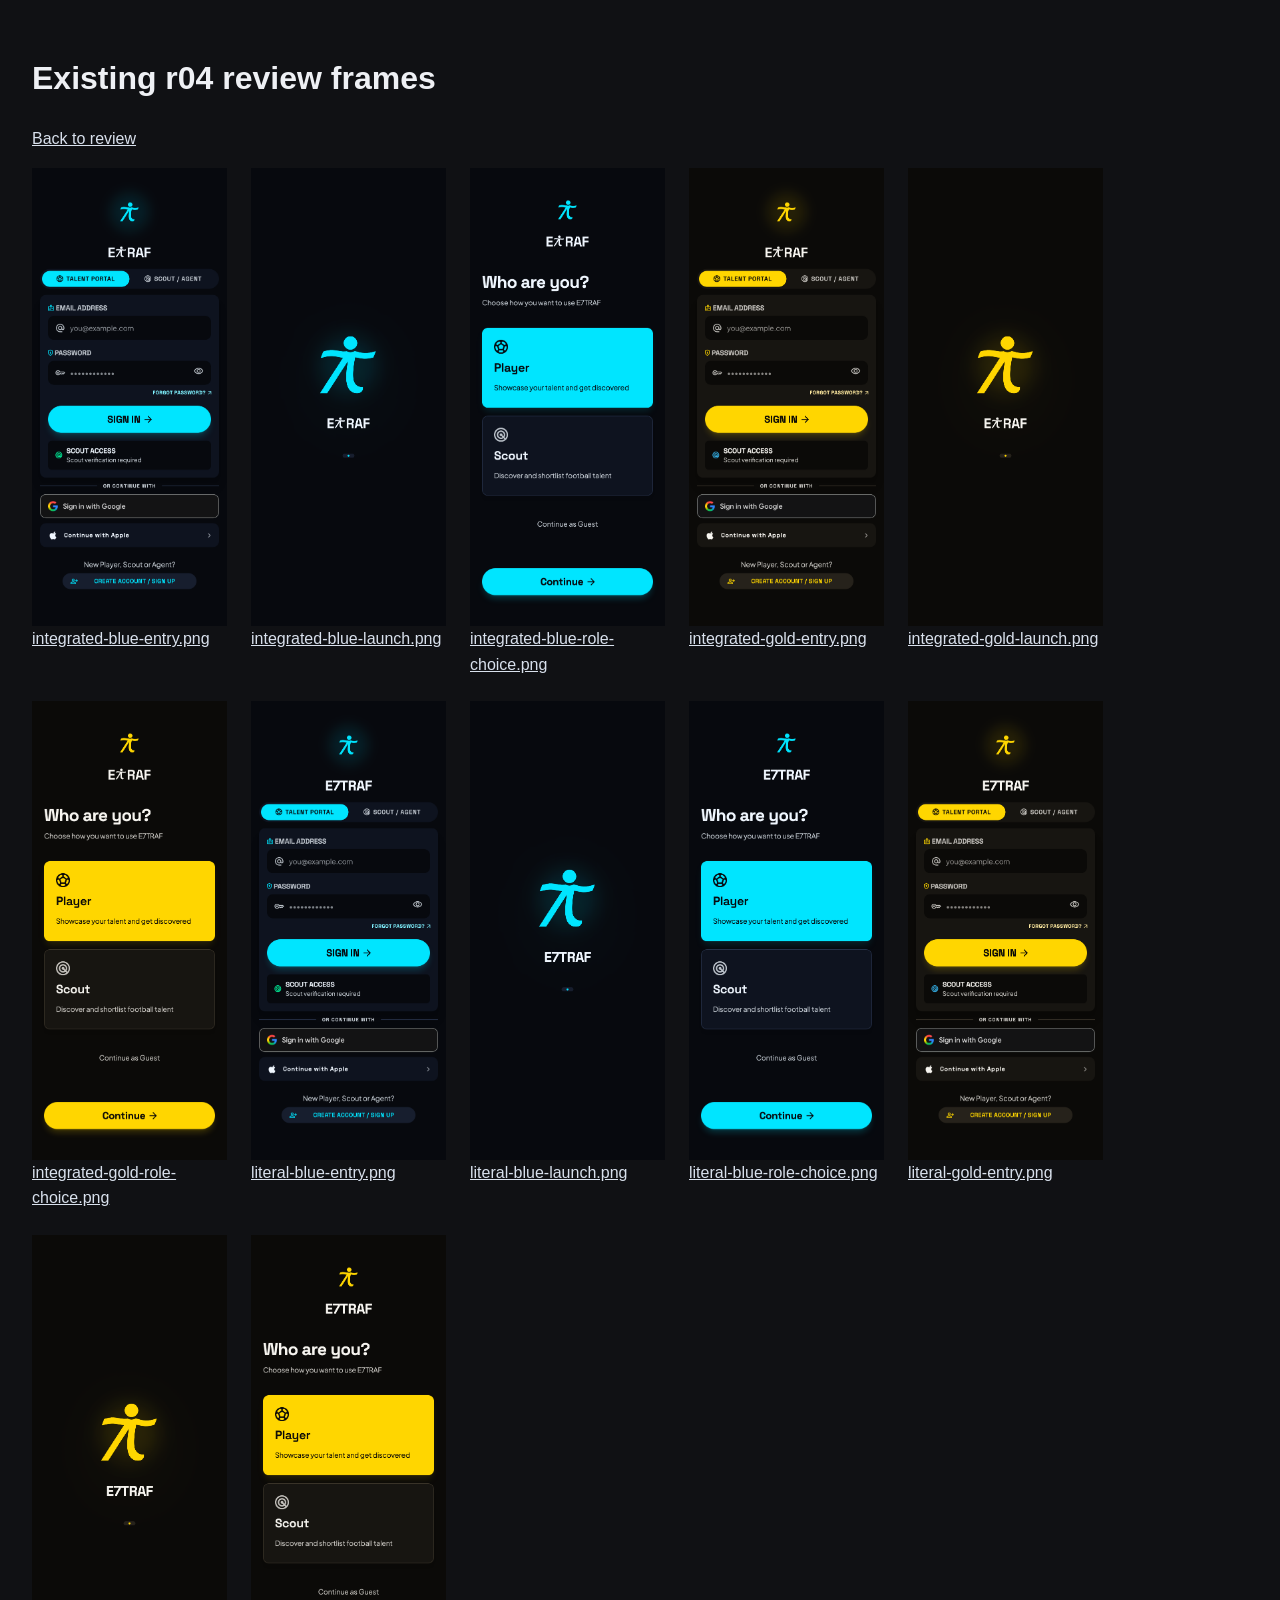
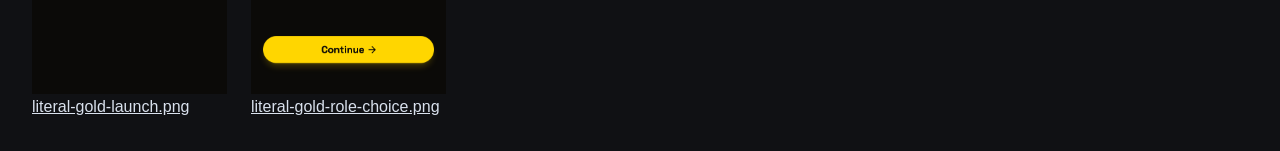
<file: frames/index.html>
<!doctype html><html lang="en"><head><meta charset="utf-8"><meta name="viewport" content="width=device-width,initial-scale=1"><title>Existing r04 review frames</title><style>body{background:#101114;color:#eef0f4;font:16px/1.6 sans-serif;padding:24px}a{color:#d9e1ed}main{display:flex;gap:24px;flex-wrap:wrap}figure{margin:0}img{width:195px;height:auto;display:block}figcaption{max-width:195px}</style></head><body><h1>Existing r04 review frames</h1><p><a href="../index.html">Back to review</a></p><main><figure><a href="integrated-blue-entry.png"><img src="integrated-blue-entry.png" alt="integrated blue entry"></a><figcaption><a href="integrated-blue-entry.png">integrated-blue-entry.png</a></figcaption></figure><figure><a href="integrated-blue-launch.png"><img src="integrated-blue-launch.png" alt="integrated blue launch"></a><figcaption><a href="integrated-blue-launch.png">integrated-blue-launch.png</a></figcaption></figure><figure><a href="integrated-blue-role-choice.png"><img src="integrated-blue-role-choice.png" alt="integrated blue role choice"></a><figcaption><a href="integrated-blue-role-choice.png">integrated-blue-role-choice.png</a></figcaption></figure><figure><a href="integrated-gold-entry.png"><img src="integrated-gold-entry.png" alt="integrated gold entry"></a><figcaption><a href="integrated-gold-entry.png">integrated-gold-entry.png</a></figcaption></figure><figure><a href="integrated-gold-launch.png"><img src="integrated-gold-launch.png" alt="integrated gold launch"></a><figcaption><a href="integrated-gold-launch.png">integrated-gold-launch.png</a></figcaption></figure><figure><a href="integrated-gold-role-choice.png"><img src="integrated-gold-role-choice.png" alt="integrated gold role choice"></a><figcaption><a href="integrated-gold-role-choice.png">integrated-gold-role-choice.png</a></figcaption></figure><figure><a href="literal-blue-entry.png"><img src="literal-blue-entry.png" alt="literal blue entry"></a><figcaption><a href="literal-blue-entry.png">literal-blue-entry.png</a></figcaption></figure><figure><a href="literal-blue-launch.png"><img src="literal-blue-launch.png" alt="literal blue launch"></a><figcaption><a href="literal-blue-launch.png">literal-blue-launch.png</a></figcaption></figure><figure><a href="literal-blue-role-choice.png"><img src="literal-blue-role-choice.png" alt="literal blue role choice"></a><figcaption><a href="literal-blue-role-choice.png">literal-blue-role-choice.png</a></figcaption></figure><figure><a href="literal-gold-entry.png"><img src="literal-gold-entry.png" alt="literal gold entry"></a><figcaption><a href="literal-gold-entry.png">literal-gold-entry.png</a></figcaption></figure><figure><a href="literal-gold-launch.png"><img src="literal-gold-launch.png" alt="literal gold launch"></a><figcaption><a href="literal-gold-launch.png">literal-gold-launch.png</a></figcaption></figure><figure><a href="literal-gold-role-choice.png"><img src="literal-gold-role-choice.png" alt="literal gold role choice"></a><figcaption><a href="literal-gold-role-choice.png">literal-gold-role-choice.png</a></figcaption></figure></main></body></html>
</file>
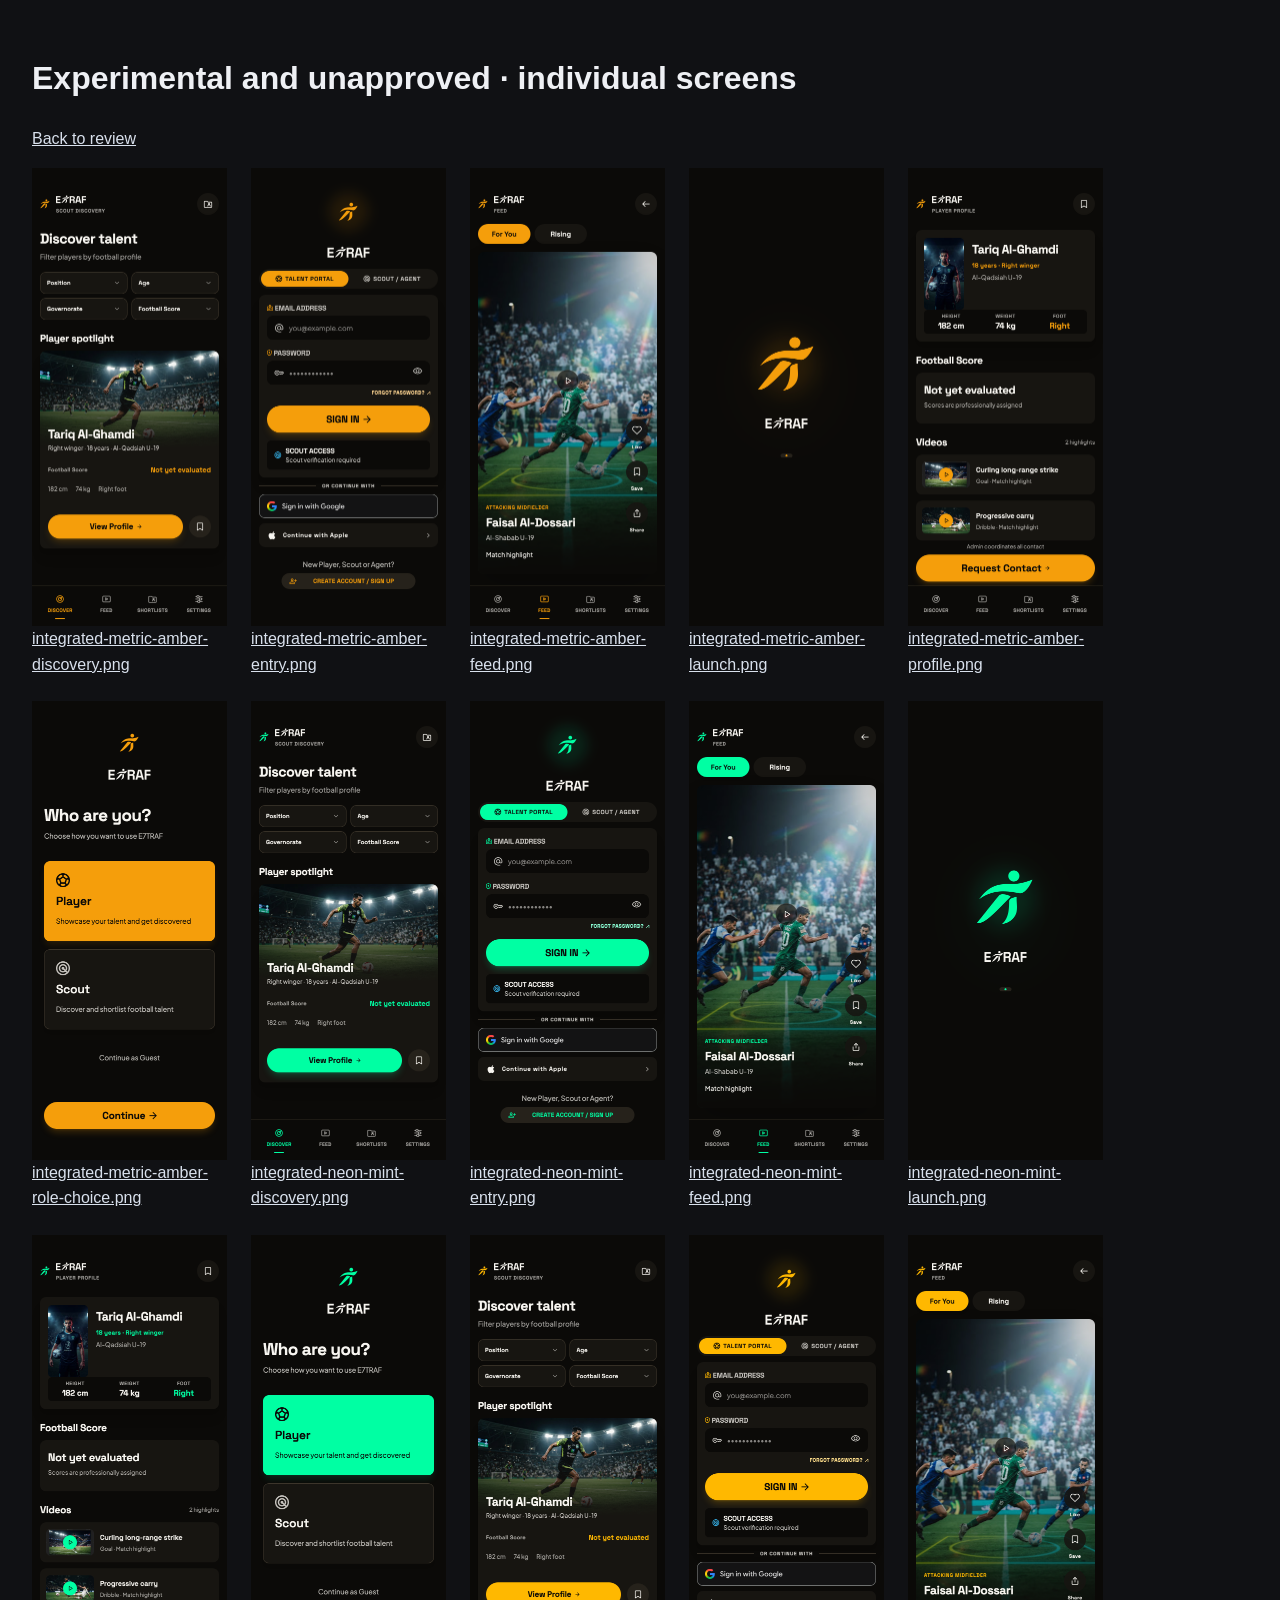
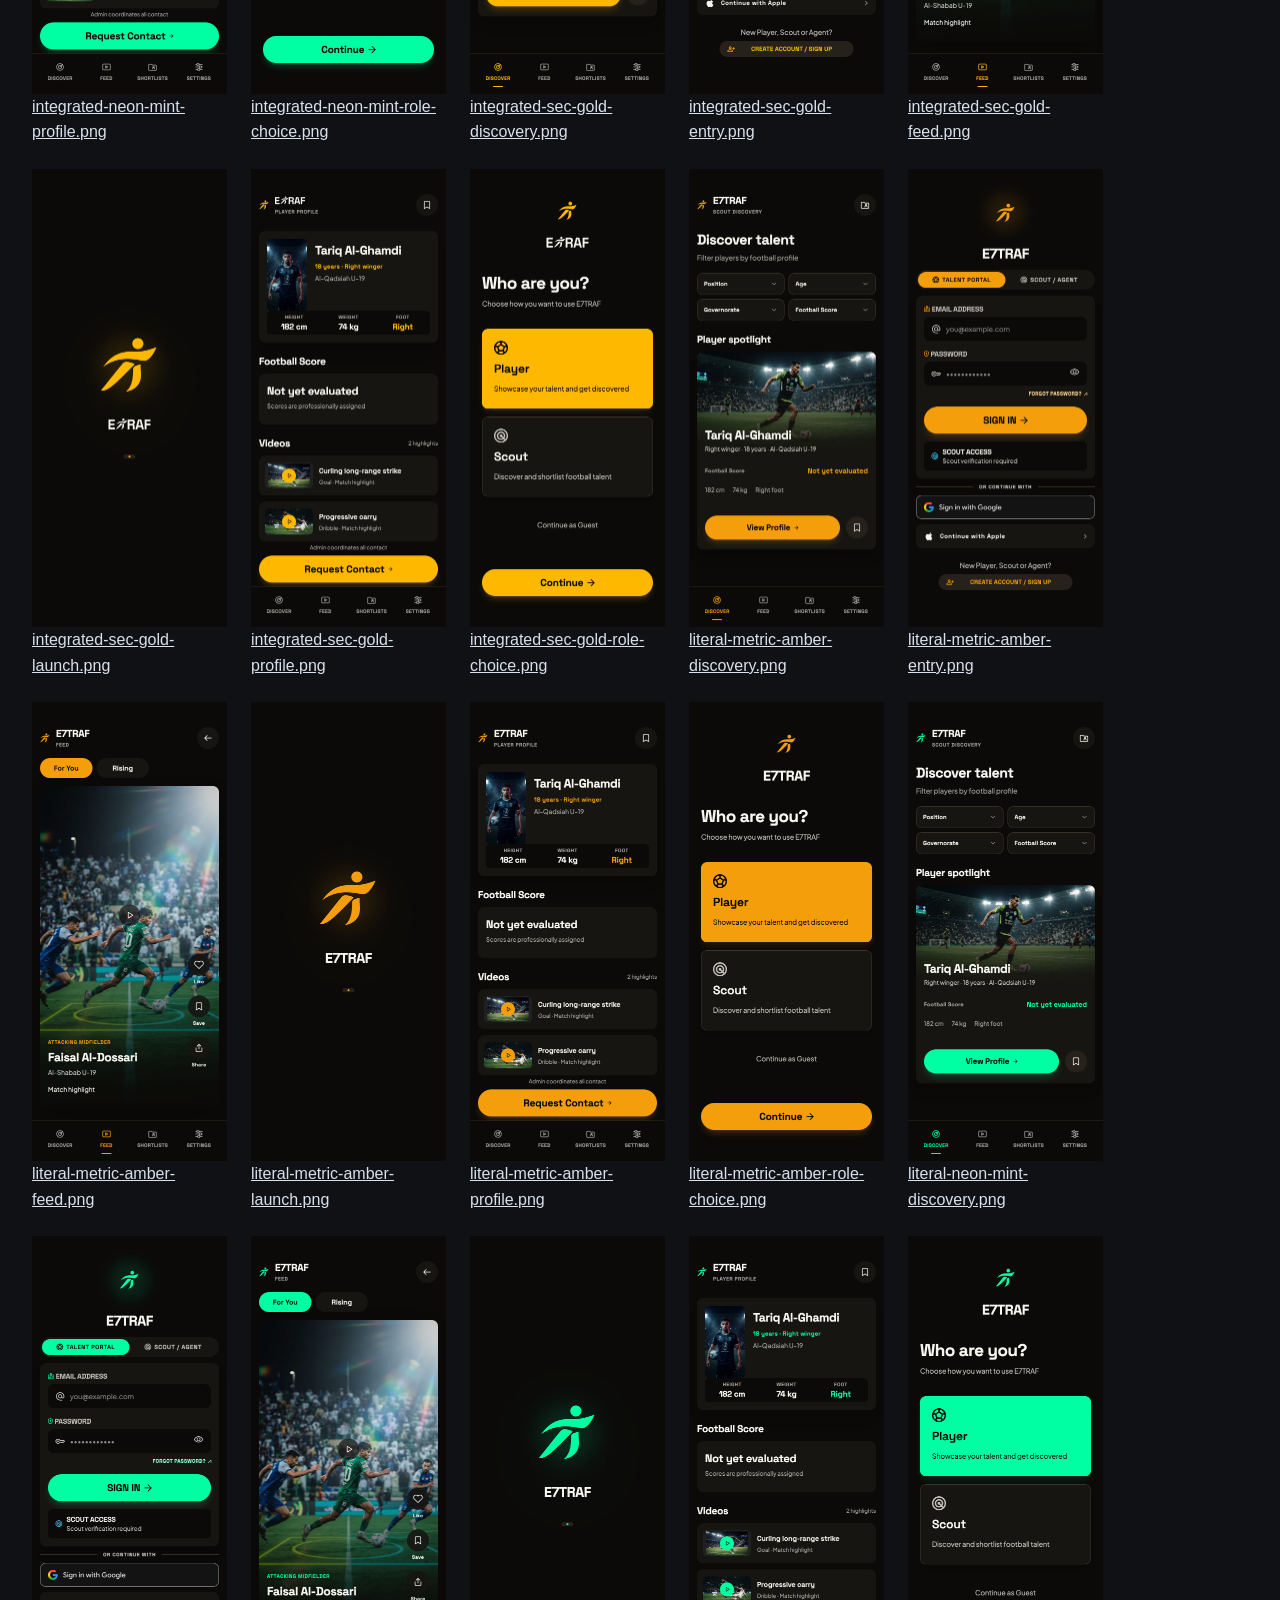
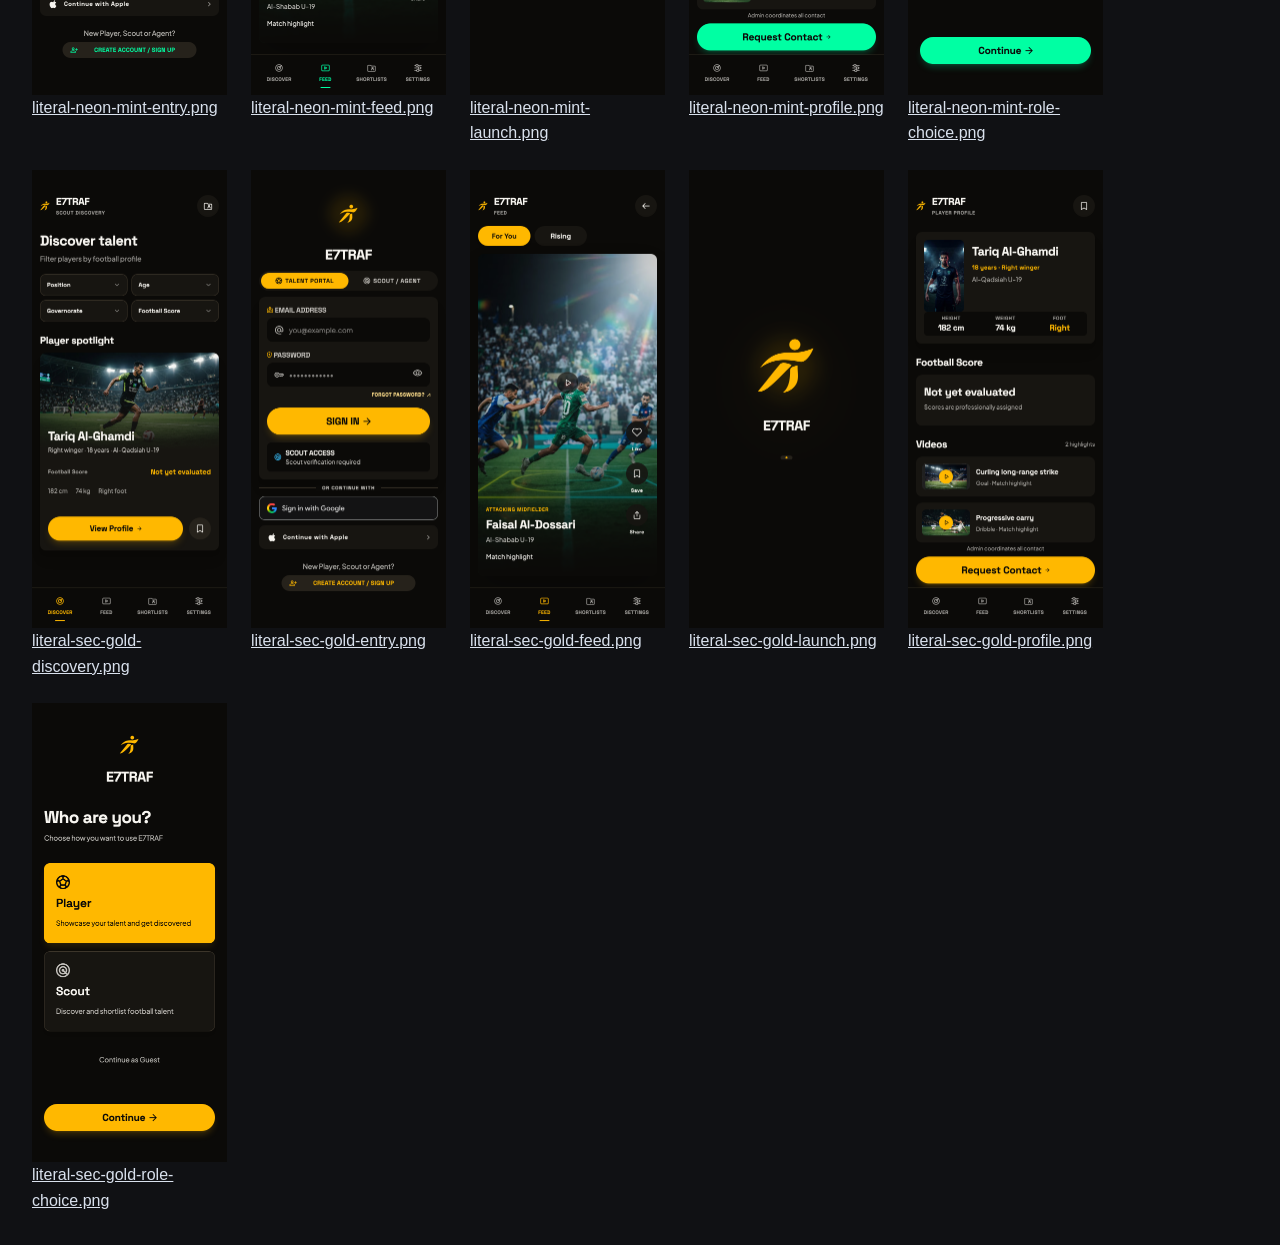
<file: experiments/frames/index.html>
<!doctype html><html lang="en"><head><meta charset="utf-8"><meta name="viewport" content="width=device-width,initial-scale=1"><title>Experimental and unapproved · individual screens</title><style>body{background:#101114;color:#eef0f4;font:16px/1.6 sans-serif;padding:24px}a{color:#d9e1ed}main{display:flex;gap:24px;flex-wrap:wrap}figure{margin:0}img{width:195px;height:auto;display:block}figcaption{max-width:195px}</style></head><body><h1>Experimental and unapproved · individual screens</h1><p><a href="../index.html">Back to review</a></p><main><figure><a href="integrated-metric-amber-discovery.png"><img src="integrated-metric-amber-discovery.png" alt="integrated metric amber discovery"></a><figcaption><a href="integrated-metric-amber-discovery.png">integrated-metric-amber-discovery.png</a></figcaption></figure><figure><a href="integrated-metric-amber-entry.png"><img src="integrated-metric-amber-entry.png" alt="integrated metric amber entry"></a><figcaption><a href="integrated-metric-amber-entry.png">integrated-metric-amber-entry.png</a></figcaption></figure><figure><a href="integrated-metric-amber-feed.png"><img src="integrated-metric-amber-feed.png" alt="integrated metric amber feed"></a><figcaption><a href="integrated-metric-amber-feed.png">integrated-metric-amber-feed.png</a></figcaption></figure><figure><a href="integrated-metric-amber-launch.png"><img src="integrated-metric-amber-launch.png" alt="integrated metric amber launch"></a><figcaption><a href="integrated-metric-amber-launch.png">integrated-metric-amber-launch.png</a></figcaption></figure><figure><a href="integrated-metric-amber-profile.png"><img src="integrated-metric-amber-profile.png" alt="integrated metric amber profile"></a><figcaption><a href="integrated-metric-amber-profile.png">integrated-metric-amber-profile.png</a></figcaption></figure><figure><a href="integrated-metric-amber-role-choice.png"><img src="integrated-metric-amber-role-choice.png" alt="integrated metric amber role choice"></a><figcaption><a href="integrated-metric-amber-role-choice.png">integrated-metric-amber-role-choice.png</a></figcaption></figure><figure><a href="integrated-neon-mint-discovery.png"><img src="integrated-neon-mint-discovery.png" alt="integrated neon mint discovery"></a><figcaption><a href="integrated-neon-mint-discovery.png">integrated-neon-mint-discovery.png</a></figcaption></figure><figure><a href="integrated-neon-mint-entry.png"><img src="integrated-neon-mint-entry.png" alt="integrated neon mint entry"></a><figcaption><a href="integrated-neon-mint-entry.png">integrated-neon-mint-entry.png</a></figcaption></figure><figure><a href="integrated-neon-mint-feed.png"><img src="integrated-neon-mint-feed.png" alt="integrated neon mint feed"></a><figcaption><a href="integrated-neon-mint-feed.png">integrated-neon-mint-feed.png</a></figcaption></figure><figure><a href="integrated-neon-mint-launch.png"><img src="integrated-neon-mint-launch.png" alt="integrated neon mint launch"></a><figcaption><a href="integrated-neon-mint-launch.png">integrated-neon-mint-launch.png</a></figcaption></figure><figure><a href="integrated-neon-mint-profile.png"><img src="integrated-neon-mint-profile.png" alt="integrated neon mint profile"></a><figcaption><a href="integrated-neon-mint-profile.png">integrated-neon-mint-profile.png</a></figcaption></figure><figure><a href="integrated-neon-mint-role-choice.png"><img src="integrated-neon-mint-role-choice.png" alt="integrated neon mint role choice"></a><figcaption><a href="integrated-neon-mint-role-choice.png">integrated-neon-mint-role-choice.png</a></figcaption></figure><figure><a href="integrated-sec-gold-discovery.png"><img src="integrated-sec-gold-discovery.png" alt="integrated sec gold discovery"></a><figcaption><a href="integrated-sec-gold-discovery.png">integrated-sec-gold-discovery.png</a></figcaption></figure><figure><a href="integrated-sec-gold-entry.png"><img src="integrated-sec-gold-entry.png" alt="integrated sec gold entry"></a><figcaption><a href="integrated-sec-gold-entry.png">integrated-sec-gold-entry.png</a></figcaption></figure><figure><a href="integrated-sec-gold-feed.png"><img src="integrated-sec-gold-feed.png" alt="integrated sec gold feed"></a><figcaption><a href="integrated-sec-gold-feed.png">integrated-sec-gold-feed.png</a></figcaption></figure><figure><a href="integrated-sec-gold-launch.png"><img src="integrated-sec-gold-launch.png" alt="integrated sec gold launch"></a><figcaption><a href="integrated-sec-gold-launch.png">integrated-sec-gold-launch.png</a></figcaption></figure><figure><a href="integrated-sec-gold-profile.png"><img src="integrated-sec-gold-profile.png" alt="integrated sec gold profile"></a><figcaption><a href="integrated-sec-gold-profile.png">integrated-sec-gold-profile.png</a></figcaption></figure><figure><a href="integrated-sec-gold-role-choice.png"><img src="integrated-sec-gold-role-choice.png" alt="integrated sec gold role choice"></a><figcaption><a href="integrated-sec-gold-role-choice.png">integrated-sec-gold-role-choice.png</a></figcaption></figure><figure><a href="literal-metric-amber-discovery.png"><img src="literal-metric-amber-discovery.png" alt="literal metric amber discovery"></a><figcaption><a href="literal-metric-amber-discovery.png">literal-metric-amber-discovery.png</a></figcaption></figure><figure><a href="literal-metric-amber-entry.png"><img src="literal-metric-amber-entry.png" alt="literal metric amber entry"></a><figcaption><a href="literal-metric-amber-entry.png">literal-metric-amber-entry.png</a></figcaption></figure><figure><a href="literal-metric-amber-feed.png"><img src="literal-metric-amber-feed.png" alt="literal metric amber feed"></a><figcaption><a href="literal-metric-amber-feed.png">literal-metric-amber-feed.png</a></figcaption></figure><figure><a href="literal-metric-amber-launch.png"><img src="literal-metric-amber-launch.png" alt="literal metric amber launch"></a><figcaption><a href="literal-metric-amber-launch.png">literal-metric-amber-launch.png</a></figcaption></figure><figure><a href="literal-metric-amber-profile.png"><img src="literal-metric-amber-profile.png" alt="literal metric amber profile"></a><figcaption><a href="literal-metric-amber-profile.png">literal-metric-amber-profile.png</a></figcaption></figure><figure><a href="literal-metric-amber-role-choice.png"><img src="literal-metric-amber-role-choice.png" alt="literal metric amber role choice"></a><figcaption><a href="literal-metric-amber-role-choice.png">literal-metric-amber-role-choice.png</a></figcaption></figure><figure><a href="literal-neon-mint-discovery.png"><img src="literal-neon-mint-discovery.png" alt="literal neon mint discovery"></a><figcaption><a href="literal-neon-mint-discovery.png">literal-neon-mint-discovery.png</a></figcaption></figure><figure><a href="literal-neon-mint-entry.png"><img src="literal-neon-mint-entry.png" alt="literal neon mint entry"></a><figcaption><a href="literal-neon-mint-entry.png">literal-neon-mint-entry.png</a></figcaption></figure><figure><a href="literal-neon-mint-feed.png"><img src="literal-neon-mint-feed.png" alt="literal neon mint feed"></a><figcaption><a href="literal-neon-mint-feed.png">literal-neon-mint-feed.png</a></figcaption></figure><figure><a href="literal-neon-mint-launch.png"><img src="literal-neon-mint-launch.png" alt="literal neon mint launch"></a><figcaption><a href="literal-neon-mint-launch.png">literal-neon-mint-launch.png</a></figcaption></figure><figure><a href="literal-neon-mint-profile.png"><img src="literal-neon-mint-profile.png" alt="literal neon mint profile"></a><figcaption><a href="literal-neon-mint-profile.png">literal-neon-mint-profile.png</a></figcaption></figure><figure><a href="literal-neon-mint-role-choice.png"><img src="literal-neon-mint-role-choice.png" alt="literal neon mint role choice"></a><figcaption><a href="literal-neon-mint-role-choice.png">literal-neon-mint-role-choice.png</a></figcaption></figure><figure><a href="literal-sec-gold-discovery.png"><img src="literal-sec-gold-discovery.png" alt="literal sec gold discovery"></a><figcaption><a href="literal-sec-gold-discovery.png">literal-sec-gold-discovery.png</a></figcaption></figure><figure><a href="literal-sec-gold-entry.png"><img src="literal-sec-gold-entry.png" alt="literal sec gold entry"></a><figcaption><a href="literal-sec-gold-entry.png">literal-sec-gold-entry.png</a></figcaption></figure><figure><a href="literal-sec-gold-feed.png"><img src="literal-sec-gold-feed.png" alt="literal sec gold feed"></a><figcaption><a href="literal-sec-gold-feed.png">literal-sec-gold-feed.png</a></figcaption></figure><figure><a href="literal-sec-gold-launch.png"><img src="literal-sec-gold-launch.png" alt="literal sec gold launch"></a><figcaption><a href="literal-sec-gold-launch.png">literal-sec-gold-launch.png</a></figcaption></figure><figure><a href="literal-sec-gold-profile.png"><img src="literal-sec-gold-profile.png" alt="literal sec gold profile"></a><figcaption><a href="literal-sec-gold-profile.png">literal-sec-gold-profile.png</a></figcaption></figure><figure><a href="literal-sec-gold-role-choice.png"><img src="literal-sec-gold-role-choice.png" alt="literal sec gold role choice"></a><figcaption><a href="literal-sec-gold-role-choice.png">literal-sec-gold-role-choice.png</a></figcaption></figure></main></body></html>
</file>
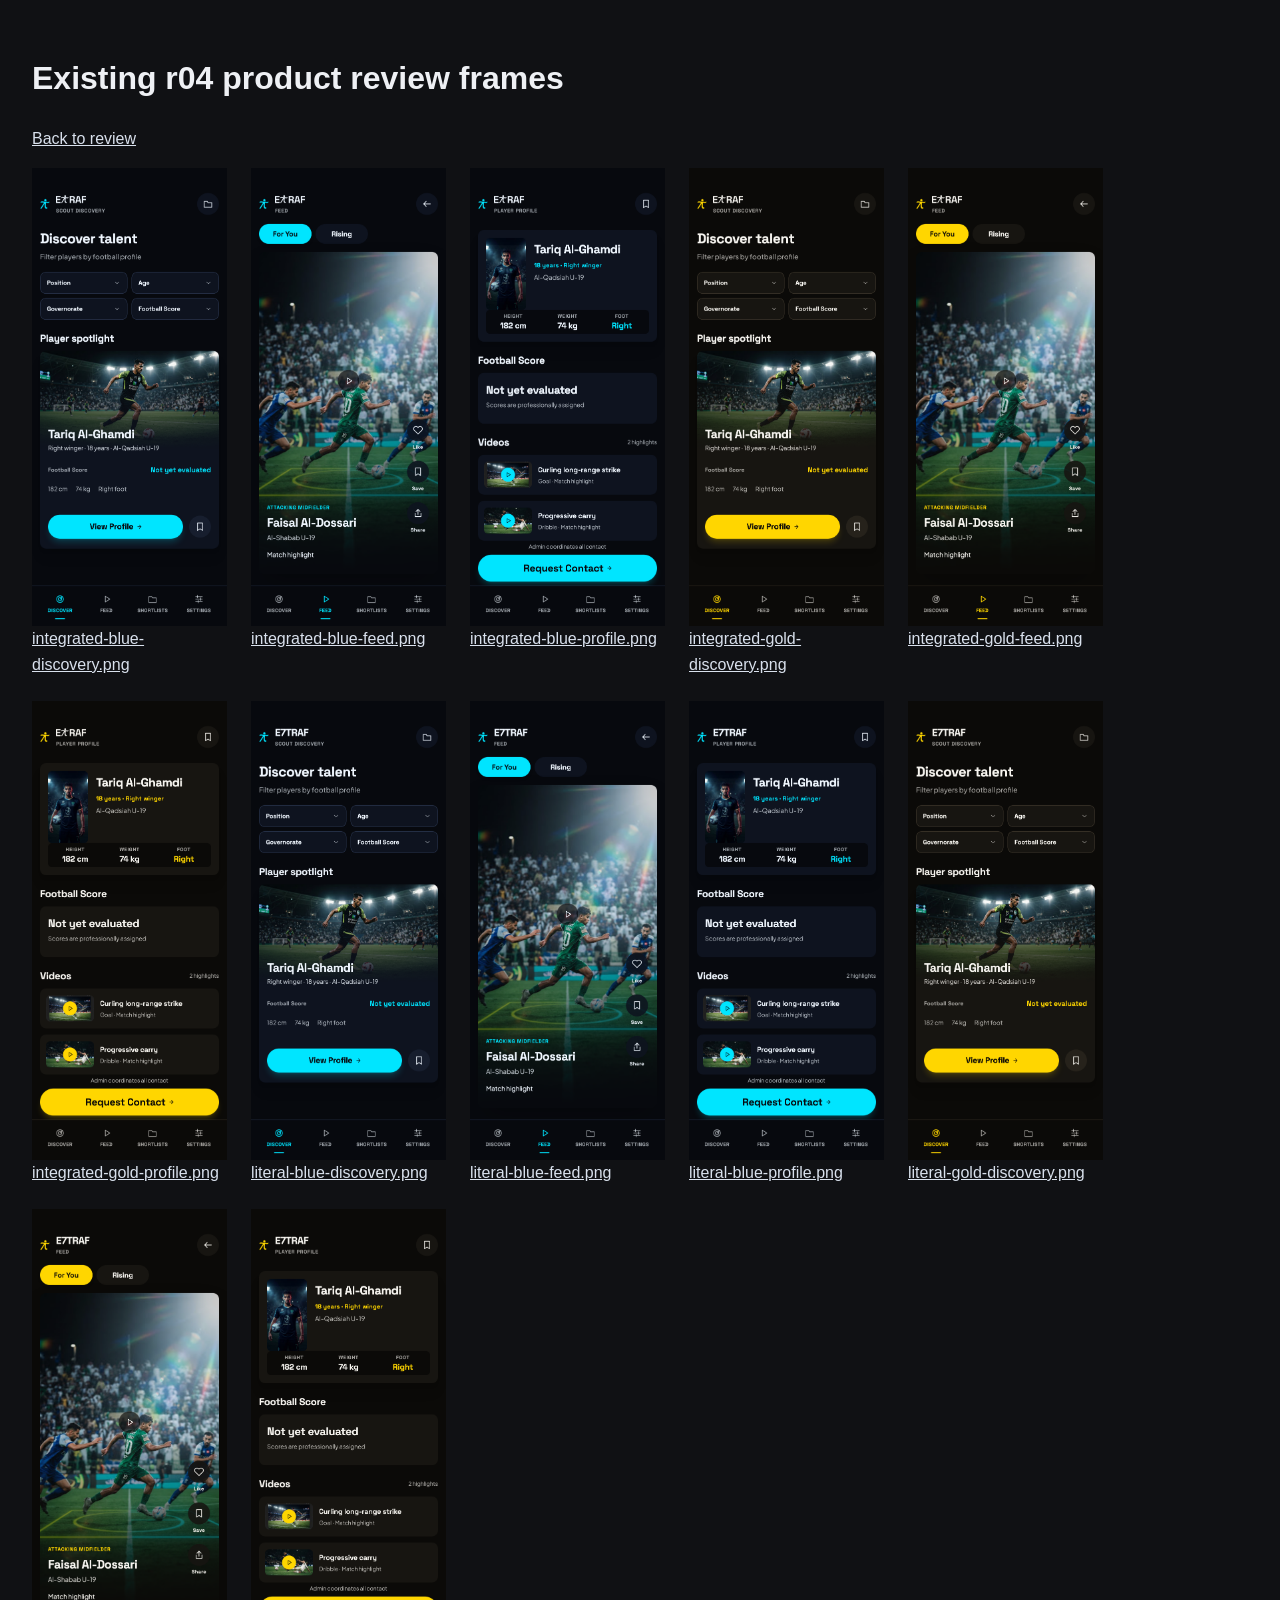
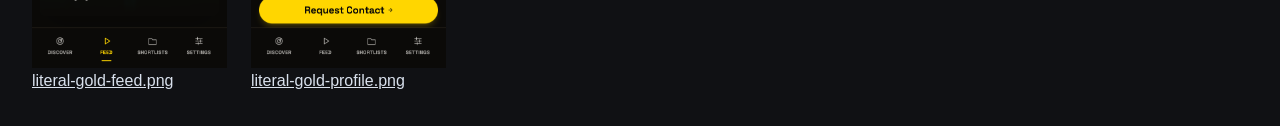
<file: extension/frames/index.html>
<!doctype html><html lang="en"><head><meta charset="utf-8"><meta name="viewport" content="width=device-width,initial-scale=1"><title>Existing r04 product review frames</title><style>body{background:#101114;color:#eef0f4;font:16px/1.6 sans-serif;padding:24px}a{color:#d9e1ed}main{display:flex;gap:24px;flex-wrap:wrap}figure{margin:0}img{width:195px;height:auto;display:block}figcaption{max-width:195px}</style></head><body><h1>Existing r04 product review frames</h1><p><a href="../../index.html#extension-start">Back to review</a></p><main><figure><a href="integrated-blue-discovery.png"><img src="integrated-blue-discovery.png" alt="integrated blue discovery"></a><figcaption><a href="integrated-blue-discovery.png">integrated-blue-discovery.png</a></figcaption></figure><figure><a href="integrated-blue-feed.png"><img src="integrated-blue-feed.png" alt="integrated blue feed"></a><figcaption><a href="integrated-blue-feed.png">integrated-blue-feed.png</a></figcaption></figure><figure><a href="integrated-blue-profile.png"><img src="integrated-blue-profile.png" alt="integrated blue profile"></a><figcaption><a href="integrated-blue-profile.png">integrated-blue-profile.png</a></figcaption></figure><figure><a href="integrated-gold-discovery.png"><img src="integrated-gold-discovery.png" alt="integrated gold discovery"></a><figcaption><a href="integrated-gold-discovery.png">integrated-gold-discovery.png</a></figcaption></figure><figure><a href="integrated-gold-feed.png"><img src="integrated-gold-feed.png" alt="integrated gold feed"></a><figcaption><a href="integrated-gold-feed.png">integrated-gold-feed.png</a></figcaption></figure><figure><a href="integrated-gold-profile.png"><img src="integrated-gold-profile.png" alt="integrated gold profile"></a><figcaption><a href="integrated-gold-profile.png">integrated-gold-profile.png</a></figcaption></figure><figure><a href="literal-blue-discovery.png"><img src="literal-blue-discovery.png" alt="literal blue discovery"></a><figcaption><a href="literal-blue-discovery.png">literal-blue-discovery.png</a></figcaption></figure><figure><a href="literal-blue-feed.png"><img src="literal-blue-feed.png" alt="literal blue feed"></a><figcaption><a href="literal-blue-feed.png">literal-blue-feed.png</a></figcaption></figure><figure><a href="literal-blue-profile.png"><img src="literal-blue-profile.png" alt="literal blue profile"></a><figcaption><a href="literal-blue-profile.png">literal-blue-profile.png</a></figcaption></figure><figure><a href="literal-gold-discovery.png"><img src="literal-gold-discovery.png" alt="literal gold discovery"></a><figcaption><a href="literal-gold-discovery.png">literal-gold-discovery.png</a></figcaption></figure><figure><a href="literal-gold-feed.png"><img src="literal-gold-feed.png" alt="literal gold feed"></a><figcaption><a href="literal-gold-feed.png">literal-gold-feed.png</a></figcaption></figure><figure><a href="literal-gold-profile.png"><img src="literal-gold-profile.png" alt="literal gold profile"></a><figcaption><a href="literal-gold-profile.png">literal-gold-profile.png</a></figcaption></figure></main></body></html>
</file>
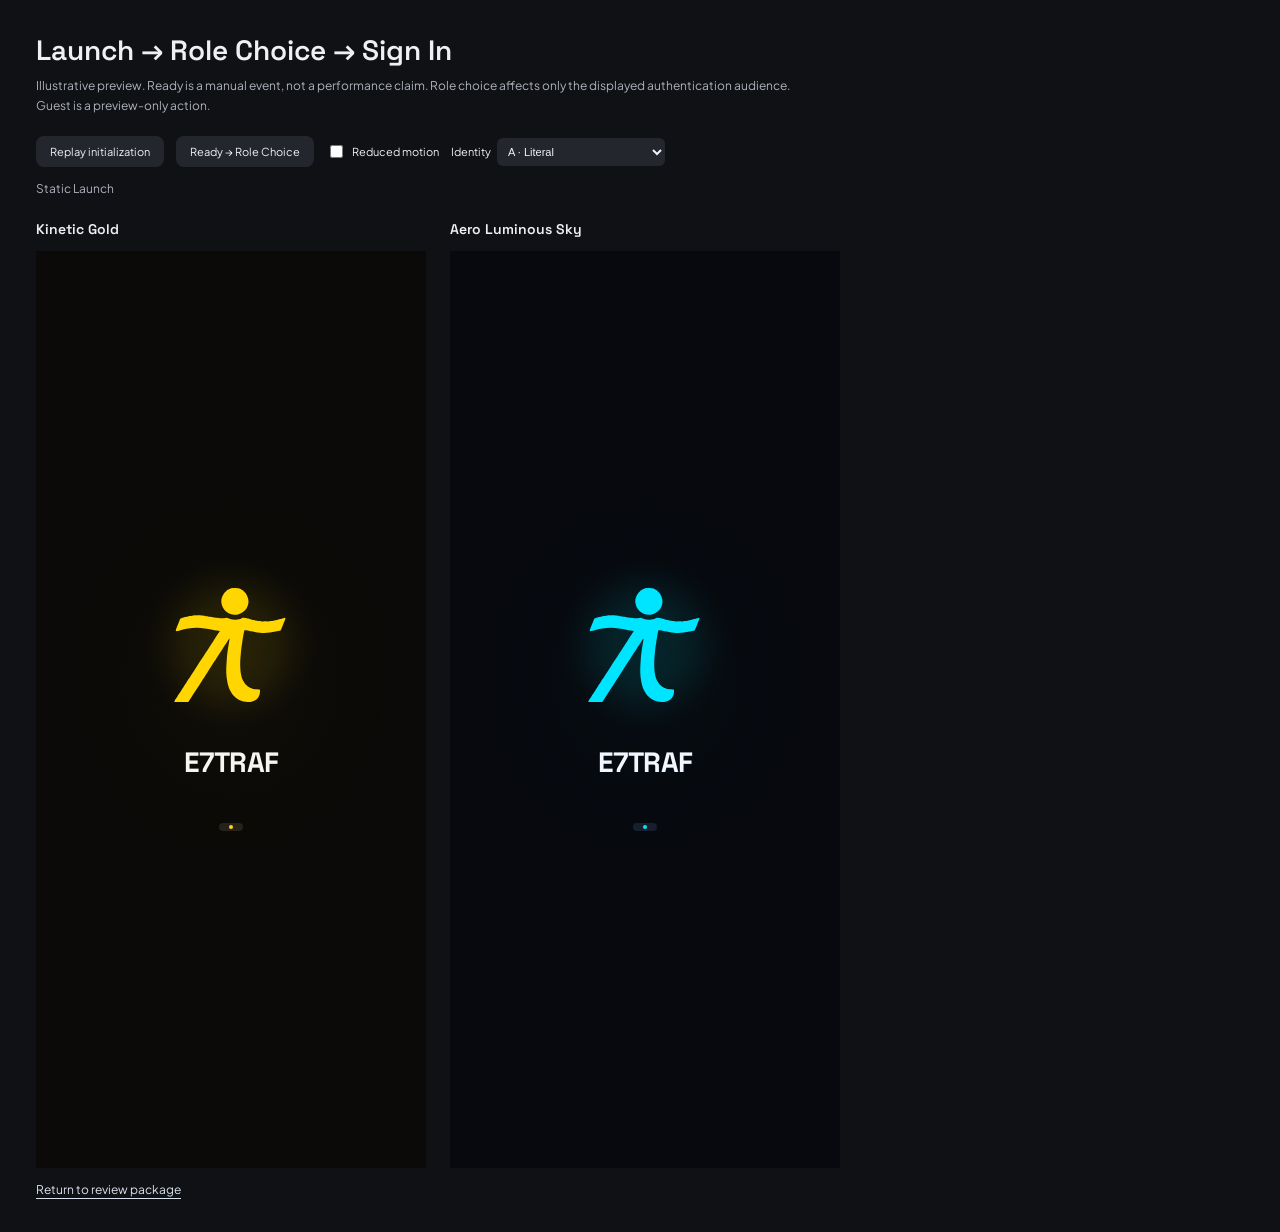
<file: motion.html>
<!doctype html><html lang="en" dir="ltr"><head><meta charset="utf-8"><meta name="viewport" content="width=device-width,initial-scale=1"><title>E7TRAF · r04 motion and flow proposal</title><link rel="stylesheet" href="design.css"><link rel="stylesheet" href="package.css"><link rel="stylesheet" href="motion.css"></head><body><main class="motion-page"><h1>Launch → Role Choice → Sign In</h1><p class="section-note">Illustrative preview. Ready is a manual event, not a performance claim. Role choice affects only the displayed authentication audience.<br>Guest is a preview-only action.</p><nav class="motion-controls"><button id="replay">Replay initialization</button><button id="ready">Ready → Role Choice</button><label><input id="reduce" type="checkbox"> Reduced motion</label><label>Identity <select id="identity-version"><option value="literal">A · Literal</option><option value="integrated">B · Integrated · unapproved</option></select></label></nav><p id="motion-status" class="section-note" role="status">Static Launch</p><div class="motion-board"><section><h2>Kinetic Gold</h2><div class="motion-stage gold"><article class="screen entry gold" data-screen="entry" data-palette="gold" data-identity="literal" aria-label="Sign In / Entry — gold">
<div class="entry-content"><header class="brand-lockup"><div class="brand-symbol"><div class="identity-slot"><span><svg role="img" aria-label="E7TRAF Final Horizon symbol" width="40" height="56" viewBox="0 0 40 56" fill="none" xmlns="http://www.w3.org/2000/svg">
<g clip-path="url(#horizon-clip-0)">
<g clip-path="url(#horizon-clip-1)">
<g clip-path="url(#horizon-clip-2)">
<path d="M3.15469 19.1826C3.10789 19.2432 3.10354 19.2014 3.081 19.2403C2.88657 19.5761 2.76369 20.0373 2.6225 20.4042C2.42458 20.9185 2.19401 21.4201 2.00045 21.9356C1.83426 22.3782 1.64314 22.751 1.58072 23.2219C1.63377 23.2702 1.60725 23.3145 1.68455 23.3474C1.94078 23.4566 2.56792 23.2351 2.84841 23.1588C3.47695 22.9876 4.10758 22.8116 4.74734 22.6875C5.09668 22.6197 5.4345 22.5136 5.78869 22.4703C6.79083 22.3475 7.77588 22.2123 8.79022 22.2323C10.4687 22.2654 12.1122 22.6132 13.7519 22.9195C14.2411 23.0108 14.7325 23.0831 15.2221 23.1731C15.5588 23.235 15.9072 23.2574 16.233 23.3444C16.2246 23.3631 16.2387 23.3861 16.2329 23.4057C16.199 23.5199 15.8608 23.9677 15.7734 24.1111C15.743 24.1607 15.6705 24.2124 15.6479 24.2633C15.5536 24.4752 15.4186 24.6661 15.2833 24.8572C15.1902 24.9886 15.027 25.1647 14.9612 25.3046C14.8168 25.6119 14.5873 25.8649 14.4234 26.1622C14.2741 26.4331 14.0971 26.6866 13.9489 26.9585C13.8787 27.0875 13.7677 27.1995 13.6902 27.3261C13.3098 27.9471 12.8923 28.5466 12.5092 29.1637C12.3326 29.4483 12.1795 29.7636 11.9755 30.0287C11.7307 30.347 11.5279 30.6991 11.3017 31.0316C11.1295 31.2848 10.9446 31.5345 10.7874 31.7977C10.4667 32.3345 10.113 32.8458 9.77031 33.3701C9.36424 33.9914 8.9648 34.6127 8.54869 35.2281C8.5191 35.2719 8.51187 35.3027 8.4919 35.3506C8.43659 35.4829 8.30807 35.593 8.23732 35.7181C8.13153 35.9051 8.01343 36.0858 7.90342 36.2694C7.77649 36.4812 7.61717 36.6772 7.47947 36.882C7.39867 37.0021 7.33919 37.1388 7.25882 37.2606C7.04339 37.5869 6.82354 37.9097 6.59659 38.2296C6.4897 38.3802 6.41435 38.5633 6.3115 38.7196C6.20584 38.8803 6.07695 39.0293 5.97245 39.1916C5.67891 39.6477 5.38838 40.1038 5.09239 40.5573C5.03371 40.6472 4.99034 40.7494 4.9311 40.8371C4.8413 40.9701 4.72345 41.0899 4.64437 41.2311C4.46881 41.5444 4.23928 41.8281 4.07567 42.15C4.02875 42.2423 3.94256 42.3189 3.88976 42.41C3.39941 43.2562 2.82856 44.0521 2.29711 44.8735C2.23898 44.9633 2.19089 45.0585 2.13858 45.1515C2.04277 45.3218 1.90562 45.47 1.80878 45.6415C1.76939 45.7114 1.69766 45.759 1.65337 45.8253C1.57472 45.9429 1.53135 46.079 1.45074 46.1928C1.40284 46.2605 1.32798 46.3068 1.2813 46.3766C1.21337 46.478 1.27812 46.5843 1.23689 46.6829C1.20939 46.7487 1.1044 46.756 1.07199 46.8096C1.06072 46.8282 1.04449 46.8453 1.04026 46.8667C1.03622 46.8869 1.06005 46.9109 1.04841 46.9279C1.08112 46.9395 1.1025 46.9723 1.13325 46.9883C1.23677 47.0423 1.44774 47.0001 1.56204 46.999C1.92957 46.9956 2.29711 46.9941 2.66464 46.9933C3.68449 46.9911 4.71169 47.0273 5.72939 46.9892C5.92406 46.7662 5.7131 47.0559 5.81092 46.9279C5.89699 46.8154 5.96241 46.6832 6.0323 46.5604C6.19689 46.2709 6.39996 45.9914 6.58501 45.7138C7.03334 45.0412 7.48388 44.3704 7.9066 43.6814C8.14967 43.2852 8.43028 42.9074 8.68351 42.5175C9.10476 41.8689 9.49968 41.199 9.92933 40.5573C10.2653 40.0555 10.6237 39.5545 10.9149 39.0259C10.975 38.9169 11.0671 38.8261 11.13 38.7196C11.4387 38.1968 11.8121 37.7103 12.1201 37.1882C12.618 36.3443 13.1483 35.5147 13.6907 34.7014C13.9095 34.3734 14.1038 34.0268 14.3212 33.6967C14.6419 33.2097 14.9809 32.7293 15.2732 32.2265C15.6284 31.6156 16.0755 31.0576 16.4381 30.4501C16.5136 30.3237 16.632 30.2145 16.6966 30.0826C16.8126 29.8453 16.9954 29.639 17.1283 29.4088C17.4682 28.8201 17.8781 28.272 18.2355 27.6936C18.3495 27.5092 18.4937 27.3326 18.5946 27.1423C18.8365 26.6863 19.1062 26.202 19.4487 25.8153C19.4513 25.838 19.4946 25.835 19.504 25.8559C19.5206 25.8926 19.4756 26.1642 19.4718 26.2235C19.4472 26.612 19.347 27.0019 19.285 27.3873C19.1404 28.2874 18.9806 29.1805 18.8662 30.0826C18.7888 30.6935 18.7096 31.3058 18.654 31.9203C18.6097 32.4093 18.5964 32.9009 18.5581 33.3904C18.4245 35.095 18.3467 36.83 18.5069 38.5359C18.5474 38.9671 18.6403 39.3961 18.7154 39.8222C18.7694 40.1285 18.8127 40.4364 18.8738 40.7411C19.0589 41.6644 19.4066 42.6112 19.8596 43.4363C20.1151 43.9016 20.4425 44.4569 20.8047 44.8452C21.6902 45.7946 22.8074 46.5849 24.1042 46.8345C26.3131 47.2596 28.996 46.86 29.5706 44.2939C29.6682 43.8581 29.6976 43.3895 29.6646 42.9463C29.1502 42.7363 30.1154 43.0118 29.6172 42.8514C29.5642 42.8343 29.489 42.86 29.4334 42.8519C29.2686 42.8279 29.1108 42.838 28.9434 42.8336C28.7806 42.8293 28.4077 42.8201 28.2695 42.788C28.2383 42.7807 28.1796 42.7471 28.147 42.7413C28.087 42.7305 28.0232 42.752 27.9633 42.7486C27.8775 42.7438 27.8042 42.6789 27.7182 42.663C27.5231 42.6268 27.2903 42.6244 27.1057 42.5544C26.9412 42.4921 26.776 42.4329 26.6156 42.3582C26.5306 42.3186 26.458 42.2427 26.3706 42.21C26.3094 42.187 26.2479 42.1843 26.1868 42.1616C26.0729 42.1192 25.9782 42.029 25.8761 41.9662C25.6648 41.8361 25.4761 41.6976 25.2858 41.5374C25.0498 41.3386 24.6082 40.8861 24.4656 40.6186C24.3671 40.4338 24.2729 40.2504 24.1736 40.0673C24.0939 39.9203 23.9799 39.7949 23.9101 39.6385C23.4177 38.5353 23.2248 37.3443 23.1276 36.1469C22.9681 34.1844 23.1285 32.219 23.3359 30.2663C23.4335 29.3478 23.5202 28.4176 23.6909 27.5098C23.7592 27.1471 23.7824 26.7723 23.8395 26.4072C23.9067 25.9769 23.9908 25.5497 24.0653 25.1209C24.1846 24.4339 24.2934 23.7327 24.4717 23.0662C26.1612 23.0492 23.0002 23.0326 24.5942 23.0418C24.7401 23.0427 24.881 23.0832 25.023 23.1081C25.4141 23.1767 25.7978 23.2742 26.1868 23.3579C26.3693 23.3972 26.556 23.4114 26.7381 23.448C27.125 23.5256 27.5111 23.6183 27.902 23.6753C28.4734 23.7586 29.0414 23.8647 29.6172 23.9187C31.3821 24.0842 33.1682 23.924 34.8852 23.5073C35.4479 23.3707 36.0866 23.3554 36.6003 23.0862C37.0028 22.0907 37.4575 21.1146 37.8104 20.0979C37.9134 19.8012 38.1122 19.4985 38.1121 19.1791C38.112 19.1102 38.2008 19.0497 38.1719 18.9953C38.1552 18.9637 38.0796 18.9956 38.0705 18.9611C38.0048 18.9653 37.9549 18.9243 37.8867 18.9446C37.7637 18.9811 37.6474 19.0516 37.5192 19.0779C37.3748 19.1076 37.2339 19.1188 37.0904 19.1606C37.0082 19.1844 36.9295 19.2305 36.8453 19.2456C36.6144 19.2871 36.3962 19.3648 36.1715 19.4319C36.0434 19.4703 35.8941 19.4553 35.7594 19.4853C35.7102 19.4963 35.6691 19.5328 35.6202 19.5474C35.3961 19.6147 35.1719 19.6772 34.9464 19.7373C34.8645 19.7592 34.7818 19.7443 34.7014 19.7624C34.5601 19.7944 34.4168 19.8578 34.2726 19.8757C34.1911 19.8859 34.1092 19.8746 34.0276 19.8893C33.8839 19.9149 33.7447 19.9805 33.5988 19.9959C33.458 20.0108 33.3095 19.9592 33.17 19.9935C33.1046 20.0094 33.0547 20.0505 32.9862 20.0589C32.8854 20.0712 32.7786 20.044 32.68 20.0628C32.4964 20.0976 32.318 20.1359 32.1287 20.1363C32.0656 20.1364 32.0072 20.1141 31.9449 20.1149C31.8433 20.1161 31.7402 20.145 31.6386 20.1479C31.5751 20.1497 31.5187 20.1188 31.4548 20.1229C31.214 20.1387 30.9609 20.1783 30.7198 20.1746C30.4726 20.1708 30.2294 20.082 29.9847 20.0673C29.6349 20.0464 29.2914 19.9773 28.9434 19.9773C28.8511 19.9773 28.7332 19.9297 28.6371 19.9191C28.5547 19.9101 28.477 19.8354 28.3921 19.8203C28.2729 19.7991 28.1457 19.8269 28.0245 19.801C27.8996 19.7742 27.7794 19.7084 27.657 19.6709C27.5608 19.6415 27.4499 19.6567 27.3507 19.6433C27.2279 19.6268 27.1058 19.5741 26.9832 19.5495C26.9187 19.5366 26.8633 19.4889 26.7994 19.4727C26.5949 19.4208 26.3913 19.3756 26.1868 19.3237C26.0792 19.2965 25.9872 19.2281 25.8806 19.2014C25.657 19.1454 25.4334 19.1196 25.2068 19.0892C25.1214 19.0777 25.0474 19.0261 24.9617 19.014C24.8442 18.9973 24.7097 19.0207 24.5942 18.9816C24.553 18.9677 24.5181 18.9266 24.4717 18.9229C24.3979 18.9169 24.3601 18.9636 24.2879 18.9664C24.2229 18.9689 24.1665 18.9471 24.1042 18.9354C24.0238 18.9203 23.9377 18.9466 23.8591 18.9542C23.6585 19.0564 23.4534 19.139 23.2466 19.2284C23.1827 19.2561 23.1282 19.3044 23.0628 19.3302C22.9615 19.3701 22.6416 19.3799 22.5115 19.3978C22.4268 19.4095 22.3447 19.488 22.2665 19.4941C22.1837 19.5006 22.1065 19.4749 22.0215 19.4836C21.7329 19.5133 21.4587 19.5808 21.1639 19.5634C20.7502 19.539 20.3459 19.4618 19.9388 19.3932C19.8719 19.3819 19.8191 19.346 19.755 19.3258C19.4424 19.2271 19.1517 19.0592 18.8362 18.9734C18.7668 18.9545 18.7187 18.9865 18.6524 18.9825C18.572 18.986 18.609 18.9648 18.5299 18.957C18.4448 18.9486 18.3677 19.0055 18.2849 19.0142C18.2053 19.0227 18.1196 19.0037 18.0398 19.0035C17.9563 19.0033 17.8776 19.0405 17.7948 19.0457C17.5702 19.0599 17.3449 19.0549 17.121 19.0564C16.8563 19.0582 16.5898 19.094 16.3247 19.0732C16.1445 19.0591 15.9511 19.0502 15.7734 19.0215C15.7032 19.0101 15.6581 18.9667 15.5896 18.9539C15.5244 18.9416 15.4682 18.9739 15.4058 18.9682C15.2153 18.9509 14.9796 18.9338 14.7933 18.9045C14.7307 18.8947 14.6744 18.8621 14.6095 18.8548C14.4525 18.8369 14.2711 18.8519 14.1195 18.8092C14.0382 18.7863 13.9571 18.7517 13.8744 18.7343C13.774 18.7131 13.6688 18.7252 13.5682 18.7019C13.445 18.6733 13.3237 18.6138 13.2006 18.5942C13.0972 18.5777 12.9968 18.597 12.8944 18.5883C12.7093 18.5726 12.5284 18.5148 12.343 18.4921C12.18 18.4721 12.0152 18.4742 11.853 18.4504C11.6915 18.4265 11.5228 18.3988 11.363 18.3643C11.2784 18.346 11.2052 18.3003 11.1179 18.2886C11.0473 18.2791 11.0656 18.2976 10.9954 18.2794C10.947 18.2668 10.9255 18.2408 10.8729 18.2316C10.6902 18.1993 10.5044 18.2199 10.3216 18.1966C9.83199 18.134 9.34158 18.1356 8.85147 18.1176C8.74942 18.1138 8.64743 18.1472 8.54519 18.1473C8.38109 18.1475 8.21429 18.1086 8.05515 18.1109C7.9161 18.1129 7.76443 18.1619 7.62636 18.1829C7.42501 18.2134 7.21668 18.2096 7.0138 18.2356C6.9428 18.2447 6.89741 18.2828 6.83003 18.2999C6.73374 18.3242 6.62244 18.3045 6.52375 18.3134C6.36198 18.328 6.19395 18.347 6.03371 18.3702C5.9259 18.3857 5.83077 18.4445 5.72743 18.4715C5.40663 18.5551 5.06954 18.5867 4.74734 18.6682C4.47904 18.7361 4.21821 18.8311 3.95101 18.9046C3.82899 18.9381 3.70391 18.9421 3.58348 18.9849C3.53288 19.0029 3.45478 19.0237 3.41343 19.0565C3.37839 19.0844 3.38942 19.1332 3.33846 19.155C3.28639 19.1773 3.21147 19.1663 3.15469 19.1826Z" fill="currentColor"/>
<path d="M16.7597 13.6048C16.869 15.9939 18.8713 17.9473 21.2703 17.9539C21.5148 17.9457 21.7807 17.9614 22.0214 17.9141C23.0627 17.7095 23.955 17.192 24.6768 16.4225C24.9337 16.1487 25.1781 15.8443 25.3428 15.5037C25.6436 14.8815 25.7996 14.2303 25.8507 13.5435C25.8292 12.2837 25.2415 10.8469 24.2389 10.0519C24.1886 10.0121 24.1564 9.95082 24.1041 9.91076C23.8899 9.7469 23.6472 9.62683 23.4104 9.50065C23.2755 9.42873 23.1447 9.32111 23.0015 9.27137C22.8619 9.22291 22.6543 9.14279 22.5114 9.12295C22.4323 9.11198 22.3427 9.13366 22.2664 9.11596C22.201 9.10077 22.1503 9.05624 22.0826 9.04172C21.8304 8.98751 21.5436 9.01471 21.2863 9.00037C21.1959 9.00368 21.0948 8.99204 21.0062 9.0106C20.9362 9.0253 20.8676 9.07572 20.7963 9.07014C20.691 9.062 20.6 9.02022 20.49 9.03278C20.1991 9.06592 19.9201 9.20129 19.6324 9.25336C19.5655 9.26543 19.5078 9.32913 19.4486 9.35976C19.2706 9.45183 19.0802 9.52472 18.8973 9.6103C18.7065 9.69955 18.4437 9.98628 18.2848 10.134C18.0861 10.3186 17.8606 10.5012 17.7047 10.7258C17.1153 11.5743 16.6978 12.5542 16.7597 13.6048Z" fill="currentColor"/>
</g>
</g>
</g>
<defs>
<clipPath id="horizon-clip-0">
<rect width="40" height="40" fill="white" transform="translate(0 8)"/>
</clipPath>
<clipPath id="horizon-clip-1">
<rect width="40" height="40" fill="white" transform="translate(0 8)"/>
</clipPath>
<clipPath id="horizon-clip-2">
<rect width="40" height="40" fill="white" transform="translate(0 8)"/>
</clipPath>
</defs>
</svg></span></div></div><h1 class="brand-name">E7TRAF</h1></header>
<div class="role-selector" role="group" aria-label="Sign-in audience"><button class="role-option" type="button" aria-pressed="true" data-audience="player"><span aria-hidden="true" class="icon " style="--iw:13.3333px;--ih:13.3333px"><svg preserveAspectRatio="none" overflow="visible" style="display: block;" width="13.3333" height="13.3333" viewBox="0 0 13.3333 13.3333" fill="none" xmlns="http://www.w3.org/2000/svg">
<g id="Container">
<path id="Icon" d="M6.66667 13.3333C5.74444 13.3333 4.87778 13.1583 4.06667 12.8083C3.25556 12.4583 2.55 11.9833 1.95 11.3833C1.35 10.7833 0.875 10.0778 0.525 9.26667C0.175 8.45555 0 7.58889 0 6.66667C0 5.74444 0.175 4.87778 0.525 4.06667C0.875 3.25556 1.35 2.55 1.95 1.95C2.55 1.35 3.25556 0.875 4.06667 0.525C4.87778 0.175 5.74444 0 6.66667 0C7.58889 0 8.45555 0.175 9.26667 0.525C10.0778 0.875 10.7833 1.35 11.3833 1.95C11.9833 2.55 12.4583 3.25556 12.8083 4.06667C13.1583 4.87778 13.3333 5.74444 13.3333 6.66667C13.3333 7.58889 13.1583 8.45555 12.8083 9.26667C12.4583 10.0778 11.9833 10.7833 11.3833 11.3833C10.7833 11.9833 10.0778 12.4583 9.26667 12.8083C8.45555 13.1583 7.58889 13.3333 6.66667 13.3333V13.3333M10 5L10.9 4.7L11.1667 3.8C10.8111 3.26667 10.3833 2.80833 9.88333 2.425C9.38333 2.04167 8.83333 1.75556 8.23333 1.56667L7.33333 2.2V3.13333L10 5V5M3.33333 5L6 3.13333V2.2L5.1 1.56667C4.5 1.75556 3.95 2.04167 3.45 2.425C2.95 2.80833 2.52222 3.26667 2.16667 3.8L2.43333 4.7L3.33333 5V5M2.63333 10.1333L3.4 10.0667L3.9 9.16667L2.93333 6.26667L2 5.93333L1.33333 6.43333C1.33333 7.15556 1.43333 7.81389 1.63333 8.40833C1.83333 9.00278 2.16667 9.57778 2.63333 10.1333V10.1333M6.66667 12C6.95556 12 7.23889 11.9778 7.51667 11.9333C7.79444 11.8889 8.06667 11.8222 8.33333 11.7333L8.8 10.7333L8.36667 10H4.96667L4.53333 10.7333L5 11.7333C5.26667 11.8222 5.53889 11.8889 5.81667 11.9333C6.09444 11.9778 6.37778 12 6.66667 12V12M5.16667 8.66667H8.16667L9.1 6L6.66667 4.3L4.26667 6L5.16667 8.66667V8.66667M10.7 10.1333C11.1667 9.57778 11.5 9.00278 11.7 8.40833C11.9 7.81389 12 7.15556 12 6.43333L11.3333 5.96667L10.4 6.26667L9.43333 9.16667L9.93333 10.0667L10.7 10.1333V10.1333" fill="currentColor"/>
</g>
</svg></span><span>TALENT PORTAL</span></button><button class="role-option" type="button" aria-pressed="false" data-audience="scout"><span aria-hidden="true" class="icon " style="--iw:13.3333px;--ih:13.3333px"><svg preserveAspectRatio="none" overflow="visible" style="display: block;" width="13.3333" height="13.3333" viewBox="0 0 13.3333 13.3333" fill="none" xmlns="http://www.w3.org/2000/svg">
<g id="Container">
<path id="Icon" d="M6.66667 13.3333C5.74444 13.3333 4.87778 13.1583 4.06667 12.8083C3.25556 12.4583 2.55 11.9833 1.95 11.3833C1.35 10.7833 0.875 10.0778 0.525 9.26667C0.175 8.45555 0 7.58889 0 6.66667C0 5.74444 0.175 4.87778 0.525 4.06667C0.875 3.25556 1.35 2.55 1.95 1.95C2.55 1.35 3.25556 0.875 4.06667 0.525C4.87778 0.175 5.74444 0 6.66667 0C7.58889 0 8.45555 0.175 9.26667 0.525C10.0778 0.875 10.7833 1.35 11.3833 1.95C11.9833 2.55 12.4583 3.25556 12.8083 4.06667C13.1583 4.87778 13.3333 5.74444 13.3333 6.66667C13.3333 7.58889 13.1583 8.45555 12.8083 9.26667C12.4583 10.0778 11.9833 10.7833 11.3833 11.3833C10.7833 11.9833 10.0778 12.4583 9.26667 12.8083C8.45555 13.1583 7.58889 13.3333 6.66667 13.3333V13.3333M6.66667 12C7.28889 12 7.875 11.9028 8.425 11.7083C8.975 11.5139 9.47778 11.2389 9.93333 10.8833L8.98333 9.93333C8.66111 10.1667 8.30278 10.3472 7.90833 10.475C7.51389 10.6028 7.1 10.6667 6.66667 10.6667C5.55556 10.6667 4.61111 10.2778 3.83333 9.5C3.05556 8.72222 2.66667 7.77778 2.66667 6.66667C2.66667 5.55556 3.05556 4.61111 3.83333 3.83333C4.61111 3.05556 5.55556 2.66667 6.66667 2.66667C7.77778 2.66667 8.72222 3.05556 9.5 3.83333C10.2778 4.61111 10.6667 5.55556 10.6667 6.66667C10.6667 7.1 10.6 7.51667 10.4667 7.91667C10.3333 8.31667 10.15 8.67778 9.91667 9L10.8667 9.95C11.2222 9.49444 11.5 8.98889 11.7 8.43333C11.9 7.87778 12 7.28889 12 6.66667C12 5.17778 11.4833 3.91667 10.45 2.88333C9.41667 1.85 8.15556 1.33333 6.66667 1.33333C5.17778 1.33333 3.91667 1.85 2.88333 2.88333C1.85 3.91667 1.33333 5.17778 1.33333 6.66667C1.33333 8.15556 1.85 9.41667 2.88333 10.45C3.91667 11.4833 5.17778 12 6.66667 12V12M6.66667 9.33333C6.91111 9.33333 7.14722 9.30278 7.375 9.24167C7.60278 9.18056 7.81667 9.08889 8.01667 8.96667L7 7.95C6.94444 7.97222 6.88889 7.98611 6.83333 7.99167C6.77778 7.99722 6.72222 8 6.66667 8C6.3 8 5.98611 7.86944 5.725 7.60833C5.46389 7.34722 5.33333 7.03333 5.33333 6.66667C5.33333 6.3 5.46389 5.98611 5.725 5.725C5.98611 5.46389 6.3 5.33333 6.66667 5.33333C7.03333 5.33333 7.34722 5.46389 7.60833 5.725C7.86944 5.98611 8 6.3 8 6.66667C8 6.73333 7.99722 6.79722 7.99167 6.85833C7.98611 6.91944 7.97222 6.97778 7.95 7.03333L8.95 8.03333C9.07222 7.83333 9.16667 7.61944 9.23333 7.39167C9.3 7.16389 9.33333 6.92222 9.33333 6.66667C9.33333 5.93333 9.07222 5.30556 8.55 4.78333C8.02778 4.26111 7.4 4 6.66667 4C5.93333 4 5.30556 4.26111 4.78333 4.78333C4.26111 5.30556 4 5.93333 4 6.66667C4 7.4 4.26111 8.02778 4.78333 8.55C5.30556 9.07222 5.93333 9.33333 6.66667 9.33333V9.33333" fill="currentColor"/>
</g>
</svg></span><span>SCOUT / AGENT</span></button></div>
<section class="auth-card" aria-label="Sign in with email and password"><form class="auth-form">
<div class="field-group"><label class="field-label" for="email-gold-literal"><span aria-hidden="true" class="icon " style="--iw:11.6667px;--ih:11.6667px"><svg preserveAspectRatio="none" overflow="visible" style="display: block;" width="11.6667" height="11.6667" viewBox="0 0 11.6667 11.6667" fill="none" xmlns="http://www.w3.org/2000/svg">
<g id="Container">
<path id="Icon" d="M1.16667 11.6667C0.845833 11.6667 0.571181 11.5524 0.342708 11.324C0.114236 11.0955 0 10.8208 0 10.5V4.08333C0 3.7625 0.114236 3.48785 0.342708 3.25938C0.571181 3.0309 0.845833 2.91667 1.16667 2.91667H4.08333V1.16667C4.08333 0.845833 4.19757 0.571181 4.42604 0.342708C4.65451 0.114236 4.92917 0 5.25 0H6.41667C6.7375 0 7.01215 0.114236 7.24062 0.342708C7.4691 0.571181 7.58333 0.845833 7.58333 1.16667V2.91667H10.5C10.8208 2.91667 11.0955 3.0309 11.324 3.25938C11.5524 3.48785 11.6667 3.7625 11.6667 4.08333V10.5C11.6667 10.8208 11.5524 11.0955 11.324 11.324C11.0955 11.5524 10.8208 11.6667 10.5 11.6667H1.16667V11.6667M1.16667 10.5H10.5V10.5V10.5V4.08333V4.08333V4.08333H7.58333V4.08333C7.58333 4.40417 7.4691 4.67882 7.24062 4.90729C7.01215 5.13576 6.7375 5.25 6.41667 5.25H5.25C4.92917 5.25 4.65451 5.13576 4.42604 4.90729C4.19757 4.67882 4.08333 4.40417 4.08333 4.08333V4.08333H1.16667V4.08333V4.08333V10.5V10.5V10.5V10.5M2.33333 9.33333H5.83333V9.07083C5.83333 8.90556 5.78715 8.75243 5.69479 8.61146C5.60243 8.47049 5.47361 8.36111 5.30833 8.28333C5.11389 8.19583 4.91701 8.13021 4.71771 8.08646C4.5184 8.04271 4.30694 8.02083 4.08333 8.02083C3.85972 8.02083 3.64826 8.04271 3.44896 8.08646C3.24965 8.13021 3.05278 8.19583 2.85833 8.28333C2.69306 8.36111 2.56424 8.47049 2.47187 8.61146C2.37951 8.75243 2.33333 8.90556 2.33333 9.07083V9.33333V9.33333M7 8.45833H9.33333V7.58333H7V8.45833V8.45833M4.08333 7.58333C4.32639 7.58333 4.53299 7.49826 4.70312 7.32812C4.87326 7.15799 4.95833 6.95139 4.95833 6.70833C4.95833 6.46528 4.87326 6.25868 4.70312 6.08854C4.53299 5.9184 4.32639 5.83333 4.08333 5.83333C3.84028 5.83333 3.63368 5.9184 3.46354 6.08854C3.2934 6.25868 3.20833 6.46528 3.20833 6.70833C3.20833 6.95139 3.2934 7.15799 3.46354 7.32812C3.63368 7.49826 3.84028 7.58333 4.08333 7.58333V7.58333M7 6.70833H9.33333V5.83333H7V6.70833V6.70833M5.25 4.08333H6.41667V1.16667H5.25V4.08333V4.08333M5.83333 7.29167V7.29167V7.29167V7.29167V7.29167V7.29167V7.29167V7.29167V7.29167V7.29167V7.29167V7.29167V7.29167V7.29167V7.29167V7.29167V7.29167V7.29167V7.29167V7.29167V7.29167V7.29167" fill="currentColor"/>
</g>
</svg></span>EMAIL ADDRESS</label><div class="field-shell"><input id="email-gold-literal" type="email" autocomplete="username" placeholder="you@example.com" aria-label="Email address"><span aria-hidden="true" class="icon field-icon" style="--iw:16.6667px;--ih:16.6667px"><svg preserveAspectRatio="none" overflow="visible" style="display: block;" width="16.6667" height="16.6667" viewBox="0 0 16.6667 16.6667" fill="none" xmlns="http://www.w3.org/2000/svg">
<path id="Icon" d="M8.33333 16.6667C7.18056 16.6667 6.09722 16.4479 5.08333 16.0104C4.06944 15.5729 3.1875 14.9792 2.4375 14.2292C1.6875 13.4792 1.09375 12.5972 0.65625 11.5833C0.21875 10.5694 0 9.48611 0 8.33333C0 7.18056 0.21875 6.09722 0.65625 5.08333C1.09375 4.06944 1.6875 3.1875 2.4375 2.4375C3.1875 1.6875 4.06944 1.09375 5.08333 0.65625C6.09722 0.21875 7.18056 0 8.33333 0C9.48611 0 10.5694 0.21875 11.5833 0.65625C12.5972 1.09375 13.4792 1.6875 14.2292 2.4375C14.9792 3.1875 15.5729 4.06944 16.0104 5.08333C16.4479 6.09722 16.6667 7.18056 16.6667 8.33333V9.54167C16.6667 10.3611 16.3854 11.059 15.8229 11.6354C15.2604 12.2118 14.5694 12.5 13.75 12.5C13.2639 12.5 12.8056 12.3958 12.375 12.1875C11.9444 11.9792 11.5833 11.6806 11.2917 11.2917C10.8889 11.6944 10.434 11.9965 9.92708 12.1979C9.42014 12.3993 8.88889 12.5 8.33333 12.5C7.18056 12.5 6.19792 12.0938 5.38542 11.2812C4.57292 10.4688 4.16667 9.48611 4.16667 8.33333C4.16667 7.18056 4.57292 6.19792 5.38542 5.38542C6.19792 4.57292 7.18056 4.16667 8.33333 4.16667C9.48611 4.16667 10.4688 4.57292 11.2812 5.38542C12.0938 6.19792 12.5 7.18056 12.5 8.33333V9.54167C12.5 9.90278 12.6181 10.2083 12.8542 10.4583C13.0903 10.7083 13.3889 10.8333 13.75 10.8333C14.1111 10.8333 14.4097 10.7083 14.6458 10.4583C14.8819 10.2083 15 9.90278 15 9.54167V8.33333C15 6.47222 14.3542 4.89583 13.0625 3.60417C11.7708 2.3125 10.1944 1.66667 8.33333 1.66667C6.47222 1.66667 4.89583 2.3125 3.60417 3.60417C2.3125 4.89583 1.66667 6.47222 1.66667 8.33333C1.66667 10.1944 2.3125 11.7708 3.60417 13.0625C4.89583 14.3542 6.47222 15 8.33333 15H12.5V16.6667H8.33333V16.6667M8.33333 10.8333C9.02778 10.8333 9.61806 10.5903 10.1042 10.1042C10.5903 9.61806 10.8333 9.02778 10.8333 8.33333C10.8333 7.63889 10.5903 7.04861 10.1042 6.5625C9.61806 6.07639 9.02778 5.83333 8.33333 5.83333C7.63889 5.83333 7.04861 6.07639 6.5625 6.5625C6.07639 7.04861 5.83333 7.63889 5.83333 8.33333C5.83333 9.02778 6.07639 9.61806 6.5625 10.1042C7.04861 10.5903 7.63889 10.8333 8.33333 10.8333V10.8333" fill="currentColor"/>
</svg></span></div></div>
<div class="field-group"><label class="field-label" for="password-gold-literal"><span aria-hidden="true" class="icon " style="--iw:9.3333px;--ih:11.6667px"><svg preserveAspectRatio="none" overflow="visible" style="display: block;" width="9.33333" height="11.6667" viewBox="0 0 9.33333 11.6667" fill="none" xmlns="http://www.w3.org/2000/svg">
<g id="Container">
<path id="Icon" d="M3.79167 7.58333H5.54167L5.20625 5.70208C5.40069 5.60486 5.55382 5.46389 5.66563 5.27917C5.77743 5.09444 5.83333 4.89028 5.83333 4.66667C5.83333 4.34583 5.7191 4.07118 5.49062 3.84271C5.26215 3.61424 4.9875 3.5 4.66667 3.5C4.34583 3.5 4.07118 3.61424 3.84271 3.84271C3.61424 4.07118 3.5 4.34583 3.5 4.66667C3.5 4.89028 3.5559 5.09444 3.66771 5.27917C3.77951 5.46389 3.93264 5.60486 4.12708 5.70208L3.79167 7.58333V7.58333M4.66667 11.6667C3.31528 11.3264 2.19965 10.551 1.31979 9.34062C0.439931 8.13021 0 6.78611 0 5.30833V1.75L4.66667 0L9.33333 1.75V5.30833C9.33333 6.78611 8.8934 8.13021 8.01354 9.34062C7.13368 10.551 6.01806 11.3264 4.66667 11.6667V11.6667M4.66667 10.4417C5.67778 10.1208 6.51389 9.47917 7.175 8.51667C7.83611 7.55417 8.16667 6.48472 8.16667 5.30833V2.55208L4.66667 1.23958L1.16667 2.55208V5.30833C1.16667 6.48472 1.49722 7.55417 2.15833 8.51667C2.81944 9.47917 3.65556 10.1208 4.66667 10.4417V10.4417M4.66667 5.83333V5.83333V5.83333V5.83333V5.83333V5.83333V5.83333V5.83333V5.83333V5.83333" fill="currentColor"/>
</g>
</svg></span>PASSWORD</label><div class="field-shell"><input class="password-input" id="password-gold-literal" type="password" autocomplete="current-password" placeholder="••••••••••••" aria-label="Password"><span aria-hidden="true" class="icon field-icon key-icon" style="--iw:19.1667px;--ih:10px"><svg preserveAspectRatio="none" overflow="visible" style="display: block;" width="19.1667" height="10" viewBox="0 0 19.1667 10" fill="none" xmlns="http://www.w3.org/2000/svg">
<path id="Icon" d="M5 6.66667C4.54167 6.66667 4.14931 6.50347 3.82292 6.17708C3.49653 5.85069 3.33333 5.45833 3.33333 5C3.33333 4.54167 3.49653 4.14931 3.82292 3.82292C4.14931 3.49653 4.54167 3.33333 5 3.33333C5.45833 3.33333 5.85069 3.49653 6.17708 3.82292C6.50347 4.14931 6.66667 4.54167 6.66667 5C6.66667 5.45833 6.50347 5.85069 6.17708 6.17708C5.85069 6.50347 5.45833 6.66667 5 6.66667V6.66667M5 10C3.61111 10 2.43056 9.51389 1.45833 8.54167C0.486111 7.56944 0 6.38889 0 5C0 3.61111 0.486111 2.43056 1.45833 1.45833C2.43056 0.486111 3.61111 0 5 0C5.93056 0 6.77431 0.229167 7.53125 0.6875C8.28819 1.14583 8.88889 1.75 9.33333 2.5H16.6667L19.1667 5L15.4167 8.75L13.75 7.5L12.0833 8.75L10.3125 7.5H9.33333C8.88889 8.25 8.28819 8.85417 7.53125 9.3125C6.77431 9.77083 5.93056 10 5 10V10M5 8.33333C5.77778 8.33333 6.46181 8.09722 7.05208 7.625C7.64236 7.15278 8.03472 6.55556 8.22917 5.83333H10.8333L12.0417 6.6875L13.75 5.41667L15.2292 6.5625L16.7917 5L15.9583 4.16667H8.22917C8.03472 3.44444 7.64236 2.84722 7.05208 2.375C6.46181 1.90278 5.77778 1.66667 5 1.66667C4.08333 1.66667 3.29861 1.99306 2.64583 2.64583C1.99306 3.29861 1.66667 4.08333 1.66667 5C1.66667 5.91667 1.99306 6.70139 2.64583 7.35417C3.29861 8.00694 4.08333 8.33333 5 8.33333V8.33333" fill="currentColor"/>
</svg></span><button class="eye-toggle" type="button" aria-label="Show password"><span aria-hidden="true" class="icon " style="--iw:18.3333px;--ih:12.5px"><svg preserveAspectRatio="none" overflow="visible" style="display: block;" width="18.3333" height="12.5" viewBox="0 0 18.3333 12.5" fill="none" xmlns="http://www.w3.org/2000/svg">
<g id="Container">
<path id="Icon" d="M9.16667 10C10.2083 10 11.0938 9.63542 11.8229 8.90625C12.5521 8.17708 12.9167 7.29167 12.9167 6.25C12.9167 5.20833 12.5521 4.32292 11.8229 3.59375C11.0938 2.86458 10.2083 2.5 9.16667 2.5C8.125 2.5 7.23958 2.86458 6.51042 3.59375C5.78125 4.32292 5.41667 5.20833 5.41667 6.25C5.41667 7.29167 5.78125 8.17708 6.51042 8.90625C7.23958 9.63542 8.125 10 9.16667 10V10M9.16667 8.5C8.54167 8.5 8.01042 8.28125 7.57292 7.84375C7.13542 7.40625 6.91667 6.875 6.91667 6.25C6.91667 5.625 7.13542 5.09375 7.57292 4.65625C8.01042 4.21875 8.54167 4 9.16667 4C9.79167 4 10.3229 4.21875 10.7604 4.65625C11.1979 5.09375 11.4167 5.625 11.4167 6.25C11.4167 6.875 11.1979 7.40625 10.7604 7.84375C10.3229 8.28125 9.79167 8.5 9.16667 8.5V8.5M9.16667 12.5C7.13889 12.5 5.29167 11.934 3.625 10.8021C1.95833 9.67014 0.75 8.15278 0 6.25C0.75 4.34722 1.95833 2.82986 3.625 1.69792C5.29167 0.565972 7.13889 0 9.16667 0C11.1944 0 13.0417 0.565972 14.7083 1.69792C16.375 2.82986 17.5833 4.34722 18.3333 6.25C17.5833 8.15278 16.375 9.67014 14.7083 10.8021C13.0417 11.934 11.1944 12.5 9.16667 12.5V12.5M9.16667 6.25V6.25V6.25V6.25V6.25V6.25V6.25V6.25V6.25V6.25M9.16667 10.8333C10.7361 10.8333 12.1771 10.4201 13.4896 9.59375C14.8021 8.76736 15.8056 7.65278 16.5 6.25C15.8056 4.84722 14.8021 3.73264 13.4896 2.90625C12.1771 2.07986 10.7361 1.66667 9.16667 1.66667C7.59722 1.66667 6.15625 2.07986 4.84375 2.90625C3.53125 3.73264 2.52778 4.84722 1.83333 6.25C2.52778 7.65278 3.53125 8.76736 4.84375 9.59375C6.15625 10.4201 7.59722 10.8333 9.16667 10.8333V10.8333" fill="currentColor"/>
</g>
</svg></span></button></div><div class="recovery-row"><button class="recovery" type="button" data-review-action="Password recovery">FORGOT PASSWORD?<span aria-hidden="true" class="icon " style="--iw:6.5px;--ih:6.5px"><svg preserveAspectRatio="none" overflow="visible" style="display: block;" width="6.5" height="6.5" viewBox="0 0 6.5 6.5" fill="none" xmlns="http://www.w3.org/2000/svg">
<g id="Container">
<path id="Icon" d="M0.7 6.5L0 5.8L4.8 1H0.5V0H6.5V6H5.5V1.7L0.7 6.5V6.5" fill="currentColor"/>
</g>
</svg></span></button></div></div>
<div class="cta-margin"><button class="primary-cta" type="submit">SIGN IN<span aria-hidden="true" class="icon " style="--iw:14.6667px;--ih:14.6667px"><svg preserveAspectRatio="none" overflow="visible" style="display: block;" width="14.6667" height="14.6667" viewBox="0 0 14.6667 14.6667" fill="none" xmlns="http://www.w3.org/2000/svg">
<g id="Container">
<path id="Icon" d="M11.1604 8.25H0V6.41667H11.1604L6.02708 1.28333L7.33333 0L14.6667 7.33333L7.33333 14.6667L6.02708 13.3833L11.1604 8.25V8.25" fill="currentColor"/>
</g>
</svg></span></button></div></form>
<aside class="scout-note"><span aria-hidden="true" class="icon " style="--iw:15.0408px;--ih:16.6369px"><svg preserveAspectRatio="none" overflow="visible" style="display: block;" width="13.3333" height="13.3333" viewBox="0 0 13.3333 13.3333" fill="none" xmlns="http://www.w3.org/2000/svg">
<g id="Container">
<path id="Icon" d="M6.66667 13.3333C5.74444 13.3333 4.87778 13.1583 4.06667 12.8083C3.25556 12.4583 2.55 11.9833 1.95 11.3833C1.35 10.7833 0.875 10.0778 0.525 9.26667C0.175 8.45555 0 7.58889 0 6.66667C0 5.74444 0.175 4.87778 0.525 4.06667C0.875 3.25556 1.35 2.55 1.95 1.95C2.55 1.35 3.25556 0.875 4.06667 0.525C4.87778 0.175 5.74444 0 6.66667 0C7.58889 0 8.45555 0.175 9.26667 0.525C10.0778 0.875 10.7833 1.35 11.3833 1.95C11.9833 2.55 12.4583 3.25556 12.8083 4.06667C13.1583 4.87778 13.3333 5.74444 13.3333 6.66667C13.3333 7.58889 13.1583 8.45555 12.8083 9.26667C12.4583 10.0778 11.9833 10.7833 11.3833 11.3833C10.7833 11.9833 10.0778 12.4583 9.26667 12.8083C8.45555 13.1583 7.58889 13.3333 6.66667 13.3333V13.3333M6.66667 12C7.28889 12 7.875 11.9028 8.425 11.7083C8.975 11.5139 9.47778 11.2389 9.93333 10.8833L8.98333 9.93333C8.66111 10.1667 8.30278 10.3472 7.90833 10.475C7.51389 10.6028 7.1 10.6667 6.66667 10.6667C5.55556 10.6667 4.61111 10.2778 3.83333 9.5C3.05556 8.72222 2.66667 7.77778 2.66667 6.66667C2.66667 5.55556 3.05556 4.61111 3.83333 3.83333C4.61111 3.05556 5.55556 2.66667 6.66667 2.66667C7.77778 2.66667 8.72222 3.05556 9.5 3.83333C10.2778 4.61111 10.6667 5.55556 10.6667 6.66667C10.6667 7.1 10.6 7.51667 10.4667 7.91667C10.3333 8.31667 10.15 8.67778 9.91667 9L10.8667 9.95C11.2222 9.49444 11.5 8.98889 11.7 8.43333C11.9 7.87778 12 7.28889 12 6.66667C12 5.17778 11.4833 3.91667 10.45 2.88333C9.41667 1.85 8.15556 1.33333 6.66667 1.33333C5.17778 1.33333 3.91667 1.85 2.88333 2.88333C1.85 3.91667 1.33333 5.17778 1.33333 6.66667C1.33333 8.15556 1.85 9.41667 2.88333 10.45C3.91667 11.4833 5.17778 12 6.66667 12V12M6.66667 9.33333C6.91111 9.33333 7.14722 9.30278 7.375 9.24167C7.60278 9.18056 7.81667 9.08889 8.01667 8.96667L7 7.95C6.94444 7.97222 6.88889 7.98611 6.83333 7.99167C6.77778 7.99722 6.72222 8 6.66667 8C6.3 8 5.98611 7.86944 5.725 7.60833C5.46389 7.34722 5.33333 7.03333 5.33333 6.66667C5.33333 6.3 5.46389 5.98611 5.725 5.725C5.98611 5.46389 6.3 5.33333 6.66667 5.33333C7.03333 5.33333 7.34722 5.46389 7.60833 5.725C7.86944 5.98611 8 6.3 8 6.66667C8 6.73333 7.99722 6.79722 7.99167 6.85833C7.98611 6.91944 7.97222 6.97778 7.95 7.03333L8.95 8.03333C9.07222 7.83333 9.16667 7.61944 9.23333 7.39167C9.3 7.16389 9.33333 6.92222 9.33333 6.66667C9.33333 5.93333 9.07222 5.30556 8.55 4.78333C8.02778 4.26111 7.4 4 6.66667 4C5.93333 4 5.30556 4.26111 4.78333 4.78333C4.26111 5.30556 4 5.93333 4 6.66667C4 7.4 4.26111 8.02778 4.78333 8.55C5.30556 9.07222 5.93333 9.33333 6.66667 9.33333V9.33333" fill="currentColor"/>
</g>
</svg></span><div><p class="scout-note-title">SCOUT ACCESS</p><p class="scout-note-copy">Scout verification required</p></div></aside></section>
<div class="provider-divider"><span>OR CONTINUE WITH</span></div>
<div class="providers"><button class="provider google-brand" type="button" data-review-action="Google sign-in" aria-label="Sign in with Google"><span class="google-official-g" aria-hidden="true"><img src="assets/google/dark-icon-official@4x.png" alt=""></span><svg class="google-official-foreground" width="358" height="48" viewBox="0 0 358 48" xmlns="http://www.w3.org/2000/svg" aria-hidden="true"><g transform="translate(0 2)"><path d="M50.032 27.224C49.5 27.224 48.9913 27.1213 48.506 26.916C48.0207 26.7013 47.5913 26.3887 47.218 25.978C46.854 25.5673 46.5833 25.0587 46.406 24.452L47.862 23.864C48.0113 24.4053 48.2727 24.858 48.646 25.222C49.0193 25.586 49.486 25.768 50.046 25.768C50.3633 25.768 50.6573 25.712 50.928 25.6C51.208 25.488 51.432 25.3247 51.6 25.11C51.768 24.886 51.852 24.6153 51.852 24.298C51.852 23.9993 51.782 23.7473 51.642 23.542C51.502 23.3273 51.278 23.136 50.97 22.968C50.662 22.7907 50.27 22.618 49.794 22.45L49.164 22.226C48.8933 22.1233 48.618 21.9973 48.338 21.848C48.058 21.6987 47.7967 21.5167 47.554 21.302C47.3207 21.078 47.134 20.8167 46.994 20.518C46.854 20.2193 46.784 19.874 46.784 19.482C46.784 18.978 46.9147 18.5207 47.176 18.11C47.4467 17.6993 47.8153 17.3727 48.282 17.13C48.758 16.878 49.3087 16.752 49.934 16.752C50.578 16.752 51.1147 16.8687 51.544 17.102C51.9827 17.326 52.3233 17.5967 52.566 17.914C52.818 18.2313 52.9907 18.5347 53.084 18.824L51.698 19.412C51.642 19.216 51.5393 19.0247 51.39 18.838C51.25 18.6513 51.0587 18.4973 50.816 18.376C50.5827 18.2453 50.2933 18.18 49.948 18.18C49.6493 18.18 49.374 18.236 49.122 18.348C48.8793 18.46 48.6833 18.614 48.534 18.81C48.3847 18.9967 48.31 19.216 48.31 19.468C48.31 19.832 48.4593 20.1307 48.758 20.364C49.0567 20.588 49.4907 20.7933 50.06 20.98L50.704 21.204C51.0307 21.316 51.3527 21.4513 51.67 21.61C51.9873 21.7593 52.2767 21.9553 52.538 22.198C52.7993 22.4313 53.0047 22.7207 53.154 23.066C53.3127 23.402 53.392 23.8033 53.392 24.27C53.392 24.7833 53.2893 25.2313 53.084 25.614C52.888 25.9873 52.622 26.2953 52.286 26.538C51.9593 26.7713 51.5953 26.944 51.194 27.056C50.802 27.168 50.4147 27.224 50.032 27.224ZM54.825 27V19.86H56.337V27H54.825ZM55.581 18.81C55.301 18.81 55.0584 18.712 54.853 18.516C54.657 18.3107 54.559 18.068 54.559 17.788C54.559 17.4987 54.657 17.2607 54.853 17.074C55.0584 16.878 55.301 16.78 55.581 16.78C55.8704 16.78 56.113 16.878 56.309 17.074C56.505 17.2607 56.603 17.4987 56.603 17.788C56.603 18.068 56.505 18.3107 56.309 18.516C56.113 18.712 55.8704 18.81 55.581 18.81ZM61.3126 30.248C60.6873 30.248 60.1459 30.1453 59.6886 29.94C59.2406 29.744 58.8766 29.4873 58.5966 29.17C58.3166 28.862 58.1159 28.5447 57.9946 28.218L59.3946 27.63C59.5439 28.0033 59.7819 28.3067 60.1086 28.54C60.4446 28.7827 60.8459 28.904 61.3126 28.904C61.9753 28.904 62.4933 28.708 62.8666 28.316C63.2399 27.924 63.4266 27.3687 63.4266 26.65V25.964H63.3426C63.1186 26.2907 62.8106 26.5567 62.4186 26.762C62.0266 26.9673 61.5739 27.07 61.0606 27.07C60.4539 27.07 59.8939 26.916 59.3806 26.608C58.8766 26.3 58.4706 25.8707 58.1626 25.32C57.8639 24.76 57.7146 24.1067 57.7146 23.36C57.7146 22.604 57.8639 21.9507 58.1626 21.4C58.4706 20.84 58.8766 20.406 59.3806 20.098C59.8939 19.79 60.4539 19.636 61.0606 19.636C61.5739 19.636 62.0266 19.7387 62.4186 19.944C62.8106 20.14 63.1186 20.4107 63.3426 20.756H63.4266V19.86H64.8686V26.622C64.8686 27.3967 64.7146 28.0547 64.4066 28.596C64.1079 29.1373 63.6926 29.548 63.1606 29.828C62.6286 30.108 62.0126 30.248 61.3126 30.248ZM61.3266 25.698C61.6999 25.698 62.0453 25.6093 62.3626 25.432C62.6893 25.2453 62.9459 24.9793 63.1326 24.634C63.3286 24.2793 63.4266 23.8547 63.4266 23.36C63.4266 22.8373 63.3286 22.4033 63.1326 22.058C62.9459 21.7127 62.6893 21.4513 62.3626 21.274C62.0453 21.0967 61.6999 21.008 61.3266 21.008C60.9533 21.008 60.6033 21.0967 60.2766 21.274C59.9593 21.4513 59.7026 21.7173 59.5066 22.072C59.3106 22.4173 59.2126 22.8467 59.2126 23.36C59.2126 23.864 59.3106 24.2933 59.5066 24.648C59.7026 24.9933 59.9593 25.2547 60.2766 25.432C60.6033 25.6093 60.9533 25.698 61.3266 25.698ZM66.6102 27V19.86H68.0382V20.84H68.1222C68.3275 20.4947 68.6309 20.21 69.0322 19.986C69.4429 19.7527 69.8909 19.636 70.3762 19.636C71.2535 19.636 71.9115 19.8973 72.3502 20.42C72.7889 20.9333 73.0082 21.624 73.0082 22.492V27H71.5102V22.688C71.5102 22.1093 71.3655 21.6893 71.0762 21.428C70.7869 21.1573 70.4089 21.022 69.9422 21.022C69.5782 21.022 69.2609 21.1247 68.9902 21.33C68.7195 21.526 68.5049 21.7873 68.3462 22.114C68.1969 22.4407 68.1222 22.7907 68.1222 23.164V27H66.6102ZM77.9715 27V19.86H79.4835V27H77.9715ZM78.7275 18.81C78.4475 18.81 78.2048 18.712 77.9995 18.516C77.8035 18.3107 77.7055 18.068 77.7055 17.788C77.7055 17.4987 77.8035 17.2607 77.9995 17.074C78.2048 16.878 78.4475 16.78 78.7275 16.78C79.0168 16.78 79.2595 16.878 79.4555 17.074C79.6515 17.2607 79.7495 17.4987 79.7495 17.788C79.7495 18.068 79.6515 18.3107 79.4555 18.516C79.2595 18.712 79.0168 18.81 78.7275 18.81ZM81.2391 27V19.86H82.6671V20.84H82.7511C82.9564 20.4947 83.2598 20.21 83.6611 19.986C84.0718 19.7527 84.5198 19.636 85.0051 19.636C85.8824 19.636 86.5404 19.8973 86.9791 20.42C87.4178 20.9333 87.6371 21.624 87.6371 22.492V27H86.1391V22.688C86.1391 22.1093 85.9944 21.6893 85.7051 21.428C85.4158 21.1573 85.0378 21.022 84.5711 21.022C84.2071 21.022 83.8898 21.1247 83.6191 21.33C83.3484 21.526 83.1338 21.7873 82.9751 22.114C82.8258 22.4407 82.7511 22.7907 82.7511 23.164V27H81.2391ZM94.0984 27L91.8164 19.86H93.4544L94.9244 24.998H94.9804L96.5904 19.86H98.1444L99.7544 24.998H99.8104L101.28 19.86H102.89L100.594 27H99.0124L97.3604 21.834H97.3044L95.6664 27H94.0984ZM103.839 27V19.86H105.351V27H103.839ZM104.595 18.81C104.315 18.81 104.072 18.712 103.867 18.516C103.671 18.3107 103.573 18.068 103.573 17.788C103.573 17.4987 103.671 17.2607 103.867 17.074C104.072 16.878 104.315 16.78 104.595 16.78C104.884 16.78 105.127 16.878 105.323 17.074C105.519 17.2607 105.617 17.4987 105.617 17.788C105.617 18.068 105.519 18.3107 105.323 18.516C105.127 18.712 104.884 18.81 104.595 18.81ZM106.588 21.176V19.86H107.848V17.844H109.346V19.86H111.096V21.176H109.346V24.606C109.346 24.9793 109.421 25.2547 109.57 25.432C109.729 25.6093 109.967 25.698 110.284 25.698C110.434 25.698 110.574 25.6793 110.704 25.642C110.835 25.5953 110.98 25.5253 111.138 25.432V26.902C110.961 26.9673 110.779 27.0187 110.592 27.056C110.415 27.0933 110.224 27.112 110.018 27.112C109.346 27.112 108.814 26.916 108.422 26.524C108.04 26.132 107.848 25.6 107.848 24.928V21.176H106.588ZM112.548 27V16.976H114.06V19.72L113.976 20.84H114.06C114.256 20.4947 114.554 20.21 114.956 19.986C115.366 19.7527 115.819 19.636 116.314 19.636C116.911 19.636 117.406 19.7573 117.798 20C118.199 20.2427 118.498 20.5787 118.694 21.008C118.89 21.428 118.988 21.9227 118.988 22.492V27H117.49V22.688C117.49 22.3053 117.415 21.9927 117.266 21.75C117.126 21.5073 116.939 21.3253 116.706 21.204C116.472 21.0827 116.211 21.022 115.922 21.022C115.558 21.022 115.236 21.1247 114.956 21.33C114.676 21.5353 114.456 21.806 114.298 22.142C114.139 22.4687 114.06 22.8187 114.06 23.192V27H112.548ZM128.948 27.224C128.229 27.224 127.553 27.0933 126.918 26.832C126.283 26.5707 125.723 26.2067 125.238 25.74C124.762 25.264 124.384 24.7087 124.104 24.074C123.833 23.43 123.698 22.7347 123.698 21.988C123.698 21.2413 123.833 20.5507 124.104 19.916C124.384 19.272 124.762 18.7167 125.238 18.25C125.723 17.774 126.283 17.4053 126.918 17.144C127.553 16.8827 128.229 16.752 128.948 16.752C129.713 16.752 130.418 16.8873 131.062 17.158C131.715 17.4287 132.261 17.8067 132.7 18.292L131.636 19.342C131.421 19.0993 131.174 18.894 130.894 18.726C130.623 18.558 130.325 18.432 129.998 18.348C129.671 18.2547 129.321 18.208 128.948 18.208C128.453 18.208 127.982 18.2967 127.534 18.474C127.086 18.6513 126.689 18.908 126.344 19.244C126.008 19.5707 125.742 19.9673 125.546 20.434C125.35 20.8913 125.252 21.4093 125.252 21.988C125.252 22.5667 125.35 23.0893 125.546 23.556C125.751 24.0133 126.022 24.41 126.358 24.746C126.703 25.0727 127.1 25.3247 127.548 25.502C127.996 25.6793 128.467 25.768 128.962 25.768C129.419 25.768 129.844 25.7027 130.236 25.572C130.637 25.4413 130.987 25.2547 131.286 25.012C131.585 24.7693 131.827 24.4753 132.014 24.13C132.201 23.7753 132.317 23.3787 132.364 22.94H128.934V21.582H133.806C133.825 21.694 133.843 21.8247 133.862 21.974C133.881 22.114 133.89 22.2493 133.89 22.38V22.394C133.89 23.1127 133.764 23.7707 133.512 24.368C133.269 24.9653 132.929 25.4787 132.49 25.908C132.051 26.328 131.529 26.6547 130.922 26.888C130.325 27.112 129.667 27.224 128.948 27.224ZM138.849 27.224C138.112 27.224 137.463 27.056 136.903 26.72C136.343 26.384 135.904 25.9313 135.587 25.362C135.27 24.7833 135.111 24.1393 135.111 23.43C135.111 22.7207 135.27 22.0813 135.587 21.512C135.904 20.9333 136.343 20.476 136.903 20.14C137.463 19.804 138.112 19.636 138.849 19.636C139.577 19.636 140.221 19.8087 140.781 20.154C141.341 20.49 141.78 20.9427 142.097 21.512C142.414 22.0813 142.573 22.7207 142.573 23.43C142.573 24.1393 142.414 24.7833 142.097 25.362C141.78 25.9313 141.341 26.384 140.781 26.72C140.221 27.056 139.577 27.224 138.849 27.224ZM138.849 25.838C139.241 25.838 139.605 25.7447 139.941 25.558C140.277 25.362 140.548 25.0867 140.753 24.732C140.968 24.368 141.075 23.934 141.075 23.43C141.075 22.926 140.968 22.4967 140.753 22.142C140.548 21.778 140.277 21.5027 139.941 21.316C139.605 21.12 139.241 21.022 138.849 21.022C138.457 21.022 138.088 21.12 137.743 21.316C137.407 21.5027 137.132 21.778 136.917 22.142C136.712 22.4967 136.609 22.926 136.609 23.43C136.609 23.934 136.712 24.368 136.917 24.732C137.132 25.0867 137.412 25.362 137.757 25.558C138.102 25.7447 138.466 25.838 138.849 25.838ZM147.285 27.224C146.547 27.224 145.899 27.056 145.339 26.72C144.779 26.384 144.34 25.9313 144.023 25.362C143.705 24.7833 143.547 24.1393 143.547 23.43C143.547 22.7207 143.705 22.0813 144.023 21.512C144.34 20.9333 144.779 20.476 145.339 20.14C145.899 19.804 146.547 19.636 147.285 19.636C148.013 19.636 148.657 19.8087 149.217 20.154C149.777 20.49 150.215 20.9427 150.533 21.512C150.85 22.0813 151.009 22.7207 151.009 23.43C151.009 24.1393 150.85 24.7833 150.533 25.362C150.215 25.9313 149.777 26.384 149.217 26.72C148.657 27.056 148.013 27.224 147.285 27.224ZM147.285 25.838C147.677 25.838 148.041 25.7447 148.377 25.558C148.713 25.362 148.983 25.0867 149.189 24.732C149.403 24.368 149.511 23.934 149.511 23.43C149.511 22.926 149.403 22.4967 149.189 22.142C148.983 21.778 148.713 21.5027 148.377 21.316C148.041 21.12 147.677 21.022 147.285 21.022C146.893 21.022 146.524 21.12 146.179 21.316C145.843 21.5027 145.567 21.778 145.353 22.142C145.147 22.4967 145.045 22.926 145.045 23.43C145.045 23.934 145.147 24.368 145.353 24.732C145.567 25.0867 145.847 25.362 146.193 25.558C146.538 25.7447 146.902 25.838 147.285 25.838ZM155.58 30.248C154.955 30.248 154.414 30.1453 153.956 29.94C153.508 29.744 153.144 29.4873 152.864 29.17C152.584 28.862 152.384 28.5447 152.262 28.218L153.662 27.63C153.812 28.0033 154.05 28.3067 154.376 28.54C154.712 28.7827 155.114 28.904 155.58 28.904C156.243 28.904 156.761 28.708 157.134 28.316C157.508 27.924 157.694 27.3687 157.694 26.65V25.964H157.61C157.386 26.2907 157.078 26.5567 156.686 26.762C156.294 26.9673 155.842 27.07 155.328 27.07C154.722 27.07 154.162 26.916 153.648 26.608C153.144 26.3 152.738 25.8707 152.43 25.32C152.132 24.76 151.982 24.1067 151.982 23.36C151.982 22.604 152.132 21.9507 152.43 21.4C152.738 20.84 153.144 20.406 153.648 20.098C154.162 19.79 154.722 19.636 155.328 19.636C155.842 19.636 156.294 19.7387 156.686 19.944C157.078 20.14 157.386 20.4107 157.61 20.756H157.694V19.86H159.136V26.622C159.136 27.3967 158.982 28.0547 158.674 28.596C158.376 29.1373 157.96 29.548 157.428 29.828C156.896 30.108 156.28 30.248 155.58 30.248ZM155.594 25.698C155.968 25.698 156.313 25.6093 156.63 25.432C156.957 25.2453 157.214 24.9793 157.4 24.634C157.596 24.2793 157.694 23.8547 157.694 23.36C157.694 22.8373 157.596 22.4033 157.4 22.058C157.214 21.7127 156.957 21.4513 156.63 21.274C156.313 21.0967 155.968 21.008 155.594 21.008C155.221 21.008 154.871 21.0967 154.544 21.274C154.227 21.4513 153.97 21.7173 153.774 22.072C153.578 22.4173 153.48 22.8467 153.48 23.36C153.48 23.864 153.578 24.2933 153.774 24.648C153.97 24.9933 154.227 25.2547 154.544 25.432C154.871 25.6093 155.221 25.698 155.594 25.698ZM160.878 27V16.976H162.39V27H160.878ZM167.407 27.224C166.707 27.224 166.082 27.0607 165.531 26.734C164.981 26.4073 164.547 25.9593 164.229 25.39C163.921 24.8207 163.767 24.172 163.767 23.444C163.767 22.7627 163.917 22.1327 164.215 21.554C164.514 20.9753 164.929 20.5133 165.461 20.168C166.003 19.8133 166.623 19.636 167.323 19.636C168.061 19.636 168.686 19.7947 169.199 20.112C169.722 20.4293 170.119 20.8633 170.389 21.414C170.66 21.9647 170.795 22.5853 170.795 23.276C170.795 23.3787 170.791 23.472 170.781 23.556C170.781 23.64 170.777 23.7053 170.767 23.752H165.251C165.289 24.144 165.387 24.4847 165.545 24.774C165.751 25.138 166.021 25.4133 166.357 25.6C166.693 25.7867 167.057 25.88 167.449 25.88C167.925 25.88 168.322 25.7727 168.639 25.558C168.966 25.334 169.223 25.0587 169.409 24.732L170.655 25.334C170.347 25.894 169.927 26.3513 169.395 26.706C168.863 27.0513 168.201 27.224 167.407 27.224ZM165.335 22.618H169.297C169.288 22.4407 169.241 22.254 169.157 22.058C169.073 21.8527 168.952 21.666 168.793 21.498C168.635 21.33 168.434 21.1947 168.191 21.092C167.949 20.98 167.664 20.924 167.337 20.924C166.927 20.924 166.563 21.0313 166.245 21.246C165.928 21.4513 165.681 21.7407 165.503 22.114C165.429 22.2727 165.373 22.4407 165.335 22.618Z" fill="#E3E3E3"/></g></svg></button><button class="provider" type="button" data-review-action="Sign in with Apple on iOS"><span class="provider-label"><span aria-hidden="true" class="icon " style="--iw:20px;--ih:20px"><svg preserveAspectRatio="none" overflow="visible" style="display: block;" width="20" height="20" viewBox="0 0 20 20" fill="none" xmlns="http://www.w3.org/2000/svg">
<g id="SVG">
<path id="Vector" d="M15.5917 16.25C14.9 17.2833 14.1667 18.2917 13.05 18.3083C11.9333 18.3333 11.575 17.65 10.3083 17.65C9.03333 17.65 8.64167 18.2917 7.58333 18.3333C6.49167 18.375 5.66667 17.2333 4.96667 16.225C3.54167 14.1667 2.45 10.375 3.91667 7.825C4.64167 6.55833 5.94167 5.75833 7.35 5.73333C8.41667 5.71667 9.43333 6.45833 10.0917 6.45833C10.7417 6.45833 11.975 5.56667 13.2667 5.7C13.8083 5.725 15.325 5.91667 16.3 7.35C16.225 7.4 14.4917 8.41667 14.5083 10.525C14.5333 13.0417 16.7167 13.8833 16.7417 13.9C16.7167 13.9583 16.3917 15.1 15.5917 16.25V16.25M13.3083 5.30833C13.8333 4.65833 14.1917 3.76667 14.0917 2.86667C13.3167 2.9 12.4 3.39167 11.8583 4.03333C11.375 4.59167 10.9583 5.5 11.075 6.38333C11.9417 6.45 12.8 5.93333 13.3083 5.30833V5.30833" fill="currentColor"/>
</g>
</svg></span>Continue with Apple</span><span aria-hidden="true" class="icon " style="--iw:5.55px;--ih:9px"><svg preserveAspectRatio="none" overflow="visible" style="display: block;" width="5.55" height="9" viewBox="0 0 5.55 9" fill="none" xmlns="http://www.w3.org/2000/svg">
<g id="Container">
<path id="Icon" d="M3.45 4.5L0 1.05L1.05 0L5.55 4.5L1.05 9L0 7.95L3.45 4.5V4.5" fill="currentColor"/>
</g>
</svg></span></button></div>
<footer class="signup"><p>New Player, Scout or Agent?</p><button class="signup-button" type="button" data-review-action="Account registration"><span aria-hidden="true" class="icon " style="--iw:14.6667px;--ih:10.6667px"><svg preserveAspectRatio="none" overflow="visible" style="display: block;" width="14.6667" height="10.6667" viewBox="0 0 14.6667 10.6667" fill="none" xmlns="http://www.w3.org/2000/svg">
<g id="Container">
<path id="Icon" d="M11.3333 6.66667V4.66667H9.33333V3.33333H11.3333V1.33333H12.6667V3.33333H14.6667V4.66667H12.6667V6.66667H11.3333V6.66667M5.33333 5.33333C4.6 5.33333 3.97222 5.07222 3.45 4.55C2.92778 4.02778 2.66667 3.4 2.66667 2.66667C2.66667 1.93333 2.92778 1.30556 3.45 0.783333C3.97222 0.261111 4.6 0 5.33333 0C6.06667 0 6.69444 0.261111 7.21667 0.783333C7.73889 1.30556 8 1.93333 8 2.66667C8 3.4 7.73889 4.02778 7.21667 4.55C6.69444 5.07222 6.06667 5.33333 5.33333 5.33333V5.33333M0 10.6667V8.8C0 8.42222 0.0972222 8.075 0.291667 7.75833C0.486111 7.44167 0.744444 7.2 1.06667 7.03333C1.75556 6.68889 2.45556 6.43056 3.16667 6.25833C3.87778 6.08611 4.6 6 5.33333 6C6.06667 6 6.78889 6.08611 7.5 6.25833C8.21111 6.43056 8.91111 6.68889 9.6 7.03333C9.92222 7.2 10.1806 7.44167 10.375 7.75833C10.5694 8.075 10.6667 8.42222 10.6667 8.8V10.6667H0V10.6667M1.33333 9.33333H9.33333V8.8C9.33333 8.67778 9.30278 8.56667 9.24167 8.46667C9.18056 8.36667 9.1 8.28889 9 8.23333C8.4 7.93333 7.79444 7.70833 7.18333 7.55833C6.57222 7.40833 5.95556 7.33333 5.33333 7.33333C4.71111 7.33333 4.09444 7.40833 3.48333 7.55833C2.87222 7.70833 2.26667 7.93333 1.66667 8.23333C1.56667 8.28889 1.48611 8.36667 1.425 8.46667C1.36389 8.56667 1.33333 8.67778 1.33333 8.8V9.33333V9.33333M5.33333 4C5.7 4 6.01389 3.86944 6.275 3.60833C6.53611 3.34722 6.66667 3.03333 6.66667 2.66667C6.66667 2.3 6.53611 1.98611 6.275 1.725C6.01389 1.46389 5.7 1.33333 5.33333 1.33333C4.96667 1.33333 4.65278 1.46389 4.39167 1.725C4.13056 1.98611 4 2.3 4 2.66667C4 3.03333 4.13056 3.34722 4.39167 3.60833C4.65278 3.86944 4.96667 4 5.33333 4V4M5.33333 2.66667V2.66667V2.66667V2.66667V2.66667V2.66667V2.66667V2.66667V2.66667V2.66667M5.33333 9.33333V9.33333V9.33333V9.33333V9.33333V9.33333V9.33333V9.33333V9.33333V9.33333V9.33333V9.33333V9.33333" fill="currentColor"/>
</g>
</svg></span><span>CREATE ACCOUNT / SIGN UP</span></button></footer></div></article><article class="screen role-choice gold" data-screen="role-choice" data-palette="gold" data-identity="literal" data-demo-selection="" aria-label="Role Choice — gold">
<header class="choice-identity"><div class="choice-symbol"><span><svg role="img" aria-label="E7TRAF Final Horizon symbol" width="40" height="56" viewBox="0 0 40 56" fill="none" xmlns="http://www.w3.org/2000/svg">
<g clip-path="url(#horizon-clip-0)">
<g clip-path="url(#horizon-clip-1)">
<g clip-path="url(#horizon-clip-2)">
<path d="M3.15469 19.1826C3.10789 19.2432 3.10354 19.2014 3.081 19.2403C2.88657 19.5761 2.76369 20.0373 2.6225 20.4042C2.42458 20.9185 2.19401 21.4201 2.00045 21.9356C1.83426 22.3782 1.64314 22.751 1.58072 23.2219C1.63377 23.2702 1.60725 23.3145 1.68455 23.3474C1.94078 23.4566 2.56792 23.2351 2.84841 23.1588C3.47695 22.9876 4.10758 22.8116 4.74734 22.6875C5.09668 22.6197 5.4345 22.5136 5.78869 22.4703C6.79083 22.3475 7.77588 22.2123 8.79022 22.2323C10.4687 22.2654 12.1122 22.6132 13.7519 22.9195C14.2411 23.0108 14.7325 23.0831 15.2221 23.1731C15.5588 23.235 15.9072 23.2574 16.233 23.3444C16.2246 23.3631 16.2387 23.3861 16.2329 23.4057C16.199 23.5199 15.8608 23.9677 15.7734 24.1111C15.743 24.1607 15.6705 24.2124 15.6479 24.2633C15.5536 24.4752 15.4186 24.6661 15.2833 24.8572C15.1902 24.9886 15.027 25.1647 14.9612 25.3046C14.8168 25.6119 14.5873 25.8649 14.4234 26.1622C14.2741 26.4331 14.0971 26.6866 13.9489 26.9585C13.8787 27.0875 13.7677 27.1995 13.6902 27.3261C13.3098 27.9471 12.8923 28.5466 12.5092 29.1637C12.3326 29.4483 12.1795 29.7636 11.9755 30.0287C11.7307 30.347 11.5279 30.6991 11.3017 31.0316C11.1295 31.2848 10.9446 31.5345 10.7874 31.7977C10.4667 32.3345 10.113 32.8458 9.77031 33.3701C9.36424 33.9914 8.9648 34.6127 8.54869 35.2281C8.5191 35.2719 8.51187 35.3027 8.4919 35.3506C8.43659 35.4829 8.30807 35.593 8.23732 35.7181C8.13153 35.9051 8.01343 36.0858 7.90342 36.2694C7.77649 36.4812 7.61717 36.6772 7.47947 36.882C7.39867 37.0021 7.33919 37.1388 7.25882 37.2606C7.04339 37.5869 6.82354 37.9097 6.59659 38.2296C6.4897 38.3802 6.41435 38.5633 6.3115 38.7196C6.20584 38.8803 6.07695 39.0293 5.97245 39.1916C5.67891 39.6477 5.38838 40.1038 5.09239 40.5573C5.03371 40.6472 4.99034 40.7494 4.9311 40.8371C4.8413 40.9701 4.72345 41.0899 4.64437 41.2311C4.46881 41.5444 4.23928 41.8281 4.07567 42.15C4.02875 42.2423 3.94256 42.3189 3.88976 42.41C3.39941 43.2562 2.82856 44.0521 2.29711 44.8735C2.23898 44.9633 2.19089 45.0585 2.13858 45.1515C2.04277 45.3218 1.90562 45.47 1.80878 45.6415C1.76939 45.7114 1.69766 45.759 1.65337 45.8253C1.57472 45.9429 1.53135 46.079 1.45074 46.1928C1.40284 46.2605 1.32798 46.3068 1.2813 46.3766C1.21337 46.478 1.27812 46.5843 1.23689 46.6829C1.20939 46.7487 1.1044 46.756 1.07199 46.8096C1.06072 46.8282 1.04449 46.8453 1.04026 46.8667C1.03622 46.8869 1.06005 46.9109 1.04841 46.9279C1.08112 46.9395 1.1025 46.9723 1.13325 46.9883C1.23677 47.0423 1.44774 47.0001 1.56204 46.999C1.92957 46.9956 2.29711 46.9941 2.66464 46.9933C3.68449 46.9911 4.71169 47.0273 5.72939 46.9892C5.92406 46.7662 5.7131 47.0559 5.81092 46.9279C5.89699 46.8154 5.96241 46.6832 6.0323 46.5604C6.19689 46.2709 6.39996 45.9914 6.58501 45.7138C7.03334 45.0412 7.48388 44.3704 7.9066 43.6814C8.14967 43.2852 8.43028 42.9074 8.68351 42.5175C9.10476 41.8689 9.49968 41.199 9.92933 40.5573C10.2653 40.0555 10.6237 39.5545 10.9149 39.0259C10.975 38.9169 11.0671 38.8261 11.13 38.7196C11.4387 38.1968 11.8121 37.7103 12.1201 37.1882C12.618 36.3443 13.1483 35.5147 13.6907 34.7014C13.9095 34.3734 14.1038 34.0268 14.3212 33.6967C14.6419 33.2097 14.9809 32.7293 15.2732 32.2265C15.6284 31.6156 16.0755 31.0576 16.4381 30.4501C16.5136 30.3237 16.632 30.2145 16.6966 30.0826C16.8126 29.8453 16.9954 29.639 17.1283 29.4088C17.4682 28.8201 17.8781 28.272 18.2355 27.6936C18.3495 27.5092 18.4937 27.3326 18.5946 27.1423C18.8365 26.6863 19.1062 26.202 19.4487 25.8153C19.4513 25.838 19.4946 25.835 19.504 25.8559C19.5206 25.8926 19.4756 26.1642 19.4718 26.2235C19.4472 26.612 19.347 27.0019 19.285 27.3873C19.1404 28.2874 18.9806 29.1805 18.8662 30.0826C18.7888 30.6935 18.7096 31.3058 18.654 31.9203C18.6097 32.4093 18.5964 32.9009 18.5581 33.3904C18.4245 35.095 18.3467 36.83 18.5069 38.5359C18.5474 38.9671 18.6403 39.3961 18.7154 39.8222C18.7694 40.1285 18.8127 40.4364 18.8738 40.7411C19.0589 41.6644 19.4066 42.6112 19.8596 43.4363C20.1151 43.9016 20.4425 44.4569 20.8047 44.8452C21.6902 45.7946 22.8074 46.5849 24.1042 46.8345C26.3131 47.2596 28.996 46.86 29.5706 44.2939C29.6682 43.8581 29.6976 43.3895 29.6646 42.9463C29.1502 42.7363 30.1154 43.0118 29.6172 42.8514C29.5642 42.8343 29.489 42.86 29.4334 42.8519C29.2686 42.8279 29.1108 42.838 28.9434 42.8336C28.7806 42.8293 28.4077 42.8201 28.2695 42.788C28.2383 42.7807 28.1796 42.7471 28.147 42.7413C28.087 42.7305 28.0232 42.752 27.9633 42.7486C27.8775 42.7438 27.8042 42.6789 27.7182 42.663C27.5231 42.6268 27.2903 42.6244 27.1057 42.5544C26.9412 42.4921 26.776 42.4329 26.6156 42.3582C26.5306 42.3186 26.458 42.2427 26.3706 42.21C26.3094 42.187 26.2479 42.1843 26.1868 42.1616C26.0729 42.1192 25.9782 42.029 25.8761 41.9662C25.6648 41.8361 25.4761 41.6976 25.2858 41.5374C25.0498 41.3386 24.6082 40.8861 24.4656 40.6186C24.3671 40.4338 24.2729 40.2504 24.1736 40.0673C24.0939 39.9203 23.9799 39.7949 23.9101 39.6385C23.4177 38.5353 23.2248 37.3443 23.1276 36.1469C22.9681 34.1844 23.1285 32.219 23.3359 30.2663C23.4335 29.3478 23.5202 28.4176 23.6909 27.5098C23.7592 27.1471 23.7824 26.7723 23.8395 26.4072C23.9067 25.9769 23.9908 25.5497 24.0653 25.1209C24.1846 24.4339 24.2934 23.7327 24.4717 23.0662C26.1612 23.0492 23.0002 23.0326 24.5942 23.0418C24.7401 23.0427 24.881 23.0832 25.023 23.1081C25.4141 23.1767 25.7978 23.2742 26.1868 23.3579C26.3693 23.3972 26.556 23.4114 26.7381 23.448C27.125 23.5256 27.5111 23.6183 27.902 23.6753C28.4734 23.7586 29.0414 23.8647 29.6172 23.9187C31.3821 24.0842 33.1682 23.924 34.8852 23.5073C35.4479 23.3707 36.0866 23.3554 36.6003 23.0862C37.0028 22.0907 37.4575 21.1146 37.8104 20.0979C37.9134 19.8012 38.1122 19.4985 38.1121 19.1791C38.112 19.1102 38.2008 19.0497 38.1719 18.9953C38.1552 18.9637 38.0796 18.9956 38.0705 18.9611C38.0048 18.9653 37.9549 18.9243 37.8867 18.9446C37.7637 18.9811 37.6474 19.0516 37.5192 19.0779C37.3748 19.1076 37.2339 19.1188 37.0904 19.1606C37.0082 19.1844 36.9295 19.2305 36.8453 19.2456C36.6144 19.2871 36.3962 19.3648 36.1715 19.4319C36.0434 19.4703 35.8941 19.4553 35.7594 19.4853C35.7102 19.4963 35.6691 19.5328 35.6202 19.5474C35.3961 19.6147 35.1719 19.6772 34.9464 19.7373C34.8645 19.7592 34.7818 19.7443 34.7014 19.7624C34.5601 19.7944 34.4168 19.8578 34.2726 19.8757C34.1911 19.8859 34.1092 19.8746 34.0276 19.8893C33.8839 19.9149 33.7447 19.9805 33.5988 19.9959C33.458 20.0108 33.3095 19.9592 33.17 19.9935C33.1046 20.0094 33.0547 20.0505 32.9862 20.0589C32.8854 20.0712 32.7786 20.044 32.68 20.0628C32.4964 20.0976 32.318 20.1359 32.1287 20.1363C32.0656 20.1364 32.0072 20.1141 31.9449 20.1149C31.8433 20.1161 31.7402 20.145 31.6386 20.1479C31.5751 20.1497 31.5187 20.1188 31.4548 20.1229C31.214 20.1387 30.9609 20.1783 30.7198 20.1746C30.4726 20.1708 30.2294 20.082 29.9847 20.0673C29.6349 20.0464 29.2914 19.9773 28.9434 19.9773C28.8511 19.9773 28.7332 19.9297 28.6371 19.9191C28.5547 19.9101 28.477 19.8354 28.3921 19.8203C28.2729 19.7991 28.1457 19.8269 28.0245 19.801C27.8996 19.7742 27.7794 19.7084 27.657 19.6709C27.5608 19.6415 27.4499 19.6567 27.3507 19.6433C27.2279 19.6268 27.1058 19.5741 26.9832 19.5495C26.9187 19.5366 26.8633 19.4889 26.7994 19.4727C26.5949 19.4208 26.3913 19.3756 26.1868 19.3237C26.0792 19.2965 25.9872 19.2281 25.8806 19.2014C25.657 19.1454 25.4334 19.1196 25.2068 19.0892C25.1214 19.0777 25.0474 19.0261 24.9617 19.014C24.8442 18.9973 24.7097 19.0207 24.5942 18.9816C24.553 18.9677 24.5181 18.9266 24.4717 18.9229C24.3979 18.9169 24.3601 18.9636 24.2879 18.9664C24.2229 18.9689 24.1665 18.9471 24.1042 18.9354C24.0238 18.9203 23.9377 18.9466 23.8591 18.9542C23.6585 19.0564 23.4534 19.139 23.2466 19.2284C23.1827 19.2561 23.1282 19.3044 23.0628 19.3302C22.9615 19.3701 22.6416 19.3799 22.5115 19.3978C22.4268 19.4095 22.3447 19.488 22.2665 19.4941C22.1837 19.5006 22.1065 19.4749 22.0215 19.4836C21.7329 19.5133 21.4587 19.5808 21.1639 19.5634C20.7502 19.539 20.3459 19.4618 19.9388 19.3932C19.8719 19.3819 19.8191 19.346 19.755 19.3258C19.4424 19.2271 19.1517 19.0592 18.8362 18.9734C18.7668 18.9545 18.7187 18.9865 18.6524 18.9825C18.572 18.986 18.609 18.9648 18.5299 18.957C18.4448 18.9486 18.3677 19.0055 18.2849 19.0142C18.2053 19.0227 18.1196 19.0037 18.0398 19.0035C17.9563 19.0033 17.8776 19.0405 17.7948 19.0457C17.5702 19.0599 17.3449 19.0549 17.121 19.0564C16.8563 19.0582 16.5898 19.094 16.3247 19.0732C16.1445 19.0591 15.9511 19.0502 15.7734 19.0215C15.7032 19.0101 15.6581 18.9667 15.5896 18.9539C15.5244 18.9416 15.4682 18.9739 15.4058 18.9682C15.2153 18.9509 14.9796 18.9338 14.7933 18.9045C14.7307 18.8947 14.6744 18.8621 14.6095 18.8548C14.4525 18.8369 14.2711 18.8519 14.1195 18.8092C14.0382 18.7863 13.9571 18.7517 13.8744 18.7343C13.774 18.7131 13.6688 18.7252 13.5682 18.7019C13.445 18.6733 13.3237 18.6138 13.2006 18.5942C13.0972 18.5777 12.9968 18.597 12.8944 18.5883C12.7093 18.5726 12.5284 18.5148 12.343 18.4921C12.18 18.4721 12.0152 18.4742 11.853 18.4504C11.6915 18.4265 11.5228 18.3988 11.363 18.3643C11.2784 18.346 11.2052 18.3003 11.1179 18.2886C11.0473 18.2791 11.0656 18.2976 10.9954 18.2794C10.947 18.2668 10.9255 18.2408 10.8729 18.2316C10.6902 18.1993 10.5044 18.2199 10.3216 18.1966C9.83199 18.134 9.34158 18.1356 8.85147 18.1176C8.74942 18.1138 8.64743 18.1472 8.54519 18.1473C8.38109 18.1475 8.21429 18.1086 8.05515 18.1109C7.9161 18.1129 7.76443 18.1619 7.62636 18.1829C7.42501 18.2134 7.21668 18.2096 7.0138 18.2356C6.9428 18.2447 6.89741 18.2828 6.83003 18.2999C6.73374 18.3242 6.62244 18.3045 6.52375 18.3134C6.36198 18.328 6.19395 18.347 6.03371 18.3702C5.9259 18.3857 5.83077 18.4445 5.72743 18.4715C5.40663 18.5551 5.06954 18.5867 4.74734 18.6682C4.47904 18.7361 4.21821 18.8311 3.95101 18.9046C3.82899 18.9381 3.70391 18.9421 3.58348 18.9849C3.53288 19.0029 3.45478 19.0237 3.41343 19.0565C3.37839 19.0844 3.38942 19.1332 3.33846 19.155C3.28639 19.1773 3.21147 19.1663 3.15469 19.1826Z" fill="currentColor"/>
<path d="M16.7597 13.6048C16.869 15.9939 18.8713 17.9473 21.2703 17.9539C21.5148 17.9457 21.7807 17.9614 22.0214 17.9141C23.0627 17.7095 23.955 17.192 24.6768 16.4225C24.9337 16.1487 25.1781 15.8443 25.3428 15.5037C25.6436 14.8815 25.7996 14.2303 25.8507 13.5435C25.8292 12.2837 25.2415 10.8469 24.2389 10.0519C24.1886 10.0121 24.1564 9.95082 24.1041 9.91076C23.8899 9.7469 23.6472 9.62683 23.4104 9.50065C23.2755 9.42873 23.1447 9.32111 23.0015 9.27137C22.8619 9.22291 22.6543 9.14279 22.5114 9.12295C22.4323 9.11198 22.3427 9.13366 22.2664 9.11596C22.201 9.10077 22.1503 9.05624 22.0826 9.04172C21.8304 8.98751 21.5436 9.01471 21.2863 9.00037C21.1959 9.00368 21.0948 8.99204 21.0062 9.0106C20.9362 9.0253 20.8676 9.07572 20.7963 9.07014C20.691 9.062 20.6 9.02022 20.49 9.03278C20.1991 9.06592 19.9201 9.20129 19.6324 9.25336C19.5655 9.26543 19.5078 9.32913 19.4486 9.35976C19.2706 9.45183 19.0802 9.52472 18.8973 9.6103C18.7065 9.69955 18.4437 9.98628 18.2848 10.134C18.0861 10.3186 17.8606 10.5012 17.7047 10.7258C17.1153 11.5743 16.6978 12.5542 16.7597 13.6048Z" fill="currentColor"/>
</g>
</g>
</g>
<defs>
<clipPath id="horizon-clip-0">
<rect width="40" height="40" fill="white" transform="translate(0 8)"/>
</clipPath>
<clipPath id="horizon-clip-1">
<rect width="40" height="40" fill="white" transform="translate(0 8)"/>
</clipPath>
<clipPath id="horizon-clip-2">
<rect width="40" height="40" fill="white" transform="translate(0 8)"/>
</clipPath>
</defs>
</svg></span></div><h1 class="brand-name">E7TRAF</h1></header>
<div class="choice-heading"><h2>Who are you?</h2><p>Choose how you want to use E7TRAF</p></div>
<div class="role-cards" role="group" aria-label="Choose your authentication path">
<button class="role-card" type="button" data-role="player" aria-pressed="false"><span aria-hidden="true" class="icon choice-role-icon" style="--iw:28px;--ih:28px"><svg preserveAspectRatio="none" overflow="visible" style="display: block;" width="13.3333" height="13.3333" viewBox="0 0 13.3333 13.3333" fill="none" xmlns="http://www.w3.org/2000/svg">
<g id="Container">
<path id="Icon" d="M6.66667 13.3333C5.74444 13.3333 4.87778 13.1583 4.06667 12.8083C3.25556 12.4583 2.55 11.9833 1.95 11.3833C1.35 10.7833 0.875 10.0778 0.525 9.26667C0.175 8.45555 0 7.58889 0 6.66667C0 5.74444 0.175 4.87778 0.525 4.06667C0.875 3.25556 1.35 2.55 1.95 1.95C2.55 1.35 3.25556 0.875 4.06667 0.525C4.87778 0.175 5.74444 0 6.66667 0C7.58889 0 8.45555 0.175 9.26667 0.525C10.0778 0.875 10.7833 1.35 11.3833 1.95C11.9833 2.55 12.4583 3.25556 12.8083 4.06667C13.1583 4.87778 13.3333 5.74444 13.3333 6.66667C13.3333 7.58889 13.1583 8.45555 12.8083 9.26667C12.4583 10.0778 11.9833 10.7833 11.3833 11.3833C10.7833 11.9833 10.0778 12.4583 9.26667 12.8083C8.45555 13.1583 7.58889 13.3333 6.66667 13.3333V13.3333M10 5L10.9 4.7L11.1667 3.8C10.8111 3.26667 10.3833 2.80833 9.88333 2.425C9.38333 2.04167 8.83333 1.75556 8.23333 1.56667L7.33333 2.2V3.13333L10 5V5M3.33333 5L6 3.13333V2.2L5.1 1.56667C4.5 1.75556 3.95 2.04167 3.45 2.425C2.95 2.80833 2.52222 3.26667 2.16667 3.8L2.43333 4.7L3.33333 5V5M2.63333 10.1333L3.4 10.0667L3.9 9.16667L2.93333 6.26667L2 5.93333L1.33333 6.43333C1.33333 7.15556 1.43333 7.81389 1.63333 8.40833C1.83333 9.00278 2.16667 9.57778 2.63333 10.1333V10.1333M6.66667 12C6.95556 12 7.23889 11.9778 7.51667 11.9333C7.79444 11.8889 8.06667 11.8222 8.33333 11.7333L8.8 10.7333L8.36667 10H4.96667L4.53333 10.7333L5 11.7333C5.26667 11.8222 5.53889 11.8889 5.81667 11.9333C6.09444 11.9778 6.37778 12 6.66667 12V12M5.16667 8.66667H8.16667L9.1 6L6.66667 4.3L4.26667 6L5.16667 8.66667V8.66667M10.7 10.1333C11.1667 9.57778 11.5 9.00278 11.7 8.40833C11.9 7.81389 12 7.15556 12 6.43333L11.3333 5.96667L10.4 6.26667L9.43333 9.16667L9.93333 10.0667L10.7 10.1333V10.1333" fill="currentColor"/>
</g>
</svg></span><span class="choice-role-title">Player</span><span class="choice-role-copy">Showcase your talent and get discovered</span></button><button class="role-card" type="button" data-role="scout" aria-pressed="false"><span aria-hidden="true" class="icon choice-role-icon" style="--iw:28px;--ih:28px"><svg preserveAspectRatio="none" overflow="visible" style="display: block;" width="13.3333" height="13.3333" viewBox="0 0 13.3333 13.3333" fill="none" xmlns="http://www.w3.org/2000/svg">
<g id="Container">
<path id="Icon" d="M6.66667 13.3333C5.74444 13.3333 4.87778 13.1583 4.06667 12.8083C3.25556 12.4583 2.55 11.9833 1.95 11.3833C1.35 10.7833 0.875 10.0778 0.525 9.26667C0.175 8.45555 0 7.58889 0 6.66667C0 5.74444 0.175 4.87778 0.525 4.06667C0.875 3.25556 1.35 2.55 1.95 1.95C2.55 1.35 3.25556 0.875 4.06667 0.525C4.87778 0.175 5.74444 0 6.66667 0C7.58889 0 8.45555 0.175 9.26667 0.525C10.0778 0.875 10.7833 1.35 11.3833 1.95C11.9833 2.55 12.4583 3.25556 12.8083 4.06667C13.1583 4.87778 13.3333 5.74444 13.3333 6.66667C13.3333 7.58889 13.1583 8.45555 12.8083 9.26667C12.4583 10.0778 11.9833 10.7833 11.3833 11.3833C10.7833 11.9833 10.0778 12.4583 9.26667 12.8083C8.45555 13.1583 7.58889 13.3333 6.66667 13.3333V13.3333M6.66667 12C7.28889 12 7.875 11.9028 8.425 11.7083C8.975 11.5139 9.47778 11.2389 9.93333 10.8833L8.98333 9.93333C8.66111 10.1667 8.30278 10.3472 7.90833 10.475C7.51389 10.6028 7.1 10.6667 6.66667 10.6667C5.55556 10.6667 4.61111 10.2778 3.83333 9.5C3.05556 8.72222 2.66667 7.77778 2.66667 6.66667C2.66667 5.55556 3.05556 4.61111 3.83333 3.83333C4.61111 3.05556 5.55556 2.66667 6.66667 2.66667C7.77778 2.66667 8.72222 3.05556 9.5 3.83333C10.2778 4.61111 10.6667 5.55556 10.6667 6.66667C10.6667 7.1 10.6 7.51667 10.4667 7.91667C10.3333 8.31667 10.15 8.67778 9.91667 9L10.8667 9.95C11.2222 9.49444 11.5 8.98889 11.7 8.43333C11.9 7.87778 12 7.28889 12 6.66667C12 5.17778 11.4833 3.91667 10.45 2.88333C9.41667 1.85 8.15556 1.33333 6.66667 1.33333C5.17778 1.33333 3.91667 1.85 2.88333 2.88333C1.85 3.91667 1.33333 5.17778 1.33333 6.66667C1.33333 8.15556 1.85 9.41667 2.88333 10.45C3.91667 11.4833 5.17778 12 6.66667 12V12M6.66667 9.33333C6.91111 9.33333 7.14722 9.30278 7.375 9.24167C7.60278 9.18056 7.81667 9.08889 8.01667 8.96667L7 7.95C6.94444 7.97222 6.88889 7.98611 6.83333 7.99167C6.77778 7.99722 6.72222 8 6.66667 8C6.3 8 5.98611 7.86944 5.725 7.60833C5.46389 7.34722 5.33333 7.03333 5.33333 6.66667C5.33333 6.3 5.46389 5.98611 5.725 5.725C5.98611 5.46389 6.3 5.33333 6.66667 5.33333C7.03333 5.33333 7.34722 5.46389 7.60833 5.725C7.86944 5.98611 8 6.3 8 6.66667C8 6.73333 7.99722 6.79722 7.99167 6.85833C7.98611 6.91944 7.97222 6.97778 7.95 7.03333L8.95 8.03333C9.07222 7.83333 9.16667 7.61944 9.23333 7.39167C9.3 7.16389 9.33333 6.92222 9.33333 6.66667C9.33333 5.93333 9.07222 5.30556 8.55 4.78333C8.02778 4.26111 7.4 4 6.66667 4C5.93333 4 5.30556 4.26111 4.78333 4.78333C4.26111 5.30556 4 5.93333 4 6.66667C4 7.4 4.26111 8.02778 4.78333 8.55C5.30556 9.07222 5.93333 9.33333 6.66667 9.33333V9.33333" fill="currentColor"/>
</g>
</svg></span><span class="choice-role-title">Scout</span><span class="choice-role-copy">Discover and shortlist football talent</span></button></div>
<button class="guest-action" type="button">Continue as Guest</button>
<button class="primary-cta choice-continue" type="button" disabled>Continue<span aria-hidden="true" class="icon " style="--iw:14.6667px;--ih:14.6667px"><svg preserveAspectRatio="none" overflow="visible" style="display: block;" width="14.6667" height="14.6667" viewBox="0 0 14.6667 14.6667" fill="none" xmlns="http://www.w3.org/2000/svg">
<g id="Container">
<path id="Icon" d="M11.1604 8.25H0V6.41667H11.1604L6.02708 1.28333L7.33333 0L14.6667 7.33333L7.33333 14.6667L6.02708 13.3833L11.1604 8.25V8.25" fill="currentColor"/>
</g>
</svg></span></button></article><article class="screen launch gold" data-screen="launch" data-palette="gold" data-identity="literal" aria-label="Launch / Loading — gold"><div class="ambient-light" aria-hidden="true"></div>
<div class="launch-identity"><span><svg role="img" aria-label="E7TRAF Final Horizon symbol" width="40" height="56" viewBox="0 0 40 56" fill="none" xmlns="http://www.w3.org/2000/svg">
<g clip-path="url(#horizon-clip-0)">
<g clip-path="url(#horizon-clip-1)">
<g clip-path="url(#horizon-clip-2)">
<path d="M3.15469 19.1826C3.10789 19.2432 3.10354 19.2014 3.081 19.2403C2.88657 19.5761 2.76369 20.0373 2.6225 20.4042C2.42458 20.9185 2.19401 21.4201 2.00045 21.9356C1.83426 22.3782 1.64314 22.751 1.58072 23.2219C1.63377 23.2702 1.60725 23.3145 1.68455 23.3474C1.94078 23.4566 2.56792 23.2351 2.84841 23.1588C3.47695 22.9876 4.10758 22.8116 4.74734 22.6875C5.09668 22.6197 5.4345 22.5136 5.78869 22.4703C6.79083 22.3475 7.77588 22.2123 8.79022 22.2323C10.4687 22.2654 12.1122 22.6132 13.7519 22.9195C14.2411 23.0108 14.7325 23.0831 15.2221 23.1731C15.5588 23.235 15.9072 23.2574 16.233 23.3444C16.2246 23.3631 16.2387 23.3861 16.2329 23.4057C16.199 23.5199 15.8608 23.9677 15.7734 24.1111C15.743 24.1607 15.6705 24.2124 15.6479 24.2633C15.5536 24.4752 15.4186 24.6661 15.2833 24.8572C15.1902 24.9886 15.027 25.1647 14.9612 25.3046C14.8168 25.6119 14.5873 25.8649 14.4234 26.1622C14.2741 26.4331 14.0971 26.6866 13.9489 26.9585C13.8787 27.0875 13.7677 27.1995 13.6902 27.3261C13.3098 27.9471 12.8923 28.5466 12.5092 29.1637C12.3326 29.4483 12.1795 29.7636 11.9755 30.0287C11.7307 30.347 11.5279 30.6991 11.3017 31.0316C11.1295 31.2848 10.9446 31.5345 10.7874 31.7977C10.4667 32.3345 10.113 32.8458 9.77031 33.3701C9.36424 33.9914 8.9648 34.6127 8.54869 35.2281C8.5191 35.2719 8.51187 35.3027 8.4919 35.3506C8.43659 35.4829 8.30807 35.593 8.23732 35.7181C8.13153 35.9051 8.01343 36.0858 7.90342 36.2694C7.77649 36.4812 7.61717 36.6772 7.47947 36.882C7.39867 37.0021 7.33919 37.1388 7.25882 37.2606C7.04339 37.5869 6.82354 37.9097 6.59659 38.2296C6.4897 38.3802 6.41435 38.5633 6.3115 38.7196C6.20584 38.8803 6.07695 39.0293 5.97245 39.1916C5.67891 39.6477 5.38838 40.1038 5.09239 40.5573C5.03371 40.6472 4.99034 40.7494 4.9311 40.8371C4.8413 40.9701 4.72345 41.0899 4.64437 41.2311C4.46881 41.5444 4.23928 41.8281 4.07567 42.15C4.02875 42.2423 3.94256 42.3189 3.88976 42.41C3.39941 43.2562 2.82856 44.0521 2.29711 44.8735C2.23898 44.9633 2.19089 45.0585 2.13858 45.1515C2.04277 45.3218 1.90562 45.47 1.80878 45.6415C1.76939 45.7114 1.69766 45.759 1.65337 45.8253C1.57472 45.9429 1.53135 46.079 1.45074 46.1928C1.40284 46.2605 1.32798 46.3068 1.2813 46.3766C1.21337 46.478 1.27812 46.5843 1.23689 46.6829C1.20939 46.7487 1.1044 46.756 1.07199 46.8096C1.06072 46.8282 1.04449 46.8453 1.04026 46.8667C1.03622 46.8869 1.06005 46.9109 1.04841 46.9279C1.08112 46.9395 1.1025 46.9723 1.13325 46.9883C1.23677 47.0423 1.44774 47.0001 1.56204 46.999C1.92957 46.9956 2.29711 46.9941 2.66464 46.9933C3.68449 46.9911 4.71169 47.0273 5.72939 46.9892C5.92406 46.7662 5.7131 47.0559 5.81092 46.9279C5.89699 46.8154 5.96241 46.6832 6.0323 46.5604C6.19689 46.2709 6.39996 45.9914 6.58501 45.7138C7.03334 45.0412 7.48388 44.3704 7.9066 43.6814C8.14967 43.2852 8.43028 42.9074 8.68351 42.5175C9.10476 41.8689 9.49968 41.199 9.92933 40.5573C10.2653 40.0555 10.6237 39.5545 10.9149 39.0259C10.975 38.9169 11.0671 38.8261 11.13 38.7196C11.4387 38.1968 11.8121 37.7103 12.1201 37.1882C12.618 36.3443 13.1483 35.5147 13.6907 34.7014C13.9095 34.3734 14.1038 34.0268 14.3212 33.6967C14.6419 33.2097 14.9809 32.7293 15.2732 32.2265C15.6284 31.6156 16.0755 31.0576 16.4381 30.4501C16.5136 30.3237 16.632 30.2145 16.6966 30.0826C16.8126 29.8453 16.9954 29.639 17.1283 29.4088C17.4682 28.8201 17.8781 28.272 18.2355 27.6936C18.3495 27.5092 18.4937 27.3326 18.5946 27.1423C18.8365 26.6863 19.1062 26.202 19.4487 25.8153C19.4513 25.838 19.4946 25.835 19.504 25.8559C19.5206 25.8926 19.4756 26.1642 19.4718 26.2235C19.4472 26.612 19.347 27.0019 19.285 27.3873C19.1404 28.2874 18.9806 29.1805 18.8662 30.0826C18.7888 30.6935 18.7096 31.3058 18.654 31.9203C18.6097 32.4093 18.5964 32.9009 18.5581 33.3904C18.4245 35.095 18.3467 36.83 18.5069 38.5359C18.5474 38.9671 18.6403 39.3961 18.7154 39.8222C18.7694 40.1285 18.8127 40.4364 18.8738 40.7411C19.0589 41.6644 19.4066 42.6112 19.8596 43.4363C20.1151 43.9016 20.4425 44.4569 20.8047 44.8452C21.6902 45.7946 22.8074 46.5849 24.1042 46.8345C26.3131 47.2596 28.996 46.86 29.5706 44.2939C29.6682 43.8581 29.6976 43.3895 29.6646 42.9463C29.1502 42.7363 30.1154 43.0118 29.6172 42.8514C29.5642 42.8343 29.489 42.86 29.4334 42.8519C29.2686 42.8279 29.1108 42.838 28.9434 42.8336C28.7806 42.8293 28.4077 42.8201 28.2695 42.788C28.2383 42.7807 28.1796 42.7471 28.147 42.7413C28.087 42.7305 28.0232 42.752 27.9633 42.7486C27.8775 42.7438 27.8042 42.6789 27.7182 42.663C27.5231 42.6268 27.2903 42.6244 27.1057 42.5544C26.9412 42.4921 26.776 42.4329 26.6156 42.3582C26.5306 42.3186 26.458 42.2427 26.3706 42.21C26.3094 42.187 26.2479 42.1843 26.1868 42.1616C26.0729 42.1192 25.9782 42.029 25.8761 41.9662C25.6648 41.8361 25.4761 41.6976 25.2858 41.5374C25.0498 41.3386 24.6082 40.8861 24.4656 40.6186C24.3671 40.4338 24.2729 40.2504 24.1736 40.0673C24.0939 39.9203 23.9799 39.7949 23.9101 39.6385C23.4177 38.5353 23.2248 37.3443 23.1276 36.1469C22.9681 34.1844 23.1285 32.219 23.3359 30.2663C23.4335 29.3478 23.5202 28.4176 23.6909 27.5098C23.7592 27.1471 23.7824 26.7723 23.8395 26.4072C23.9067 25.9769 23.9908 25.5497 24.0653 25.1209C24.1846 24.4339 24.2934 23.7327 24.4717 23.0662C26.1612 23.0492 23.0002 23.0326 24.5942 23.0418C24.7401 23.0427 24.881 23.0832 25.023 23.1081C25.4141 23.1767 25.7978 23.2742 26.1868 23.3579C26.3693 23.3972 26.556 23.4114 26.7381 23.448C27.125 23.5256 27.5111 23.6183 27.902 23.6753C28.4734 23.7586 29.0414 23.8647 29.6172 23.9187C31.3821 24.0842 33.1682 23.924 34.8852 23.5073C35.4479 23.3707 36.0866 23.3554 36.6003 23.0862C37.0028 22.0907 37.4575 21.1146 37.8104 20.0979C37.9134 19.8012 38.1122 19.4985 38.1121 19.1791C38.112 19.1102 38.2008 19.0497 38.1719 18.9953C38.1552 18.9637 38.0796 18.9956 38.0705 18.9611C38.0048 18.9653 37.9549 18.9243 37.8867 18.9446C37.7637 18.9811 37.6474 19.0516 37.5192 19.0779C37.3748 19.1076 37.2339 19.1188 37.0904 19.1606C37.0082 19.1844 36.9295 19.2305 36.8453 19.2456C36.6144 19.2871 36.3962 19.3648 36.1715 19.4319C36.0434 19.4703 35.8941 19.4553 35.7594 19.4853C35.7102 19.4963 35.6691 19.5328 35.6202 19.5474C35.3961 19.6147 35.1719 19.6772 34.9464 19.7373C34.8645 19.7592 34.7818 19.7443 34.7014 19.7624C34.5601 19.7944 34.4168 19.8578 34.2726 19.8757C34.1911 19.8859 34.1092 19.8746 34.0276 19.8893C33.8839 19.9149 33.7447 19.9805 33.5988 19.9959C33.458 20.0108 33.3095 19.9592 33.17 19.9935C33.1046 20.0094 33.0547 20.0505 32.9862 20.0589C32.8854 20.0712 32.7786 20.044 32.68 20.0628C32.4964 20.0976 32.318 20.1359 32.1287 20.1363C32.0656 20.1364 32.0072 20.1141 31.9449 20.1149C31.8433 20.1161 31.7402 20.145 31.6386 20.1479C31.5751 20.1497 31.5187 20.1188 31.4548 20.1229C31.214 20.1387 30.9609 20.1783 30.7198 20.1746C30.4726 20.1708 30.2294 20.082 29.9847 20.0673C29.6349 20.0464 29.2914 19.9773 28.9434 19.9773C28.8511 19.9773 28.7332 19.9297 28.6371 19.9191C28.5547 19.9101 28.477 19.8354 28.3921 19.8203C28.2729 19.7991 28.1457 19.8269 28.0245 19.801C27.8996 19.7742 27.7794 19.7084 27.657 19.6709C27.5608 19.6415 27.4499 19.6567 27.3507 19.6433C27.2279 19.6268 27.1058 19.5741 26.9832 19.5495C26.9187 19.5366 26.8633 19.4889 26.7994 19.4727C26.5949 19.4208 26.3913 19.3756 26.1868 19.3237C26.0792 19.2965 25.9872 19.2281 25.8806 19.2014C25.657 19.1454 25.4334 19.1196 25.2068 19.0892C25.1214 19.0777 25.0474 19.0261 24.9617 19.014C24.8442 18.9973 24.7097 19.0207 24.5942 18.9816C24.553 18.9677 24.5181 18.9266 24.4717 18.9229C24.3979 18.9169 24.3601 18.9636 24.2879 18.9664C24.2229 18.9689 24.1665 18.9471 24.1042 18.9354C24.0238 18.9203 23.9377 18.9466 23.8591 18.9542C23.6585 19.0564 23.4534 19.139 23.2466 19.2284C23.1827 19.2561 23.1282 19.3044 23.0628 19.3302C22.9615 19.3701 22.6416 19.3799 22.5115 19.3978C22.4268 19.4095 22.3447 19.488 22.2665 19.4941C22.1837 19.5006 22.1065 19.4749 22.0215 19.4836C21.7329 19.5133 21.4587 19.5808 21.1639 19.5634C20.7502 19.539 20.3459 19.4618 19.9388 19.3932C19.8719 19.3819 19.8191 19.346 19.755 19.3258C19.4424 19.2271 19.1517 19.0592 18.8362 18.9734C18.7668 18.9545 18.7187 18.9865 18.6524 18.9825C18.572 18.986 18.609 18.9648 18.5299 18.957C18.4448 18.9486 18.3677 19.0055 18.2849 19.0142C18.2053 19.0227 18.1196 19.0037 18.0398 19.0035C17.9563 19.0033 17.8776 19.0405 17.7948 19.0457C17.5702 19.0599 17.3449 19.0549 17.121 19.0564C16.8563 19.0582 16.5898 19.094 16.3247 19.0732C16.1445 19.0591 15.9511 19.0502 15.7734 19.0215C15.7032 19.0101 15.6581 18.9667 15.5896 18.9539C15.5244 18.9416 15.4682 18.9739 15.4058 18.9682C15.2153 18.9509 14.9796 18.9338 14.7933 18.9045C14.7307 18.8947 14.6744 18.8621 14.6095 18.8548C14.4525 18.8369 14.2711 18.8519 14.1195 18.8092C14.0382 18.7863 13.9571 18.7517 13.8744 18.7343C13.774 18.7131 13.6688 18.7252 13.5682 18.7019C13.445 18.6733 13.3237 18.6138 13.2006 18.5942C13.0972 18.5777 12.9968 18.597 12.8944 18.5883C12.7093 18.5726 12.5284 18.5148 12.343 18.4921C12.18 18.4721 12.0152 18.4742 11.853 18.4504C11.6915 18.4265 11.5228 18.3988 11.363 18.3643C11.2784 18.346 11.2052 18.3003 11.1179 18.2886C11.0473 18.2791 11.0656 18.2976 10.9954 18.2794C10.947 18.2668 10.9255 18.2408 10.8729 18.2316C10.6902 18.1993 10.5044 18.2199 10.3216 18.1966C9.83199 18.134 9.34158 18.1356 8.85147 18.1176C8.74942 18.1138 8.64743 18.1472 8.54519 18.1473C8.38109 18.1475 8.21429 18.1086 8.05515 18.1109C7.9161 18.1129 7.76443 18.1619 7.62636 18.1829C7.42501 18.2134 7.21668 18.2096 7.0138 18.2356C6.9428 18.2447 6.89741 18.2828 6.83003 18.2999C6.73374 18.3242 6.62244 18.3045 6.52375 18.3134C6.36198 18.328 6.19395 18.347 6.03371 18.3702C5.9259 18.3857 5.83077 18.4445 5.72743 18.4715C5.40663 18.5551 5.06954 18.5867 4.74734 18.6682C4.47904 18.7361 4.21821 18.8311 3.95101 18.9046C3.82899 18.9381 3.70391 18.9421 3.58348 18.9849C3.53288 19.0029 3.45478 19.0237 3.41343 19.0565C3.37839 19.0844 3.38942 19.1332 3.33846 19.155C3.28639 19.1773 3.21147 19.1663 3.15469 19.1826Z" fill="currentColor"/>
<path d="M16.7597 13.6048C16.869 15.9939 18.8713 17.9473 21.2703 17.9539C21.5148 17.9457 21.7807 17.9614 22.0214 17.9141C23.0627 17.7095 23.955 17.192 24.6768 16.4225C24.9337 16.1487 25.1781 15.8443 25.3428 15.5037C25.6436 14.8815 25.7996 14.2303 25.8507 13.5435C25.8292 12.2837 25.2415 10.8469 24.2389 10.0519C24.1886 10.0121 24.1564 9.95082 24.1041 9.91076C23.8899 9.7469 23.6472 9.62683 23.4104 9.50065C23.2755 9.42873 23.1447 9.32111 23.0015 9.27137C22.8619 9.22291 22.6543 9.14279 22.5114 9.12295C22.4323 9.11198 22.3427 9.13366 22.2664 9.11596C22.201 9.10077 22.1503 9.05624 22.0826 9.04172C21.8304 8.98751 21.5436 9.01471 21.2863 9.00037C21.1959 9.00368 21.0948 8.99204 21.0062 9.0106C20.9362 9.0253 20.8676 9.07572 20.7963 9.07014C20.691 9.062 20.6 9.02022 20.49 9.03278C20.1991 9.06592 19.9201 9.20129 19.6324 9.25336C19.5655 9.26543 19.5078 9.32913 19.4486 9.35976C19.2706 9.45183 19.0802 9.52472 18.8973 9.6103C18.7065 9.69955 18.4437 9.98628 18.2848 10.134C18.0861 10.3186 17.8606 10.5012 17.7047 10.7258C17.1153 11.5743 16.6978 12.5542 16.7597 13.6048Z" fill="currentColor"/>
</g>
</g>
</g>
<defs>
<clipPath id="horizon-clip-0">
<rect width="40" height="40" fill="white" transform="translate(0 8)"/>
</clipPath>
<clipPath id="horizon-clip-1">
<rect width="40" height="40" fill="white" transform="translate(0 8)"/>
</clipPath>
<clipPath id="horizon-clip-2">
<rect width="40" height="40" fill="white" transform="translate(0 8)"/>
</clipPath>
</defs>
</svg></span></div><h1 class="brand-name">E7TRAF</h1><div class="loading-track" role="status" aria-label="Loading E7TRAF"></div></article></div></section><section><h2>Aero Luminous Sky</h2><div class="motion-stage blue"><article class="screen entry blue" data-screen="entry" data-palette="blue" data-identity="literal" aria-label="Sign In / Entry — blue">
<div class="entry-content"><header class="brand-lockup"><div class="brand-symbol"><div class="identity-slot"><span><svg role="img" aria-label="E7TRAF Final Horizon symbol" width="40" height="56" viewBox="0 0 40 56" fill="none" xmlns="http://www.w3.org/2000/svg">
<g clip-path="url(#horizon-clip-0)">
<g clip-path="url(#horizon-clip-1)">
<g clip-path="url(#horizon-clip-2)">
<path d="M3.15469 19.1826C3.10789 19.2432 3.10354 19.2014 3.081 19.2403C2.88657 19.5761 2.76369 20.0373 2.6225 20.4042C2.42458 20.9185 2.19401 21.4201 2.00045 21.9356C1.83426 22.3782 1.64314 22.751 1.58072 23.2219C1.63377 23.2702 1.60725 23.3145 1.68455 23.3474C1.94078 23.4566 2.56792 23.2351 2.84841 23.1588C3.47695 22.9876 4.10758 22.8116 4.74734 22.6875C5.09668 22.6197 5.4345 22.5136 5.78869 22.4703C6.79083 22.3475 7.77588 22.2123 8.79022 22.2323C10.4687 22.2654 12.1122 22.6132 13.7519 22.9195C14.2411 23.0108 14.7325 23.0831 15.2221 23.1731C15.5588 23.235 15.9072 23.2574 16.233 23.3444C16.2246 23.3631 16.2387 23.3861 16.2329 23.4057C16.199 23.5199 15.8608 23.9677 15.7734 24.1111C15.743 24.1607 15.6705 24.2124 15.6479 24.2633C15.5536 24.4752 15.4186 24.6661 15.2833 24.8572C15.1902 24.9886 15.027 25.1647 14.9612 25.3046C14.8168 25.6119 14.5873 25.8649 14.4234 26.1622C14.2741 26.4331 14.0971 26.6866 13.9489 26.9585C13.8787 27.0875 13.7677 27.1995 13.6902 27.3261C13.3098 27.9471 12.8923 28.5466 12.5092 29.1637C12.3326 29.4483 12.1795 29.7636 11.9755 30.0287C11.7307 30.347 11.5279 30.6991 11.3017 31.0316C11.1295 31.2848 10.9446 31.5345 10.7874 31.7977C10.4667 32.3345 10.113 32.8458 9.77031 33.3701C9.36424 33.9914 8.9648 34.6127 8.54869 35.2281C8.5191 35.2719 8.51187 35.3027 8.4919 35.3506C8.43659 35.4829 8.30807 35.593 8.23732 35.7181C8.13153 35.9051 8.01343 36.0858 7.90342 36.2694C7.77649 36.4812 7.61717 36.6772 7.47947 36.882C7.39867 37.0021 7.33919 37.1388 7.25882 37.2606C7.04339 37.5869 6.82354 37.9097 6.59659 38.2296C6.4897 38.3802 6.41435 38.5633 6.3115 38.7196C6.20584 38.8803 6.07695 39.0293 5.97245 39.1916C5.67891 39.6477 5.38838 40.1038 5.09239 40.5573C5.03371 40.6472 4.99034 40.7494 4.9311 40.8371C4.8413 40.9701 4.72345 41.0899 4.64437 41.2311C4.46881 41.5444 4.23928 41.8281 4.07567 42.15C4.02875 42.2423 3.94256 42.3189 3.88976 42.41C3.39941 43.2562 2.82856 44.0521 2.29711 44.8735C2.23898 44.9633 2.19089 45.0585 2.13858 45.1515C2.04277 45.3218 1.90562 45.47 1.80878 45.6415C1.76939 45.7114 1.69766 45.759 1.65337 45.8253C1.57472 45.9429 1.53135 46.079 1.45074 46.1928C1.40284 46.2605 1.32798 46.3068 1.2813 46.3766C1.21337 46.478 1.27812 46.5843 1.23689 46.6829C1.20939 46.7487 1.1044 46.756 1.07199 46.8096C1.06072 46.8282 1.04449 46.8453 1.04026 46.8667C1.03622 46.8869 1.06005 46.9109 1.04841 46.9279C1.08112 46.9395 1.1025 46.9723 1.13325 46.9883C1.23677 47.0423 1.44774 47.0001 1.56204 46.999C1.92957 46.9956 2.29711 46.9941 2.66464 46.9933C3.68449 46.9911 4.71169 47.0273 5.72939 46.9892C5.92406 46.7662 5.7131 47.0559 5.81092 46.9279C5.89699 46.8154 5.96241 46.6832 6.0323 46.5604C6.19689 46.2709 6.39996 45.9914 6.58501 45.7138C7.03334 45.0412 7.48388 44.3704 7.9066 43.6814C8.14967 43.2852 8.43028 42.9074 8.68351 42.5175C9.10476 41.8689 9.49968 41.199 9.92933 40.5573C10.2653 40.0555 10.6237 39.5545 10.9149 39.0259C10.975 38.9169 11.0671 38.8261 11.13 38.7196C11.4387 38.1968 11.8121 37.7103 12.1201 37.1882C12.618 36.3443 13.1483 35.5147 13.6907 34.7014C13.9095 34.3734 14.1038 34.0268 14.3212 33.6967C14.6419 33.2097 14.9809 32.7293 15.2732 32.2265C15.6284 31.6156 16.0755 31.0576 16.4381 30.4501C16.5136 30.3237 16.632 30.2145 16.6966 30.0826C16.8126 29.8453 16.9954 29.639 17.1283 29.4088C17.4682 28.8201 17.8781 28.272 18.2355 27.6936C18.3495 27.5092 18.4937 27.3326 18.5946 27.1423C18.8365 26.6863 19.1062 26.202 19.4487 25.8153C19.4513 25.838 19.4946 25.835 19.504 25.8559C19.5206 25.8926 19.4756 26.1642 19.4718 26.2235C19.4472 26.612 19.347 27.0019 19.285 27.3873C19.1404 28.2874 18.9806 29.1805 18.8662 30.0826C18.7888 30.6935 18.7096 31.3058 18.654 31.9203C18.6097 32.4093 18.5964 32.9009 18.5581 33.3904C18.4245 35.095 18.3467 36.83 18.5069 38.5359C18.5474 38.9671 18.6403 39.3961 18.7154 39.8222C18.7694 40.1285 18.8127 40.4364 18.8738 40.7411C19.0589 41.6644 19.4066 42.6112 19.8596 43.4363C20.1151 43.9016 20.4425 44.4569 20.8047 44.8452C21.6902 45.7946 22.8074 46.5849 24.1042 46.8345C26.3131 47.2596 28.996 46.86 29.5706 44.2939C29.6682 43.8581 29.6976 43.3895 29.6646 42.9463C29.1502 42.7363 30.1154 43.0118 29.6172 42.8514C29.5642 42.8343 29.489 42.86 29.4334 42.8519C29.2686 42.8279 29.1108 42.838 28.9434 42.8336C28.7806 42.8293 28.4077 42.8201 28.2695 42.788C28.2383 42.7807 28.1796 42.7471 28.147 42.7413C28.087 42.7305 28.0232 42.752 27.9633 42.7486C27.8775 42.7438 27.8042 42.6789 27.7182 42.663C27.5231 42.6268 27.2903 42.6244 27.1057 42.5544C26.9412 42.4921 26.776 42.4329 26.6156 42.3582C26.5306 42.3186 26.458 42.2427 26.3706 42.21C26.3094 42.187 26.2479 42.1843 26.1868 42.1616C26.0729 42.1192 25.9782 42.029 25.8761 41.9662C25.6648 41.8361 25.4761 41.6976 25.2858 41.5374C25.0498 41.3386 24.6082 40.8861 24.4656 40.6186C24.3671 40.4338 24.2729 40.2504 24.1736 40.0673C24.0939 39.9203 23.9799 39.7949 23.9101 39.6385C23.4177 38.5353 23.2248 37.3443 23.1276 36.1469C22.9681 34.1844 23.1285 32.219 23.3359 30.2663C23.4335 29.3478 23.5202 28.4176 23.6909 27.5098C23.7592 27.1471 23.7824 26.7723 23.8395 26.4072C23.9067 25.9769 23.9908 25.5497 24.0653 25.1209C24.1846 24.4339 24.2934 23.7327 24.4717 23.0662C26.1612 23.0492 23.0002 23.0326 24.5942 23.0418C24.7401 23.0427 24.881 23.0832 25.023 23.1081C25.4141 23.1767 25.7978 23.2742 26.1868 23.3579C26.3693 23.3972 26.556 23.4114 26.7381 23.448C27.125 23.5256 27.5111 23.6183 27.902 23.6753C28.4734 23.7586 29.0414 23.8647 29.6172 23.9187C31.3821 24.0842 33.1682 23.924 34.8852 23.5073C35.4479 23.3707 36.0866 23.3554 36.6003 23.0862C37.0028 22.0907 37.4575 21.1146 37.8104 20.0979C37.9134 19.8012 38.1122 19.4985 38.1121 19.1791C38.112 19.1102 38.2008 19.0497 38.1719 18.9953C38.1552 18.9637 38.0796 18.9956 38.0705 18.9611C38.0048 18.9653 37.9549 18.9243 37.8867 18.9446C37.7637 18.9811 37.6474 19.0516 37.5192 19.0779C37.3748 19.1076 37.2339 19.1188 37.0904 19.1606C37.0082 19.1844 36.9295 19.2305 36.8453 19.2456C36.6144 19.2871 36.3962 19.3648 36.1715 19.4319C36.0434 19.4703 35.8941 19.4553 35.7594 19.4853C35.7102 19.4963 35.6691 19.5328 35.6202 19.5474C35.3961 19.6147 35.1719 19.6772 34.9464 19.7373C34.8645 19.7592 34.7818 19.7443 34.7014 19.7624C34.5601 19.7944 34.4168 19.8578 34.2726 19.8757C34.1911 19.8859 34.1092 19.8746 34.0276 19.8893C33.8839 19.9149 33.7447 19.9805 33.5988 19.9959C33.458 20.0108 33.3095 19.9592 33.17 19.9935C33.1046 20.0094 33.0547 20.0505 32.9862 20.0589C32.8854 20.0712 32.7786 20.044 32.68 20.0628C32.4964 20.0976 32.318 20.1359 32.1287 20.1363C32.0656 20.1364 32.0072 20.1141 31.9449 20.1149C31.8433 20.1161 31.7402 20.145 31.6386 20.1479C31.5751 20.1497 31.5187 20.1188 31.4548 20.1229C31.214 20.1387 30.9609 20.1783 30.7198 20.1746C30.4726 20.1708 30.2294 20.082 29.9847 20.0673C29.6349 20.0464 29.2914 19.9773 28.9434 19.9773C28.8511 19.9773 28.7332 19.9297 28.6371 19.9191C28.5547 19.9101 28.477 19.8354 28.3921 19.8203C28.2729 19.7991 28.1457 19.8269 28.0245 19.801C27.8996 19.7742 27.7794 19.7084 27.657 19.6709C27.5608 19.6415 27.4499 19.6567 27.3507 19.6433C27.2279 19.6268 27.1058 19.5741 26.9832 19.5495C26.9187 19.5366 26.8633 19.4889 26.7994 19.4727C26.5949 19.4208 26.3913 19.3756 26.1868 19.3237C26.0792 19.2965 25.9872 19.2281 25.8806 19.2014C25.657 19.1454 25.4334 19.1196 25.2068 19.0892C25.1214 19.0777 25.0474 19.0261 24.9617 19.014C24.8442 18.9973 24.7097 19.0207 24.5942 18.9816C24.553 18.9677 24.5181 18.9266 24.4717 18.9229C24.3979 18.9169 24.3601 18.9636 24.2879 18.9664C24.2229 18.9689 24.1665 18.9471 24.1042 18.9354C24.0238 18.9203 23.9377 18.9466 23.8591 18.9542C23.6585 19.0564 23.4534 19.139 23.2466 19.2284C23.1827 19.2561 23.1282 19.3044 23.0628 19.3302C22.9615 19.3701 22.6416 19.3799 22.5115 19.3978C22.4268 19.4095 22.3447 19.488 22.2665 19.4941C22.1837 19.5006 22.1065 19.4749 22.0215 19.4836C21.7329 19.5133 21.4587 19.5808 21.1639 19.5634C20.7502 19.539 20.3459 19.4618 19.9388 19.3932C19.8719 19.3819 19.8191 19.346 19.755 19.3258C19.4424 19.2271 19.1517 19.0592 18.8362 18.9734C18.7668 18.9545 18.7187 18.9865 18.6524 18.9825C18.572 18.986 18.609 18.9648 18.5299 18.957C18.4448 18.9486 18.3677 19.0055 18.2849 19.0142C18.2053 19.0227 18.1196 19.0037 18.0398 19.0035C17.9563 19.0033 17.8776 19.0405 17.7948 19.0457C17.5702 19.0599 17.3449 19.0549 17.121 19.0564C16.8563 19.0582 16.5898 19.094 16.3247 19.0732C16.1445 19.0591 15.9511 19.0502 15.7734 19.0215C15.7032 19.0101 15.6581 18.9667 15.5896 18.9539C15.5244 18.9416 15.4682 18.9739 15.4058 18.9682C15.2153 18.9509 14.9796 18.9338 14.7933 18.9045C14.7307 18.8947 14.6744 18.8621 14.6095 18.8548C14.4525 18.8369 14.2711 18.8519 14.1195 18.8092C14.0382 18.7863 13.9571 18.7517 13.8744 18.7343C13.774 18.7131 13.6688 18.7252 13.5682 18.7019C13.445 18.6733 13.3237 18.6138 13.2006 18.5942C13.0972 18.5777 12.9968 18.597 12.8944 18.5883C12.7093 18.5726 12.5284 18.5148 12.343 18.4921C12.18 18.4721 12.0152 18.4742 11.853 18.4504C11.6915 18.4265 11.5228 18.3988 11.363 18.3643C11.2784 18.346 11.2052 18.3003 11.1179 18.2886C11.0473 18.2791 11.0656 18.2976 10.9954 18.2794C10.947 18.2668 10.9255 18.2408 10.8729 18.2316C10.6902 18.1993 10.5044 18.2199 10.3216 18.1966C9.83199 18.134 9.34158 18.1356 8.85147 18.1176C8.74942 18.1138 8.64743 18.1472 8.54519 18.1473C8.38109 18.1475 8.21429 18.1086 8.05515 18.1109C7.9161 18.1129 7.76443 18.1619 7.62636 18.1829C7.42501 18.2134 7.21668 18.2096 7.0138 18.2356C6.9428 18.2447 6.89741 18.2828 6.83003 18.2999C6.73374 18.3242 6.62244 18.3045 6.52375 18.3134C6.36198 18.328 6.19395 18.347 6.03371 18.3702C5.9259 18.3857 5.83077 18.4445 5.72743 18.4715C5.40663 18.5551 5.06954 18.5867 4.74734 18.6682C4.47904 18.7361 4.21821 18.8311 3.95101 18.9046C3.82899 18.9381 3.70391 18.9421 3.58348 18.9849C3.53288 19.0029 3.45478 19.0237 3.41343 19.0565C3.37839 19.0844 3.38942 19.1332 3.33846 19.155C3.28639 19.1773 3.21147 19.1663 3.15469 19.1826Z" fill="currentColor"/>
<path d="M16.7597 13.6048C16.869 15.9939 18.8713 17.9473 21.2703 17.9539C21.5148 17.9457 21.7807 17.9614 22.0214 17.9141C23.0627 17.7095 23.955 17.192 24.6768 16.4225C24.9337 16.1487 25.1781 15.8443 25.3428 15.5037C25.6436 14.8815 25.7996 14.2303 25.8507 13.5435C25.8292 12.2837 25.2415 10.8469 24.2389 10.0519C24.1886 10.0121 24.1564 9.95082 24.1041 9.91076C23.8899 9.7469 23.6472 9.62683 23.4104 9.50065C23.2755 9.42873 23.1447 9.32111 23.0015 9.27137C22.8619 9.22291 22.6543 9.14279 22.5114 9.12295C22.4323 9.11198 22.3427 9.13366 22.2664 9.11596C22.201 9.10077 22.1503 9.05624 22.0826 9.04172C21.8304 8.98751 21.5436 9.01471 21.2863 9.00037C21.1959 9.00368 21.0948 8.99204 21.0062 9.0106C20.9362 9.0253 20.8676 9.07572 20.7963 9.07014C20.691 9.062 20.6 9.02022 20.49 9.03278C20.1991 9.06592 19.9201 9.20129 19.6324 9.25336C19.5655 9.26543 19.5078 9.32913 19.4486 9.35976C19.2706 9.45183 19.0802 9.52472 18.8973 9.6103C18.7065 9.69955 18.4437 9.98628 18.2848 10.134C18.0861 10.3186 17.8606 10.5012 17.7047 10.7258C17.1153 11.5743 16.6978 12.5542 16.7597 13.6048Z" fill="currentColor"/>
</g>
</g>
</g>
<defs>
<clipPath id="horizon-clip-0">
<rect width="40" height="40" fill="white" transform="translate(0 8)"/>
</clipPath>
<clipPath id="horizon-clip-1">
<rect width="40" height="40" fill="white" transform="translate(0 8)"/>
</clipPath>
<clipPath id="horizon-clip-2">
<rect width="40" height="40" fill="white" transform="translate(0 8)"/>
</clipPath>
</defs>
</svg></span></div></div><h1 class="brand-name">E7TRAF</h1></header>
<div class="role-selector" role="group" aria-label="Sign-in audience"><button class="role-option" type="button" aria-pressed="true" data-audience="player"><span aria-hidden="true" class="icon " style="--iw:13.3333px;--ih:13.3333px"><svg preserveAspectRatio="none" overflow="visible" style="display: block;" width="13.3333" height="13.3333" viewBox="0 0 13.3333 13.3333" fill="none" xmlns="http://www.w3.org/2000/svg">
<g id="Container">
<path id="Icon" d="M6.66667 13.3333C5.74444 13.3333 4.87778 13.1583 4.06667 12.8083C3.25556 12.4583 2.55 11.9833 1.95 11.3833C1.35 10.7833 0.875 10.0778 0.525 9.26667C0.175 8.45555 0 7.58889 0 6.66667C0 5.74444 0.175 4.87778 0.525 4.06667C0.875 3.25556 1.35 2.55 1.95 1.95C2.55 1.35 3.25556 0.875 4.06667 0.525C4.87778 0.175 5.74444 0 6.66667 0C7.58889 0 8.45555 0.175 9.26667 0.525C10.0778 0.875 10.7833 1.35 11.3833 1.95C11.9833 2.55 12.4583 3.25556 12.8083 4.06667C13.1583 4.87778 13.3333 5.74444 13.3333 6.66667C13.3333 7.58889 13.1583 8.45555 12.8083 9.26667C12.4583 10.0778 11.9833 10.7833 11.3833 11.3833C10.7833 11.9833 10.0778 12.4583 9.26667 12.8083C8.45555 13.1583 7.58889 13.3333 6.66667 13.3333V13.3333M10 5L10.9 4.7L11.1667 3.8C10.8111 3.26667 10.3833 2.80833 9.88333 2.425C9.38333 2.04167 8.83333 1.75556 8.23333 1.56667L7.33333 2.2V3.13333L10 5V5M3.33333 5L6 3.13333V2.2L5.1 1.56667C4.5 1.75556 3.95 2.04167 3.45 2.425C2.95 2.80833 2.52222 3.26667 2.16667 3.8L2.43333 4.7L3.33333 5V5M2.63333 10.1333L3.4 10.0667L3.9 9.16667L2.93333 6.26667L2 5.93333L1.33333 6.43333C1.33333 7.15556 1.43333 7.81389 1.63333 8.40833C1.83333 9.00278 2.16667 9.57778 2.63333 10.1333V10.1333M6.66667 12C6.95556 12 7.23889 11.9778 7.51667 11.9333C7.79444 11.8889 8.06667 11.8222 8.33333 11.7333L8.8 10.7333L8.36667 10H4.96667L4.53333 10.7333L5 11.7333C5.26667 11.8222 5.53889 11.8889 5.81667 11.9333C6.09444 11.9778 6.37778 12 6.66667 12V12M5.16667 8.66667H8.16667L9.1 6L6.66667 4.3L4.26667 6L5.16667 8.66667V8.66667M10.7 10.1333C11.1667 9.57778 11.5 9.00278 11.7 8.40833C11.9 7.81389 12 7.15556 12 6.43333L11.3333 5.96667L10.4 6.26667L9.43333 9.16667L9.93333 10.0667L10.7 10.1333V10.1333" fill="currentColor"/>
</g>
</svg></span><span>TALENT PORTAL</span></button><button class="role-option" type="button" aria-pressed="false" data-audience="scout"><span aria-hidden="true" class="icon " style="--iw:13.3333px;--ih:13.3333px"><svg preserveAspectRatio="none" overflow="visible" style="display: block;" width="13.3333" height="13.3333" viewBox="0 0 13.3333 13.3333" fill="none" xmlns="http://www.w3.org/2000/svg">
<g id="Container">
<path id="Icon" d="M6.66667 13.3333C5.74444 13.3333 4.87778 13.1583 4.06667 12.8083C3.25556 12.4583 2.55 11.9833 1.95 11.3833C1.35 10.7833 0.875 10.0778 0.525 9.26667C0.175 8.45555 0 7.58889 0 6.66667C0 5.74444 0.175 4.87778 0.525 4.06667C0.875 3.25556 1.35 2.55 1.95 1.95C2.55 1.35 3.25556 0.875 4.06667 0.525C4.87778 0.175 5.74444 0 6.66667 0C7.58889 0 8.45555 0.175 9.26667 0.525C10.0778 0.875 10.7833 1.35 11.3833 1.95C11.9833 2.55 12.4583 3.25556 12.8083 4.06667C13.1583 4.87778 13.3333 5.74444 13.3333 6.66667C13.3333 7.58889 13.1583 8.45555 12.8083 9.26667C12.4583 10.0778 11.9833 10.7833 11.3833 11.3833C10.7833 11.9833 10.0778 12.4583 9.26667 12.8083C8.45555 13.1583 7.58889 13.3333 6.66667 13.3333V13.3333M6.66667 12C7.28889 12 7.875 11.9028 8.425 11.7083C8.975 11.5139 9.47778 11.2389 9.93333 10.8833L8.98333 9.93333C8.66111 10.1667 8.30278 10.3472 7.90833 10.475C7.51389 10.6028 7.1 10.6667 6.66667 10.6667C5.55556 10.6667 4.61111 10.2778 3.83333 9.5C3.05556 8.72222 2.66667 7.77778 2.66667 6.66667C2.66667 5.55556 3.05556 4.61111 3.83333 3.83333C4.61111 3.05556 5.55556 2.66667 6.66667 2.66667C7.77778 2.66667 8.72222 3.05556 9.5 3.83333C10.2778 4.61111 10.6667 5.55556 10.6667 6.66667C10.6667 7.1 10.6 7.51667 10.4667 7.91667C10.3333 8.31667 10.15 8.67778 9.91667 9L10.8667 9.95C11.2222 9.49444 11.5 8.98889 11.7 8.43333C11.9 7.87778 12 7.28889 12 6.66667C12 5.17778 11.4833 3.91667 10.45 2.88333C9.41667 1.85 8.15556 1.33333 6.66667 1.33333C5.17778 1.33333 3.91667 1.85 2.88333 2.88333C1.85 3.91667 1.33333 5.17778 1.33333 6.66667C1.33333 8.15556 1.85 9.41667 2.88333 10.45C3.91667 11.4833 5.17778 12 6.66667 12V12M6.66667 9.33333C6.91111 9.33333 7.14722 9.30278 7.375 9.24167C7.60278 9.18056 7.81667 9.08889 8.01667 8.96667L7 7.95C6.94444 7.97222 6.88889 7.98611 6.83333 7.99167C6.77778 7.99722 6.72222 8 6.66667 8C6.3 8 5.98611 7.86944 5.725 7.60833C5.46389 7.34722 5.33333 7.03333 5.33333 6.66667C5.33333 6.3 5.46389 5.98611 5.725 5.725C5.98611 5.46389 6.3 5.33333 6.66667 5.33333C7.03333 5.33333 7.34722 5.46389 7.60833 5.725C7.86944 5.98611 8 6.3 8 6.66667C8 6.73333 7.99722 6.79722 7.99167 6.85833C7.98611 6.91944 7.97222 6.97778 7.95 7.03333L8.95 8.03333C9.07222 7.83333 9.16667 7.61944 9.23333 7.39167C9.3 7.16389 9.33333 6.92222 9.33333 6.66667C9.33333 5.93333 9.07222 5.30556 8.55 4.78333C8.02778 4.26111 7.4 4 6.66667 4C5.93333 4 5.30556 4.26111 4.78333 4.78333C4.26111 5.30556 4 5.93333 4 6.66667C4 7.4 4.26111 8.02778 4.78333 8.55C5.30556 9.07222 5.93333 9.33333 6.66667 9.33333V9.33333" fill="currentColor"/>
</g>
</svg></span><span>SCOUT / AGENT</span></button></div>
<section class="auth-card" aria-label="Sign in with email and password"><form class="auth-form">
<div class="field-group"><label class="field-label" for="email-blue-literal"><span aria-hidden="true" class="icon " style="--iw:11.6667px;--ih:11.6667px"><svg preserveAspectRatio="none" overflow="visible" style="display: block;" width="11.6667" height="11.6667" viewBox="0 0 11.6667 11.6667" fill="none" xmlns="http://www.w3.org/2000/svg">
<g id="Container">
<path id="Icon" d="M1.16667 11.6667C0.845833 11.6667 0.571181 11.5524 0.342708 11.324C0.114236 11.0955 0 10.8208 0 10.5V4.08333C0 3.7625 0.114236 3.48785 0.342708 3.25938C0.571181 3.0309 0.845833 2.91667 1.16667 2.91667H4.08333V1.16667C4.08333 0.845833 4.19757 0.571181 4.42604 0.342708C4.65451 0.114236 4.92917 0 5.25 0H6.41667C6.7375 0 7.01215 0.114236 7.24062 0.342708C7.4691 0.571181 7.58333 0.845833 7.58333 1.16667V2.91667H10.5C10.8208 2.91667 11.0955 3.0309 11.324 3.25938C11.5524 3.48785 11.6667 3.7625 11.6667 4.08333V10.5C11.6667 10.8208 11.5524 11.0955 11.324 11.324C11.0955 11.5524 10.8208 11.6667 10.5 11.6667H1.16667V11.6667M1.16667 10.5H10.5V10.5V10.5V4.08333V4.08333V4.08333H7.58333V4.08333C7.58333 4.40417 7.4691 4.67882 7.24062 4.90729C7.01215 5.13576 6.7375 5.25 6.41667 5.25H5.25C4.92917 5.25 4.65451 5.13576 4.42604 4.90729C4.19757 4.67882 4.08333 4.40417 4.08333 4.08333V4.08333H1.16667V4.08333V4.08333V10.5V10.5V10.5V10.5M2.33333 9.33333H5.83333V9.07083C5.83333 8.90556 5.78715 8.75243 5.69479 8.61146C5.60243 8.47049 5.47361 8.36111 5.30833 8.28333C5.11389 8.19583 4.91701 8.13021 4.71771 8.08646C4.5184 8.04271 4.30694 8.02083 4.08333 8.02083C3.85972 8.02083 3.64826 8.04271 3.44896 8.08646C3.24965 8.13021 3.05278 8.19583 2.85833 8.28333C2.69306 8.36111 2.56424 8.47049 2.47187 8.61146C2.37951 8.75243 2.33333 8.90556 2.33333 9.07083V9.33333V9.33333M7 8.45833H9.33333V7.58333H7V8.45833V8.45833M4.08333 7.58333C4.32639 7.58333 4.53299 7.49826 4.70312 7.32812C4.87326 7.15799 4.95833 6.95139 4.95833 6.70833C4.95833 6.46528 4.87326 6.25868 4.70312 6.08854C4.53299 5.9184 4.32639 5.83333 4.08333 5.83333C3.84028 5.83333 3.63368 5.9184 3.46354 6.08854C3.2934 6.25868 3.20833 6.46528 3.20833 6.70833C3.20833 6.95139 3.2934 7.15799 3.46354 7.32812C3.63368 7.49826 3.84028 7.58333 4.08333 7.58333V7.58333M7 6.70833H9.33333V5.83333H7V6.70833V6.70833M5.25 4.08333H6.41667V1.16667H5.25V4.08333V4.08333M5.83333 7.29167V7.29167V7.29167V7.29167V7.29167V7.29167V7.29167V7.29167V7.29167V7.29167V7.29167V7.29167V7.29167V7.29167V7.29167V7.29167V7.29167V7.29167V7.29167V7.29167V7.29167V7.29167" fill="currentColor"/>
</g>
</svg></span>EMAIL ADDRESS</label><div class="field-shell"><input id="email-blue-literal" type="email" autocomplete="username" placeholder="you@example.com" aria-label="Email address"><span aria-hidden="true" class="icon field-icon" style="--iw:16.6667px;--ih:16.6667px"><svg preserveAspectRatio="none" overflow="visible" style="display: block;" width="16.6667" height="16.6667" viewBox="0 0 16.6667 16.6667" fill="none" xmlns="http://www.w3.org/2000/svg">
<path id="Icon" d="M8.33333 16.6667C7.18056 16.6667 6.09722 16.4479 5.08333 16.0104C4.06944 15.5729 3.1875 14.9792 2.4375 14.2292C1.6875 13.4792 1.09375 12.5972 0.65625 11.5833C0.21875 10.5694 0 9.48611 0 8.33333C0 7.18056 0.21875 6.09722 0.65625 5.08333C1.09375 4.06944 1.6875 3.1875 2.4375 2.4375C3.1875 1.6875 4.06944 1.09375 5.08333 0.65625C6.09722 0.21875 7.18056 0 8.33333 0C9.48611 0 10.5694 0.21875 11.5833 0.65625C12.5972 1.09375 13.4792 1.6875 14.2292 2.4375C14.9792 3.1875 15.5729 4.06944 16.0104 5.08333C16.4479 6.09722 16.6667 7.18056 16.6667 8.33333V9.54167C16.6667 10.3611 16.3854 11.059 15.8229 11.6354C15.2604 12.2118 14.5694 12.5 13.75 12.5C13.2639 12.5 12.8056 12.3958 12.375 12.1875C11.9444 11.9792 11.5833 11.6806 11.2917 11.2917C10.8889 11.6944 10.434 11.9965 9.92708 12.1979C9.42014 12.3993 8.88889 12.5 8.33333 12.5C7.18056 12.5 6.19792 12.0938 5.38542 11.2812C4.57292 10.4688 4.16667 9.48611 4.16667 8.33333C4.16667 7.18056 4.57292 6.19792 5.38542 5.38542C6.19792 4.57292 7.18056 4.16667 8.33333 4.16667C9.48611 4.16667 10.4688 4.57292 11.2812 5.38542C12.0938 6.19792 12.5 7.18056 12.5 8.33333V9.54167C12.5 9.90278 12.6181 10.2083 12.8542 10.4583C13.0903 10.7083 13.3889 10.8333 13.75 10.8333C14.1111 10.8333 14.4097 10.7083 14.6458 10.4583C14.8819 10.2083 15 9.90278 15 9.54167V8.33333C15 6.47222 14.3542 4.89583 13.0625 3.60417C11.7708 2.3125 10.1944 1.66667 8.33333 1.66667C6.47222 1.66667 4.89583 2.3125 3.60417 3.60417C2.3125 4.89583 1.66667 6.47222 1.66667 8.33333C1.66667 10.1944 2.3125 11.7708 3.60417 13.0625C4.89583 14.3542 6.47222 15 8.33333 15H12.5V16.6667H8.33333V16.6667M8.33333 10.8333C9.02778 10.8333 9.61806 10.5903 10.1042 10.1042C10.5903 9.61806 10.8333 9.02778 10.8333 8.33333C10.8333 7.63889 10.5903 7.04861 10.1042 6.5625C9.61806 6.07639 9.02778 5.83333 8.33333 5.83333C7.63889 5.83333 7.04861 6.07639 6.5625 6.5625C6.07639 7.04861 5.83333 7.63889 5.83333 8.33333C5.83333 9.02778 6.07639 9.61806 6.5625 10.1042C7.04861 10.5903 7.63889 10.8333 8.33333 10.8333V10.8333" fill="currentColor"/>
</svg></span></div></div>
<div class="field-group"><label class="field-label" for="password-blue-literal"><span aria-hidden="true" class="icon " style="--iw:9.3333px;--ih:11.6667px"><svg preserveAspectRatio="none" overflow="visible" style="display: block;" width="9.33333" height="11.6667" viewBox="0 0 9.33333 11.6667" fill="none" xmlns="http://www.w3.org/2000/svg">
<g id="Container">
<path id="Icon" d="M3.79167 7.58333H5.54167L5.20625 5.70208C5.40069 5.60486 5.55382 5.46389 5.66563 5.27917C5.77743 5.09444 5.83333 4.89028 5.83333 4.66667C5.83333 4.34583 5.7191 4.07118 5.49062 3.84271C5.26215 3.61424 4.9875 3.5 4.66667 3.5C4.34583 3.5 4.07118 3.61424 3.84271 3.84271C3.61424 4.07118 3.5 4.34583 3.5 4.66667C3.5 4.89028 3.5559 5.09444 3.66771 5.27917C3.77951 5.46389 3.93264 5.60486 4.12708 5.70208L3.79167 7.58333V7.58333M4.66667 11.6667C3.31528 11.3264 2.19965 10.551 1.31979 9.34062C0.439931 8.13021 0 6.78611 0 5.30833V1.75L4.66667 0L9.33333 1.75V5.30833C9.33333 6.78611 8.8934 8.13021 8.01354 9.34062C7.13368 10.551 6.01806 11.3264 4.66667 11.6667V11.6667M4.66667 10.4417C5.67778 10.1208 6.51389 9.47917 7.175 8.51667C7.83611 7.55417 8.16667 6.48472 8.16667 5.30833V2.55208L4.66667 1.23958L1.16667 2.55208V5.30833C1.16667 6.48472 1.49722 7.55417 2.15833 8.51667C2.81944 9.47917 3.65556 10.1208 4.66667 10.4417V10.4417M4.66667 5.83333V5.83333V5.83333V5.83333V5.83333V5.83333V5.83333V5.83333V5.83333V5.83333" fill="currentColor"/>
</g>
</svg></span>PASSWORD</label><div class="field-shell"><input class="password-input" id="password-blue-literal" type="password" autocomplete="current-password" placeholder="••••••••••••" aria-label="Password"><span aria-hidden="true" class="icon field-icon key-icon" style="--iw:19.1667px;--ih:10px"><svg preserveAspectRatio="none" overflow="visible" style="display: block;" width="19.1667" height="10" viewBox="0 0 19.1667 10" fill="none" xmlns="http://www.w3.org/2000/svg">
<path id="Icon" d="M5 6.66667C4.54167 6.66667 4.14931 6.50347 3.82292 6.17708C3.49653 5.85069 3.33333 5.45833 3.33333 5C3.33333 4.54167 3.49653 4.14931 3.82292 3.82292C4.14931 3.49653 4.54167 3.33333 5 3.33333C5.45833 3.33333 5.85069 3.49653 6.17708 3.82292C6.50347 4.14931 6.66667 4.54167 6.66667 5C6.66667 5.45833 6.50347 5.85069 6.17708 6.17708C5.85069 6.50347 5.45833 6.66667 5 6.66667V6.66667M5 10C3.61111 10 2.43056 9.51389 1.45833 8.54167C0.486111 7.56944 0 6.38889 0 5C0 3.61111 0.486111 2.43056 1.45833 1.45833C2.43056 0.486111 3.61111 0 5 0C5.93056 0 6.77431 0.229167 7.53125 0.6875C8.28819 1.14583 8.88889 1.75 9.33333 2.5H16.6667L19.1667 5L15.4167 8.75L13.75 7.5L12.0833 8.75L10.3125 7.5H9.33333C8.88889 8.25 8.28819 8.85417 7.53125 9.3125C6.77431 9.77083 5.93056 10 5 10V10M5 8.33333C5.77778 8.33333 6.46181 8.09722 7.05208 7.625C7.64236 7.15278 8.03472 6.55556 8.22917 5.83333H10.8333L12.0417 6.6875L13.75 5.41667L15.2292 6.5625L16.7917 5L15.9583 4.16667H8.22917C8.03472 3.44444 7.64236 2.84722 7.05208 2.375C6.46181 1.90278 5.77778 1.66667 5 1.66667C4.08333 1.66667 3.29861 1.99306 2.64583 2.64583C1.99306 3.29861 1.66667 4.08333 1.66667 5C1.66667 5.91667 1.99306 6.70139 2.64583 7.35417C3.29861 8.00694 4.08333 8.33333 5 8.33333V8.33333" fill="currentColor"/>
</svg></span><button class="eye-toggle" type="button" aria-label="Show password"><span aria-hidden="true" class="icon " style="--iw:18.3333px;--ih:12.5px"><svg preserveAspectRatio="none" overflow="visible" style="display: block;" width="18.3333" height="12.5" viewBox="0 0 18.3333 12.5" fill="none" xmlns="http://www.w3.org/2000/svg">
<g id="Container">
<path id="Icon" d="M9.16667 10C10.2083 10 11.0938 9.63542 11.8229 8.90625C12.5521 8.17708 12.9167 7.29167 12.9167 6.25C12.9167 5.20833 12.5521 4.32292 11.8229 3.59375C11.0938 2.86458 10.2083 2.5 9.16667 2.5C8.125 2.5 7.23958 2.86458 6.51042 3.59375C5.78125 4.32292 5.41667 5.20833 5.41667 6.25C5.41667 7.29167 5.78125 8.17708 6.51042 8.90625C7.23958 9.63542 8.125 10 9.16667 10V10M9.16667 8.5C8.54167 8.5 8.01042 8.28125 7.57292 7.84375C7.13542 7.40625 6.91667 6.875 6.91667 6.25C6.91667 5.625 7.13542 5.09375 7.57292 4.65625C8.01042 4.21875 8.54167 4 9.16667 4C9.79167 4 10.3229 4.21875 10.7604 4.65625C11.1979 5.09375 11.4167 5.625 11.4167 6.25C11.4167 6.875 11.1979 7.40625 10.7604 7.84375C10.3229 8.28125 9.79167 8.5 9.16667 8.5V8.5M9.16667 12.5C7.13889 12.5 5.29167 11.934 3.625 10.8021C1.95833 9.67014 0.75 8.15278 0 6.25C0.75 4.34722 1.95833 2.82986 3.625 1.69792C5.29167 0.565972 7.13889 0 9.16667 0C11.1944 0 13.0417 0.565972 14.7083 1.69792C16.375 2.82986 17.5833 4.34722 18.3333 6.25C17.5833 8.15278 16.375 9.67014 14.7083 10.8021C13.0417 11.934 11.1944 12.5 9.16667 12.5V12.5M9.16667 6.25V6.25V6.25V6.25V6.25V6.25V6.25V6.25V6.25V6.25M9.16667 10.8333C10.7361 10.8333 12.1771 10.4201 13.4896 9.59375C14.8021 8.76736 15.8056 7.65278 16.5 6.25C15.8056 4.84722 14.8021 3.73264 13.4896 2.90625C12.1771 2.07986 10.7361 1.66667 9.16667 1.66667C7.59722 1.66667 6.15625 2.07986 4.84375 2.90625C3.53125 3.73264 2.52778 4.84722 1.83333 6.25C2.52778 7.65278 3.53125 8.76736 4.84375 9.59375C6.15625 10.4201 7.59722 10.8333 9.16667 10.8333V10.8333" fill="currentColor"/>
</g>
</svg></span></button></div><div class="recovery-row"><button class="recovery" type="button" data-review-action="Password recovery">FORGOT PASSWORD?<span aria-hidden="true" class="icon " style="--iw:6.5px;--ih:6.5px"><svg preserveAspectRatio="none" overflow="visible" style="display: block;" width="6.5" height="6.5" viewBox="0 0 6.5 6.5" fill="none" xmlns="http://www.w3.org/2000/svg">
<g id="Container">
<path id="Icon" d="M0.7 6.5L0 5.8L4.8 1H0.5V0H6.5V6H5.5V1.7L0.7 6.5V6.5" fill="currentColor"/>
</g>
</svg></span></button></div></div>
<div class="cta-margin"><button class="primary-cta" type="submit">SIGN IN<span aria-hidden="true" class="icon " style="--iw:14.6667px;--ih:14.6667px"><svg preserveAspectRatio="none" overflow="visible" style="display: block;" width="14.6667" height="14.6667" viewBox="0 0 14.6667 14.6667" fill="none" xmlns="http://www.w3.org/2000/svg">
<g id="Container">
<path id="Icon" d="M11.1604 8.25H0V6.41667H11.1604L6.02708 1.28333L7.33333 0L14.6667 7.33333L7.33333 14.6667L6.02708 13.3833L11.1604 8.25V8.25" fill="currentColor"/>
</g>
</svg></span></button></div></form>
<aside class="scout-note"><span aria-hidden="true" class="icon " style="--iw:15.0408px;--ih:16.6369px"><svg preserveAspectRatio="none" overflow="visible" style="display: block;" width="13.3333" height="13.3333" viewBox="0 0 13.3333 13.3333" fill="none" xmlns="http://www.w3.org/2000/svg">
<g id="Container">
<path id="Icon" d="M6.66667 13.3333C5.74444 13.3333 4.87778 13.1583 4.06667 12.8083C3.25556 12.4583 2.55 11.9833 1.95 11.3833C1.35 10.7833 0.875 10.0778 0.525 9.26667C0.175 8.45555 0 7.58889 0 6.66667C0 5.74444 0.175 4.87778 0.525 4.06667C0.875 3.25556 1.35 2.55 1.95 1.95C2.55 1.35 3.25556 0.875 4.06667 0.525C4.87778 0.175 5.74444 0 6.66667 0C7.58889 0 8.45555 0.175 9.26667 0.525C10.0778 0.875 10.7833 1.35 11.3833 1.95C11.9833 2.55 12.4583 3.25556 12.8083 4.06667C13.1583 4.87778 13.3333 5.74444 13.3333 6.66667C13.3333 7.58889 13.1583 8.45555 12.8083 9.26667C12.4583 10.0778 11.9833 10.7833 11.3833 11.3833C10.7833 11.9833 10.0778 12.4583 9.26667 12.8083C8.45555 13.1583 7.58889 13.3333 6.66667 13.3333V13.3333M6.66667 12C7.28889 12 7.875 11.9028 8.425 11.7083C8.975 11.5139 9.47778 11.2389 9.93333 10.8833L8.98333 9.93333C8.66111 10.1667 8.30278 10.3472 7.90833 10.475C7.51389 10.6028 7.1 10.6667 6.66667 10.6667C5.55556 10.6667 4.61111 10.2778 3.83333 9.5C3.05556 8.72222 2.66667 7.77778 2.66667 6.66667C2.66667 5.55556 3.05556 4.61111 3.83333 3.83333C4.61111 3.05556 5.55556 2.66667 6.66667 2.66667C7.77778 2.66667 8.72222 3.05556 9.5 3.83333C10.2778 4.61111 10.6667 5.55556 10.6667 6.66667C10.6667 7.1 10.6 7.51667 10.4667 7.91667C10.3333 8.31667 10.15 8.67778 9.91667 9L10.8667 9.95C11.2222 9.49444 11.5 8.98889 11.7 8.43333C11.9 7.87778 12 7.28889 12 6.66667C12 5.17778 11.4833 3.91667 10.45 2.88333C9.41667 1.85 8.15556 1.33333 6.66667 1.33333C5.17778 1.33333 3.91667 1.85 2.88333 2.88333C1.85 3.91667 1.33333 5.17778 1.33333 6.66667C1.33333 8.15556 1.85 9.41667 2.88333 10.45C3.91667 11.4833 5.17778 12 6.66667 12V12M6.66667 9.33333C6.91111 9.33333 7.14722 9.30278 7.375 9.24167C7.60278 9.18056 7.81667 9.08889 8.01667 8.96667L7 7.95C6.94444 7.97222 6.88889 7.98611 6.83333 7.99167C6.77778 7.99722 6.72222 8 6.66667 8C6.3 8 5.98611 7.86944 5.725 7.60833C5.46389 7.34722 5.33333 7.03333 5.33333 6.66667C5.33333 6.3 5.46389 5.98611 5.725 5.725C5.98611 5.46389 6.3 5.33333 6.66667 5.33333C7.03333 5.33333 7.34722 5.46389 7.60833 5.725C7.86944 5.98611 8 6.3 8 6.66667C8 6.73333 7.99722 6.79722 7.99167 6.85833C7.98611 6.91944 7.97222 6.97778 7.95 7.03333L8.95 8.03333C9.07222 7.83333 9.16667 7.61944 9.23333 7.39167C9.3 7.16389 9.33333 6.92222 9.33333 6.66667C9.33333 5.93333 9.07222 5.30556 8.55 4.78333C8.02778 4.26111 7.4 4 6.66667 4C5.93333 4 5.30556 4.26111 4.78333 4.78333C4.26111 5.30556 4 5.93333 4 6.66667C4 7.4 4.26111 8.02778 4.78333 8.55C5.30556 9.07222 5.93333 9.33333 6.66667 9.33333V9.33333" fill="currentColor"/>
</g>
</svg></span><div><p class="scout-note-title">SCOUT ACCESS</p><p class="scout-note-copy">Scout verification required</p></div></aside></section>
<div class="provider-divider"><span>OR CONTINUE WITH</span></div>
<div class="providers"><button class="provider google-brand" type="button" data-review-action="Google sign-in" aria-label="Sign in with Google"><span class="google-official-g" aria-hidden="true"><img src="assets/google/dark-icon-official@4x.png" alt=""></span><svg class="google-official-foreground" width="358" height="48" viewBox="0 0 358 48" xmlns="http://www.w3.org/2000/svg" aria-hidden="true"><g transform="translate(0 2)"><path d="M50.032 27.224C49.5 27.224 48.9913 27.1213 48.506 26.916C48.0207 26.7013 47.5913 26.3887 47.218 25.978C46.854 25.5673 46.5833 25.0587 46.406 24.452L47.862 23.864C48.0113 24.4053 48.2727 24.858 48.646 25.222C49.0193 25.586 49.486 25.768 50.046 25.768C50.3633 25.768 50.6573 25.712 50.928 25.6C51.208 25.488 51.432 25.3247 51.6 25.11C51.768 24.886 51.852 24.6153 51.852 24.298C51.852 23.9993 51.782 23.7473 51.642 23.542C51.502 23.3273 51.278 23.136 50.97 22.968C50.662 22.7907 50.27 22.618 49.794 22.45L49.164 22.226C48.8933 22.1233 48.618 21.9973 48.338 21.848C48.058 21.6987 47.7967 21.5167 47.554 21.302C47.3207 21.078 47.134 20.8167 46.994 20.518C46.854 20.2193 46.784 19.874 46.784 19.482C46.784 18.978 46.9147 18.5207 47.176 18.11C47.4467 17.6993 47.8153 17.3727 48.282 17.13C48.758 16.878 49.3087 16.752 49.934 16.752C50.578 16.752 51.1147 16.8687 51.544 17.102C51.9827 17.326 52.3233 17.5967 52.566 17.914C52.818 18.2313 52.9907 18.5347 53.084 18.824L51.698 19.412C51.642 19.216 51.5393 19.0247 51.39 18.838C51.25 18.6513 51.0587 18.4973 50.816 18.376C50.5827 18.2453 50.2933 18.18 49.948 18.18C49.6493 18.18 49.374 18.236 49.122 18.348C48.8793 18.46 48.6833 18.614 48.534 18.81C48.3847 18.9967 48.31 19.216 48.31 19.468C48.31 19.832 48.4593 20.1307 48.758 20.364C49.0567 20.588 49.4907 20.7933 50.06 20.98L50.704 21.204C51.0307 21.316 51.3527 21.4513 51.67 21.61C51.9873 21.7593 52.2767 21.9553 52.538 22.198C52.7993 22.4313 53.0047 22.7207 53.154 23.066C53.3127 23.402 53.392 23.8033 53.392 24.27C53.392 24.7833 53.2893 25.2313 53.084 25.614C52.888 25.9873 52.622 26.2953 52.286 26.538C51.9593 26.7713 51.5953 26.944 51.194 27.056C50.802 27.168 50.4147 27.224 50.032 27.224ZM54.825 27V19.86H56.337V27H54.825ZM55.581 18.81C55.301 18.81 55.0584 18.712 54.853 18.516C54.657 18.3107 54.559 18.068 54.559 17.788C54.559 17.4987 54.657 17.2607 54.853 17.074C55.0584 16.878 55.301 16.78 55.581 16.78C55.8704 16.78 56.113 16.878 56.309 17.074C56.505 17.2607 56.603 17.4987 56.603 17.788C56.603 18.068 56.505 18.3107 56.309 18.516C56.113 18.712 55.8704 18.81 55.581 18.81ZM61.3126 30.248C60.6873 30.248 60.1459 30.1453 59.6886 29.94C59.2406 29.744 58.8766 29.4873 58.5966 29.17C58.3166 28.862 58.1159 28.5447 57.9946 28.218L59.3946 27.63C59.5439 28.0033 59.7819 28.3067 60.1086 28.54C60.4446 28.7827 60.8459 28.904 61.3126 28.904C61.9753 28.904 62.4933 28.708 62.8666 28.316C63.2399 27.924 63.4266 27.3687 63.4266 26.65V25.964H63.3426C63.1186 26.2907 62.8106 26.5567 62.4186 26.762C62.0266 26.9673 61.5739 27.07 61.0606 27.07C60.4539 27.07 59.8939 26.916 59.3806 26.608C58.8766 26.3 58.4706 25.8707 58.1626 25.32C57.8639 24.76 57.7146 24.1067 57.7146 23.36C57.7146 22.604 57.8639 21.9507 58.1626 21.4C58.4706 20.84 58.8766 20.406 59.3806 20.098C59.8939 19.79 60.4539 19.636 61.0606 19.636C61.5739 19.636 62.0266 19.7387 62.4186 19.944C62.8106 20.14 63.1186 20.4107 63.3426 20.756H63.4266V19.86H64.8686V26.622C64.8686 27.3967 64.7146 28.0547 64.4066 28.596C64.1079 29.1373 63.6926 29.548 63.1606 29.828C62.6286 30.108 62.0126 30.248 61.3126 30.248ZM61.3266 25.698C61.6999 25.698 62.0453 25.6093 62.3626 25.432C62.6893 25.2453 62.9459 24.9793 63.1326 24.634C63.3286 24.2793 63.4266 23.8547 63.4266 23.36C63.4266 22.8373 63.3286 22.4033 63.1326 22.058C62.9459 21.7127 62.6893 21.4513 62.3626 21.274C62.0453 21.0967 61.6999 21.008 61.3266 21.008C60.9533 21.008 60.6033 21.0967 60.2766 21.274C59.9593 21.4513 59.7026 21.7173 59.5066 22.072C59.3106 22.4173 59.2126 22.8467 59.2126 23.36C59.2126 23.864 59.3106 24.2933 59.5066 24.648C59.7026 24.9933 59.9593 25.2547 60.2766 25.432C60.6033 25.6093 60.9533 25.698 61.3266 25.698ZM66.6102 27V19.86H68.0382V20.84H68.1222C68.3275 20.4947 68.6309 20.21 69.0322 19.986C69.4429 19.7527 69.8909 19.636 70.3762 19.636C71.2535 19.636 71.9115 19.8973 72.3502 20.42C72.7889 20.9333 73.0082 21.624 73.0082 22.492V27H71.5102V22.688C71.5102 22.1093 71.3655 21.6893 71.0762 21.428C70.7869 21.1573 70.4089 21.022 69.9422 21.022C69.5782 21.022 69.2609 21.1247 68.9902 21.33C68.7195 21.526 68.5049 21.7873 68.3462 22.114C68.1969 22.4407 68.1222 22.7907 68.1222 23.164V27H66.6102ZM77.9715 27V19.86H79.4835V27H77.9715ZM78.7275 18.81C78.4475 18.81 78.2048 18.712 77.9995 18.516C77.8035 18.3107 77.7055 18.068 77.7055 17.788C77.7055 17.4987 77.8035 17.2607 77.9995 17.074C78.2048 16.878 78.4475 16.78 78.7275 16.78C79.0168 16.78 79.2595 16.878 79.4555 17.074C79.6515 17.2607 79.7495 17.4987 79.7495 17.788C79.7495 18.068 79.6515 18.3107 79.4555 18.516C79.2595 18.712 79.0168 18.81 78.7275 18.81ZM81.2391 27V19.86H82.6671V20.84H82.7511C82.9564 20.4947 83.2598 20.21 83.6611 19.986C84.0718 19.7527 84.5198 19.636 85.0051 19.636C85.8824 19.636 86.5404 19.8973 86.9791 20.42C87.4178 20.9333 87.6371 21.624 87.6371 22.492V27H86.1391V22.688C86.1391 22.1093 85.9944 21.6893 85.7051 21.428C85.4158 21.1573 85.0378 21.022 84.5711 21.022C84.2071 21.022 83.8898 21.1247 83.6191 21.33C83.3484 21.526 83.1338 21.7873 82.9751 22.114C82.8258 22.4407 82.7511 22.7907 82.7511 23.164V27H81.2391ZM94.0984 27L91.8164 19.86H93.4544L94.9244 24.998H94.9804L96.5904 19.86H98.1444L99.7544 24.998H99.8104L101.28 19.86H102.89L100.594 27H99.0124L97.3604 21.834H97.3044L95.6664 27H94.0984ZM103.839 27V19.86H105.351V27H103.839ZM104.595 18.81C104.315 18.81 104.072 18.712 103.867 18.516C103.671 18.3107 103.573 18.068 103.573 17.788C103.573 17.4987 103.671 17.2607 103.867 17.074C104.072 16.878 104.315 16.78 104.595 16.78C104.884 16.78 105.127 16.878 105.323 17.074C105.519 17.2607 105.617 17.4987 105.617 17.788C105.617 18.068 105.519 18.3107 105.323 18.516C105.127 18.712 104.884 18.81 104.595 18.81ZM106.588 21.176V19.86H107.848V17.844H109.346V19.86H111.096V21.176H109.346V24.606C109.346 24.9793 109.421 25.2547 109.57 25.432C109.729 25.6093 109.967 25.698 110.284 25.698C110.434 25.698 110.574 25.6793 110.704 25.642C110.835 25.5953 110.98 25.5253 111.138 25.432V26.902C110.961 26.9673 110.779 27.0187 110.592 27.056C110.415 27.0933 110.224 27.112 110.018 27.112C109.346 27.112 108.814 26.916 108.422 26.524C108.04 26.132 107.848 25.6 107.848 24.928V21.176H106.588ZM112.548 27V16.976H114.06V19.72L113.976 20.84H114.06C114.256 20.4947 114.554 20.21 114.956 19.986C115.366 19.7527 115.819 19.636 116.314 19.636C116.911 19.636 117.406 19.7573 117.798 20C118.199 20.2427 118.498 20.5787 118.694 21.008C118.89 21.428 118.988 21.9227 118.988 22.492V27H117.49V22.688C117.49 22.3053 117.415 21.9927 117.266 21.75C117.126 21.5073 116.939 21.3253 116.706 21.204C116.472 21.0827 116.211 21.022 115.922 21.022C115.558 21.022 115.236 21.1247 114.956 21.33C114.676 21.5353 114.456 21.806 114.298 22.142C114.139 22.4687 114.06 22.8187 114.06 23.192V27H112.548ZM128.948 27.224C128.229 27.224 127.553 27.0933 126.918 26.832C126.283 26.5707 125.723 26.2067 125.238 25.74C124.762 25.264 124.384 24.7087 124.104 24.074C123.833 23.43 123.698 22.7347 123.698 21.988C123.698 21.2413 123.833 20.5507 124.104 19.916C124.384 19.272 124.762 18.7167 125.238 18.25C125.723 17.774 126.283 17.4053 126.918 17.144C127.553 16.8827 128.229 16.752 128.948 16.752C129.713 16.752 130.418 16.8873 131.062 17.158C131.715 17.4287 132.261 17.8067 132.7 18.292L131.636 19.342C131.421 19.0993 131.174 18.894 130.894 18.726C130.623 18.558 130.325 18.432 129.998 18.348C129.671 18.2547 129.321 18.208 128.948 18.208C128.453 18.208 127.982 18.2967 127.534 18.474C127.086 18.6513 126.689 18.908 126.344 19.244C126.008 19.5707 125.742 19.9673 125.546 20.434C125.35 20.8913 125.252 21.4093 125.252 21.988C125.252 22.5667 125.35 23.0893 125.546 23.556C125.751 24.0133 126.022 24.41 126.358 24.746C126.703 25.0727 127.1 25.3247 127.548 25.502C127.996 25.6793 128.467 25.768 128.962 25.768C129.419 25.768 129.844 25.7027 130.236 25.572C130.637 25.4413 130.987 25.2547 131.286 25.012C131.585 24.7693 131.827 24.4753 132.014 24.13C132.201 23.7753 132.317 23.3787 132.364 22.94H128.934V21.582H133.806C133.825 21.694 133.843 21.8247 133.862 21.974C133.881 22.114 133.89 22.2493 133.89 22.38V22.394C133.89 23.1127 133.764 23.7707 133.512 24.368C133.269 24.9653 132.929 25.4787 132.49 25.908C132.051 26.328 131.529 26.6547 130.922 26.888C130.325 27.112 129.667 27.224 128.948 27.224ZM138.849 27.224C138.112 27.224 137.463 27.056 136.903 26.72C136.343 26.384 135.904 25.9313 135.587 25.362C135.27 24.7833 135.111 24.1393 135.111 23.43C135.111 22.7207 135.27 22.0813 135.587 21.512C135.904 20.9333 136.343 20.476 136.903 20.14C137.463 19.804 138.112 19.636 138.849 19.636C139.577 19.636 140.221 19.8087 140.781 20.154C141.341 20.49 141.78 20.9427 142.097 21.512C142.414 22.0813 142.573 22.7207 142.573 23.43C142.573 24.1393 142.414 24.7833 142.097 25.362C141.78 25.9313 141.341 26.384 140.781 26.72C140.221 27.056 139.577 27.224 138.849 27.224ZM138.849 25.838C139.241 25.838 139.605 25.7447 139.941 25.558C140.277 25.362 140.548 25.0867 140.753 24.732C140.968 24.368 141.075 23.934 141.075 23.43C141.075 22.926 140.968 22.4967 140.753 22.142C140.548 21.778 140.277 21.5027 139.941 21.316C139.605 21.12 139.241 21.022 138.849 21.022C138.457 21.022 138.088 21.12 137.743 21.316C137.407 21.5027 137.132 21.778 136.917 22.142C136.712 22.4967 136.609 22.926 136.609 23.43C136.609 23.934 136.712 24.368 136.917 24.732C137.132 25.0867 137.412 25.362 137.757 25.558C138.102 25.7447 138.466 25.838 138.849 25.838ZM147.285 27.224C146.547 27.224 145.899 27.056 145.339 26.72C144.779 26.384 144.34 25.9313 144.023 25.362C143.705 24.7833 143.547 24.1393 143.547 23.43C143.547 22.7207 143.705 22.0813 144.023 21.512C144.34 20.9333 144.779 20.476 145.339 20.14C145.899 19.804 146.547 19.636 147.285 19.636C148.013 19.636 148.657 19.8087 149.217 20.154C149.777 20.49 150.215 20.9427 150.533 21.512C150.85 22.0813 151.009 22.7207 151.009 23.43C151.009 24.1393 150.85 24.7833 150.533 25.362C150.215 25.9313 149.777 26.384 149.217 26.72C148.657 27.056 148.013 27.224 147.285 27.224ZM147.285 25.838C147.677 25.838 148.041 25.7447 148.377 25.558C148.713 25.362 148.983 25.0867 149.189 24.732C149.403 24.368 149.511 23.934 149.511 23.43C149.511 22.926 149.403 22.4967 149.189 22.142C148.983 21.778 148.713 21.5027 148.377 21.316C148.041 21.12 147.677 21.022 147.285 21.022C146.893 21.022 146.524 21.12 146.179 21.316C145.843 21.5027 145.567 21.778 145.353 22.142C145.147 22.4967 145.045 22.926 145.045 23.43C145.045 23.934 145.147 24.368 145.353 24.732C145.567 25.0867 145.847 25.362 146.193 25.558C146.538 25.7447 146.902 25.838 147.285 25.838ZM155.58 30.248C154.955 30.248 154.414 30.1453 153.956 29.94C153.508 29.744 153.144 29.4873 152.864 29.17C152.584 28.862 152.384 28.5447 152.262 28.218L153.662 27.63C153.812 28.0033 154.05 28.3067 154.376 28.54C154.712 28.7827 155.114 28.904 155.58 28.904C156.243 28.904 156.761 28.708 157.134 28.316C157.508 27.924 157.694 27.3687 157.694 26.65V25.964H157.61C157.386 26.2907 157.078 26.5567 156.686 26.762C156.294 26.9673 155.842 27.07 155.328 27.07C154.722 27.07 154.162 26.916 153.648 26.608C153.144 26.3 152.738 25.8707 152.43 25.32C152.132 24.76 151.982 24.1067 151.982 23.36C151.982 22.604 152.132 21.9507 152.43 21.4C152.738 20.84 153.144 20.406 153.648 20.098C154.162 19.79 154.722 19.636 155.328 19.636C155.842 19.636 156.294 19.7387 156.686 19.944C157.078 20.14 157.386 20.4107 157.61 20.756H157.694V19.86H159.136V26.622C159.136 27.3967 158.982 28.0547 158.674 28.596C158.376 29.1373 157.96 29.548 157.428 29.828C156.896 30.108 156.28 30.248 155.58 30.248ZM155.594 25.698C155.968 25.698 156.313 25.6093 156.63 25.432C156.957 25.2453 157.214 24.9793 157.4 24.634C157.596 24.2793 157.694 23.8547 157.694 23.36C157.694 22.8373 157.596 22.4033 157.4 22.058C157.214 21.7127 156.957 21.4513 156.63 21.274C156.313 21.0967 155.968 21.008 155.594 21.008C155.221 21.008 154.871 21.0967 154.544 21.274C154.227 21.4513 153.97 21.7173 153.774 22.072C153.578 22.4173 153.48 22.8467 153.48 23.36C153.48 23.864 153.578 24.2933 153.774 24.648C153.97 24.9933 154.227 25.2547 154.544 25.432C154.871 25.6093 155.221 25.698 155.594 25.698ZM160.878 27V16.976H162.39V27H160.878ZM167.407 27.224C166.707 27.224 166.082 27.0607 165.531 26.734C164.981 26.4073 164.547 25.9593 164.229 25.39C163.921 24.8207 163.767 24.172 163.767 23.444C163.767 22.7627 163.917 22.1327 164.215 21.554C164.514 20.9753 164.929 20.5133 165.461 20.168C166.003 19.8133 166.623 19.636 167.323 19.636C168.061 19.636 168.686 19.7947 169.199 20.112C169.722 20.4293 170.119 20.8633 170.389 21.414C170.66 21.9647 170.795 22.5853 170.795 23.276C170.795 23.3787 170.791 23.472 170.781 23.556C170.781 23.64 170.777 23.7053 170.767 23.752H165.251C165.289 24.144 165.387 24.4847 165.545 24.774C165.751 25.138 166.021 25.4133 166.357 25.6C166.693 25.7867 167.057 25.88 167.449 25.88C167.925 25.88 168.322 25.7727 168.639 25.558C168.966 25.334 169.223 25.0587 169.409 24.732L170.655 25.334C170.347 25.894 169.927 26.3513 169.395 26.706C168.863 27.0513 168.201 27.224 167.407 27.224ZM165.335 22.618H169.297C169.288 22.4407 169.241 22.254 169.157 22.058C169.073 21.8527 168.952 21.666 168.793 21.498C168.635 21.33 168.434 21.1947 168.191 21.092C167.949 20.98 167.664 20.924 167.337 20.924C166.927 20.924 166.563 21.0313 166.245 21.246C165.928 21.4513 165.681 21.7407 165.503 22.114C165.429 22.2727 165.373 22.4407 165.335 22.618Z" fill="#E3E3E3"/></g></svg></button><button class="provider" type="button" data-review-action="Sign in with Apple on iOS"><span class="provider-label"><span aria-hidden="true" class="icon " style="--iw:20px;--ih:20px"><svg preserveAspectRatio="none" overflow="visible" style="display: block;" width="20" height="20" viewBox="0 0 20 20" fill="none" xmlns="http://www.w3.org/2000/svg">
<g id="SVG">
<path id="Vector" d="M15.5917 16.25C14.9 17.2833 14.1667 18.2917 13.05 18.3083C11.9333 18.3333 11.575 17.65 10.3083 17.65C9.03333 17.65 8.64167 18.2917 7.58333 18.3333C6.49167 18.375 5.66667 17.2333 4.96667 16.225C3.54167 14.1667 2.45 10.375 3.91667 7.825C4.64167 6.55833 5.94167 5.75833 7.35 5.73333C8.41667 5.71667 9.43333 6.45833 10.0917 6.45833C10.7417 6.45833 11.975 5.56667 13.2667 5.7C13.8083 5.725 15.325 5.91667 16.3 7.35C16.225 7.4 14.4917 8.41667 14.5083 10.525C14.5333 13.0417 16.7167 13.8833 16.7417 13.9C16.7167 13.9583 16.3917 15.1 15.5917 16.25V16.25M13.3083 5.30833C13.8333 4.65833 14.1917 3.76667 14.0917 2.86667C13.3167 2.9 12.4 3.39167 11.8583 4.03333C11.375 4.59167 10.9583 5.5 11.075 6.38333C11.9417 6.45 12.8 5.93333 13.3083 5.30833V5.30833" fill="currentColor"/>
</g>
</svg></span>Continue with Apple</span><span aria-hidden="true" class="icon " style="--iw:5.55px;--ih:9px"><svg preserveAspectRatio="none" overflow="visible" style="display: block;" width="5.55" height="9" viewBox="0 0 5.55 9" fill="none" xmlns="http://www.w3.org/2000/svg">
<g id="Container">
<path id="Icon" d="M3.45 4.5L0 1.05L1.05 0L5.55 4.5L1.05 9L0 7.95L3.45 4.5V4.5" fill="currentColor"/>
</g>
</svg></span></button></div>
<footer class="signup"><p>New Player, Scout or Agent?</p><button class="signup-button" type="button" data-review-action="Account registration"><span aria-hidden="true" class="icon " style="--iw:14.6667px;--ih:10.6667px"><svg preserveAspectRatio="none" overflow="visible" style="display: block;" width="14.6667" height="10.6667" viewBox="0 0 14.6667 10.6667" fill="none" xmlns="http://www.w3.org/2000/svg">
<g id="Container">
<path id="Icon" d="M11.3333 6.66667V4.66667H9.33333V3.33333H11.3333V1.33333H12.6667V3.33333H14.6667V4.66667H12.6667V6.66667H11.3333V6.66667M5.33333 5.33333C4.6 5.33333 3.97222 5.07222 3.45 4.55C2.92778 4.02778 2.66667 3.4 2.66667 2.66667C2.66667 1.93333 2.92778 1.30556 3.45 0.783333C3.97222 0.261111 4.6 0 5.33333 0C6.06667 0 6.69444 0.261111 7.21667 0.783333C7.73889 1.30556 8 1.93333 8 2.66667C8 3.4 7.73889 4.02778 7.21667 4.55C6.69444 5.07222 6.06667 5.33333 5.33333 5.33333V5.33333M0 10.6667V8.8C0 8.42222 0.0972222 8.075 0.291667 7.75833C0.486111 7.44167 0.744444 7.2 1.06667 7.03333C1.75556 6.68889 2.45556 6.43056 3.16667 6.25833C3.87778 6.08611 4.6 6 5.33333 6C6.06667 6 6.78889 6.08611 7.5 6.25833C8.21111 6.43056 8.91111 6.68889 9.6 7.03333C9.92222 7.2 10.1806 7.44167 10.375 7.75833C10.5694 8.075 10.6667 8.42222 10.6667 8.8V10.6667H0V10.6667M1.33333 9.33333H9.33333V8.8C9.33333 8.67778 9.30278 8.56667 9.24167 8.46667C9.18056 8.36667 9.1 8.28889 9 8.23333C8.4 7.93333 7.79444 7.70833 7.18333 7.55833C6.57222 7.40833 5.95556 7.33333 5.33333 7.33333C4.71111 7.33333 4.09444 7.40833 3.48333 7.55833C2.87222 7.70833 2.26667 7.93333 1.66667 8.23333C1.56667 8.28889 1.48611 8.36667 1.425 8.46667C1.36389 8.56667 1.33333 8.67778 1.33333 8.8V9.33333V9.33333M5.33333 4C5.7 4 6.01389 3.86944 6.275 3.60833C6.53611 3.34722 6.66667 3.03333 6.66667 2.66667C6.66667 2.3 6.53611 1.98611 6.275 1.725C6.01389 1.46389 5.7 1.33333 5.33333 1.33333C4.96667 1.33333 4.65278 1.46389 4.39167 1.725C4.13056 1.98611 4 2.3 4 2.66667C4 3.03333 4.13056 3.34722 4.39167 3.60833C4.65278 3.86944 4.96667 4 5.33333 4V4M5.33333 2.66667V2.66667V2.66667V2.66667V2.66667V2.66667V2.66667V2.66667V2.66667V2.66667M5.33333 9.33333V9.33333V9.33333V9.33333V9.33333V9.33333V9.33333V9.33333V9.33333V9.33333V9.33333V9.33333V9.33333" fill="currentColor"/>
</g>
</svg></span><span>CREATE ACCOUNT / SIGN UP</span></button></footer></div></article><article class="screen role-choice blue" data-screen="role-choice" data-palette="blue" data-identity="literal" data-demo-selection="" aria-label="Role Choice — blue">
<header class="choice-identity"><div class="choice-symbol"><span><svg role="img" aria-label="E7TRAF Final Horizon symbol" width="40" height="56" viewBox="0 0 40 56" fill="none" xmlns="http://www.w3.org/2000/svg">
<g clip-path="url(#horizon-clip-0)">
<g clip-path="url(#horizon-clip-1)">
<g clip-path="url(#horizon-clip-2)">
<path d="M3.15469 19.1826C3.10789 19.2432 3.10354 19.2014 3.081 19.2403C2.88657 19.5761 2.76369 20.0373 2.6225 20.4042C2.42458 20.9185 2.19401 21.4201 2.00045 21.9356C1.83426 22.3782 1.64314 22.751 1.58072 23.2219C1.63377 23.2702 1.60725 23.3145 1.68455 23.3474C1.94078 23.4566 2.56792 23.2351 2.84841 23.1588C3.47695 22.9876 4.10758 22.8116 4.74734 22.6875C5.09668 22.6197 5.4345 22.5136 5.78869 22.4703C6.79083 22.3475 7.77588 22.2123 8.79022 22.2323C10.4687 22.2654 12.1122 22.6132 13.7519 22.9195C14.2411 23.0108 14.7325 23.0831 15.2221 23.1731C15.5588 23.235 15.9072 23.2574 16.233 23.3444C16.2246 23.3631 16.2387 23.3861 16.2329 23.4057C16.199 23.5199 15.8608 23.9677 15.7734 24.1111C15.743 24.1607 15.6705 24.2124 15.6479 24.2633C15.5536 24.4752 15.4186 24.6661 15.2833 24.8572C15.1902 24.9886 15.027 25.1647 14.9612 25.3046C14.8168 25.6119 14.5873 25.8649 14.4234 26.1622C14.2741 26.4331 14.0971 26.6866 13.9489 26.9585C13.8787 27.0875 13.7677 27.1995 13.6902 27.3261C13.3098 27.9471 12.8923 28.5466 12.5092 29.1637C12.3326 29.4483 12.1795 29.7636 11.9755 30.0287C11.7307 30.347 11.5279 30.6991 11.3017 31.0316C11.1295 31.2848 10.9446 31.5345 10.7874 31.7977C10.4667 32.3345 10.113 32.8458 9.77031 33.3701C9.36424 33.9914 8.9648 34.6127 8.54869 35.2281C8.5191 35.2719 8.51187 35.3027 8.4919 35.3506C8.43659 35.4829 8.30807 35.593 8.23732 35.7181C8.13153 35.9051 8.01343 36.0858 7.90342 36.2694C7.77649 36.4812 7.61717 36.6772 7.47947 36.882C7.39867 37.0021 7.33919 37.1388 7.25882 37.2606C7.04339 37.5869 6.82354 37.9097 6.59659 38.2296C6.4897 38.3802 6.41435 38.5633 6.3115 38.7196C6.20584 38.8803 6.07695 39.0293 5.97245 39.1916C5.67891 39.6477 5.38838 40.1038 5.09239 40.5573C5.03371 40.6472 4.99034 40.7494 4.9311 40.8371C4.8413 40.9701 4.72345 41.0899 4.64437 41.2311C4.46881 41.5444 4.23928 41.8281 4.07567 42.15C4.02875 42.2423 3.94256 42.3189 3.88976 42.41C3.39941 43.2562 2.82856 44.0521 2.29711 44.8735C2.23898 44.9633 2.19089 45.0585 2.13858 45.1515C2.04277 45.3218 1.90562 45.47 1.80878 45.6415C1.76939 45.7114 1.69766 45.759 1.65337 45.8253C1.57472 45.9429 1.53135 46.079 1.45074 46.1928C1.40284 46.2605 1.32798 46.3068 1.2813 46.3766C1.21337 46.478 1.27812 46.5843 1.23689 46.6829C1.20939 46.7487 1.1044 46.756 1.07199 46.8096C1.06072 46.8282 1.04449 46.8453 1.04026 46.8667C1.03622 46.8869 1.06005 46.9109 1.04841 46.9279C1.08112 46.9395 1.1025 46.9723 1.13325 46.9883C1.23677 47.0423 1.44774 47.0001 1.56204 46.999C1.92957 46.9956 2.29711 46.9941 2.66464 46.9933C3.68449 46.9911 4.71169 47.0273 5.72939 46.9892C5.92406 46.7662 5.7131 47.0559 5.81092 46.9279C5.89699 46.8154 5.96241 46.6832 6.0323 46.5604C6.19689 46.2709 6.39996 45.9914 6.58501 45.7138C7.03334 45.0412 7.48388 44.3704 7.9066 43.6814C8.14967 43.2852 8.43028 42.9074 8.68351 42.5175C9.10476 41.8689 9.49968 41.199 9.92933 40.5573C10.2653 40.0555 10.6237 39.5545 10.9149 39.0259C10.975 38.9169 11.0671 38.8261 11.13 38.7196C11.4387 38.1968 11.8121 37.7103 12.1201 37.1882C12.618 36.3443 13.1483 35.5147 13.6907 34.7014C13.9095 34.3734 14.1038 34.0268 14.3212 33.6967C14.6419 33.2097 14.9809 32.7293 15.2732 32.2265C15.6284 31.6156 16.0755 31.0576 16.4381 30.4501C16.5136 30.3237 16.632 30.2145 16.6966 30.0826C16.8126 29.8453 16.9954 29.639 17.1283 29.4088C17.4682 28.8201 17.8781 28.272 18.2355 27.6936C18.3495 27.5092 18.4937 27.3326 18.5946 27.1423C18.8365 26.6863 19.1062 26.202 19.4487 25.8153C19.4513 25.838 19.4946 25.835 19.504 25.8559C19.5206 25.8926 19.4756 26.1642 19.4718 26.2235C19.4472 26.612 19.347 27.0019 19.285 27.3873C19.1404 28.2874 18.9806 29.1805 18.8662 30.0826C18.7888 30.6935 18.7096 31.3058 18.654 31.9203C18.6097 32.4093 18.5964 32.9009 18.5581 33.3904C18.4245 35.095 18.3467 36.83 18.5069 38.5359C18.5474 38.9671 18.6403 39.3961 18.7154 39.8222C18.7694 40.1285 18.8127 40.4364 18.8738 40.7411C19.0589 41.6644 19.4066 42.6112 19.8596 43.4363C20.1151 43.9016 20.4425 44.4569 20.8047 44.8452C21.6902 45.7946 22.8074 46.5849 24.1042 46.8345C26.3131 47.2596 28.996 46.86 29.5706 44.2939C29.6682 43.8581 29.6976 43.3895 29.6646 42.9463C29.1502 42.7363 30.1154 43.0118 29.6172 42.8514C29.5642 42.8343 29.489 42.86 29.4334 42.8519C29.2686 42.8279 29.1108 42.838 28.9434 42.8336C28.7806 42.8293 28.4077 42.8201 28.2695 42.788C28.2383 42.7807 28.1796 42.7471 28.147 42.7413C28.087 42.7305 28.0232 42.752 27.9633 42.7486C27.8775 42.7438 27.8042 42.6789 27.7182 42.663C27.5231 42.6268 27.2903 42.6244 27.1057 42.5544C26.9412 42.4921 26.776 42.4329 26.6156 42.3582C26.5306 42.3186 26.458 42.2427 26.3706 42.21C26.3094 42.187 26.2479 42.1843 26.1868 42.1616C26.0729 42.1192 25.9782 42.029 25.8761 41.9662C25.6648 41.8361 25.4761 41.6976 25.2858 41.5374C25.0498 41.3386 24.6082 40.8861 24.4656 40.6186C24.3671 40.4338 24.2729 40.2504 24.1736 40.0673C24.0939 39.9203 23.9799 39.7949 23.9101 39.6385C23.4177 38.5353 23.2248 37.3443 23.1276 36.1469C22.9681 34.1844 23.1285 32.219 23.3359 30.2663C23.4335 29.3478 23.5202 28.4176 23.6909 27.5098C23.7592 27.1471 23.7824 26.7723 23.8395 26.4072C23.9067 25.9769 23.9908 25.5497 24.0653 25.1209C24.1846 24.4339 24.2934 23.7327 24.4717 23.0662C26.1612 23.0492 23.0002 23.0326 24.5942 23.0418C24.7401 23.0427 24.881 23.0832 25.023 23.1081C25.4141 23.1767 25.7978 23.2742 26.1868 23.3579C26.3693 23.3972 26.556 23.4114 26.7381 23.448C27.125 23.5256 27.5111 23.6183 27.902 23.6753C28.4734 23.7586 29.0414 23.8647 29.6172 23.9187C31.3821 24.0842 33.1682 23.924 34.8852 23.5073C35.4479 23.3707 36.0866 23.3554 36.6003 23.0862C37.0028 22.0907 37.4575 21.1146 37.8104 20.0979C37.9134 19.8012 38.1122 19.4985 38.1121 19.1791C38.112 19.1102 38.2008 19.0497 38.1719 18.9953C38.1552 18.9637 38.0796 18.9956 38.0705 18.9611C38.0048 18.9653 37.9549 18.9243 37.8867 18.9446C37.7637 18.9811 37.6474 19.0516 37.5192 19.0779C37.3748 19.1076 37.2339 19.1188 37.0904 19.1606C37.0082 19.1844 36.9295 19.2305 36.8453 19.2456C36.6144 19.2871 36.3962 19.3648 36.1715 19.4319C36.0434 19.4703 35.8941 19.4553 35.7594 19.4853C35.7102 19.4963 35.6691 19.5328 35.6202 19.5474C35.3961 19.6147 35.1719 19.6772 34.9464 19.7373C34.8645 19.7592 34.7818 19.7443 34.7014 19.7624C34.5601 19.7944 34.4168 19.8578 34.2726 19.8757C34.1911 19.8859 34.1092 19.8746 34.0276 19.8893C33.8839 19.9149 33.7447 19.9805 33.5988 19.9959C33.458 20.0108 33.3095 19.9592 33.17 19.9935C33.1046 20.0094 33.0547 20.0505 32.9862 20.0589C32.8854 20.0712 32.7786 20.044 32.68 20.0628C32.4964 20.0976 32.318 20.1359 32.1287 20.1363C32.0656 20.1364 32.0072 20.1141 31.9449 20.1149C31.8433 20.1161 31.7402 20.145 31.6386 20.1479C31.5751 20.1497 31.5187 20.1188 31.4548 20.1229C31.214 20.1387 30.9609 20.1783 30.7198 20.1746C30.4726 20.1708 30.2294 20.082 29.9847 20.0673C29.6349 20.0464 29.2914 19.9773 28.9434 19.9773C28.8511 19.9773 28.7332 19.9297 28.6371 19.9191C28.5547 19.9101 28.477 19.8354 28.3921 19.8203C28.2729 19.7991 28.1457 19.8269 28.0245 19.801C27.8996 19.7742 27.7794 19.7084 27.657 19.6709C27.5608 19.6415 27.4499 19.6567 27.3507 19.6433C27.2279 19.6268 27.1058 19.5741 26.9832 19.5495C26.9187 19.5366 26.8633 19.4889 26.7994 19.4727C26.5949 19.4208 26.3913 19.3756 26.1868 19.3237C26.0792 19.2965 25.9872 19.2281 25.8806 19.2014C25.657 19.1454 25.4334 19.1196 25.2068 19.0892C25.1214 19.0777 25.0474 19.0261 24.9617 19.014C24.8442 18.9973 24.7097 19.0207 24.5942 18.9816C24.553 18.9677 24.5181 18.9266 24.4717 18.9229C24.3979 18.9169 24.3601 18.9636 24.2879 18.9664C24.2229 18.9689 24.1665 18.9471 24.1042 18.9354C24.0238 18.9203 23.9377 18.9466 23.8591 18.9542C23.6585 19.0564 23.4534 19.139 23.2466 19.2284C23.1827 19.2561 23.1282 19.3044 23.0628 19.3302C22.9615 19.3701 22.6416 19.3799 22.5115 19.3978C22.4268 19.4095 22.3447 19.488 22.2665 19.4941C22.1837 19.5006 22.1065 19.4749 22.0215 19.4836C21.7329 19.5133 21.4587 19.5808 21.1639 19.5634C20.7502 19.539 20.3459 19.4618 19.9388 19.3932C19.8719 19.3819 19.8191 19.346 19.755 19.3258C19.4424 19.2271 19.1517 19.0592 18.8362 18.9734C18.7668 18.9545 18.7187 18.9865 18.6524 18.9825C18.572 18.986 18.609 18.9648 18.5299 18.957C18.4448 18.9486 18.3677 19.0055 18.2849 19.0142C18.2053 19.0227 18.1196 19.0037 18.0398 19.0035C17.9563 19.0033 17.8776 19.0405 17.7948 19.0457C17.5702 19.0599 17.3449 19.0549 17.121 19.0564C16.8563 19.0582 16.5898 19.094 16.3247 19.0732C16.1445 19.0591 15.9511 19.0502 15.7734 19.0215C15.7032 19.0101 15.6581 18.9667 15.5896 18.9539C15.5244 18.9416 15.4682 18.9739 15.4058 18.9682C15.2153 18.9509 14.9796 18.9338 14.7933 18.9045C14.7307 18.8947 14.6744 18.8621 14.6095 18.8548C14.4525 18.8369 14.2711 18.8519 14.1195 18.8092C14.0382 18.7863 13.9571 18.7517 13.8744 18.7343C13.774 18.7131 13.6688 18.7252 13.5682 18.7019C13.445 18.6733 13.3237 18.6138 13.2006 18.5942C13.0972 18.5777 12.9968 18.597 12.8944 18.5883C12.7093 18.5726 12.5284 18.5148 12.343 18.4921C12.18 18.4721 12.0152 18.4742 11.853 18.4504C11.6915 18.4265 11.5228 18.3988 11.363 18.3643C11.2784 18.346 11.2052 18.3003 11.1179 18.2886C11.0473 18.2791 11.0656 18.2976 10.9954 18.2794C10.947 18.2668 10.9255 18.2408 10.8729 18.2316C10.6902 18.1993 10.5044 18.2199 10.3216 18.1966C9.83199 18.134 9.34158 18.1356 8.85147 18.1176C8.74942 18.1138 8.64743 18.1472 8.54519 18.1473C8.38109 18.1475 8.21429 18.1086 8.05515 18.1109C7.9161 18.1129 7.76443 18.1619 7.62636 18.1829C7.42501 18.2134 7.21668 18.2096 7.0138 18.2356C6.9428 18.2447 6.89741 18.2828 6.83003 18.2999C6.73374 18.3242 6.62244 18.3045 6.52375 18.3134C6.36198 18.328 6.19395 18.347 6.03371 18.3702C5.9259 18.3857 5.83077 18.4445 5.72743 18.4715C5.40663 18.5551 5.06954 18.5867 4.74734 18.6682C4.47904 18.7361 4.21821 18.8311 3.95101 18.9046C3.82899 18.9381 3.70391 18.9421 3.58348 18.9849C3.53288 19.0029 3.45478 19.0237 3.41343 19.0565C3.37839 19.0844 3.38942 19.1332 3.33846 19.155C3.28639 19.1773 3.21147 19.1663 3.15469 19.1826Z" fill="currentColor"/>
<path d="M16.7597 13.6048C16.869 15.9939 18.8713 17.9473 21.2703 17.9539C21.5148 17.9457 21.7807 17.9614 22.0214 17.9141C23.0627 17.7095 23.955 17.192 24.6768 16.4225C24.9337 16.1487 25.1781 15.8443 25.3428 15.5037C25.6436 14.8815 25.7996 14.2303 25.8507 13.5435C25.8292 12.2837 25.2415 10.8469 24.2389 10.0519C24.1886 10.0121 24.1564 9.95082 24.1041 9.91076C23.8899 9.7469 23.6472 9.62683 23.4104 9.50065C23.2755 9.42873 23.1447 9.32111 23.0015 9.27137C22.8619 9.22291 22.6543 9.14279 22.5114 9.12295C22.4323 9.11198 22.3427 9.13366 22.2664 9.11596C22.201 9.10077 22.1503 9.05624 22.0826 9.04172C21.8304 8.98751 21.5436 9.01471 21.2863 9.00037C21.1959 9.00368 21.0948 8.99204 21.0062 9.0106C20.9362 9.0253 20.8676 9.07572 20.7963 9.07014C20.691 9.062 20.6 9.02022 20.49 9.03278C20.1991 9.06592 19.9201 9.20129 19.6324 9.25336C19.5655 9.26543 19.5078 9.32913 19.4486 9.35976C19.2706 9.45183 19.0802 9.52472 18.8973 9.6103C18.7065 9.69955 18.4437 9.98628 18.2848 10.134C18.0861 10.3186 17.8606 10.5012 17.7047 10.7258C17.1153 11.5743 16.6978 12.5542 16.7597 13.6048Z" fill="currentColor"/>
</g>
</g>
</g>
<defs>
<clipPath id="horizon-clip-0">
<rect width="40" height="40" fill="white" transform="translate(0 8)"/>
</clipPath>
<clipPath id="horizon-clip-1">
<rect width="40" height="40" fill="white" transform="translate(0 8)"/>
</clipPath>
<clipPath id="horizon-clip-2">
<rect width="40" height="40" fill="white" transform="translate(0 8)"/>
</clipPath>
</defs>
</svg></span></div><h1 class="brand-name">E7TRAF</h1></header>
<div class="choice-heading"><h2>Who are you?</h2><p>Choose how you want to use E7TRAF</p></div>
<div class="role-cards" role="group" aria-label="Choose your authentication path">
<button class="role-card" type="button" data-role="player" aria-pressed="false"><span aria-hidden="true" class="icon choice-role-icon" style="--iw:28px;--ih:28px"><svg preserveAspectRatio="none" overflow="visible" style="display: block;" width="13.3333" height="13.3333" viewBox="0 0 13.3333 13.3333" fill="none" xmlns="http://www.w3.org/2000/svg">
<g id="Container">
<path id="Icon" d="M6.66667 13.3333C5.74444 13.3333 4.87778 13.1583 4.06667 12.8083C3.25556 12.4583 2.55 11.9833 1.95 11.3833C1.35 10.7833 0.875 10.0778 0.525 9.26667C0.175 8.45555 0 7.58889 0 6.66667C0 5.74444 0.175 4.87778 0.525 4.06667C0.875 3.25556 1.35 2.55 1.95 1.95C2.55 1.35 3.25556 0.875 4.06667 0.525C4.87778 0.175 5.74444 0 6.66667 0C7.58889 0 8.45555 0.175 9.26667 0.525C10.0778 0.875 10.7833 1.35 11.3833 1.95C11.9833 2.55 12.4583 3.25556 12.8083 4.06667C13.1583 4.87778 13.3333 5.74444 13.3333 6.66667C13.3333 7.58889 13.1583 8.45555 12.8083 9.26667C12.4583 10.0778 11.9833 10.7833 11.3833 11.3833C10.7833 11.9833 10.0778 12.4583 9.26667 12.8083C8.45555 13.1583 7.58889 13.3333 6.66667 13.3333V13.3333M10 5L10.9 4.7L11.1667 3.8C10.8111 3.26667 10.3833 2.80833 9.88333 2.425C9.38333 2.04167 8.83333 1.75556 8.23333 1.56667L7.33333 2.2V3.13333L10 5V5M3.33333 5L6 3.13333V2.2L5.1 1.56667C4.5 1.75556 3.95 2.04167 3.45 2.425C2.95 2.80833 2.52222 3.26667 2.16667 3.8L2.43333 4.7L3.33333 5V5M2.63333 10.1333L3.4 10.0667L3.9 9.16667L2.93333 6.26667L2 5.93333L1.33333 6.43333C1.33333 7.15556 1.43333 7.81389 1.63333 8.40833C1.83333 9.00278 2.16667 9.57778 2.63333 10.1333V10.1333M6.66667 12C6.95556 12 7.23889 11.9778 7.51667 11.9333C7.79444 11.8889 8.06667 11.8222 8.33333 11.7333L8.8 10.7333L8.36667 10H4.96667L4.53333 10.7333L5 11.7333C5.26667 11.8222 5.53889 11.8889 5.81667 11.9333C6.09444 11.9778 6.37778 12 6.66667 12V12M5.16667 8.66667H8.16667L9.1 6L6.66667 4.3L4.26667 6L5.16667 8.66667V8.66667M10.7 10.1333C11.1667 9.57778 11.5 9.00278 11.7 8.40833C11.9 7.81389 12 7.15556 12 6.43333L11.3333 5.96667L10.4 6.26667L9.43333 9.16667L9.93333 10.0667L10.7 10.1333V10.1333" fill="currentColor"/>
</g>
</svg></span><span class="choice-role-title">Player</span><span class="choice-role-copy">Showcase your talent and get discovered</span></button><button class="role-card" type="button" data-role="scout" aria-pressed="false"><span aria-hidden="true" class="icon choice-role-icon" style="--iw:28px;--ih:28px"><svg preserveAspectRatio="none" overflow="visible" style="display: block;" width="13.3333" height="13.3333" viewBox="0 0 13.3333 13.3333" fill="none" xmlns="http://www.w3.org/2000/svg">
<g id="Container">
<path id="Icon" d="M6.66667 13.3333C5.74444 13.3333 4.87778 13.1583 4.06667 12.8083C3.25556 12.4583 2.55 11.9833 1.95 11.3833C1.35 10.7833 0.875 10.0778 0.525 9.26667C0.175 8.45555 0 7.58889 0 6.66667C0 5.74444 0.175 4.87778 0.525 4.06667C0.875 3.25556 1.35 2.55 1.95 1.95C2.55 1.35 3.25556 0.875 4.06667 0.525C4.87778 0.175 5.74444 0 6.66667 0C7.58889 0 8.45555 0.175 9.26667 0.525C10.0778 0.875 10.7833 1.35 11.3833 1.95C11.9833 2.55 12.4583 3.25556 12.8083 4.06667C13.1583 4.87778 13.3333 5.74444 13.3333 6.66667C13.3333 7.58889 13.1583 8.45555 12.8083 9.26667C12.4583 10.0778 11.9833 10.7833 11.3833 11.3833C10.7833 11.9833 10.0778 12.4583 9.26667 12.8083C8.45555 13.1583 7.58889 13.3333 6.66667 13.3333V13.3333M6.66667 12C7.28889 12 7.875 11.9028 8.425 11.7083C8.975 11.5139 9.47778 11.2389 9.93333 10.8833L8.98333 9.93333C8.66111 10.1667 8.30278 10.3472 7.90833 10.475C7.51389 10.6028 7.1 10.6667 6.66667 10.6667C5.55556 10.6667 4.61111 10.2778 3.83333 9.5C3.05556 8.72222 2.66667 7.77778 2.66667 6.66667C2.66667 5.55556 3.05556 4.61111 3.83333 3.83333C4.61111 3.05556 5.55556 2.66667 6.66667 2.66667C7.77778 2.66667 8.72222 3.05556 9.5 3.83333C10.2778 4.61111 10.6667 5.55556 10.6667 6.66667C10.6667 7.1 10.6 7.51667 10.4667 7.91667C10.3333 8.31667 10.15 8.67778 9.91667 9L10.8667 9.95C11.2222 9.49444 11.5 8.98889 11.7 8.43333C11.9 7.87778 12 7.28889 12 6.66667C12 5.17778 11.4833 3.91667 10.45 2.88333C9.41667 1.85 8.15556 1.33333 6.66667 1.33333C5.17778 1.33333 3.91667 1.85 2.88333 2.88333C1.85 3.91667 1.33333 5.17778 1.33333 6.66667C1.33333 8.15556 1.85 9.41667 2.88333 10.45C3.91667 11.4833 5.17778 12 6.66667 12V12M6.66667 9.33333C6.91111 9.33333 7.14722 9.30278 7.375 9.24167C7.60278 9.18056 7.81667 9.08889 8.01667 8.96667L7 7.95C6.94444 7.97222 6.88889 7.98611 6.83333 7.99167C6.77778 7.99722 6.72222 8 6.66667 8C6.3 8 5.98611 7.86944 5.725 7.60833C5.46389 7.34722 5.33333 7.03333 5.33333 6.66667C5.33333 6.3 5.46389 5.98611 5.725 5.725C5.98611 5.46389 6.3 5.33333 6.66667 5.33333C7.03333 5.33333 7.34722 5.46389 7.60833 5.725C7.86944 5.98611 8 6.3 8 6.66667C8 6.73333 7.99722 6.79722 7.99167 6.85833C7.98611 6.91944 7.97222 6.97778 7.95 7.03333L8.95 8.03333C9.07222 7.83333 9.16667 7.61944 9.23333 7.39167C9.3 7.16389 9.33333 6.92222 9.33333 6.66667C9.33333 5.93333 9.07222 5.30556 8.55 4.78333C8.02778 4.26111 7.4 4 6.66667 4C5.93333 4 5.30556 4.26111 4.78333 4.78333C4.26111 5.30556 4 5.93333 4 6.66667C4 7.4 4.26111 8.02778 4.78333 8.55C5.30556 9.07222 5.93333 9.33333 6.66667 9.33333V9.33333" fill="currentColor"/>
</g>
</svg></span><span class="choice-role-title">Scout</span><span class="choice-role-copy">Discover and shortlist football talent</span></button></div>
<button class="guest-action" type="button">Continue as Guest</button>
<button class="primary-cta choice-continue" type="button" disabled>Continue<span aria-hidden="true" class="icon " style="--iw:14.6667px;--ih:14.6667px"><svg preserveAspectRatio="none" overflow="visible" style="display: block;" width="14.6667" height="14.6667" viewBox="0 0 14.6667 14.6667" fill="none" xmlns="http://www.w3.org/2000/svg">
<g id="Container">
<path id="Icon" d="M11.1604 8.25H0V6.41667H11.1604L6.02708 1.28333L7.33333 0L14.6667 7.33333L7.33333 14.6667L6.02708 13.3833L11.1604 8.25V8.25" fill="currentColor"/>
</g>
</svg></span></button></article><article class="screen launch blue" data-screen="launch" data-palette="blue" data-identity="literal" aria-label="Launch / Loading — blue"><div class="ambient-light" aria-hidden="true"></div>
<div class="launch-identity"><span><svg role="img" aria-label="E7TRAF Final Horizon symbol" width="40" height="56" viewBox="0 0 40 56" fill="none" xmlns="http://www.w3.org/2000/svg">
<g clip-path="url(#horizon-clip-0)">
<g clip-path="url(#horizon-clip-1)">
<g clip-path="url(#horizon-clip-2)">
<path d="M3.15469 19.1826C3.10789 19.2432 3.10354 19.2014 3.081 19.2403C2.88657 19.5761 2.76369 20.0373 2.6225 20.4042C2.42458 20.9185 2.19401 21.4201 2.00045 21.9356C1.83426 22.3782 1.64314 22.751 1.58072 23.2219C1.63377 23.2702 1.60725 23.3145 1.68455 23.3474C1.94078 23.4566 2.56792 23.2351 2.84841 23.1588C3.47695 22.9876 4.10758 22.8116 4.74734 22.6875C5.09668 22.6197 5.4345 22.5136 5.78869 22.4703C6.79083 22.3475 7.77588 22.2123 8.79022 22.2323C10.4687 22.2654 12.1122 22.6132 13.7519 22.9195C14.2411 23.0108 14.7325 23.0831 15.2221 23.1731C15.5588 23.235 15.9072 23.2574 16.233 23.3444C16.2246 23.3631 16.2387 23.3861 16.2329 23.4057C16.199 23.5199 15.8608 23.9677 15.7734 24.1111C15.743 24.1607 15.6705 24.2124 15.6479 24.2633C15.5536 24.4752 15.4186 24.6661 15.2833 24.8572C15.1902 24.9886 15.027 25.1647 14.9612 25.3046C14.8168 25.6119 14.5873 25.8649 14.4234 26.1622C14.2741 26.4331 14.0971 26.6866 13.9489 26.9585C13.8787 27.0875 13.7677 27.1995 13.6902 27.3261C13.3098 27.9471 12.8923 28.5466 12.5092 29.1637C12.3326 29.4483 12.1795 29.7636 11.9755 30.0287C11.7307 30.347 11.5279 30.6991 11.3017 31.0316C11.1295 31.2848 10.9446 31.5345 10.7874 31.7977C10.4667 32.3345 10.113 32.8458 9.77031 33.3701C9.36424 33.9914 8.9648 34.6127 8.54869 35.2281C8.5191 35.2719 8.51187 35.3027 8.4919 35.3506C8.43659 35.4829 8.30807 35.593 8.23732 35.7181C8.13153 35.9051 8.01343 36.0858 7.90342 36.2694C7.77649 36.4812 7.61717 36.6772 7.47947 36.882C7.39867 37.0021 7.33919 37.1388 7.25882 37.2606C7.04339 37.5869 6.82354 37.9097 6.59659 38.2296C6.4897 38.3802 6.41435 38.5633 6.3115 38.7196C6.20584 38.8803 6.07695 39.0293 5.97245 39.1916C5.67891 39.6477 5.38838 40.1038 5.09239 40.5573C5.03371 40.6472 4.99034 40.7494 4.9311 40.8371C4.8413 40.9701 4.72345 41.0899 4.64437 41.2311C4.46881 41.5444 4.23928 41.8281 4.07567 42.15C4.02875 42.2423 3.94256 42.3189 3.88976 42.41C3.39941 43.2562 2.82856 44.0521 2.29711 44.8735C2.23898 44.9633 2.19089 45.0585 2.13858 45.1515C2.04277 45.3218 1.90562 45.47 1.80878 45.6415C1.76939 45.7114 1.69766 45.759 1.65337 45.8253C1.57472 45.9429 1.53135 46.079 1.45074 46.1928C1.40284 46.2605 1.32798 46.3068 1.2813 46.3766C1.21337 46.478 1.27812 46.5843 1.23689 46.6829C1.20939 46.7487 1.1044 46.756 1.07199 46.8096C1.06072 46.8282 1.04449 46.8453 1.04026 46.8667C1.03622 46.8869 1.06005 46.9109 1.04841 46.9279C1.08112 46.9395 1.1025 46.9723 1.13325 46.9883C1.23677 47.0423 1.44774 47.0001 1.56204 46.999C1.92957 46.9956 2.29711 46.9941 2.66464 46.9933C3.68449 46.9911 4.71169 47.0273 5.72939 46.9892C5.92406 46.7662 5.7131 47.0559 5.81092 46.9279C5.89699 46.8154 5.96241 46.6832 6.0323 46.5604C6.19689 46.2709 6.39996 45.9914 6.58501 45.7138C7.03334 45.0412 7.48388 44.3704 7.9066 43.6814C8.14967 43.2852 8.43028 42.9074 8.68351 42.5175C9.10476 41.8689 9.49968 41.199 9.92933 40.5573C10.2653 40.0555 10.6237 39.5545 10.9149 39.0259C10.975 38.9169 11.0671 38.8261 11.13 38.7196C11.4387 38.1968 11.8121 37.7103 12.1201 37.1882C12.618 36.3443 13.1483 35.5147 13.6907 34.7014C13.9095 34.3734 14.1038 34.0268 14.3212 33.6967C14.6419 33.2097 14.9809 32.7293 15.2732 32.2265C15.6284 31.6156 16.0755 31.0576 16.4381 30.4501C16.5136 30.3237 16.632 30.2145 16.6966 30.0826C16.8126 29.8453 16.9954 29.639 17.1283 29.4088C17.4682 28.8201 17.8781 28.272 18.2355 27.6936C18.3495 27.5092 18.4937 27.3326 18.5946 27.1423C18.8365 26.6863 19.1062 26.202 19.4487 25.8153C19.4513 25.838 19.4946 25.835 19.504 25.8559C19.5206 25.8926 19.4756 26.1642 19.4718 26.2235C19.4472 26.612 19.347 27.0019 19.285 27.3873C19.1404 28.2874 18.9806 29.1805 18.8662 30.0826C18.7888 30.6935 18.7096 31.3058 18.654 31.9203C18.6097 32.4093 18.5964 32.9009 18.5581 33.3904C18.4245 35.095 18.3467 36.83 18.5069 38.5359C18.5474 38.9671 18.6403 39.3961 18.7154 39.8222C18.7694 40.1285 18.8127 40.4364 18.8738 40.7411C19.0589 41.6644 19.4066 42.6112 19.8596 43.4363C20.1151 43.9016 20.4425 44.4569 20.8047 44.8452C21.6902 45.7946 22.8074 46.5849 24.1042 46.8345C26.3131 47.2596 28.996 46.86 29.5706 44.2939C29.6682 43.8581 29.6976 43.3895 29.6646 42.9463C29.1502 42.7363 30.1154 43.0118 29.6172 42.8514C29.5642 42.8343 29.489 42.86 29.4334 42.8519C29.2686 42.8279 29.1108 42.838 28.9434 42.8336C28.7806 42.8293 28.4077 42.8201 28.2695 42.788C28.2383 42.7807 28.1796 42.7471 28.147 42.7413C28.087 42.7305 28.0232 42.752 27.9633 42.7486C27.8775 42.7438 27.8042 42.6789 27.7182 42.663C27.5231 42.6268 27.2903 42.6244 27.1057 42.5544C26.9412 42.4921 26.776 42.4329 26.6156 42.3582C26.5306 42.3186 26.458 42.2427 26.3706 42.21C26.3094 42.187 26.2479 42.1843 26.1868 42.1616C26.0729 42.1192 25.9782 42.029 25.8761 41.9662C25.6648 41.8361 25.4761 41.6976 25.2858 41.5374C25.0498 41.3386 24.6082 40.8861 24.4656 40.6186C24.3671 40.4338 24.2729 40.2504 24.1736 40.0673C24.0939 39.9203 23.9799 39.7949 23.9101 39.6385C23.4177 38.5353 23.2248 37.3443 23.1276 36.1469C22.9681 34.1844 23.1285 32.219 23.3359 30.2663C23.4335 29.3478 23.5202 28.4176 23.6909 27.5098C23.7592 27.1471 23.7824 26.7723 23.8395 26.4072C23.9067 25.9769 23.9908 25.5497 24.0653 25.1209C24.1846 24.4339 24.2934 23.7327 24.4717 23.0662C26.1612 23.0492 23.0002 23.0326 24.5942 23.0418C24.7401 23.0427 24.881 23.0832 25.023 23.1081C25.4141 23.1767 25.7978 23.2742 26.1868 23.3579C26.3693 23.3972 26.556 23.4114 26.7381 23.448C27.125 23.5256 27.5111 23.6183 27.902 23.6753C28.4734 23.7586 29.0414 23.8647 29.6172 23.9187C31.3821 24.0842 33.1682 23.924 34.8852 23.5073C35.4479 23.3707 36.0866 23.3554 36.6003 23.0862C37.0028 22.0907 37.4575 21.1146 37.8104 20.0979C37.9134 19.8012 38.1122 19.4985 38.1121 19.1791C38.112 19.1102 38.2008 19.0497 38.1719 18.9953C38.1552 18.9637 38.0796 18.9956 38.0705 18.9611C38.0048 18.9653 37.9549 18.9243 37.8867 18.9446C37.7637 18.9811 37.6474 19.0516 37.5192 19.0779C37.3748 19.1076 37.2339 19.1188 37.0904 19.1606C37.0082 19.1844 36.9295 19.2305 36.8453 19.2456C36.6144 19.2871 36.3962 19.3648 36.1715 19.4319C36.0434 19.4703 35.8941 19.4553 35.7594 19.4853C35.7102 19.4963 35.6691 19.5328 35.6202 19.5474C35.3961 19.6147 35.1719 19.6772 34.9464 19.7373C34.8645 19.7592 34.7818 19.7443 34.7014 19.7624C34.5601 19.7944 34.4168 19.8578 34.2726 19.8757C34.1911 19.8859 34.1092 19.8746 34.0276 19.8893C33.8839 19.9149 33.7447 19.9805 33.5988 19.9959C33.458 20.0108 33.3095 19.9592 33.17 19.9935C33.1046 20.0094 33.0547 20.0505 32.9862 20.0589C32.8854 20.0712 32.7786 20.044 32.68 20.0628C32.4964 20.0976 32.318 20.1359 32.1287 20.1363C32.0656 20.1364 32.0072 20.1141 31.9449 20.1149C31.8433 20.1161 31.7402 20.145 31.6386 20.1479C31.5751 20.1497 31.5187 20.1188 31.4548 20.1229C31.214 20.1387 30.9609 20.1783 30.7198 20.1746C30.4726 20.1708 30.2294 20.082 29.9847 20.0673C29.6349 20.0464 29.2914 19.9773 28.9434 19.9773C28.8511 19.9773 28.7332 19.9297 28.6371 19.9191C28.5547 19.9101 28.477 19.8354 28.3921 19.8203C28.2729 19.7991 28.1457 19.8269 28.0245 19.801C27.8996 19.7742 27.7794 19.7084 27.657 19.6709C27.5608 19.6415 27.4499 19.6567 27.3507 19.6433C27.2279 19.6268 27.1058 19.5741 26.9832 19.5495C26.9187 19.5366 26.8633 19.4889 26.7994 19.4727C26.5949 19.4208 26.3913 19.3756 26.1868 19.3237C26.0792 19.2965 25.9872 19.2281 25.8806 19.2014C25.657 19.1454 25.4334 19.1196 25.2068 19.0892C25.1214 19.0777 25.0474 19.0261 24.9617 19.014C24.8442 18.9973 24.7097 19.0207 24.5942 18.9816C24.553 18.9677 24.5181 18.9266 24.4717 18.9229C24.3979 18.9169 24.3601 18.9636 24.2879 18.9664C24.2229 18.9689 24.1665 18.9471 24.1042 18.9354C24.0238 18.9203 23.9377 18.9466 23.8591 18.9542C23.6585 19.0564 23.4534 19.139 23.2466 19.2284C23.1827 19.2561 23.1282 19.3044 23.0628 19.3302C22.9615 19.3701 22.6416 19.3799 22.5115 19.3978C22.4268 19.4095 22.3447 19.488 22.2665 19.4941C22.1837 19.5006 22.1065 19.4749 22.0215 19.4836C21.7329 19.5133 21.4587 19.5808 21.1639 19.5634C20.7502 19.539 20.3459 19.4618 19.9388 19.3932C19.8719 19.3819 19.8191 19.346 19.755 19.3258C19.4424 19.2271 19.1517 19.0592 18.8362 18.9734C18.7668 18.9545 18.7187 18.9865 18.6524 18.9825C18.572 18.986 18.609 18.9648 18.5299 18.957C18.4448 18.9486 18.3677 19.0055 18.2849 19.0142C18.2053 19.0227 18.1196 19.0037 18.0398 19.0035C17.9563 19.0033 17.8776 19.0405 17.7948 19.0457C17.5702 19.0599 17.3449 19.0549 17.121 19.0564C16.8563 19.0582 16.5898 19.094 16.3247 19.0732C16.1445 19.0591 15.9511 19.0502 15.7734 19.0215C15.7032 19.0101 15.6581 18.9667 15.5896 18.9539C15.5244 18.9416 15.4682 18.9739 15.4058 18.9682C15.2153 18.9509 14.9796 18.9338 14.7933 18.9045C14.7307 18.8947 14.6744 18.8621 14.6095 18.8548C14.4525 18.8369 14.2711 18.8519 14.1195 18.8092C14.0382 18.7863 13.9571 18.7517 13.8744 18.7343C13.774 18.7131 13.6688 18.7252 13.5682 18.7019C13.445 18.6733 13.3237 18.6138 13.2006 18.5942C13.0972 18.5777 12.9968 18.597 12.8944 18.5883C12.7093 18.5726 12.5284 18.5148 12.343 18.4921C12.18 18.4721 12.0152 18.4742 11.853 18.4504C11.6915 18.4265 11.5228 18.3988 11.363 18.3643C11.2784 18.346 11.2052 18.3003 11.1179 18.2886C11.0473 18.2791 11.0656 18.2976 10.9954 18.2794C10.947 18.2668 10.9255 18.2408 10.8729 18.2316C10.6902 18.1993 10.5044 18.2199 10.3216 18.1966C9.83199 18.134 9.34158 18.1356 8.85147 18.1176C8.74942 18.1138 8.64743 18.1472 8.54519 18.1473C8.38109 18.1475 8.21429 18.1086 8.05515 18.1109C7.9161 18.1129 7.76443 18.1619 7.62636 18.1829C7.42501 18.2134 7.21668 18.2096 7.0138 18.2356C6.9428 18.2447 6.89741 18.2828 6.83003 18.2999C6.73374 18.3242 6.62244 18.3045 6.52375 18.3134C6.36198 18.328 6.19395 18.347 6.03371 18.3702C5.9259 18.3857 5.83077 18.4445 5.72743 18.4715C5.40663 18.5551 5.06954 18.5867 4.74734 18.6682C4.47904 18.7361 4.21821 18.8311 3.95101 18.9046C3.82899 18.9381 3.70391 18.9421 3.58348 18.9849C3.53288 19.0029 3.45478 19.0237 3.41343 19.0565C3.37839 19.0844 3.38942 19.1332 3.33846 19.155C3.28639 19.1773 3.21147 19.1663 3.15469 19.1826Z" fill="currentColor"/>
<path d="M16.7597 13.6048C16.869 15.9939 18.8713 17.9473 21.2703 17.9539C21.5148 17.9457 21.7807 17.9614 22.0214 17.9141C23.0627 17.7095 23.955 17.192 24.6768 16.4225C24.9337 16.1487 25.1781 15.8443 25.3428 15.5037C25.6436 14.8815 25.7996 14.2303 25.8507 13.5435C25.8292 12.2837 25.2415 10.8469 24.2389 10.0519C24.1886 10.0121 24.1564 9.95082 24.1041 9.91076C23.8899 9.7469 23.6472 9.62683 23.4104 9.50065C23.2755 9.42873 23.1447 9.32111 23.0015 9.27137C22.8619 9.22291 22.6543 9.14279 22.5114 9.12295C22.4323 9.11198 22.3427 9.13366 22.2664 9.11596C22.201 9.10077 22.1503 9.05624 22.0826 9.04172C21.8304 8.98751 21.5436 9.01471 21.2863 9.00037C21.1959 9.00368 21.0948 8.99204 21.0062 9.0106C20.9362 9.0253 20.8676 9.07572 20.7963 9.07014C20.691 9.062 20.6 9.02022 20.49 9.03278C20.1991 9.06592 19.9201 9.20129 19.6324 9.25336C19.5655 9.26543 19.5078 9.32913 19.4486 9.35976C19.2706 9.45183 19.0802 9.52472 18.8973 9.6103C18.7065 9.69955 18.4437 9.98628 18.2848 10.134C18.0861 10.3186 17.8606 10.5012 17.7047 10.7258C17.1153 11.5743 16.6978 12.5542 16.7597 13.6048Z" fill="currentColor"/>
</g>
</g>
</g>
<defs>
<clipPath id="horizon-clip-0">
<rect width="40" height="40" fill="white" transform="translate(0 8)"/>
</clipPath>
<clipPath id="horizon-clip-1">
<rect width="40" height="40" fill="white" transform="translate(0 8)"/>
</clipPath>
<clipPath id="horizon-clip-2">
<rect width="40" height="40" fill="white" transform="translate(0 8)"/>
</clipPath>
</defs>
</svg></span></div><h1 class="brand-name">E7TRAF</h1><div class="loading-track" role="status" aria-label="Loading E7TRAF"></div></article></div></section></div><p class="artifact-links"><a href="index.html#section-f">Return to review package</a></p></main><script type="application/json" id="wordmarks">{"literal": "E7TRAF", "integrated": "<svg xmlns=\"http://www.w3.org/2000/svg\" class=\"integrated-wordmark\" viewBox=\"0 0 84.643 34\" width=\"84.643\" height=\"34\" role=\"img\" aria-label=\"E7TRAF\"><path fill=\"currentColor\" d=\"M0 27L0 7.4L12.6 7.4L12.6 10.76L3.696 10.76L3.696 15.436L11.816 15.436L11.816 18.796L3.696 18.796L3.696 23.64L12.768 23.64L12.768 27L0 27Z\"/><g transform=\"translate(13.7 .2) scale(.56)\">\n<g clip-path=\"url(#horizon-clip-0)\">\n<g clip-path=\"url(#horizon-clip-1)\">\n<g clip-path=\"url(#horizon-clip-2)\">\n<path d=\"M3.15469 19.1826C3.10789 19.2432 3.10354 19.2014 3.081 19.2403C2.88657 19.5761 2.76369 20.0373 2.6225 20.4042C2.42458 20.9185 2.19401 21.4201 2.00045 21.9356C1.83426 22.3782 1.64314 22.751 1.58072 23.2219C1.63377 23.2702 1.60725 23.3145 1.68455 23.3474C1.94078 23.4566 2.56792 23.2351 2.84841 23.1588C3.47695 22.9876 4.10758 22.8116 4.74734 22.6875C5.09668 22.6197 5.4345 22.5136 5.78869 22.4703C6.79083 22.3475 7.77588 22.2123 8.79022 22.2323C10.4687 22.2654 12.1122 22.6132 13.7519 22.9195C14.2411 23.0108 14.7325 23.0831 15.2221 23.1731C15.5588 23.235 15.9072 23.2574 16.233 23.3444C16.2246 23.3631 16.2387 23.3861 16.2329 23.4057C16.199 23.5199 15.8608 23.9677 15.7734 24.1111C15.743 24.1607 15.6705 24.2124 15.6479 24.2633C15.5536 24.4752 15.4186 24.6661 15.2833 24.8572C15.1902 24.9886 15.027 25.1647 14.9612 25.3046C14.8168 25.6119 14.5873 25.8649 14.4234 26.1622C14.2741 26.4331 14.0971 26.6866 13.9489 26.9585C13.8787 27.0875 13.7677 27.1995 13.6902 27.3261C13.3098 27.9471 12.8923 28.5466 12.5092 29.1637C12.3326 29.4483 12.1795 29.7636 11.9755 30.0287C11.7307 30.347 11.5279 30.6991 11.3017 31.0316C11.1295 31.2848 10.9446 31.5345 10.7874 31.7977C10.4667 32.3345 10.113 32.8458 9.77031 33.3701C9.36424 33.9914 8.9648 34.6127 8.54869 35.2281C8.5191 35.2719 8.51187 35.3027 8.4919 35.3506C8.43659 35.4829 8.30807 35.593 8.23732 35.7181C8.13153 35.9051 8.01343 36.0858 7.90342 36.2694C7.77649 36.4812 7.61717 36.6772 7.47947 36.882C7.39867 37.0021 7.33919 37.1388 7.25882 37.2606C7.04339 37.5869 6.82354 37.9097 6.59659 38.2296C6.4897 38.3802 6.41435 38.5633 6.3115 38.7196C6.20584 38.8803 6.07695 39.0293 5.97245 39.1916C5.67891 39.6477 5.38838 40.1038 5.09239 40.5573C5.03371 40.6472 4.99034 40.7494 4.9311 40.8371C4.8413 40.9701 4.72345 41.0899 4.64437 41.2311C4.46881 41.5444 4.23928 41.8281 4.07567 42.15C4.02875 42.2423 3.94256 42.3189 3.88976 42.41C3.39941 43.2562 2.82856 44.0521 2.29711 44.8735C2.23898 44.9633 2.19089 45.0585 2.13858 45.1515C2.04277 45.3218 1.90562 45.47 1.80878 45.6415C1.76939 45.7114 1.69766 45.759 1.65337 45.8253C1.57472 45.9429 1.53135 46.079 1.45074 46.1928C1.40284 46.2605 1.32798 46.3068 1.2813 46.3766C1.21337 46.478 1.27812 46.5843 1.23689 46.6829C1.20939 46.7487 1.1044 46.756 1.07199 46.8096C1.06072 46.8282 1.04449 46.8453 1.04026 46.8667C1.03622 46.8869 1.06005 46.9109 1.04841 46.9279C1.08112 46.9395 1.1025 46.9723 1.13325 46.9883C1.23677 47.0423 1.44774 47.0001 1.56204 46.999C1.92957 46.9956 2.29711 46.9941 2.66464 46.9933C3.68449 46.9911 4.71169 47.0273 5.72939 46.9892C5.92406 46.7662 5.7131 47.0559 5.81092 46.9279C5.89699 46.8154 5.96241 46.6832 6.0323 46.5604C6.19689 46.2709 6.39996 45.9914 6.58501 45.7138C7.03334 45.0412 7.48388 44.3704 7.9066 43.6814C8.14967 43.2852 8.43028 42.9074 8.68351 42.5175C9.10476 41.8689 9.49968 41.199 9.92933 40.5573C10.2653 40.0555 10.6237 39.5545 10.9149 39.0259C10.975 38.9169 11.0671 38.8261 11.13 38.7196C11.4387 38.1968 11.8121 37.7103 12.1201 37.1882C12.618 36.3443 13.1483 35.5147 13.6907 34.7014C13.9095 34.3734 14.1038 34.0268 14.3212 33.6967C14.6419 33.2097 14.9809 32.7293 15.2732 32.2265C15.6284 31.6156 16.0755 31.0576 16.4381 30.4501C16.5136 30.3237 16.632 30.2145 16.6966 30.0826C16.8126 29.8453 16.9954 29.639 17.1283 29.4088C17.4682 28.8201 17.8781 28.272 18.2355 27.6936C18.3495 27.5092 18.4937 27.3326 18.5946 27.1423C18.8365 26.6863 19.1062 26.202 19.4487 25.8153C19.4513 25.838 19.4946 25.835 19.504 25.8559C19.5206 25.8926 19.4756 26.1642 19.4718 26.2235C19.4472 26.612 19.347 27.0019 19.285 27.3873C19.1404 28.2874 18.9806 29.1805 18.8662 30.0826C18.7888 30.6935 18.7096 31.3058 18.654 31.9203C18.6097 32.4093 18.5964 32.9009 18.5581 33.3904C18.4245 35.095 18.3467 36.83 18.5069 38.5359C18.5474 38.9671 18.6403 39.3961 18.7154 39.8222C18.7694 40.1285 18.8127 40.4364 18.8738 40.7411C19.0589 41.6644 19.4066 42.6112 19.8596 43.4363C20.1151 43.9016 20.4425 44.4569 20.8047 44.8452C21.6902 45.7946 22.8074 46.5849 24.1042 46.8345C26.3131 47.2596 28.996 46.86 29.5706 44.2939C29.6682 43.8581 29.6976 43.3895 29.6646 42.9463C29.1502 42.7363 30.1154 43.0118 29.6172 42.8514C29.5642 42.8343 29.489 42.86 29.4334 42.8519C29.2686 42.8279 29.1108 42.838 28.9434 42.8336C28.7806 42.8293 28.4077 42.8201 28.2695 42.788C28.2383 42.7807 28.1796 42.7471 28.147 42.7413C28.087 42.7305 28.0232 42.752 27.9633 42.7486C27.8775 42.7438 27.8042 42.6789 27.7182 42.663C27.5231 42.6268 27.2903 42.6244 27.1057 42.5544C26.9412 42.4921 26.776 42.4329 26.6156 42.3582C26.5306 42.3186 26.458 42.2427 26.3706 42.21C26.3094 42.187 26.2479 42.1843 26.1868 42.1616C26.0729 42.1192 25.9782 42.029 25.8761 41.9662C25.6648 41.8361 25.4761 41.6976 25.2858 41.5374C25.0498 41.3386 24.6082 40.8861 24.4656 40.6186C24.3671 40.4338 24.2729 40.2504 24.1736 40.0673C24.0939 39.9203 23.9799 39.7949 23.9101 39.6385C23.4177 38.5353 23.2248 37.3443 23.1276 36.1469C22.9681 34.1844 23.1285 32.219 23.3359 30.2663C23.4335 29.3478 23.5202 28.4176 23.6909 27.5098C23.7592 27.1471 23.7824 26.7723 23.8395 26.4072C23.9067 25.9769 23.9908 25.5497 24.0653 25.1209C24.1846 24.4339 24.2934 23.7327 24.4717 23.0662C26.1612 23.0492 23.0002 23.0326 24.5942 23.0418C24.7401 23.0427 24.881 23.0832 25.023 23.1081C25.4141 23.1767 25.7978 23.2742 26.1868 23.3579C26.3693 23.3972 26.556 23.4114 26.7381 23.448C27.125 23.5256 27.5111 23.6183 27.902 23.6753C28.4734 23.7586 29.0414 23.8647 29.6172 23.9187C31.3821 24.0842 33.1682 23.924 34.8852 23.5073C35.4479 23.3707 36.0866 23.3554 36.6003 23.0862C37.0028 22.0907 37.4575 21.1146 37.8104 20.0979C37.9134 19.8012 38.1122 19.4985 38.1121 19.1791C38.112 19.1102 38.2008 19.0497 38.1719 18.9953C38.1552 18.9637 38.0796 18.9956 38.0705 18.9611C38.0048 18.9653 37.9549 18.9243 37.8867 18.9446C37.7637 18.9811 37.6474 19.0516 37.5192 19.0779C37.3748 19.1076 37.2339 19.1188 37.0904 19.1606C37.0082 19.1844 36.9295 19.2305 36.8453 19.2456C36.6144 19.2871 36.3962 19.3648 36.1715 19.4319C36.0434 19.4703 35.8941 19.4553 35.7594 19.4853C35.7102 19.4963 35.6691 19.5328 35.6202 19.5474C35.3961 19.6147 35.1719 19.6772 34.9464 19.7373C34.8645 19.7592 34.7818 19.7443 34.7014 19.7624C34.5601 19.7944 34.4168 19.8578 34.2726 19.8757C34.1911 19.8859 34.1092 19.8746 34.0276 19.8893C33.8839 19.9149 33.7447 19.9805 33.5988 19.9959C33.458 20.0108 33.3095 19.9592 33.17 19.9935C33.1046 20.0094 33.0547 20.0505 32.9862 20.0589C32.8854 20.0712 32.7786 20.044 32.68 20.0628C32.4964 20.0976 32.318 20.1359 32.1287 20.1363C32.0656 20.1364 32.0072 20.1141 31.9449 20.1149C31.8433 20.1161 31.7402 20.145 31.6386 20.1479C31.5751 20.1497 31.5187 20.1188 31.4548 20.1229C31.214 20.1387 30.9609 20.1783 30.7198 20.1746C30.4726 20.1708 30.2294 20.082 29.9847 20.0673C29.6349 20.0464 29.2914 19.9773 28.9434 19.9773C28.8511 19.9773 28.7332 19.9297 28.6371 19.9191C28.5547 19.9101 28.477 19.8354 28.3921 19.8203C28.2729 19.7991 28.1457 19.8269 28.0245 19.801C27.8996 19.7742 27.7794 19.7084 27.657 19.6709C27.5608 19.6415 27.4499 19.6567 27.3507 19.6433C27.2279 19.6268 27.1058 19.5741 26.9832 19.5495C26.9187 19.5366 26.8633 19.4889 26.7994 19.4727C26.5949 19.4208 26.3913 19.3756 26.1868 19.3237C26.0792 19.2965 25.9872 19.2281 25.8806 19.2014C25.657 19.1454 25.4334 19.1196 25.2068 19.0892C25.1214 19.0777 25.0474 19.0261 24.9617 19.014C24.8442 18.9973 24.7097 19.0207 24.5942 18.9816C24.553 18.9677 24.5181 18.9266 24.4717 18.9229C24.3979 18.9169 24.3601 18.9636 24.2879 18.9664C24.2229 18.9689 24.1665 18.9471 24.1042 18.9354C24.0238 18.9203 23.9377 18.9466 23.8591 18.9542C23.6585 19.0564 23.4534 19.139 23.2466 19.2284C23.1827 19.2561 23.1282 19.3044 23.0628 19.3302C22.9615 19.3701 22.6416 19.3799 22.5115 19.3978C22.4268 19.4095 22.3447 19.488 22.2665 19.4941C22.1837 19.5006 22.1065 19.4749 22.0215 19.4836C21.7329 19.5133 21.4587 19.5808 21.1639 19.5634C20.7502 19.539 20.3459 19.4618 19.9388 19.3932C19.8719 19.3819 19.8191 19.346 19.755 19.3258C19.4424 19.2271 19.1517 19.0592 18.8362 18.9734C18.7668 18.9545 18.7187 18.9865 18.6524 18.9825C18.572 18.986 18.609 18.9648 18.5299 18.957C18.4448 18.9486 18.3677 19.0055 18.2849 19.0142C18.2053 19.0227 18.1196 19.0037 18.0398 19.0035C17.9563 19.0033 17.8776 19.0405 17.7948 19.0457C17.5702 19.0599 17.3449 19.0549 17.121 19.0564C16.8563 19.0582 16.5898 19.094 16.3247 19.0732C16.1445 19.0591 15.9511 19.0502 15.7734 19.0215C15.7032 19.0101 15.6581 18.9667 15.5896 18.9539C15.5244 18.9416 15.4682 18.9739 15.4058 18.9682C15.2153 18.9509 14.9796 18.9338 14.7933 18.9045C14.7307 18.8947 14.6744 18.8621 14.6095 18.8548C14.4525 18.8369 14.2711 18.8519 14.1195 18.8092C14.0382 18.7863 13.9571 18.7517 13.8744 18.7343C13.774 18.7131 13.6688 18.7252 13.5682 18.7019C13.445 18.6733 13.3237 18.6138 13.2006 18.5942C13.0972 18.5777 12.9968 18.597 12.8944 18.5883C12.7093 18.5726 12.5284 18.5148 12.343 18.4921C12.18 18.4721 12.0152 18.4742 11.853 18.4504C11.6915 18.4265 11.5228 18.3988 11.363 18.3643C11.2784 18.346 11.2052 18.3003 11.1179 18.2886C11.0473 18.2791 11.0656 18.2976 10.9954 18.2794C10.947 18.2668 10.9255 18.2408 10.8729 18.2316C10.6902 18.1993 10.5044 18.2199 10.3216 18.1966C9.83199 18.134 9.34158 18.1356 8.85147 18.1176C8.74942 18.1138 8.64743 18.1472 8.54519 18.1473C8.38109 18.1475 8.21429 18.1086 8.05515 18.1109C7.9161 18.1129 7.76443 18.1619 7.62636 18.1829C7.42501 18.2134 7.21668 18.2096 7.0138 18.2356C6.9428 18.2447 6.89741 18.2828 6.83003 18.2999C6.73374 18.3242 6.62244 18.3045 6.52375 18.3134C6.36198 18.328 6.19395 18.347 6.03371 18.3702C5.9259 18.3857 5.83077 18.4445 5.72743 18.4715C5.40663 18.5551 5.06954 18.5867 4.74734 18.6682C4.47904 18.7361 4.21821 18.8311 3.95101 18.9046C3.82899 18.9381 3.70391 18.9421 3.58348 18.9849C3.53288 19.0029 3.45478 19.0237 3.41343 19.0565C3.37839 19.0844 3.38942 19.1332 3.33846 19.155C3.28639 19.1773 3.21147 19.1663 3.15469 19.1826Z\" fill=\"currentColor\"/>\n<path d=\"M16.7597 13.6048C16.869 15.9939 18.8713 17.9473 21.2703 17.9539C21.5148 17.9457 21.7807 17.9614 22.0214 17.9141C23.0627 17.7095 23.955 17.192 24.6768 16.4225C24.9337 16.1487 25.1781 15.8443 25.3428 15.5037C25.6436 14.8815 25.7996 14.2303 25.8507 13.5435C25.8292 12.2837 25.2415 10.8469 24.2389 10.0519C24.1886 10.0121 24.1564 9.95082 24.1041 9.91076C23.8899 9.7469 23.6472 9.62683 23.4104 9.50065C23.2755 9.42873 23.1447 9.32111 23.0015 9.27137C22.8619 9.22291 22.6543 9.14279 22.5114 9.12295C22.4323 9.11198 22.3427 9.13366 22.2664 9.11596C22.201 9.10077 22.1503 9.05624 22.0826 9.04172C21.8304 8.98751 21.5436 9.01471 21.2863 9.00037C21.1959 9.00368 21.0948 8.99204 21.0062 9.0106C20.9362 9.0253 20.8676 9.07572 20.7963 9.07014C20.691 9.062 20.6 9.02022 20.49 9.03278C20.1991 9.06592 19.9201 9.20129 19.6324 9.25336C19.5655 9.26543 19.5078 9.32913 19.4486 9.35976C19.2706 9.45183 19.0802 9.52472 18.8973 9.6103C18.7065 9.69955 18.4437 9.98628 18.2848 10.134C18.0861 10.3186 17.8606 10.5012 17.7047 10.7258C17.1153 11.5743 16.6978 12.5542 16.7597 13.6048Z\" fill=\"currentColor\"/>\n</g>\n</g>\n</g>\n<defs>\n<clipPath id=\"horizon-clip-0\">\n<rect width=\"40\" height=\"40\" fill=\"white\" transform=\"translate(0 8)\"/>\n</clipPath>\n<clipPath id=\"horizon-clip-1\">\n<rect width=\"40\" height=\"40\" fill=\"white\" transform=\"translate(0 8)\"/>\n</clipPath>\n<clipPath id=\"horizon-clip-2\">\n<rect width=\"40\" height=\"40\" fill=\"white\" transform=\"translate(0 8)\"/>\n</clipPath>\n</defs>\n</g><g transform=\"translate(38.275 0)\"><path fill=\"currentColor\" d=\"M0 27L0 7.4L8.512 7.4Q10.36 7.4 11.732 8.044Q13.104 8.688 13.86 9.864Q14.616 11.04 14.616 12.636L14.616 12.972Q14.616 14.736 13.776 15.828Q12.936 16.92 11.704 17.424L11.704 17.928Q12.824 17.984 13.44 18.698Q14.056 19.412 14.056 20.588L14.056 27L10.36 27L10.36 21.12Q10.36 20.448 10.01 20.028Q9.66 19.608 8.848 19.608L3.696 19.608L3.696 27L0 27ZM3.696 16.248L8.12 16.248Q9.436 16.248 10.178 15.534Q10.92 14.82 10.92 13.644L10.92 13.364Q10.92 12.188 10.192 11.474Q9.464 10.76 8.12 10.76L3.696 10.76L3.696 16.248ZM15.652 27L20.804 7.4L27.244 7.4L32.396 27L28.588 27L27.524 22.688L20.524 22.688L19.46 27L15.652 27ZM21.392 19.272L26.656 19.272L24.276 9.724L23.772 9.724L21.392 19.272ZM34.048 27L34.048 7.4L46.368 7.4L46.368 10.76L37.744 10.76L37.744 15.492L45.696 15.492L45.696 18.852L37.744 18.852L37.744 27L34.048 27Z\"/></g></svg>"}</script><script src="motion.js"></script></body></html>
</file>
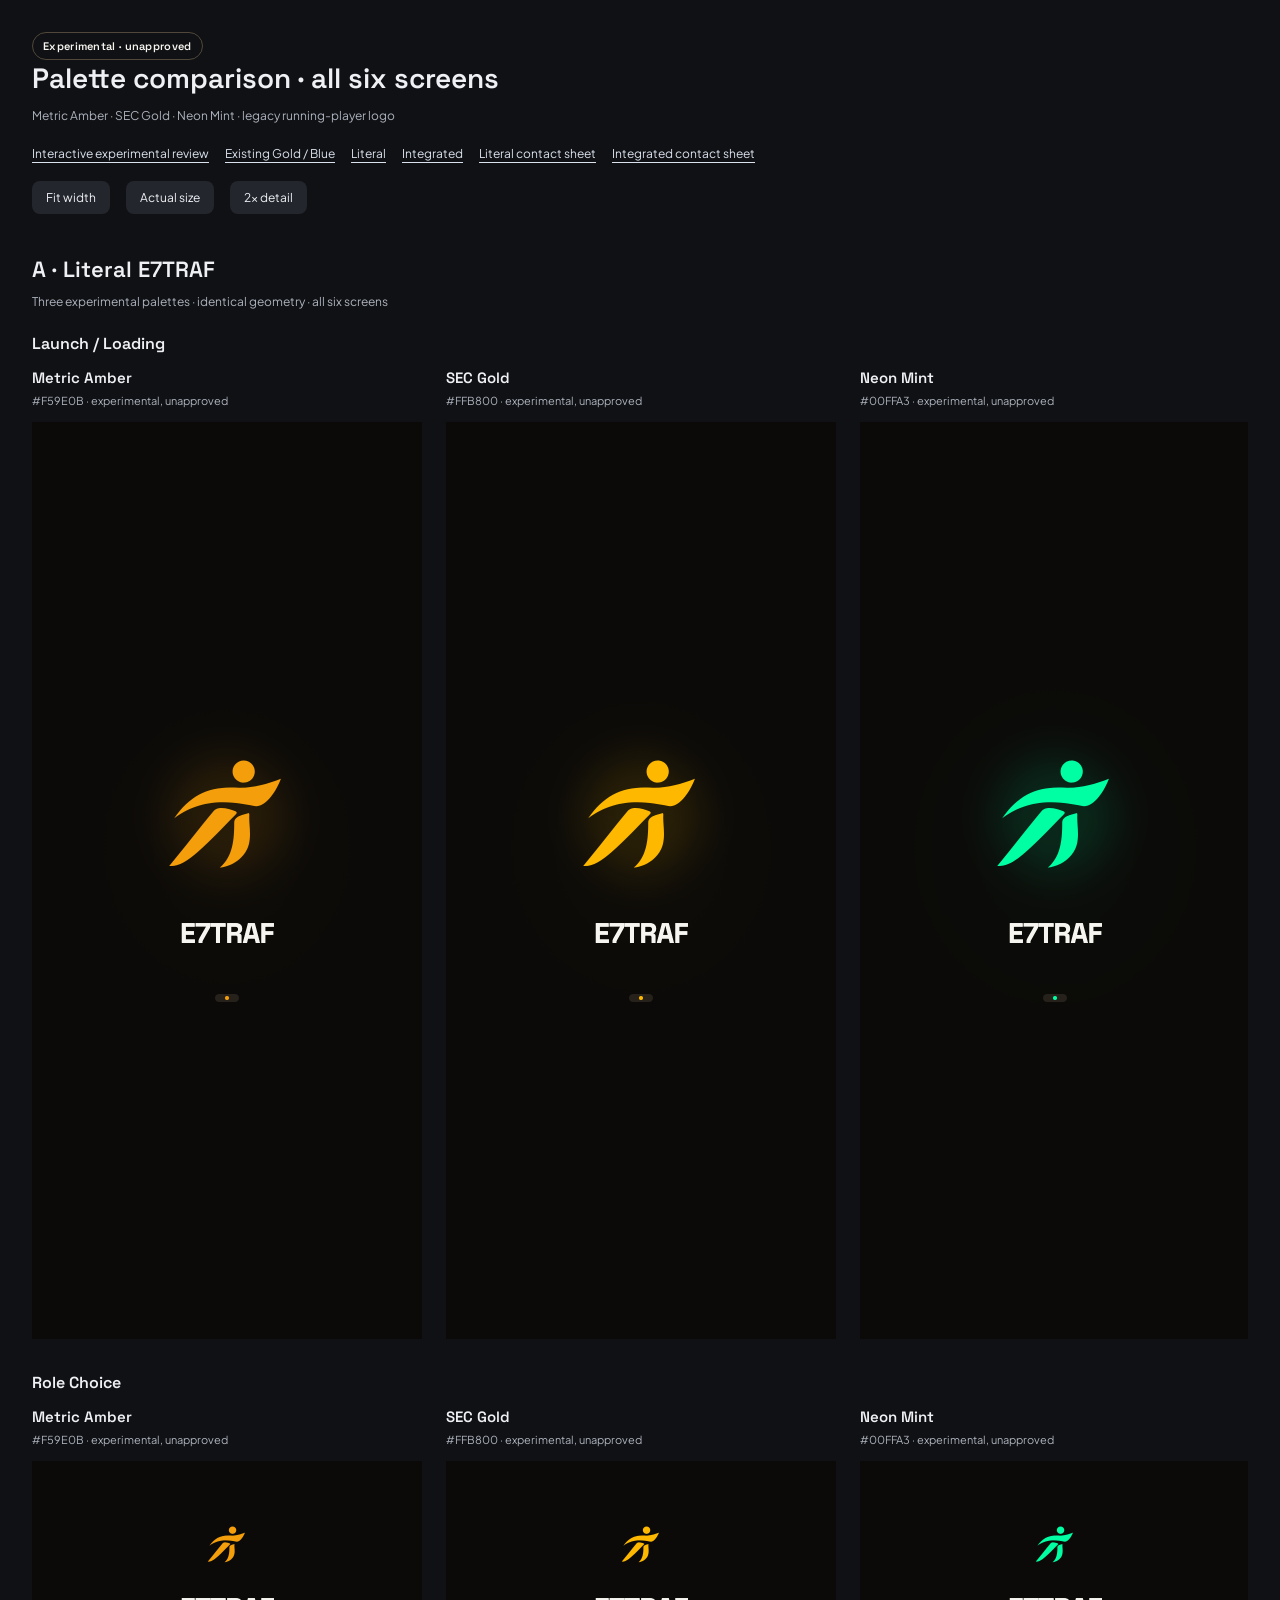
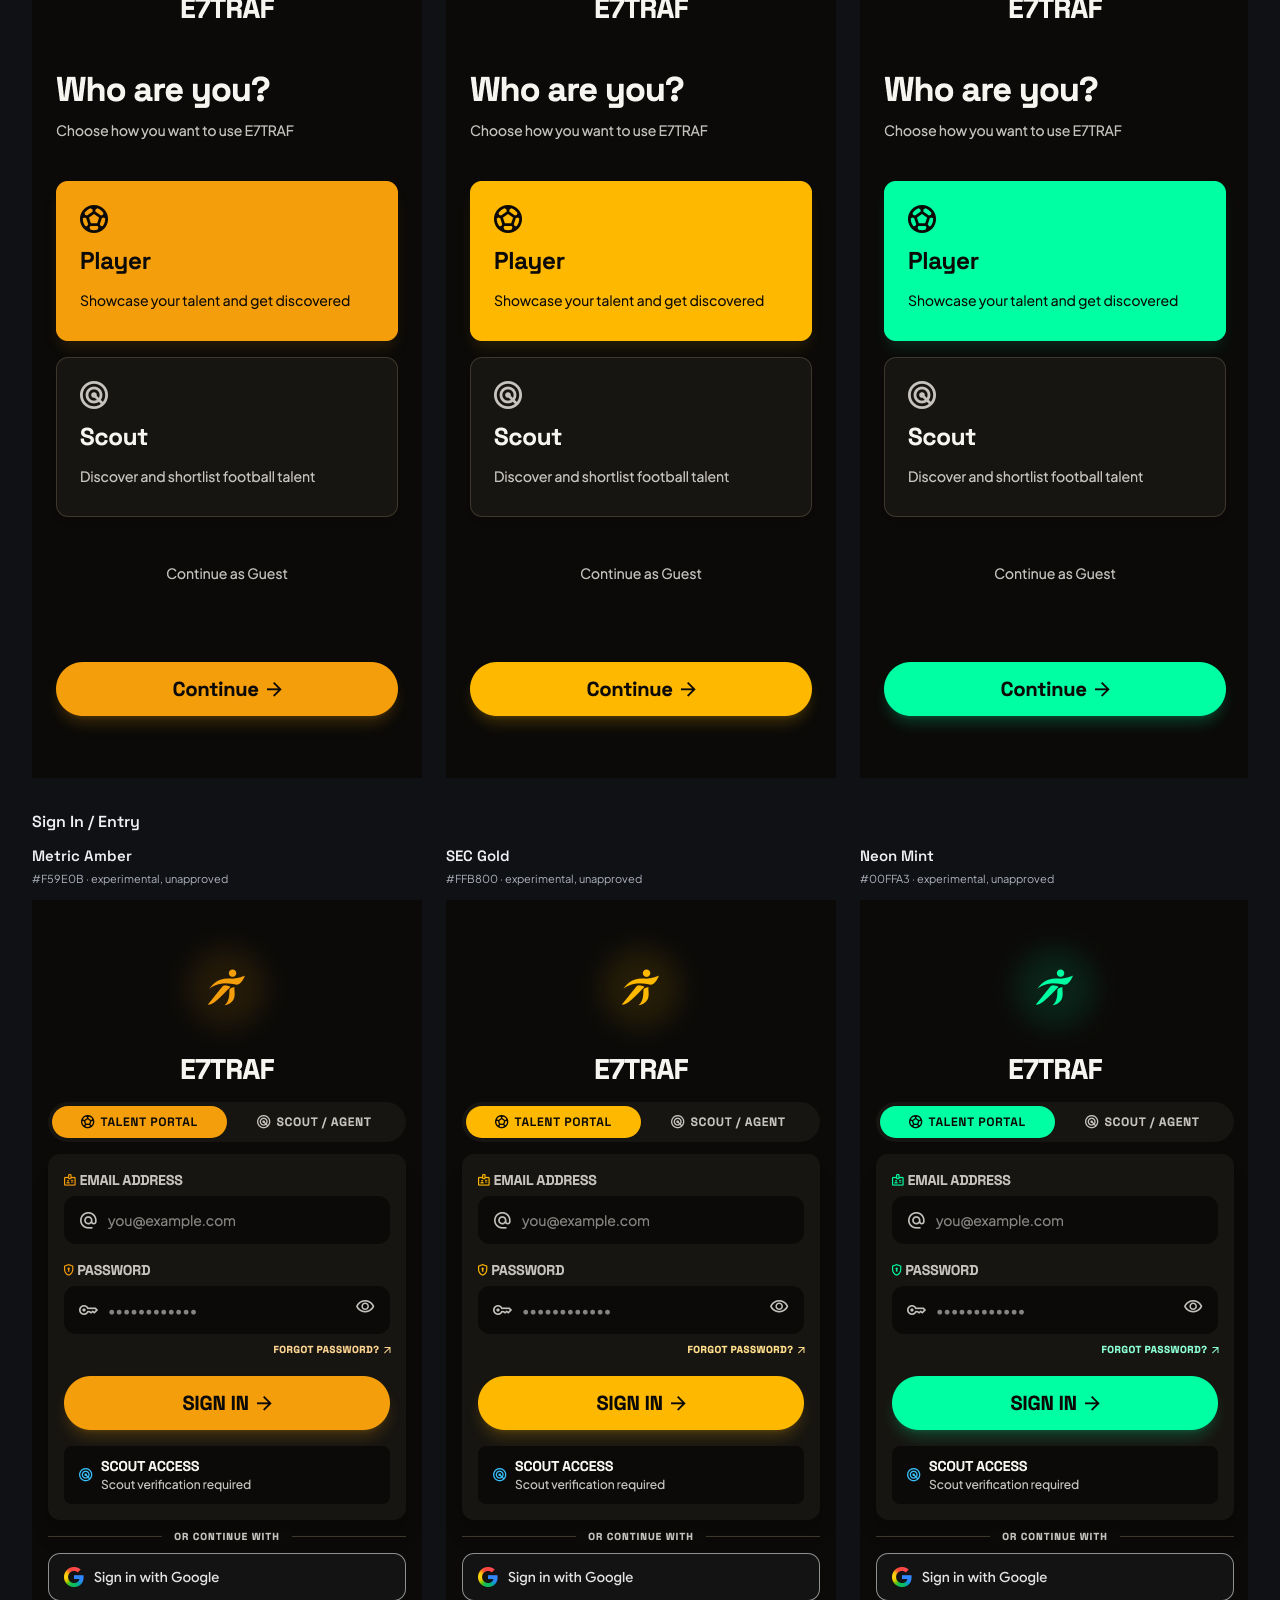
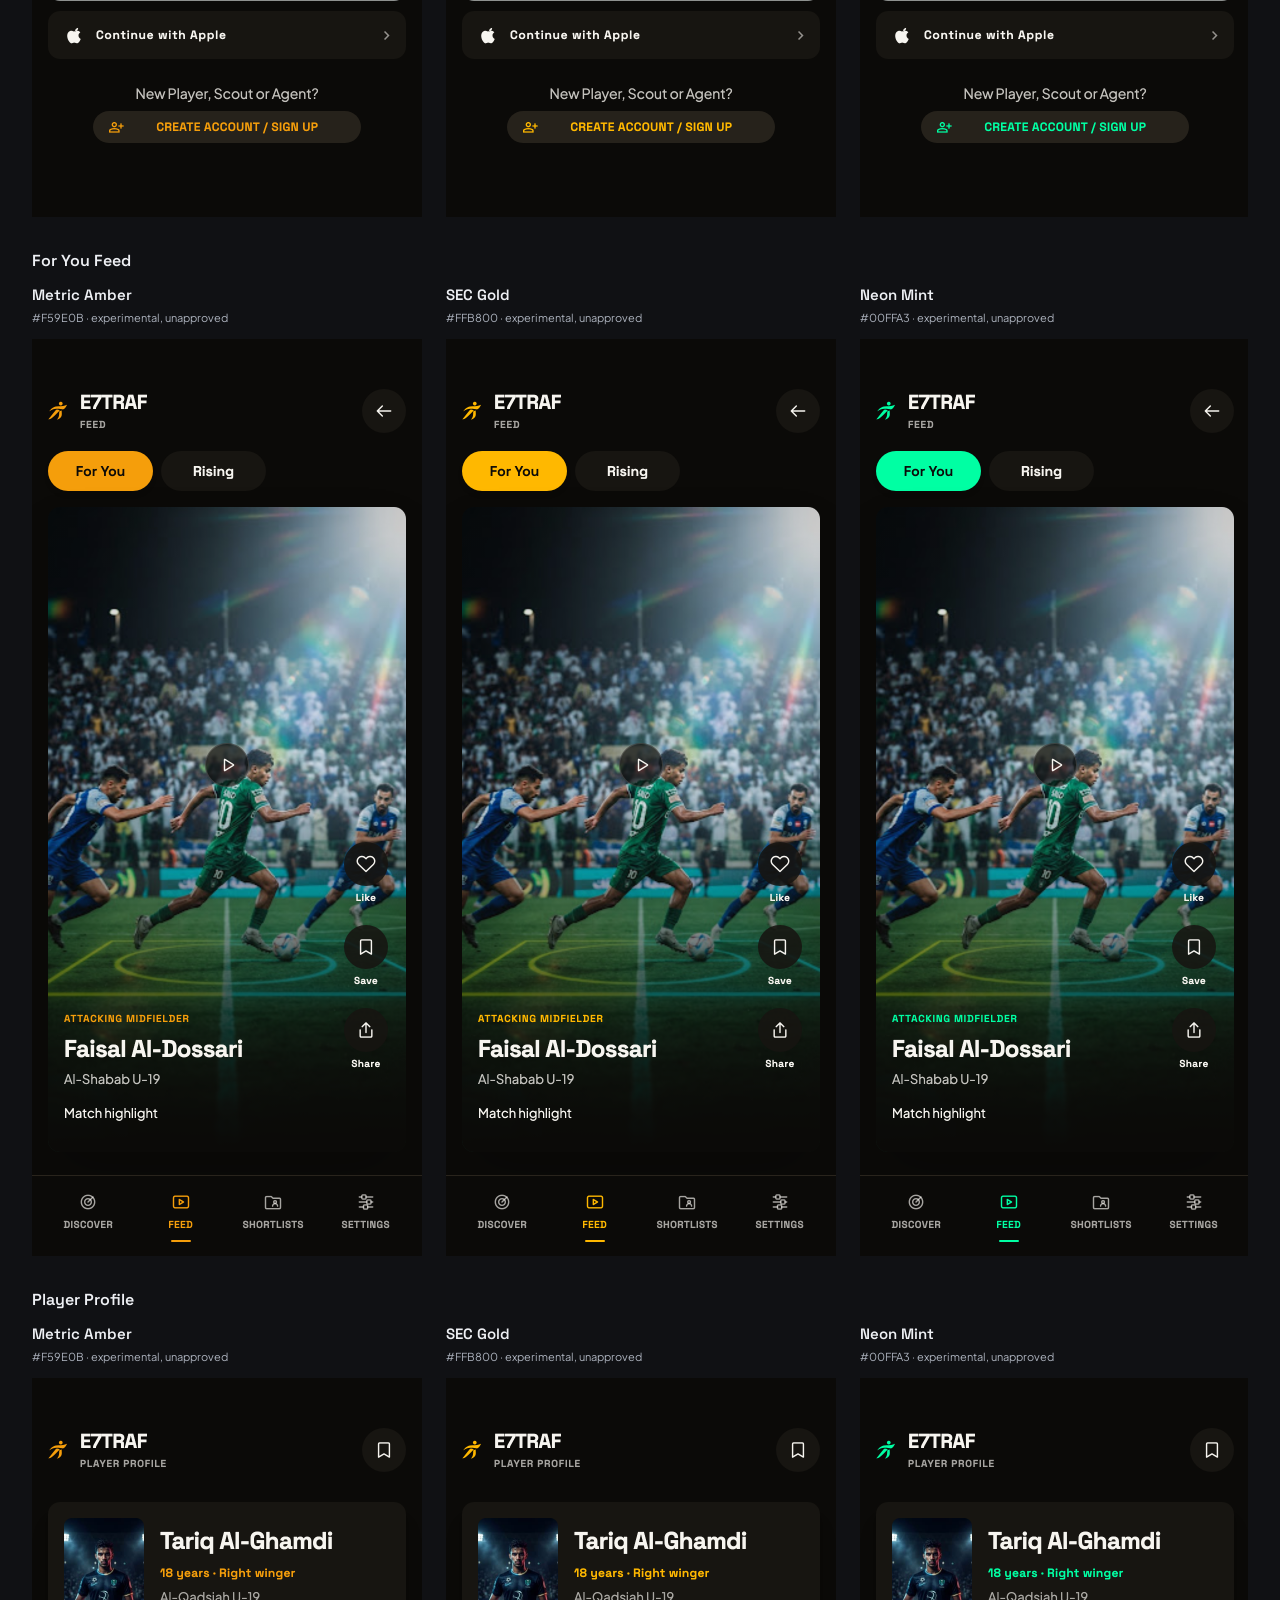
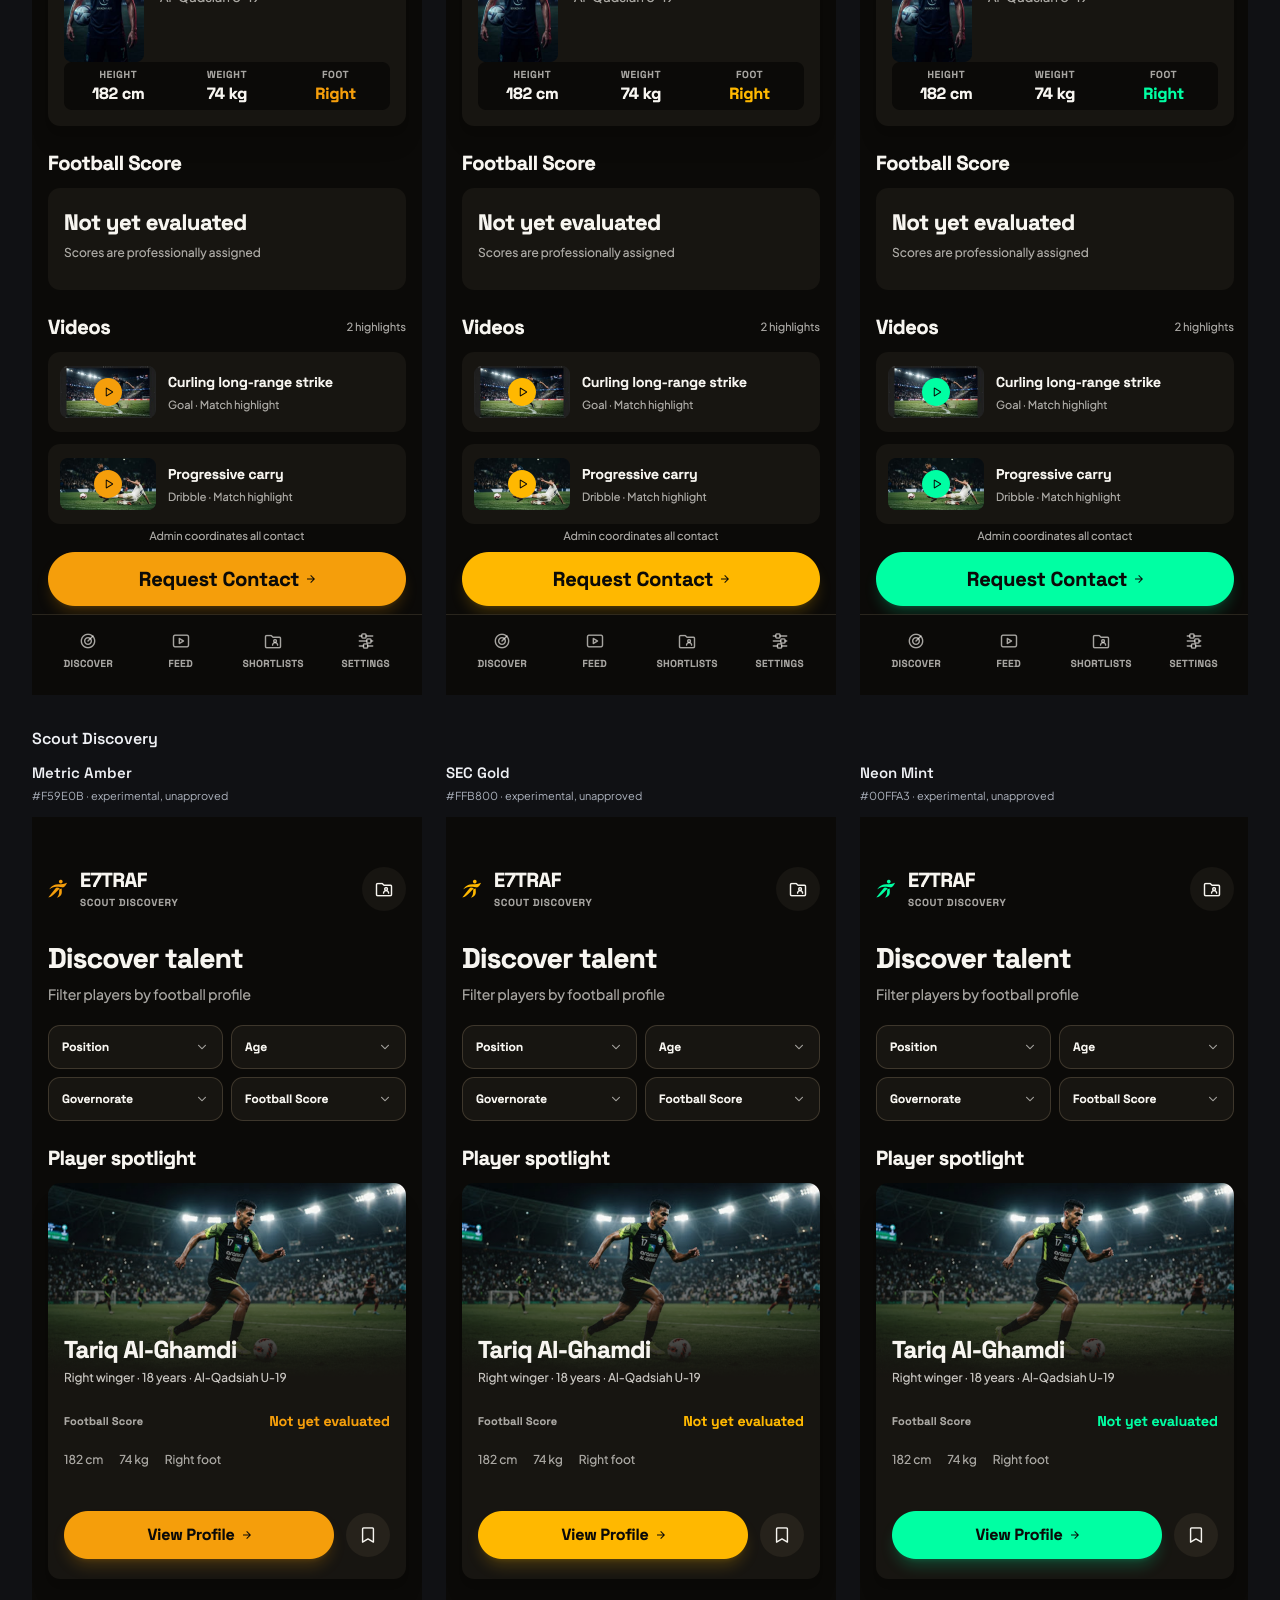
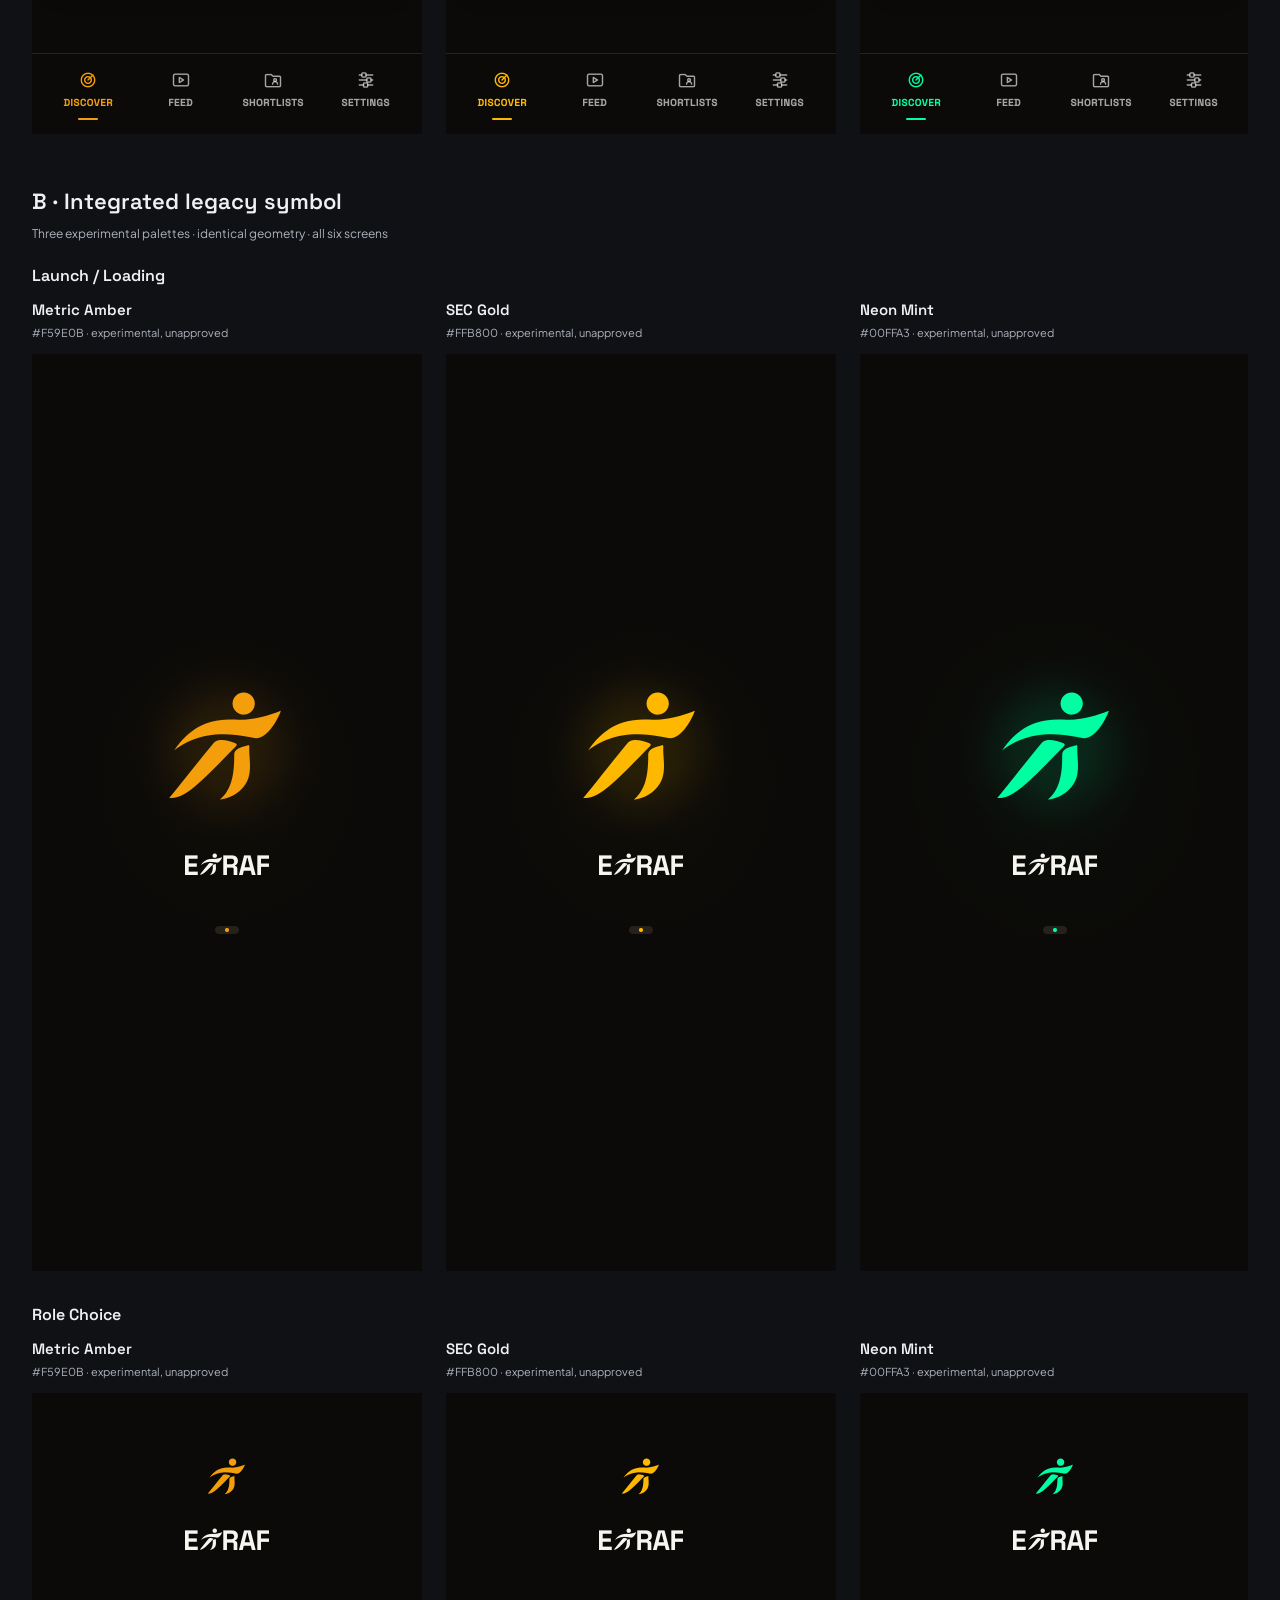
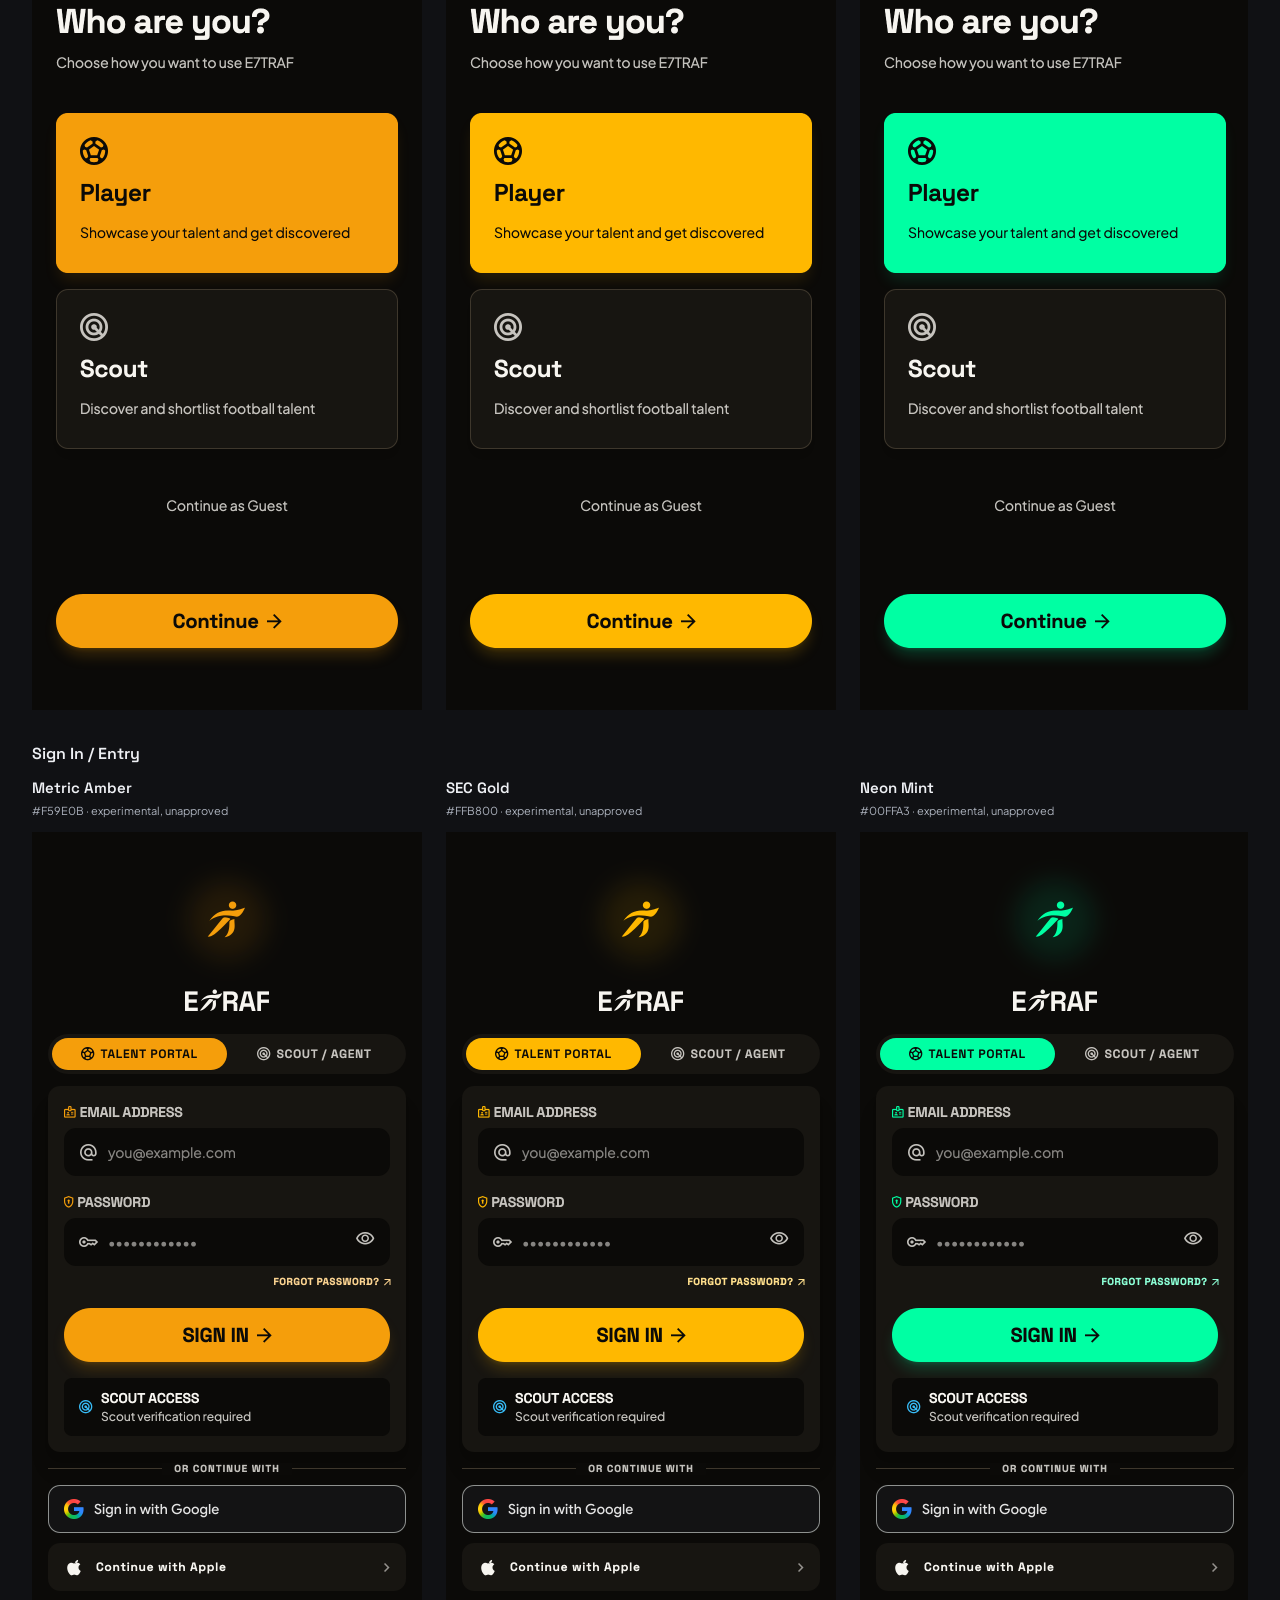
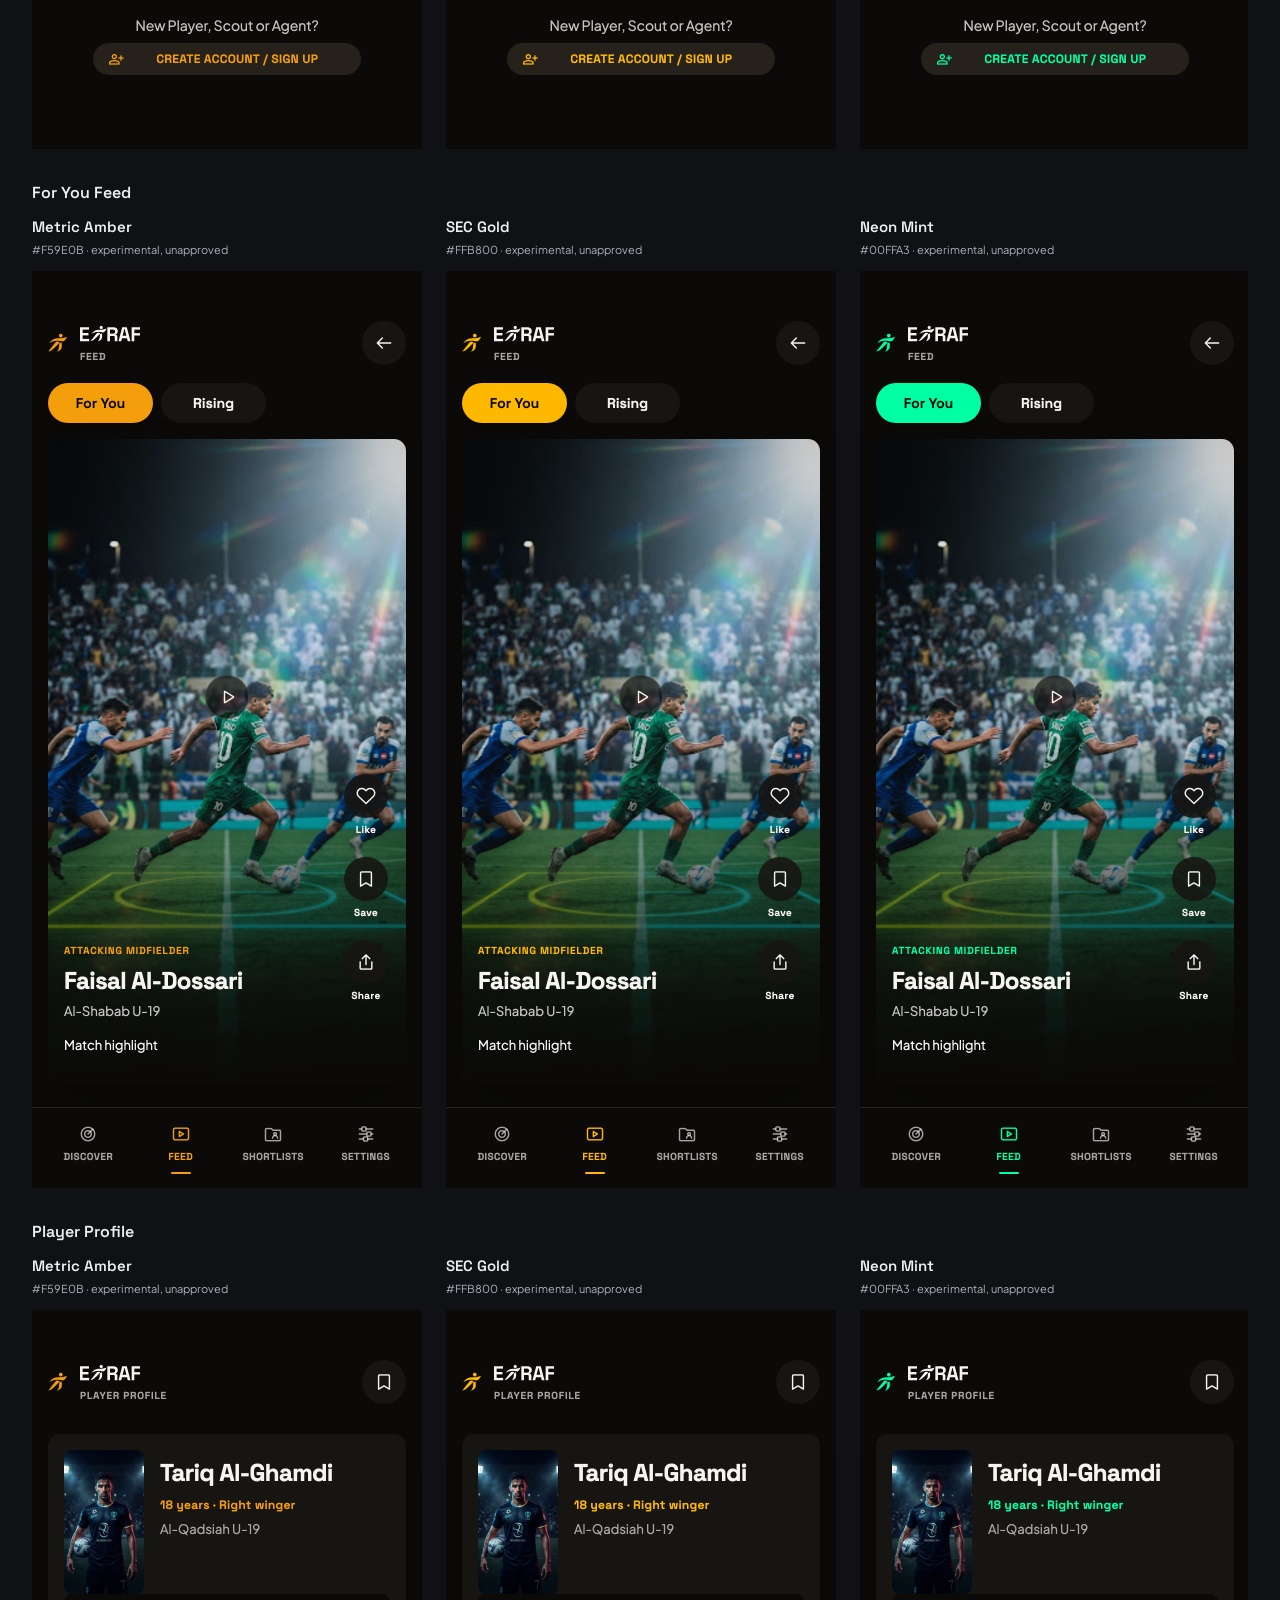
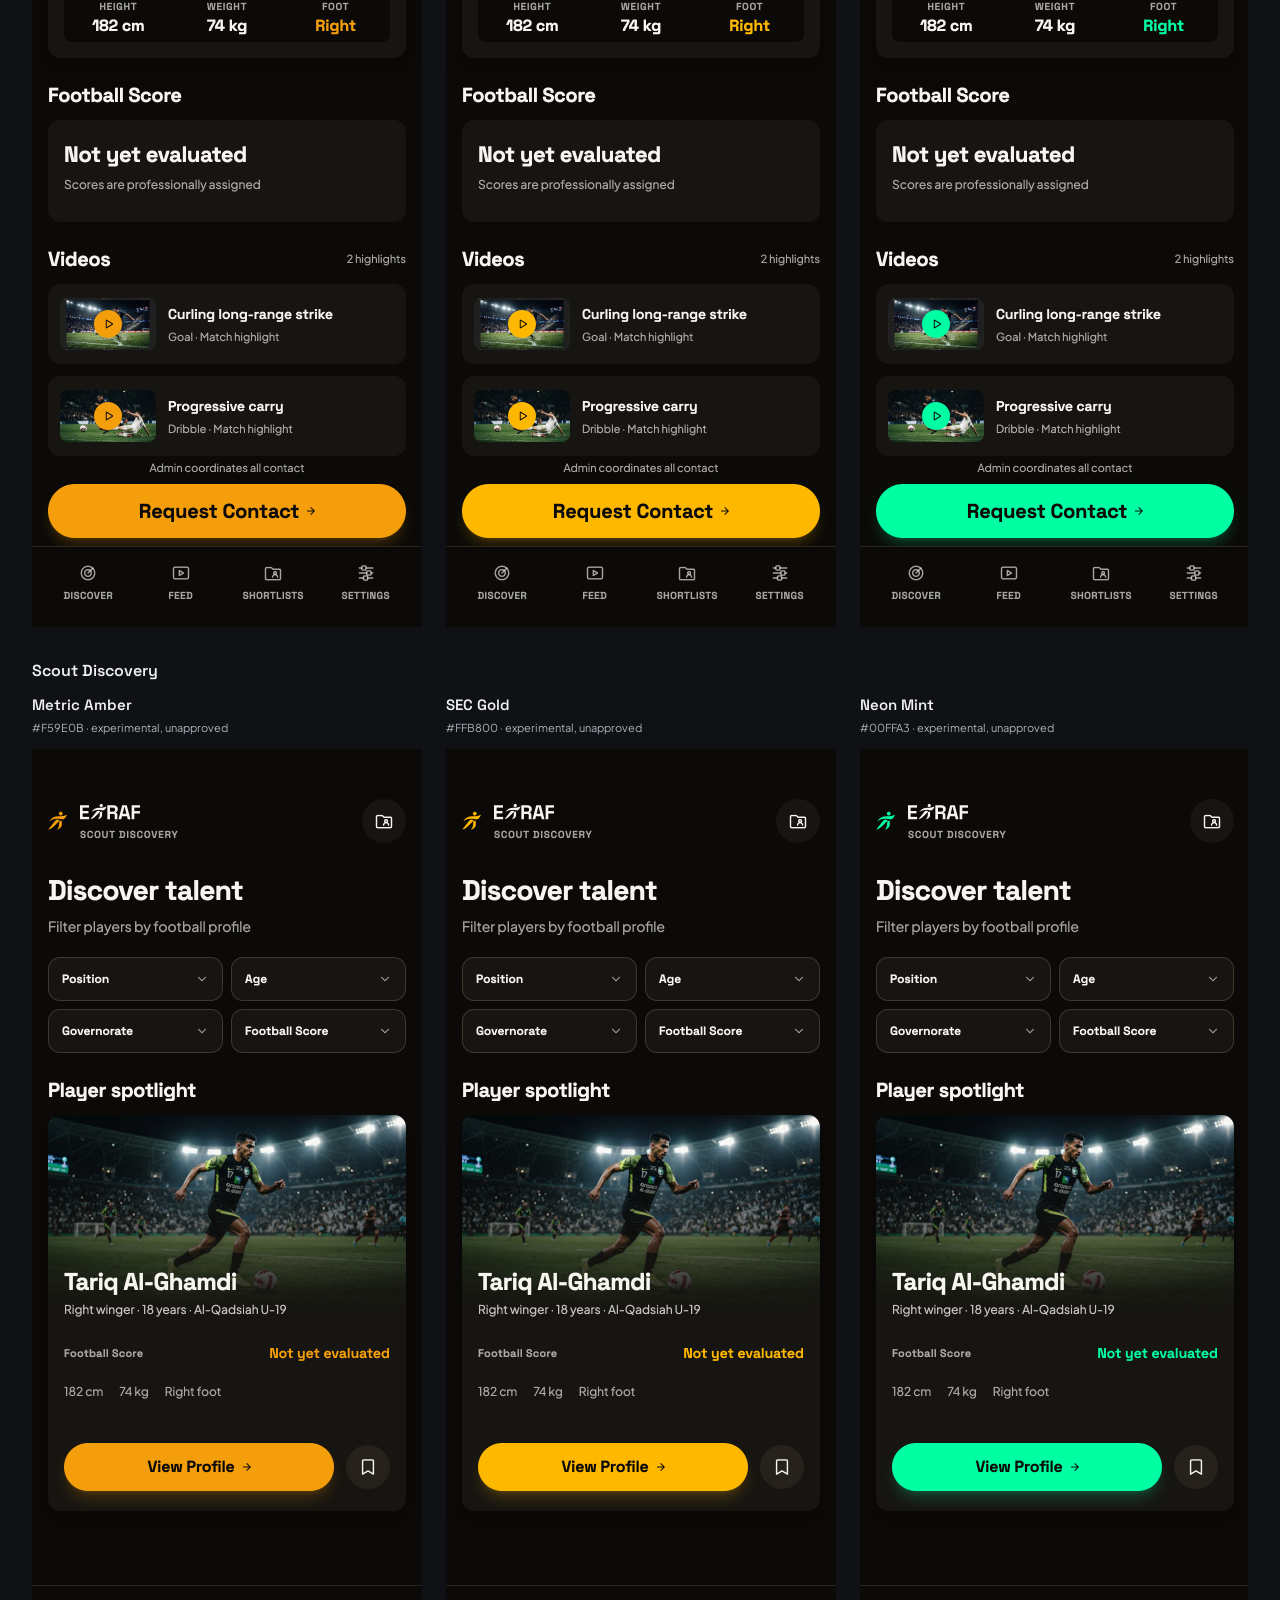
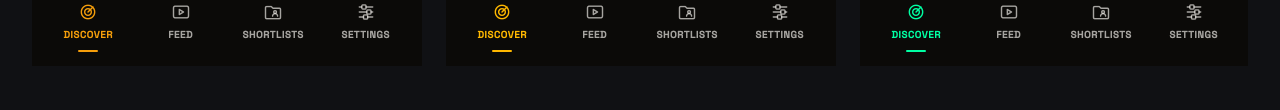
<file: experiments/comparison.html>
<!doctype html><html lang="en"><head><meta charset="utf-8"><meta name="viewport" content="width=device-width,initial-scale=1"><title>E7TRAF · Experimental palette comparison</title><link rel="stylesheet" href="../design.css"><link rel="stylesheet" href="../package.css"><link rel="stylesheet" href="experimental.css"></head><body><main class="owner-package"><header class="package-intro"><span class="experiment-badge">Experimental · unapproved</span><h1>Palette comparison · all six screens</h1><p>Metric Amber · SEC Gold · Neon Mint · legacy running-player logo</p><nav class="section-nav"><a href="index.html">Interactive experimental review</a><a href="../index.html">Existing Gold / Blue</a><a href="#literal">Literal</a><a href="#integrated">Integrated</a><a href="palette-comparison-literal.png">Literal contact sheet</a><a href="palette-comparison-integrated.png">Integrated contact sheet</a></nav><div class="package-toolbar"><button data-zoom="fit">Fit width</button><button data-zoom="1">Actual size</button><button data-zoom="2">2× detail</button></div></header><section class="owner-section" id="literal"><h2>A · Literal E7TRAF</h2><p class="section-note">Three experimental palettes · identical geometry · all six screens</p><div class="zoom-region"><div class="set-board" data-palette-comparison="literal"><div class="palette-flow"><h3>Launch / Loading</h3><div class="flow-row"><section class="review-column"><h4 class="frame-label">Metric Amber<small>#F59E0B · experimental, unapproved</small></h4><img src="frames/literal-metric-amber-launch.png" width="390" height="917" alt="Launch / Loading, Metric Amber, literal legacy wordmark presentation"></section><section class="review-column"><h4 class="frame-label">SEC Gold<small>#FFB800 · experimental, unapproved</small></h4><img src="frames/literal-sec-gold-launch.png" width="390" height="917" alt="Launch / Loading, SEC Gold, literal legacy wordmark presentation"></section><section class="review-column"><h4 class="frame-label">Neon Mint<small>#00FFA3 · experimental, unapproved</small></h4><img src="frames/literal-neon-mint-launch.png" width="390" height="917" alt="Launch / Loading, Neon Mint, literal legacy wordmark presentation"></section></div></div><div class="palette-flow"><h3>Role Choice</h3><div class="flow-row"><section class="review-column"><h4 class="frame-label">Metric Amber<small>#F59E0B · experimental, unapproved</small></h4><img src="frames/literal-metric-amber-role-choice.png" width="390" height="917" alt="Role Choice, Metric Amber, literal legacy wordmark presentation"></section><section class="review-column"><h4 class="frame-label">SEC Gold<small>#FFB800 · experimental, unapproved</small></h4><img src="frames/literal-sec-gold-role-choice.png" width="390" height="917" alt="Role Choice, SEC Gold, literal legacy wordmark presentation"></section><section class="review-column"><h4 class="frame-label">Neon Mint<small>#00FFA3 · experimental, unapproved</small></h4><img src="frames/literal-neon-mint-role-choice.png" width="390" height="917" alt="Role Choice, Neon Mint, literal legacy wordmark presentation"></section></div></div><div class="palette-flow"><h3>Sign In / Entry</h3><div class="flow-row"><section class="review-column"><h4 class="frame-label">Metric Amber<small>#F59E0B · experimental, unapproved</small></h4><img src="frames/literal-metric-amber-entry.png" width="390" height="917" alt="Sign In / Entry, Metric Amber, literal legacy wordmark presentation"></section><section class="review-column"><h4 class="frame-label">SEC Gold<small>#FFB800 · experimental, unapproved</small></h4><img src="frames/literal-sec-gold-entry.png" width="390" height="917" alt="Sign In / Entry, SEC Gold, literal legacy wordmark presentation"></section><section class="review-column"><h4 class="frame-label">Neon Mint<small>#00FFA3 · experimental, unapproved</small></h4><img src="frames/literal-neon-mint-entry.png" width="390" height="917" alt="Sign In / Entry, Neon Mint, literal legacy wordmark presentation"></section></div></div><div class="palette-flow"><h3>For You Feed</h3><div class="flow-row"><section class="review-column"><h4 class="frame-label">Metric Amber<small>#F59E0B · experimental, unapproved</small></h4><img src="frames/literal-metric-amber-feed.png" width="390" height="917" alt="For You Feed, Metric Amber, literal legacy wordmark presentation"></section><section class="review-column"><h4 class="frame-label">SEC Gold<small>#FFB800 · experimental, unapproved</small></h4><img src="frames/literal-sec-gold-feed.png" width="390" height="917" alt="For You Feed, SEC Gold, literal legacy wordmark presentation"></section><section class="review-column"><h4 class="frame-label">Neon Mint<small>#00FFA3 · experimental, unapproved</small></h4><img src="frames/literal-neon-mint-feed.png" width="390" height="917" alt="For You Feed, Neon Mint, literal legacy wordmark presentation"></section></div></div><div class="palette-flow"><h3>Player Profile</h3><div class="flow-row"><section class="review-column"><h4 class="frame-label">Metric Amber<small>#F59E0B · experimental, unapproved</small></h4><img src="frames/literal-metric-amber-profile.png" width="390" height="917" alt="Player Profile, Metric Amber, literal legacy wordmark presentation"></section><section class="review-column"><h4 class="frame-label">SEC Gold<small>#FFB800 · experimental, unapproved</small></h4><img src="frames/literal-sec-gold-profile.png" width="390" height="917" alt="Player Profile, SEC Gold, literal legacy wordmark presentation"></section><section class="review-column"><h4 class="frame-label">Neon Mint<small>#00FFA3 · experimental, unapproved</small></h4><img src="frames/literal-neon-mint-profile.png" width="390" height="917" alt="Player Profile, Neon Mint, literal legacy wordmark presentation"></section></div></div><div class="palette-flow"><h3>Scout Discovery</h3><div class="flow-row"><section class="review-column"><h4 class="frame-label">Metric Amber<small>#F59E0B · experimental, unapproved</small></h4><img src="frames/literal-metric-amber-discovery.png" width="390" height="917" alt="Scout Discovery, Metric Amber, literal legacy wordmark presentation"></section><section class="review-column"><h4 class="frame-label">SEC Gold<small>#FFB800 · experimental, unapproved</small></h4><img src="frames/literal-sec-gold-discovery.png" width="390" height="917" alt="Scout Discovery, SEC Gold, literal legacy wordmark presentation"></section><section class="review-column"><h4 class="frame-label">Neon Mint<small>#00FFA3 · experimental, unapproved</small></h4><img src="frames/literal-neon-mint-discovery.png" width="390" height="917" alt="Scout Discovery, Neon Mint, literal legacy wordmark presentation"></section></div></div></div></div></section><section class="owner-section" id="integrated"><h2>B · Integrated legacy symbol</h2><p class="section-note">Three experimental palettes · identical geometry · all six screens</p><div class="zoom-region"><div class="set-board" data-palette-comparison="integrated"><div class="palette-flow"><h3>Launch / Loading</h3><div class="flow-row"><section class="review-column"><h4 class="frame-label">Metric Amber<small>#F59E0B · experimental, unapproved</small></h4><img src="frames/integrated-metric-amber-launch.png" width="390" height="917" alt="Launch / Loading, Metric Amber, integrated legacy wordmark presentation"></section><section class="review-column"><h4 class="frame-label">SEC Gold<small>#FFB800 · experimental, unapproved</small></h4><img src="frames/integrated-sec-gold-launch.png" width="390" height="917" alt="Launch / Loading, SEC Gold, integrated legacy wordmark presentation"></section><section class="review-column"><h4 class="frame-label">Neon Mint<small>#00FFA3 · experimental, unapproved</small></h4><img src="frames/integrated-neon-mint-launch.png" width="390" height="917" alt="Launch / Loading, Neon Mint, integrated legacy wordmark presentation"></section></div></div><div class="palette-flow"><h3>Role Choice</h3><div class="flow-row"><section class="review-column"><h4 class="frame-label">Metric Amber<small>#F59E0B · experimental, unapproved</small></h4><img src="frames/integrated-metric-amber-role-choice.png" width="390" height="917" alt="Role Choice, Metric Amber, integrated legacy wordmark presentation"></section><section class="review-column"><h4 class="frame-label">SEC Gold<small>#FFB800 · experimental, unapproved</small></h4><img src="frames/integrated-sec-gold-role-choice.png" width="390" height="917" alt="Role Choice, SEC Gold, integrated legacy wordmark presentation"></section><section class="review-column"><h4 class="frame-label">Neon Mint<small>#00FFA3 · experimental, unapproved</small></h4><img src="frames/integrated-neon-mint-role-choice.png" width="390" height="917" alt="Role Choice, Neon Mint, integrated legacy wordmark presentation"></section></div></div><div class="palette-flow"><h3>Sign In / Entry</h3><div class="flow-row"><section class="review-column"><h4 class="frame-label">Metric Amber<small>#F59E0B · experimental, unapproved</small></h4><img src="frames/integrated-metric-amber-entry.png" width="390" height="917" alt="Sign In / Entry, Metric Amber, integrated legacy wordmark presentation"></section><section class="review-column"><h4 class="frame-label">SEC Gold<small>#FFB800 · experimental, unapproved</small></h4><img src="frames/integrated-sec-gold-entry.png" width="390" height="917" alt="Sign In / Entry, SEC Gold, integrated legacy wordmark presentation"></section><section class="review-column"><h4 class="frame-label">Neon Mint<small>#00FFA3 · experimental, unapproved</small></h4><img src="frames/integrated-neon-mint-entry.png" width="390" height="917" alt="Sign In / Entry, Neon Mint, integrated legacy wordmark presentation"></section></div></div><div class="palette-flow"><h3>For You Feed</h3><div class="flow-row"><section class="review-column"><h4 class="frame-label">Metric Amber<small>#F59E0B · experimental, unapproved</small></h4><img src="frames/integrated-metric-amber-feed.png" width="390" height="917" alt="For You Feed, Metric Amber, integrated legacy wordmark presentation"></section><section class="review-column"><h4 class="frame-label">SEC Gold<small>#FFB800 · experimental, unapproved</small></h4><img src="frames/integrated-sec-gold-feed.png" width="390" height="917" alt="For You Feed, SEC Gold, integrated legacy wordmark presentation"></section><section class="review-column"><h4 class="frame-label">Neon Mint<small>#00FFA3 · experimental, unapproved</small></h4><img src="frames/integrated-neon-mint-feed.png" width="390" height="917" alt="For You Feed, Neon Mint, integrated legacy wordmark presentation"></section></div></div><div class="palette-flow"><h3>Player Profile</h3><div class="flow-row"><section class="review-column"><h4 class="frame-label">Metric Amber<small>#F59E0B · experimental, unapproved</small></h4><img src="frames/integrated-metric-amber-profile.png" width="390" height="917" alt="Player Profile, Metric Amber, integrated legacy wordmark presentation"></section><section class="review-column"><h4 class="frame-label">SEC Gold<small>#FFB800 · experimental, unapproved</small></h4><img src="frames/integrated-sec-gold-profile.png" width="390" height="917" alt="Player Profile, SEC Gold, integrated legacy wordmark presentation"></section><section class="review-column"><h4 class="frame-label">Neon Mint<small>#00FFA3 · experimental, unapproved</small></h4><img src="frames/integrated-neon-mint-profile.png" width="390" height="917" alt="Player Profile, Neon Mint, integrated legacy wordmark presentation"></section></div></div><div class="palette-flow"><h3>Scout Discovery</h3><div class="flow-row"><section class="review-column"><h4 class="frame-label">Metric Amber<small>#F59E0B · experimental, unapproved</small></h4><img src="frames/integrated-metric-amber-discovery.png" width="390" height="917" alt="Scout Discovery, Metric Amber, integrated legacy wordmark presentation"></section><section class="review-column"><h4 class="frame-label">SEC Gold<small>#FFB800 · experimental, unapproved</small></h4><img src="frames/integrated-sec-gold-discovery.png" width="390" height="917" alt="Scout Discovery, SEC Gold, integrated legacy wordmark presentation"></section><section class="review-column"><h4 class="frame-label">Neon Mint<small>#00FFA3 · experimental, unapproved</small></h4><img src="frames/integrated-neon-mint-discovery.png" width="390" height="917" alt="Scout Discovery, Neon Mint, integrated legacy wordmark presentation"></section></div></div></div></div></section></main><script src="../review.js"></script></body></html>
</file>
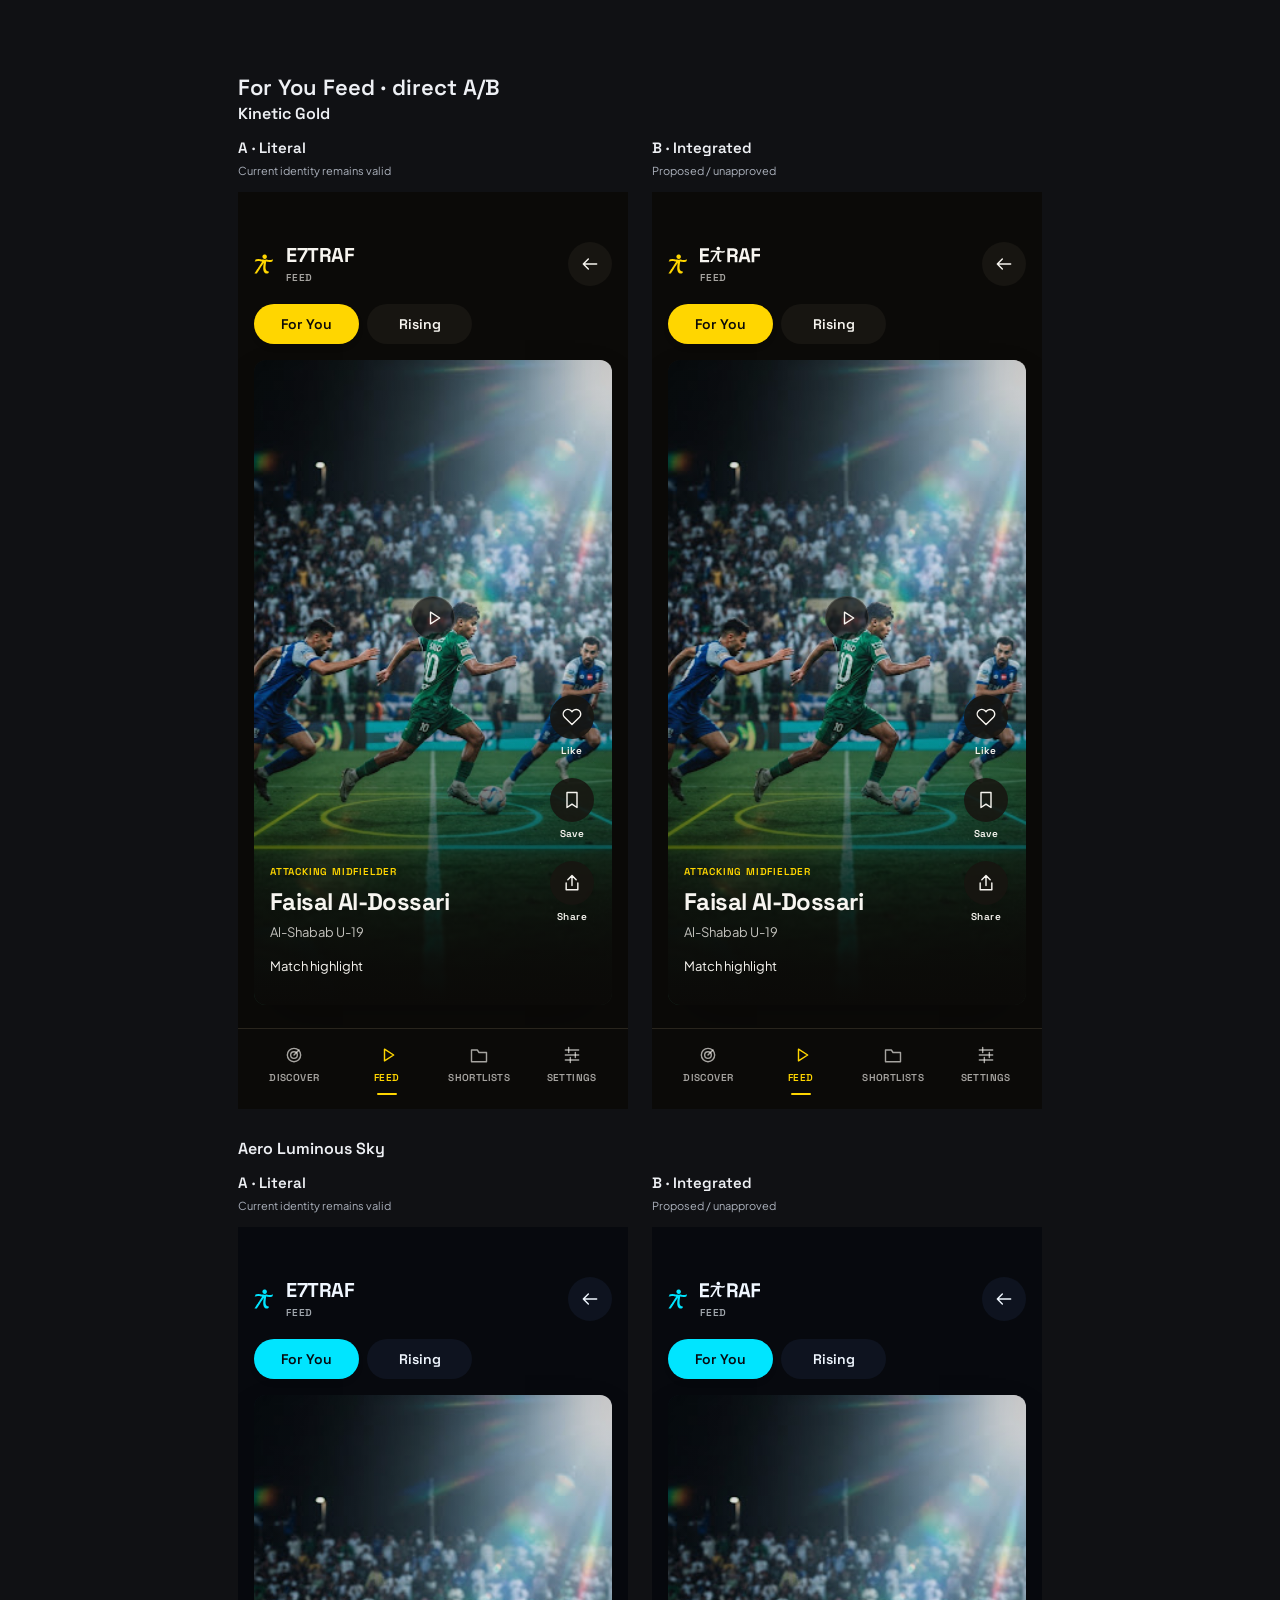
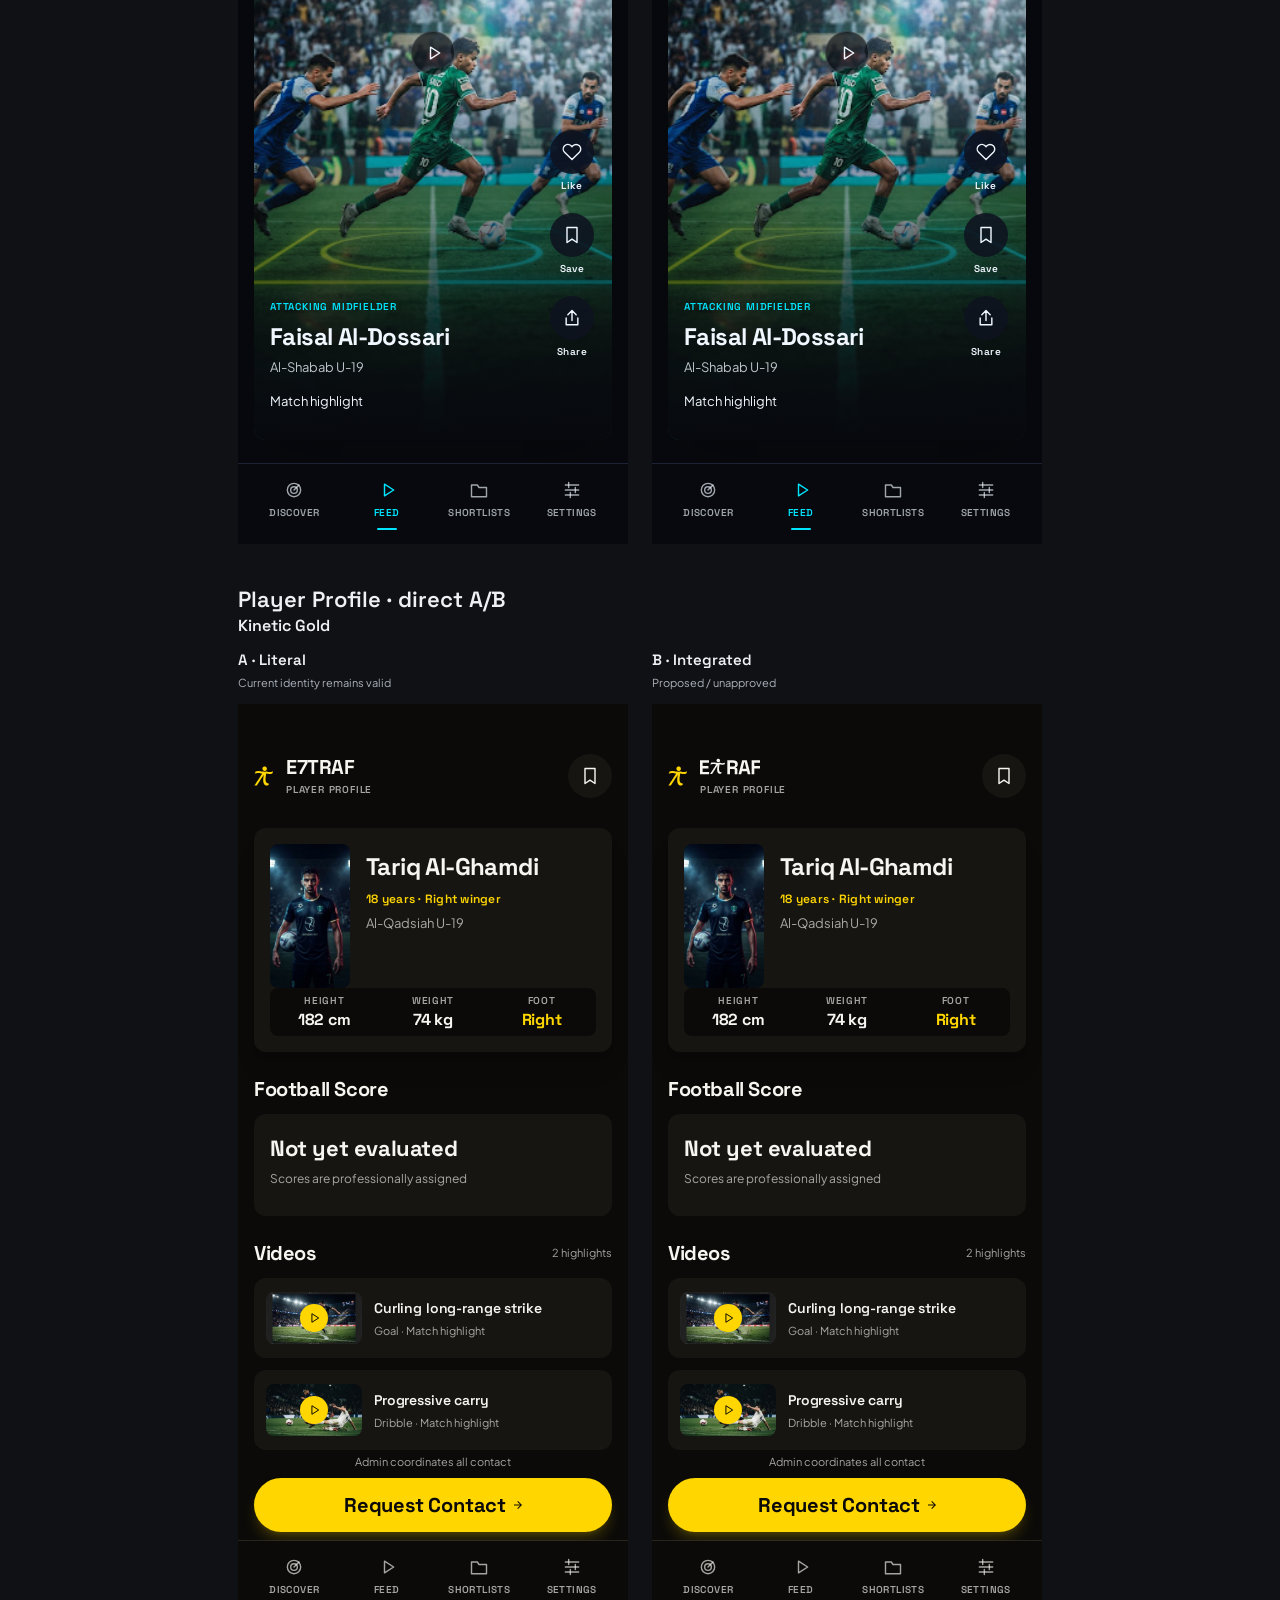
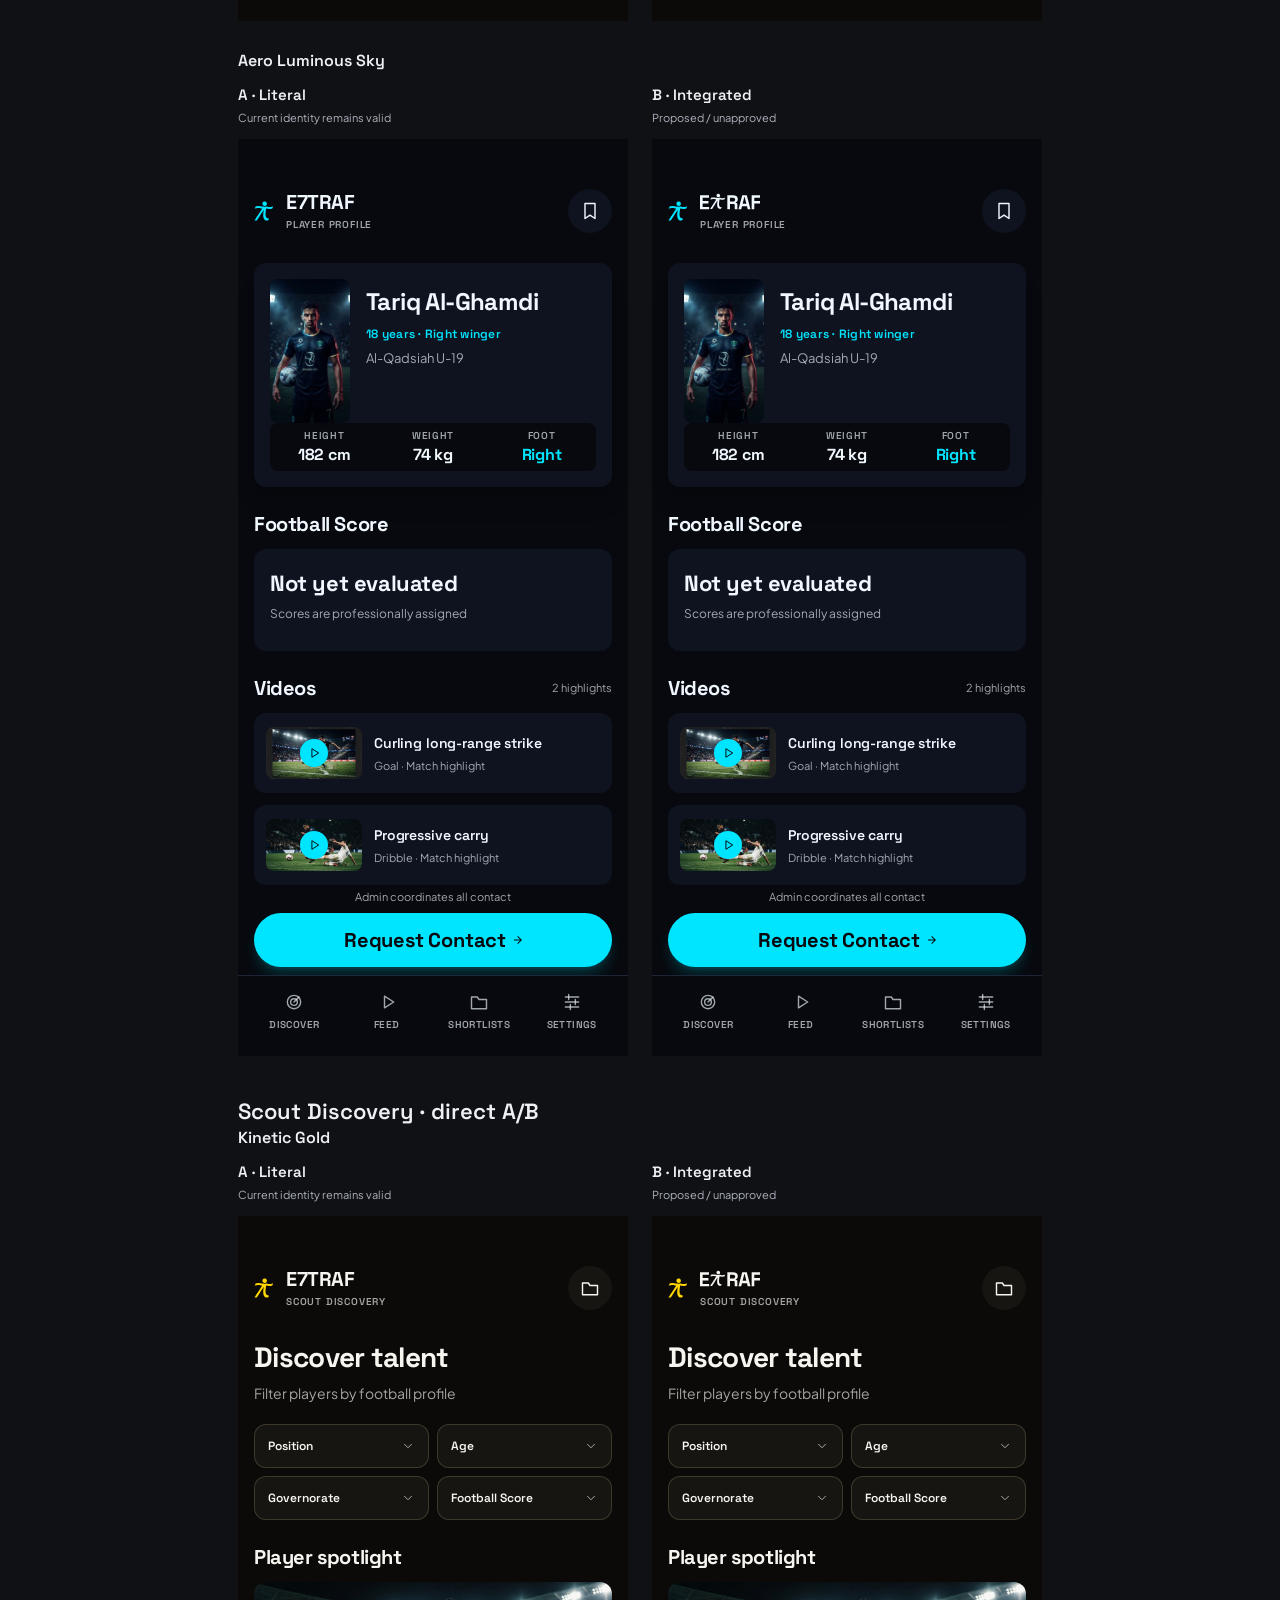
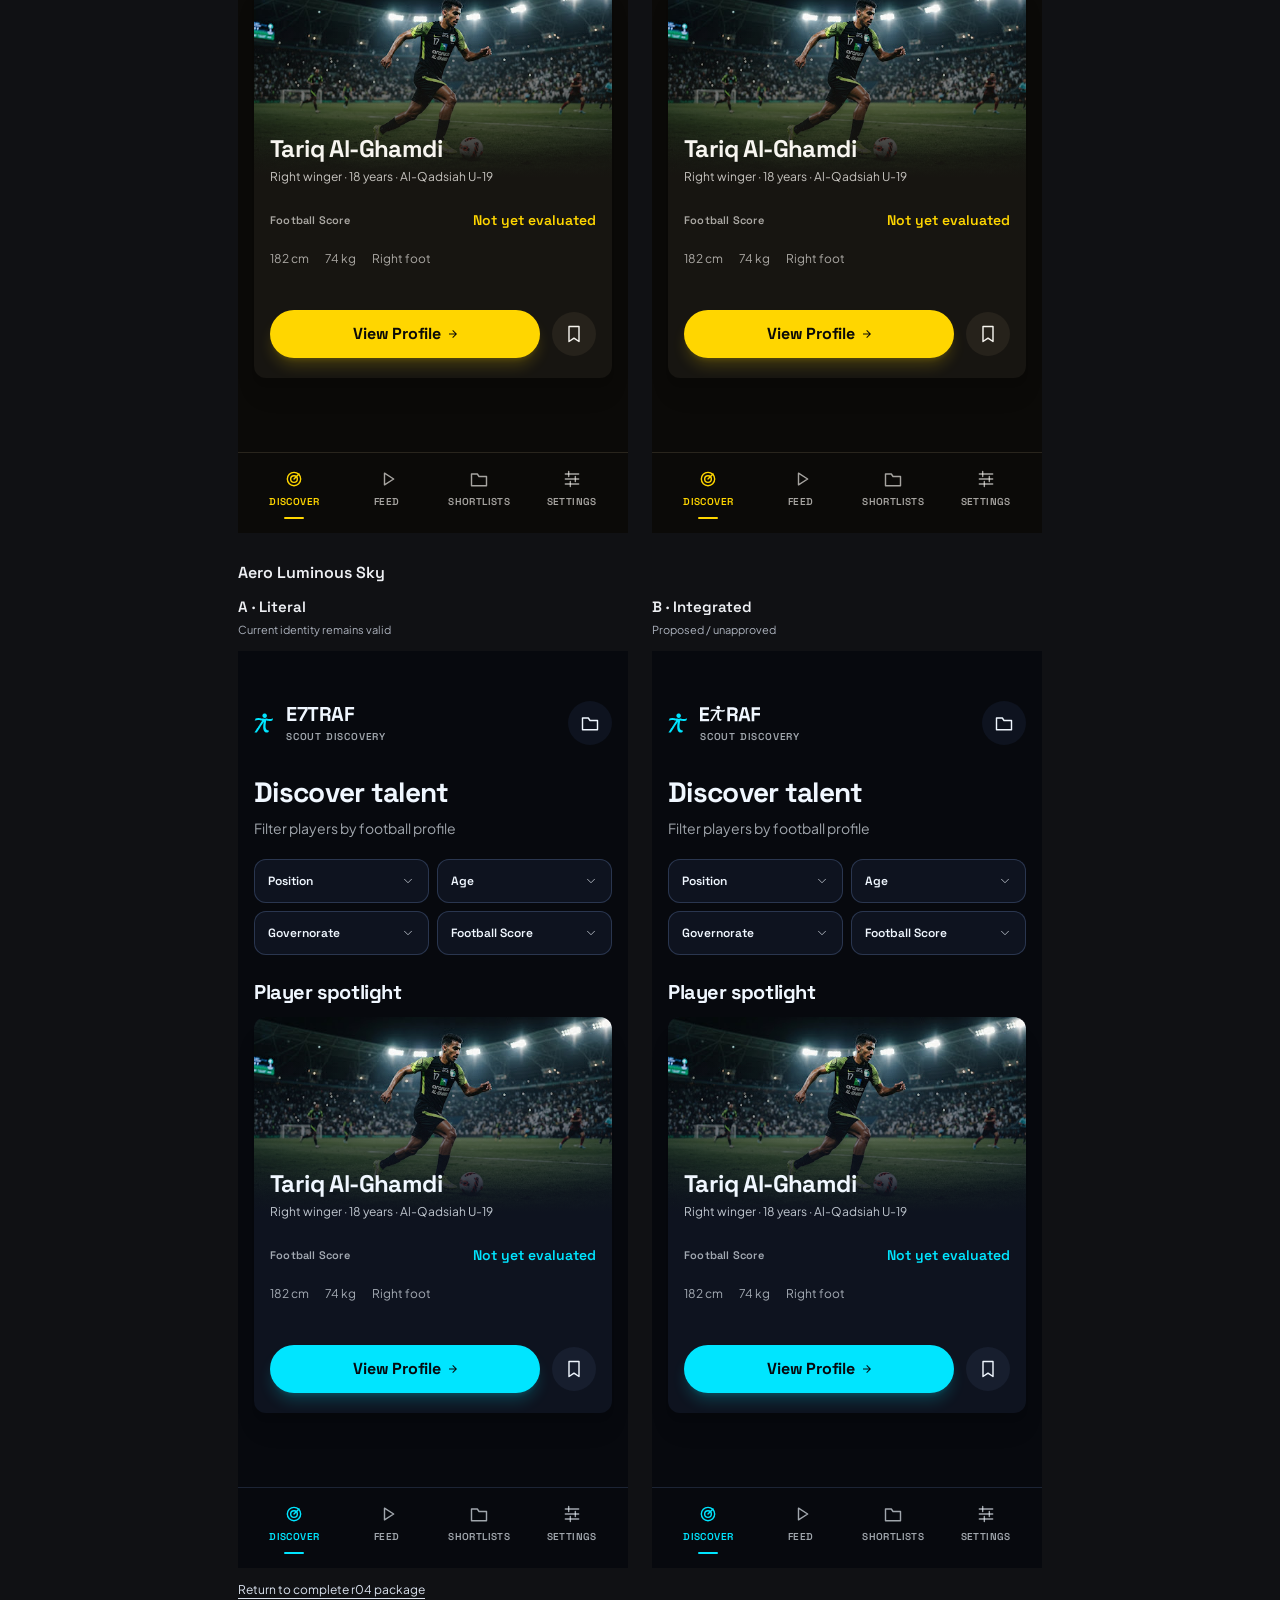
<file: extension/ab.html>
<!doctype html><html lang="en" dir="ltr"><head><meta charset="utf-8"><base href="../"><title>r04 additional product screens</title><link rel="stylesheet" href="design.css"><link rel="stylesheet" href="package.css"><link rel="stylesheet" href="extension/product.css"></head><body><main class="owner-package" style="max-width:868px"><div class="ab-products"><section class="owner-section"><h2>For You Feed · direct A/B</h2><div class="palette-flow"><h3>Kinetic Gold</h3><div class="flow-row"><section class="review-column"><h4 class="frame-label">A · Literal<small>Current identity remains valid</small></h4><article class="screen product-screen feed gold" data-screen="feed" data-palette="gold" data-identity="literal" aria-label="feed — gold — literal"><header class="app-header"><div class="app-brand"><span class="mini-symbol"><span><svg role="img" aria-label="E7TRAF Final Horizon symbol" width="40" height="56" viewBox="0 0 40 56" fill="none" xmlns="http://www.w3.org/2000/svg">
<g clip-path="url(#horizon-clip-0)">
<g clip-path="url(#horizon-clip-1)">
<g clip-path="url(#horizon-clip-2)">
<path d="M3.15469 19.1826C3.10789 19.2432 3.10354 19.2014 3.081 19.2403C2.88657 19.5761 2.76369 20.0373 2.6225 20.4042C2.42458 20.9185 2.19401 21.4201 2.00045 21.9356C1.83426 22.3782 1.64314 22.751 1.58072 23.2219C1.63377 23.2702 1.60725 23.3145 1.68455 23.3474C1.94078 23.4566 2.56792 23.2351 2.84841 23.1588C3.47695 22.9876 4.10758 22.8116 4.74734 22.6875C5.09668 22.6197 5.4345 22.5136 5.78869 22.4703C6.79083 22.3475 7.77588 22.2123 8.79022 22.2323C10.4687 22.2654 12.1122 22.6132 13.7519 22.9195C14.2411 23.0108 14.7325 23.0831 15.2221 23.1731C15.5588 23.235 15.9072 23.2574 16.233 23.3444C16.2246 23.3631 16.2387 23.3861 16.2329 23.4057C16.199 23.5199 15.8608 23.9677 15.7734 24.1111C15.743 24.1607 15.6705 24.2124 15.6479 24.2633C15.5536 24.4752 15.4186 24.6661 15.2833 24.8572C15.1902 24.9886 15.027 25.1647 14.9612 25.3046C14.8168 25.6119 14.5873 25.8649 14.4234 26.1622C14.2741 26.4331 14.0971 26.6866 13.9489 26.9585C13.8787 27.0875 13.7677 27.1995 13.6902 27.3261C13.3098 27.9471 12.8923 28.5466 12.5092 29.1637C12.3326 29.4483 12.1795 29.7636 11.9755 30.0287C11.7307 30.347 11.5279 30.6991 11.3017 31.0316C11.1295 31.2848 10.9446 31.5345 10.7874 31.7977C10.4667 32.3345 10.113 32.8458 9.77031 33.3701C9.36424 33.9914 8.9648 34.6127 8.54869 35.2281C8.5191 35.2719 8.51187 35.3027 8.4919 35.3506C8.43659 35.4829 8.30807 35.593 8.23732 35.7181C8.13153 35.9051 8.01343 36.0858 7.90342 36.2694C7.77649 36.4812 7.61717 36.6772 7.47947 36.882C7.39867 37.0021 7.33919 37.1388 7.25882 37.2606C7.04339 37.5869 6.82354 37.9097 6.59659 38.2296C6.4897 38.3802 6.41435 38.5633 6.3115 38.7196C6.20584 38.8803 6.07695 39.0293 5.97245 39.1916C5.67891 39.6477 5.38838 40.1038 5.09239 40.5573C5.03371 40.6472 4.99034 40.7494 4.9311 40.8371C4.8413 40.9701 4.72345 41.0899 4.64437 41.2311C4.46881 41.5444 4.23928 41.8281 4.07567 42.15C4.02875 42.2423 3.94256 42.3189 3.88976 42.41C3.39941 43.2562 2.82856 44.0521 2.29711 44.8735C2.23898 44.9633 2.19089 45.0585 2.13858 45.1515C2.04277 45.3218 1.90562 45.47 1.80878 45.6415C1.76939 45.7114 1.69766 45.759 1.65337 45.8253C1.57472 45.9429 1.53135 46.079 1.45074 46.1928C1.40284 46.2605 1.32798 46.3068 1.2813 46.3766C1.21337 46.478 1.27812 46.5843 1.23689 46.6829C1.20939 46.7487 1.1044 46.756 1.07199 46.8096C1.06072 46.8282 1.04449 46.8453 1.04026 46.8667C1.03622 46.8869 1.06005 46.9109 1.04841 46.9279C1.08112 46.9395 1.1025 46.9723 1.13325 46.9883C1.23677 47.0423 1.44774 47.0001 1.56204 46.999C1.92957 46.9956 2.29711 46.9941 2.66464 46.9933C3.68449 46.9911 4.71169 47.0273 5.72939 46.9892C5.92406 46.7662 5.7131 47.0559 5.81092 46.9279C5.89699 46.8154 5.96241 46.6832 6.0323 46.5604C6.19689 46.2709 6.39996 45.9914 6.58501 45.7138C7.03334 45.0412 7.48388 44.3704 7.9066 43.6814C8.14967 43.2852 8.43028 42.9074 8.68351 42.5175C9.10476 41.8689 9.49968 41.199 9.92933 40.5573C10.2653 40.0555 10.6237 39.5545 10.9149 39.0259C10.975 38.9169 11.0671 38.8261 11.13 38.7196C11.4387 38.1968 11.8121 37.7103 12.1201 37.1882C12.618 36.3443 13.1483 35.5147 13.6907 34.7014C13.9095 34.3734 14.1038 34.0268 14.3212 33.6967C14.6419 33.2097 14.9809 32.7293 15.2732 32.2265C15.6284 31.6156 16.0755 31.0576 16.4381 30.4501C16.5136 30.3237 16.632 30.2145 16.6966 30.0826C16.8126 29.8453 16.9954 29.639 17.1283 29.4088C17.4682 28.8201 17.8781 28.272 18.2355 27.6936C18.3495 27.5092 18.4937 27.3326 18.5946 27.1423C18.8365 26.6863 19.1062 26.202 19.4487 25.8153C19.4513 25.838 19.4946 25.835 19.504 25.8559C19.5206 25.8926 19.4756 26.1642 19.4718 26.2235C19.4472 26.612 19.347 27.0019 19.285 27.3873C19.1404 28.2874 18.9806 29.1805 18.8662 30.0826C18.7888 30.6935 18.7096 31.3058 18.654 31.9203C18.6097 32.4093 18.5964 32.9009 18.5581 33.3904C18.4245 35.095 18.3467 36.83 18.5069 38.5359C18.5474 38.9671 18.6403 39.3961 18.7154 39.8222C18.7694 40.1285 18.8127 40.4364 18.8738 40.7411C19.0589 41.6644 19.4066 42.6112 19.8596 43.4363C20.1151 43.9016 20.4425 44.4569 20.8047 44.8452C21.6902 45.7946 22.8074 46.5849 24.1042 46.8345C26.3131 47.2596 28.996 46.86 29.5706 44.2939C29.6682 43.8581 29.6976 43.3895 29.6646 42.9463C29.1502 42.7363 30.1154 43.0118 29.6172 42.8514C29.5642 42.8343 29.489 42.86 29.4334 42.8519C29.2686 42.8279 29.1108 42.838 28.9434 42.8336C28.7806 42.8293 28.4077 42.8201 28.2695 42.788C28.2383 42.7807 28.1796 42.7471 28.147 42.7413C28.087 42.7305 28.0232 42.752 27.9633 42.7486C27.8775 42.7438 27.8042 42.6789 27.7182 42.663C27.5231 42.6268 27.2903 42.6244 27.1057 42.5544C26.9412 42.4921 26.776 42.4329 26.6156 42.3582C26.5306 42.3186 26.458 42.2427 26.3706 42.21C26.3094 42.187 26.2479 42.1843 26.1868 42.1616C26.0729 42.1192 25.9782 42.029 25.8761 41.9662C25.6648 41.8361 25.4761 41.6976 25.2858 41.5374C25.0498 41.3386 24.6082 40.8861 24.4656 40.6186C24.3671 40.4338 24.2729 40.2504 24.1736 40.0673C24.0939 39.9203 23.9799 39.7949 23.9101 39.6385C23.4177 38.5353 23.2248 37.3443 23.1276 36.1469C22.9681 34.1844 23.1285 32.219 23.3359 30.2663C23.4335 29.3478 23.5202 28.4176 23.6909 27.5098C23.7592 27.1471 23.7824 26.7723 23.8395 26.4072C23.9067 25.9769 23.9908 25.5497 24.0653 25.1209C24.1846 24.4339 24.2934 23.7327 24.4717 23.0662C26.1612 23.0492 23.0002 23.0326 24.5942 23.0418C24.7401 23.0427 24.881 23.0832 25.023 23.1081C25.4141 23.1767 25.7978 23.2742 26.1868 23.3579C26.3693 23.3972 26.556 23.4114 26.7381 23.448C27.125 23.5256 27.5111 23.6183 27.902 23.6753C28.4734 23.7586 29.0414 23.8647 29.6172 23.9187C31.3821 24.0842 33.1682 23.924 34.8852 23.5073C35.4479 23.3707 36.0866 23.3554 36.6003 23.0862C37.0028 22.0907 37.4575 21.1146 37.8104 20.0979C37.9134 19.8012 38.1122 19.4985 38.1121 19.1791C38.112 19.1102 38.2008 19.0497 38.1719 18.9953C38.1552 18.9637 38.0796 18.9956 38.0705 18.9611C38.0048 18.9653 37.9549 18.9243 37.8867 18.9446C37.7637 18.9811 37.6474 19.0516 37.5192 19.0779C37.3748 19.1076 37.2339 19.1188 37.0904 19.1606C37.0082 19.1844 36.9295 19.2305 36.8453 19.2456C36.6144 19.2871 36.3962 19.3648 36.1715 19.4319C36.0434 19.4703 35.8941 19.4553 35.7594 19.4853C35.7102 19.4963 35.6691 19.5328 35.6202 19.5474C35.3961 19.6147 35.1719 19.6772 34.9464 19.7373C34.8645 19.7592 34.7818 19.7443 34.7014 19.7624C34.5601 19.7944 34.4168 19.8578 34.2726 19.8757C34.1911 19.8859 34.1092 19.8746 34.0276 19.8893C33.8839 19.9149 33.7447 19.9805 33.5988 19.9959C33.458 20.0108 33.3095 19.9592 33.17 19.9935C33.1046 20.0094 33.0547 20.0505 32.9862 20.0589C32.8854 20.0712 32.7786 20.044 32.68 20.0628C32.4964 20.0976 32.318 20.1359 32.1287 20.1363C32.0656 20.1364 32.0072 20.1141 31.9449 20.1149C31.8433 20.1161 31.7402 20.145 31.6386 20.1479C31.5751 20.1497 31.5187 20.1188 31.4548 20.1229C31.214 20.1387 30.9609 20.1783 30.7198 20.1746C30.4726 20.1708 30.2294 20.082 29.9847 20.0673C29.6349 20.0464 29.2914 19.9773 28.9434 19.9773C28.8511 19.9773 28.7332 19.9297 28.6371 19.9191C28.5547 19.9101 28.477 19.8354 28.3921 19.8203C28.2729 19.7991 28.1457 19.8269 28.0245 19.801C27.8996 19.7742 27.7794 19.7084 27.657 19.6709C27.5608 19.6415 27.4499 19.6567 27.3507 19.6433C27.2279 19.6268 27.1058 19.5741 26.9832 19.5495C26.9187 19.5366 26.8633 19.4889 26.7994 19.4727C26.5949 19.4208 26.3913 19.3756 26.1868 19.3237C26.0792 19.2965 25.9872 19.2281 25.8806 19.2014C25.657 19.1454 25.4334 19.1196 25.2068 19.0892C25.1214 19.0777 25.0474 19.0261 24.9617 19.014C24.8442 18.9973 24.7097 19.0207 24.5942 18.9816C24.553 18.9677 24.5181 18.9266 24.4717 18.9229C24.3979 18.9169 24.3601 18.9636 24.2879 18.9664C24.2229 18.9689 24.1665 18.9471 24.1042 18.9354C24.0238 18.9203 23.9377 18.9466 23.8591 18.9542C23.6585 19.0564 23.4534 19.139 23.2466 19.2284C23.1827 19.2561 23.1282 19.3044 23.0628 19.3302C22.9615 19.3701 22.6416 19.3799 22.5115 19.3978C22.4268 19.4095 22.3447 19.488 22.2665 19.4941C22.1837 19.5006 22.1065 19.4749 22.0215 19.4836C21.7329 19.5133 21.4587 19.5808 21.1639 19.5634C20.7502 19.539 20.3459 19.4618 19.9388 19.3932C19.8719 19.3819 19.8191 19.346 19.755 19.3258C19.4424 19.2271 19.1517 19.0592 18.8362 18.9734C18.7668 18.9545 18.7187 18.9865 18.6524 18.9825C18.572 18.986 18.609 18.9648 18.5299 18.957C18.4448 18.9486 18.3677 19.0055 18.2849 19.0142C18.2053 19.0227 18.1196 19.0037 18.0398 19.0035C17.9563 19.0033 17.8776 19.0405 17.7948 19.0457C17.5702 19.0599 17.3449 19.0549 17.121 19.0564C16.8563 19.0582 16.5898 19.094 16.3247 19.0732C16.1445 19.0591 15.9511 19.0502 15.7734 19.0215C15.7032 19.0101 15.6581 18.9667 15.5896 18.9539C15.5244 18.9416 15.4682 18.9739 15.4058 18.9682C15.2153 18.9509 14.9796 18.9338 14.7933 18.9045C14.7307 18.8947 14.6744 18.8621 14.6095 18.8548C14.4525 18.8369 14.2711 18.8519 14.1195 18.8092C14.0382 18.7863 13.9571 18.7517 13.8744 18.7343C13.774 18.7131 13.6688 18.7252 13.5682 18.7019C13.445 18.6733 13.3237 18.6138 13.2006 18.5942C13.0972 18.5777 12.9968 18.597 12.8944 18.5883C12.7093 18.5726 12.5284 18.5148 12.343 18.4921C12.18 18.4721 12.0152 18.4742 11.853 18.4504C11.6915 18.4265 11.5228 18.3988 11.363 18.3643C11.2784 18.346 11.2052 18.3003 11.1179 18.2886C11.0473 18.2791 11.0656 18.2976 10.9954 18.2794C10.947 18.2668 10.9255 18.2408 10.8729 18.2316C10.6902 18.1993 10.5044 18.2199 10.3216 18.1966C9.83199 18.134 9.34158 18.1356 8.85147 18.1176C8.74942 18.1138 8.64743 18.1472 8.54519 18.1473C8.38109 18.1475 8.21429 18.1086 8.05515 18.1109C7.9161 18.1129 7.76443 18.1619 7.62636 18.1829C7.42501 18.2134 7.21668 18.2096 7.0138 18.2356C6.9428 18.2447 6.89741 18.2828 6.83003 18.2999C6.73374 18.3242 6.62244 18.3045 6.52375 18.3134C6.36198 18.328 6.19395 18.347 6.03371 18.3702C5.9259 18.3857 5.83077 18.4445 5.72743 18.4715C5.40663 18.5551 5.06954 18.5867 4.74734 18.6682C4.47904 18.7361 4.21821 18.8311 3.95101 18.9046C3.82899 18.9381 3.70391 18.9421 3.58348 18.9849C3.53288 19.0029 3.45478 19.0237 3.41343 19.0565C3.37839 19.0844 3.38942 19.1332 3.33846 19.155C3.28639 19.1773 3.21147 19.1663 3.15469 19.1826Z" fill="currentColor"/>
<path d="M16.7597 13.6048C16.869 15.9939 18.8713 17.9473 21.2703 17.9539C21.5148 17.9457 21.7807 17.9614 22.0214 17.9141C23.0627 17.7095 23.955 17.192 24.6768 16.4225C24.9337 16.1487 25.1781 15.8443 25.3428 15.5037C25.6436 14.8815 25.7996 14.2303 25.8507 13.5435C25.8292 12.2837 25.2415 10.8469 24.2389 10.0519C24.1886 10.0121 24.1564 9.95082 24.1041 9.91076C23.8899 9.7469 23.6472 9.62683 23.4104 9.50065C23.2755 9.42873 23.1447 9.32111 23.0015 9.27137C22.8619 9.22291 22.6543 9.14279 22.5114 9.12295C22.4323 9.11198 22.3427 9.13366 22.2664 9.11596C22.201 9.10077 22.1503 9.05624 22.0826 9.04172C21.8304 8.98751 21.5436 9.01471 21.2863 9.00037C21.1959 9.00368 21.0948 8.99204 21.0062 9.0106C20.9362 9.0253 20.8676 9.07572 20.7963 9.07014C20.691 9.062 20.6 9.02022 20.49 9.03278C20.1991 9.06592 19.9201 9.20129 19.6324 9.25336C19.5655 9.26543 19.5078 9.32913 19.4486 9.35976C19.2706 9.45183 19.0802 9.52472 18.8973 9.6103C18.7065 9.69955 18.4437 9.98628 18.2848 10.134C18.0861 10.3186 17.8606 10.5012 17.7047 10.7258C17.1153 11.5743 16.6978 12.5542 16.7597 13.6048Z" fill="currentColor"/>
</g>
</g>
</g>
<defs>
<clipPath id="horizon-clip-0">
<rect width="40" height="40" fill="white" transform="translate(0 8)"/>
</clipPath>
<clipPath id="horizon-clip-1">
<rect width="40" height="40" fill="white" transform="translate(0 8)"/>
</clipPath>
<clipPath id="horizon-clip-2">
<rect width="40" height="40" fill="white" transform="translate(0 8)"/>
</clipPath>
</defs>
</svg></span></span><div><h1 class="mini-wordmark">E7TRAF</h1><p class="app-section">Feed</p></div></div><button type="button" class="small-control" data-product-action="Return to discovery"  aria-label="Return to discovery"><svg class="product-icon" viewBox="0 0 24 24" width="20" height="20" fill="none" stroke="currentColor" stroke-width="1.7" stroke-linecap="round" stroke-linejoin="round" aria-hidden="true"><path d="M20 12H4m6-6-6 6 6 6"/></svg></button></header><div class="tabs" role="group" aria-label="Discovery feed"><button class="tab" type="button" aria-pressed="true" data-product-action="For You feed">For You</button><button class="tab" type="button" aria-pressed="false" data-product-action="Rising feed">Rising</button></div><section class="feed-poster" aria-label="Match highlight video poster"><img class="feed-image" src="extension/assets/feed-original.jpeg" alt="Football player carrying the ball during a match"><div class="feed-vignette" aria-hidden="true"></div><button class="small-control poster-play" type="button" data-product-action="Video playback" aria-label="Play match highlight"><svg class="product-icon" viewBox="0 0 24 24" width="20" height="20" fill="none" stroke="currentColor" stroke-width="1.7" stroke-linecap="round" stroke-linejoin="round" aria-hidden="true"><path d="m9 5 11 7-11 7Z"/></svg></button><div class="feed-actions"><button class="feed-action" type="button" data-product-action="Like video" aria-pressed="false"><span class="action-disc"><svg class="product-icon" viewBox="0 0 24 24" width="20" height="20" fill="none" stroke="currentColor" stroke-width="1.7" stroke-linecap="round" stroke-linejoin="round" aria-hidden="true"><path d="M20.8 4.6a5.5 5.5 0 0 0-7.8 0L12 5.7l-1.1-1.1a5.5 5.5 0 0 0-7.8 7.8L12 21l8.9-8.6a5.5 5.5 0 0 0-.1-7.8Z"/></svg></span><span>Like</span></button><button class="feed-action" type="button" data-product-action="Save video" aria-pressed="false"><span class="action-disc"><svg class="product-icon" viewBox="0 0 24 24" width="20" height="20" fill="none" stroke="currentColor" stroke-width="1.7" stroke-linecap="round" stroke-linejoin="round" aria-hidden="true"><path d="M6 3h12v18l-6-4-6 4Z"/></svg></span><span>Save</span></button><button class="feed-action" type="button" data-product-action="Share video" ><span class="action-disc"><svg class="product-icon" viewBox="0 0 24 24" width="20" height="20" fill="none" stroke="currentColor" stroke-width="1.7" stroke-linecap="round" stroke-linejoin="round" aria-hidden="true"><path d="M12 15V3m-5 5 5-5 5 5M5 12v8h14v-8"/></svg></span><span>Share</span></button></div><div class="feed-context"><p class="feed-category">Attacking midfielder</p><button class="player-link" type="button" data-product-action="Feed Player profile">Faisal Al-Dossari</button><p class="player-club">Al-Shabab U-19</p><p class="clip-title">Match highlight</p></div></section><nav class="product-nav" aria-label="Mobile navigation"><button type="button" data-product-target="discovery" ><svg class="product-icon" viewBox="0 0 24 24" width="20" height="20" fill="none" stroke="currentColor" stroke-width="1.7" stroke-linecap="round" stroke-linejoin="round" aria-hidden="true"><circle cx="12" cy="12" r="8"/><circle cx="12" cy="12" r="4"/><path d="m12 12 6-6"/></svg><span>Discover</span></button><button type="button" data-product-target="feed" aria-current="page"><svg class="product-icon" viewBox="0 0 24 24" width="20" height="20" fill="none" stroke="currentColor" stroke-width="1.7" stroke-linecap="round" stroke-linejoin="round" aria-hidden="true"><path d="m9 5 11 7-11 7Z"/></svg><span>Feed</span></button><button type="button" data-product-target="shortlists" ><svg class="product-icon" viewBox="0 0 24 24" width="20" height="20" fill="none" stroke="currentColor" stroke-width="1.7" stroke-linecap="round" stroke-linejoin="round" aria-hidden="true"><path d="M3 6h7l2 3h9v11H3Z"/></svg><span>Shortlists</span></button><button type="button" data-product-target="settings" ><svg class="product-icon" viewBox="0 0 24 24" width="20" height="20" fill="none" stroke="currentColor" stroke-width="1.7" stroke-linecap="round" stroke-linejoin="round" aria-hidden="true"><path d="M4 6h16M4 12h16M4 18h16"/><path d="M8 3v6m8 0v6m-6 0v6"/></svg><span>Settings</span></button></nav></article></section><section class="review-column"><h4 class="frame-label">B · Integrated<small>Proposed / unapproved</small></h4><article class="screen product-screen feed gold" data-screen="feed" data-palette="gold" data-identity="integrated" aria-label="feed — gold — integrated"><header class="app-header"><div class="app-brand"><span class="mini-symbol"><span><svg role="img" aria-label="E7TRAF Final Horizon symbol" width="40" height="56" viewBox="0 0 40 56" fill="none" xmlns="http://www.w3.org/2000/svg">
<g clip-path="url(#horizon-clip-0)">
<g clip-path="url(#horizon-clip-1)">
<g clip-path="url(#horizon-clip-2)">
<path d="M3.15469 19.1826C3.10789 19.2432 3.10354 19.2014 3.081 19.2403C2.88657 19.5761 2.76369 20.0373 2.6225 20.4042C2.42458 20.9185 2.19401 21.4201 2.00045 21.9356C1.83426 22.3782 1.64314 22.751 1.58072 23.2219C1.63377 23.2702 1.60725 23.3145 1.68455 23.3474C1.94078 23.4566 2.56792 23.2351 2.84841 23.1588C3.47695 22.9876 4.10758 22.8116 4.74734 22.6875C5.09668 22.6197 5.4345 22.5136 5.78869 22.4703C6.79083 22.3475 7.77588 22.2123 8.79022 22.2323C10.4687 22.2654 12.1122 22.6132 13.7519 22.9195C14.2411 23.0108 14.7325 23.0831 15.2221 23.1731C15.5588 23.235 15.9072 23.2574 16.233 23.3444C16.2246 23.3631 16.2387 23.3861 16.2329 23.4057C16.199 23.5199 15.8608 23.9677 15.7734 24.1111C15.743 24.1607 15.6705 24.2124 15.6479 24.2633C15.5536 24.4752 15.4186 24.6661 15.2833 24.8572C15.1902 24.9886 15.027 25.1647 14.9612 25.3046C14.8168 25.6119 14.5873 25.8649 14.4234 26.1622C14.2741 26.4331 14.0971 26.6866 13.9489 26.9585C13.8787 27.0875 13.7677 27.1995 13.6902 27.3261C13.3098 27.9471 12.8923 28.5466 12.5092 29.1637C12.3326 29.4483 12.1795 29.7636 11.9755 30.0287C11.7307 30.347 11.5279 30.6991 11.3017 31.0316C11.1295 31.2848 10.9446 31.5345 10.7874 31.7977C10.4667 32.3345 10.113 32.8458 9.77031 33.3701C9.36424 33.9914 8.9648 34.6127 8.54869 35.2281C8.5191 35.2719 8.51187 35.3027 8.4919 35.3506C8.43659 35.4829 8.30807 35.593 8.23732 35.7181C8.13153 35.9051 8.01343 36.0858 7.90342 36.2694C7.77649 36.4812 7.61717 36.6772 7.47947 36.882C7.39867 37.0021 7.33919 37.1388 7.25882 37.2606C7.04339 37.5869 6.82354 37.9097 6.59659 38.2296C6.4897 38.3802 6.41435 38.5633 6.3115 38.7196C6.20584 38.8803 6.07695 39.0293 5.97245 39.1916C5.67891 39.6477 5.38838 40.1038 5.09239 40.5573C5.03371 40.6472 4.99034 40.7494 4.9311 40.8371C4.8413 40.9701 4.72345 41.0899 4.64437 41.2311C4.46881 41.5444 4.23928 41.8281 4.07567 42.15C4.02875 42.2423 3.94256 42.3189 3.88976 42.41C3.39941 43.2562 2.82856 44.0521 2.29711 44.8735C2.23898 44.9633 2.19089 45.0585 2.13858 45.1515C2.04277 45.3218 1.90562 45.47 1.80878 45.6415C1.76939 45.7114 1.69766 45.759 1.65337 45.8253C1.57472 45.9429 1.53135 46.079 1.45074 46.1928C1.40284 46.2605 1.32798 46.3068 1.2813 46.3766C1.21337 46.478 1.27812 46.5843 1.23689 46.6829C1.20939 46.7487 1.1044 46.756 1.07199 46.8096C1.06072 46.8282 1.04449 46.8453 1.04026 46.8667C1.03622 46.8869 1.06005 46.9109 1.04841 46.9279C1.08112 46.9395 1.1025 46.9723 1.13325 46.9883C1.23677 47.0423 1.44774 47.0001 1.56204 46.999C1.92957 46.9956 2.29711 46.9941 2.66464 46.9933C3.68449 46.9911 4.71169 47.0273 5.72939 46.9892C5.92406 46.7662 5.7131 47.0559 5.81092 46.9279C5.89699 46.8154 5.96241 46.6832 6.0323 46.5604C6.19689 46.2709 6.39996 45.9914 6.58501 45.7138C7.03334 45.0412 7.48388 44.3704 7.9066 43.6814C8.14967 43.2852 8.43028 42.9074 8.68351 42.5175C9.10476 41.8689 9.49968 41.199 9.92933 40.5573C10.2653 40.0555 10.6237 39.5545 10.9149 39.0259C10.975 38.9169 11.0671 38.8261 11.13 38.7196C11.4387 38.1968 11.8121 37.7103 12.1201 37.1882C12.618 36.3443 13.1483 35.5147 13.6907 34.7014C13.9095 34.3734 14.1038 34.0268 14.3212 33.6967C14.6419 33.2097 14.9809 32.7293 15.2732 32.2265C15.6284 31.6156 16.0755 31.0576 16.4381 30.4501C16.5136 30.3237 16.632 30.2145 16.6966 30.0826C16.8126 29.8453 16.9954 29.639 17.1283 29.4088C17.4682 28.8201 17.8781 28.272 18.2355 27.6936C18.3495 27.5092 18.4937 27.3326 18.5946 27.1423C18.8365 26.6863 19.1062 26.202 19.4487 25.8153C19.4513 25.838 19.4946 25.835 19.504 25.8559C19.5206 25.8926 19.4756 26.1642 19.4718 26.2235C19.4472 26.612 19.347 27.0019 19.285 27.3873C19.1404 28.2874 18.9806 29.1805 18.8662 30.0826C18.7888 30.6935 18.7096 31.3058 18.654 31.9203C18.6097 32.4093 18.5964 32.9009 18.5581 33.3904C18.4245 35.095 18.3467 36.83 18.5069 38.5359C18.5474 38.9671 18.6403 39.3961 18.7154 39.8222C18.7694 40.1285 18.8127 40.4364 18.8738 40.7411C19.0589 41.6644 19.4066 42.6112 19.8596 43.4363C20.1151 43.9016 20.4425 44.4569 20.8047 44.8452C21.6902 45.7946 22.8074 46.5849 24.1042 46.8345C26.3131 47.2596 28.996 46.86 29.5706 44.2939C29.6682 43.8581 29.6976 43.3895 29.6646 42.9463C29.1502 42.7363 30.1154 43.0118 29.6172 42.8514C29.5642 42.8343 29.489 42.86 29.4334 42.8519C29.2686 42.8279 29.1108 42.838 28.9434 42.8336C28.7806 42.8293 28.4077 42.8201 28.2695 42.788C28.2383 42.7807 28.1796 42.7471 28.147 42.7413C28.087 42.7305 28.0232 42.752 27.9633 42.7486C27.8775 42.7438 27.8042 42.6789 27.7182 42.663C27.5231 42.6268 27.2903 42.6244 27.1057 42.5544C26.9412 42.4921 26.776 42.4329 26.6156 42.3582C26.5306 42.3186 26.458 42.2427 26.3706 42.21C26.3094 42.187 26.2479 42.1843 26.1868 42.1616C26.0729 42.1192 25.9782 42.029 25.8761 41.9662C25.6648 41.8361 25.4761 41.6976 25.2858 41.5374C25.0498 41.3386 24.6082 40.8861 24.4656 40.6186C24.3671 40.4338 24.2729 40.2504 24.1736 40.0673C24.0939 39.9203 23.9799 39.7949 23.9101 39.6385C23.4177 38.5353 23.2248 37.3443 23.1276 36.1469C22.9681 34.1844 23.1285 32.219 23.3359 30.2663C23.4335 29.3478 23.5202 28.4176 23.6909 27.5098C23.7592 27.1471 23.7824 26.7723 23.8395 26.4072C23.9067 25.9769 23.9908 25.5497 24.0653 25.1209C24.1846 24.4339 24.2934 23.7327 24.4717 23.0662C26.1612 23.0492 23.0002 23.0326 24.5942 23.0418C24.7401 23.0427 24.881 23.0832 25.023 23.1081C25.4141 23.1767 25.7978 23.2742 26.1868 23.3579C26.3693 23.3972 26.556 23.4114 26.7381 23.448C27.125 23.5256 27.5111 23.6183 27.902 23.6753C28.4734 23.7586 29.0414 23.8647 29.6172 23.9187C31.3821 24.0842 33.1682 23.924 34.8852 23.5073C35.4479 23.3707 36.0866 23.3554 36.6003 23.0862C37.0028 22.0907 37.4575 21.1146 37.8104 20.0979C37.9134 19.8012 38.1122 19.4985 38.1121 19.1791C38.112 19.1102 38.2008 19.0497 38.1719 18.9953C38.1552 18.9637 38.0796 18.9956 38.0705 18.9611C38.0048 18.9653 37.9549 18.9243 37.8867 18.9446C37.7637 18.9811 37.6474 19.0516 37.5192 19.0779C37.3748 19.1076 37.2339 19.1188 37.0904 19.1606C37.0082 19.1844 36.9295 19.2305 36.8453 19.2456C36.6144 19.2871 36.3962 19.3648 36.1715 19.4319C36.0434 19.4703 35.8941 19.4553 35.7594 19.4853C35.7102 19.4963 35.6691 19.5328 35.6202 19.5474C35.3961 19.6147 35.1719 19.6772 34.9464 19.7373C34.8645 19.7592 34.7818 19.7443 34.7014 19.7624C34.5601 19.7944 34.4168 19.8578 34.2726 19.8757C34.1911 19.8859 34.1092 19.8746 34.0276 19.8893C33.8839 19.9149 33.7447 19.9805 33.5988 19.9959C33.458 20.0108 33.3095 19.9592 33.17 19.9935C33.1046 20.0094 33.0547 20.0505 32.9862 20.0589C32.8854 20.0712 32.7786 20.044 32.68 20.0628C32.4964 20.0976 32.318 20.1359 32.1287 20.1363C32.0656 20.1364 32.0072 20.1141 31.9449 20.1149C31.8433 20.1161 31.7402 20.145 31.6386 20.1479C31.5751 20.1497 31.5187 20.1188 31.4548 20.1229C31.214 20.1387 30.9609 20.1783 30.7198 20.1746C30.4726 20.1708 30.2294 20.082 29.9847 20.0673C29.6349 20.0464 29.2914 19.9773 28.9434 19.9773C28.8511 19.9773 28.7332 19.9297 28.6371 19.9191C28.5547 19.9101 28.477 19.8354 28.3921 19.8203C28.2729 19.7991 28.1457 19.8269 28.0245 19.801C27.8996 19.7742 27.7794 19.7084 27.657 19.6709C27.5608 19.6415 27.4499 19.6567 27.3507 19.6433C27.2279 19.6268 27.1058 19.5741 26.9832 19.5495C26.9187 19.5366 26.8633 19.4889 26.7994 19.4727C26.5949 19.4208 26.3913 19.3756 26.1868 19.3237C26.0792 19.2965 25.9872 19.2281 25.8806 19.2014C25.657 19.1454 25.4334 19.1196 25.2068 19.0892C25.1214 19.0777 25.0474 19.0261 24.9617 19.014C24.8442 18.9973 24.7097 19.0207 24.5942 18.9816C24.553 18.9677 24.5181 18.9266 24.4717 18.9229C24.3979 18.9169 24.3601 18.9636 24.2879 18.9664C24.2229 18.9689 24.1665 18.9471 24.1042 18.9354C24.0238 18.9203 23.9377 18.9466 23.8591 18.9542C23.6585 19.0564 23.4534 19.139 23.2466 19.2284C23.1827 19.2561 23.1282 19.3044 23.0628 19.3302C22.9615 19.3701 22.6416 19.3799 22.5115 19.3978C22.4268 19.4095 22.3447 19.488 22.2665 19.4941C22.1837 19.5006 22.1065 19.4749 22.0215 19.4836C21.7329 19.5133 21.4587 19.5808 21.1639 19.5634C20.7502 19.539 20.3459 19.4618 19.9388 19.3932C19.8719 19.3819 19.8191 19.346 19.755 19.3258C19.4424 19.2271 19.1517 19.0592 18.8362 18.9734C18.7668 18.9545 18.7187 18.9865 18.6524 18.9825C18.572 18.986 18.609 18.9648 18.5299 18.957C18.4448 18.9486 18.3677 19.0055 18.2849 19.0142C18.2053 19.0227 18.1196 19.0037 18.0398 19.0035C17.9563 19.0033 17.8776 19.0405 17.7948 19.0457C17.5702 19.0599 17.3449 19.0549 17.121 19.0564C16.8563 19.0582 16.5898 19.094 16.3247 19.0732C16.1445 19.0591 15.9511 19.0502 15.7734 19.0215C15.7032 19.0101 15.6581 18.9667 15.5896 18.9539C15.5244 18.9416 15.4682 18.9739 15.4058 18.9682C15.2153 18.9509 14.9796 18.9338 14.7933 18.9045C14.7307 18.8947 14.6744 18.8621 14.6095 18.8548C14.4525 18.8369 14.2711 18.8519 14.1195 18.8092C14.0382 18.7863 13.9571 18.7517 13.8744 18.7343C13.774 18.7131 13.6688 18.7252 13.5682 18.7019C13.445 18.6733 13.3237 18.6138 13.2006 18.5942C13.0972 18.5777 12.9968 18.597 12.8944 18.5883C12.7093 18.5726 12.5284 18.5148 12.343 18.4921C12.18 18.4721 12.0152 18.4742 11.853 18.4504C11.6915 18.4265 11.5228 18.3988 11.363 18.3643C11.2784 18.346 11.2052 18.3003 11.1179 18.2886C11.0473 18.2791 11.0656 18.2976 10.9954 18.2794C10.947 18.2668 10.9255 18.2408 10.8729 18.2316C10.6902 18.1993 10.5044 18.2199 10.3216 18.1966C9.83199 18.134 9.34158 18.1356 8.85147 18.1176C8.74942 18.1138 8.64743 18.1472 8.54519 18.1473C8.38109 18.1475 8.21429 18.1086 8.05515 18.1109C7.9161 18.1129 7.76443 18.1619 7.62636 18.1829C7.42501 18.2134 7.21668 18.2096 7.0138 18.2356C6.9428 18.2447 6.89741 18.2828 6.83003 18.2999C6.73374 18.3242 6.62244 18.3045 6.52375 18.3134C6.36198 18.328 6.19395 18.347 6.03371 18.3702C5.9259 18.3857 5.83077 18.4445 5.72743 18.4715C5.40663 18.5551 5.06954 18.5867 4.74734 18.6682C4.47904 18.7361 4.21821 18.8311 3.95101 18.9046C3.82899 18.9381 3.70391 18.9421 3.58348 18.9849C3.53288 19.0029 3.45478 19.0237 3.41343 19.0565C3.37839 19.0844 3.38942 19.1332 3.33846 19.155C3.28639 19.1773 3.21147 19.1663 3.15469 19.1826Z" fill="currentColor"/>
<path d="M16.7597 13.6048C16.869 15.9939 18.8713 17.9473 21.2703 17.9539C21.5148 17.9457 21.7807 17.9614 22.0214 17.9141C23.0627 17.7095 23.955 17.192 24.6768 16.4225C24.9337 16.1487 25.1781 15.8443 25.3428 15.5037C25.6436 14.8815 25.7996 14.2303 25.8507 13.5435C25.8292 12.2837 25.2415 10.8469 24.2389 10.0519C24.1886 10.0121 24.1564 9.95082 24.1041 9.91076C23.8899 9.7469 23.6472 9.62683 23.4104 9.50065C23.2755 9.42873 23.1447 9.32111 23.0015 9.27137C22.8619 9.22291 22.6543 9.14279 22.5114 9.12295C22.4323 9.11198 22.3427 9.13366 22.2664 9.11596C22.201 9.10077 22.1503 9.05624 22.0826 9.04172C21.8304 8.98751 21.5436 9.01471 21.2863 9.00037C21.1959 9.00368 21.0948 8.99204 21.0062 9.0106C20.9362 9.0253 20.8676 9.07572 20.7963 9.07014C20.691 9.062 20.6 9.02022 20.49 9.03278C20.1991 9.06592 19.9201 9.20129 19.6324 9.25336C19.5655 9.26543 19.5078 9.32913 19.4486 9.35976C19.2706 9.45183 19.0802 9.52472 18.8973 9.6103C18.7065 9.69955 18.4437 9.98628 18.2848 10.134C18.0861 10.3186 17.8606 10.5012 17.7047 10.7258C17.1153 11.5743 16.6978 12.5542 16.7597 13.6048Z" fill="currentColor"/>
</g>
</g>
</g>
<defs>
<clipPath id="horizon-clip-0">
<rect width="40" height="40" fill="white" transform="translate(0 8)"/>
</clipPath>
<clipPath id="horizon-clip-1">
<rect width="40" height="40" fill="white" transform="translate(0 8)"/>
</clipPath>
<clipPath id="horizon-clip-2">
<rect width="40" height="40" fill="white" transform="translate(0 8)"/>
</clipPath>
</defs>
</svg></span></span><div><h1 class="mini-wordmark"><svg xmlns="http://www.w3.org/2000/svg" class="integrated-wordmark" viewBox="0 0 84.643 34" width="84.643" height="34" role="img" aria-label="E7TRAF"><path fill="currentColor" d="M0 27L0 7.4L12.6 7.4L12.6 10.76L3.696 10.76L3.696 15.436L11.816 15.436L11.816 18.796L3.696 18.796L3.696 23.64L12.768 23.64L12.768 27L0 27Z"/><g transform="translate(13.7 .2) scale(.56)">
<g clip-path="url(#horizon-clip-0)">
<g clip-path="url(#horizon-clip-1)">
<g clip-path="url(#horizon-clip-2)">
<path d="M3.15469 19.1826C3.10789 19.2432 3.10354 19.2014 3.081 19.2403C2.88657 19.5761 2.76369 20.0373 2.6225 20.4042C2.42458 20.9185 2.19401 21.4201 2.00045 21.9356C1.83426 22.3782 1.64314 22.751 1.58072 23.2219C1.63377 23.2702 1.60725 23.3145 1.68455 23.3474C1.94078 23.4566 2.56792 23.2351 2.84841 23.1588C3.47695 22.9876 4.10758 22.8116 4.74734 22.6875C5.09668 22.6197 5.4345 22.5136 5.78869 22.4703C6.79083 22.3475 7.77588 22.2123 8.79022 22.2323C10.4687 22.2654 12.1122 22.6132 13.7519 22.9195C14.2411 23.0108 14.7325 23.0831 15.2221 23.1731C15.5588 23.235 15.9072 23.2574 16.233 23.3444C16.2246 23.3631 16.2387 23.3861 16.2329 23.4057C16.199 23.5199 15.8608 23.9677 15.7734 24.1111C15.743 24.1607 15.6705 24.2124 15.6479 24.2633C15.5536 24.4752 15.4186 24.6661 15.2833 24.8572C15.1902 24.9886 15.027 25.1647 14.9612 25.3046C14.8168 25.6119 14.5873 25.8649 14.4234 26.1622C14.2741 26.4331 14.0971 26.6866 13.9489 26.9585C13.8787 27.0875 13.7677 27.1995 13.6902 27.3261C13.3098 27.9471 12.8923 28.5466 12.5092 29.1637C12.3326 29.4483 12.1795 29.7636 11.9755 30.0287C11.7307 30.347 11.5279 30.6991 11.3017 31.0316C11.1295 31.2848 10.9446 31.5345 10.7874 31.7977C10.4667 32.3345 10.113 32.8458 9.77031 33.3701C9.36424 33.9914 8.9648 34.6127 8.54869 35.2281C8.5191 35.2719 8.51187 35.3027 8.4919 35.3506C8.43659 35.4829 8.30807 35.593 8.23732 35.7181C8.13153 35.9051 8.01343 36.0858 7.90342 36.2694C7.77649 36.4812 7.61717 36.6772 7.47947 36.882C7.39867 37.0021 7.33919 37.1388 7.25882 37.2606C7.04339 37.5869 6.82354 37.9097 6.59659 38.2296C6.4897 38.3802 6.41435 38.5633 6.3115 38.7196C6.20584 38.8803 6.07695 39.0293 5.97245 39.1916C5.67891 39.6477 5.38838 40.1038 5.09239 40.5573C5.03371 40.6472 4.99034 40.7494 4.9311 40.8371C4.8413 40.9701 4.72345 41.0899 4.64437 41.2311C4.46881 41.5444 4.23928 41.8281 4.07567 42.15C4.02875 42.2423 3.94256 42.3189 3.88976 42.41C3.39941 43.2562 2.82856 44.0521 2.29711 44.8735C2.23898 44.9633 2.19089 45.0585 2.13858 45.1515C2.04277 45.3218 1.90562 45.47 1.80878 45.6415C1.76939 45.7114 1.69766 45.759 1.65337 45.8253C1.57472 45.9429 1.53135 46.079 1.45074 46.1928C1.40284 46.2605 1.32798 46.3068 1.2813 46.3766C1.21337 46.478 1.27812 46.5843 1.23689 46.6829C1.20939 46.7487 1.1044 46.756 1.07199 46.8096C1.06072 46.8282 1.04449 46.8453 1.04026 46.8667C1.03622 46.8869 1.06005 46.9109 1.04841 46.9279C1.08112 46.9395 1.1025 46.9723 1.13325 46.9883C1.23677 47.0423 1.44774 47.0001 1.56204 46.999C1.92957 46.9956 2.29711 46.9941 2.66464 46.9933C3.68449 46.9911 4.71169 47.0273 5.72939 46.9892C5.92406 46.7662 5.7131 47.0559 5.81092 46.9279C5.89699 46.8154 5.96241 46.6832 6.0323 46.5604C6.19689 46.2709 6.39996 45.9914 6.58501 45.7138C7.03334 45.0412 7.48388 44.3704 7.9066 43.6814C8.14967 43.2852 8.43028 42.9074 8.68351 42.5175C9.10476 41.8689 9.49968 41.199 9.92933 40.5573C10.2653 40.0555 10.6237 39.5545 10.9149 39.0259C10.975 38.9169 11.0671 38.8261 11.13 38.7196C11.4387 38.1968 11.8121 37.7103 12.1201 37.1882C12.618 36.3443 13.1483 35.5147 13.6907 34.7014C13.9095 34.3734 14.1038 34.0268 14.3212 33.6967C14.6419 33.2097 14.9809 32.7293 15.2732 32.2265C15.6284 31.6156 16.0755 31.0576 16.4381 30.4501C16.5136 30.3237 16.632 30.2145 16.6966 30.0826C16.8126 29.8453 16.9954 29.639 17.1283 29.4088C17.4682 28.8201 17.8781 28.272 18.2355 27.6936C18.3495 27.5092 18.4937 27.3326 18.5946 27.1423C18.8365 26.6863 19.1062 26.202 19.4487 25.8153C19.4513 25.838 19.4946 25.835 19.504 25.8559C19.5206 25.8926 19.4756 26.1642 19.4718 26.2235C19.4472 26.612 19.347 27.0019 19.285 27.3873C19.1404 28.2874 18.9806 29.1805 18.8662 30.0826C18.7888 30.6935 18.7096 31.3058 18.654 31.9203C18.6097 32.4093 18.5964 32.9009 18.5581 33.3904C18.4245 35.095 18.3467 36.83 18.5069 38.5359C18.5474 38.9671 18.6403 39.3961 18.7154 39.8222C18.7694 40.1285 18.8127 40.4364 18.8738 40.7411C19.0589 41.6644 19.4066 42.6112 19.8596 43.4363C20.1151 43.9016 20.4425 44.4569 20.8047 44.8452C21.6902 45.7946 22.8074 46.5849 24.1042 46.8345C26.3131 47.2596 28.996 46.86 29.5706 44.2939C29.6682 43.8581 29.6976 43.3895 29.6646 42.9463C29.1502 42.7363 30.1154 43.0118 29.6172 42.8514C29.5642 42.8343 29.489 42.86 29.4334 42.8519C29.2686 42.8279 29.1108 42.838 28.9434 42.8336C28.7806 42.8293 28.4077 42.8201 28.2695 42.788C28.2383 42.7807 28.1796 42.7471 28.147 42.7413C28.087 42.7305 28.0232 42.752 27.9633 42.7486C27.8775 42.7438 27.8042 42.6789 27.7182 42.663C27.5231 42.6268 27.2903 42.6244 27.1057 42.5544C26.9412 42.4921 26.776 42.4329 26.6156 42.3582C26.5306 42.3186 26.458 42.2427 26.3706 42.21C26.3094 42.187 26.2479 42.1843 26.1868 42.1616C26.0729 42.1192 25.9782 42.029 25.8761 41.9662C25.6648 41.8361 25.4761 41.6976 25.2858 41.5374C25.0498 41.3386 24.6082 40.8861 24.4656 40.6186C24.3671 40.4338 24.2729 40.2504 24.1736 40.0673C24.0939 39.9203 23.9799 39.7949 23.9101 39.6385C23.4177 38.5353 23.2248 37.3443 23.1276 36.1469C22.9681 34.1844 23.1285 32.219 23.3359 30.2663C23.4335 29.3478 23.5202 28.4176 23.6909 27.5098C23.7592 27.1471 23.7824 26.7723 23.8395 26.4072C23.9067 25.9769 23.9908 25.5497 24.0653 25.1209C24.1846 24.4339 24.2934 23.7327 24.4717 23.0662C26.1612 23.0492 23.0002 23.0326 24.5942 23.0418C24.7401 23.0427 24.881 23.0832 25.023 23.1081C25.4141 23.1767 25.7978 23.2742 26.1868 23.3579C26.3693 23.3972 26.556 23.4114 26.7381 23.448C27.125 23.5256 27.5111 23.6183 27.902 23.6753C28.4734 23.7586 29.0414 23.8647 29.6172 23.9187C31.3821 24.0842 33.1682 23.924 34.8852 23.5073C35.4479 23.3707 36.0866 23.3554 36.6003 23.0862C37.0028 22.0907 37.4575 21.1146 37.8104 20.0979C37.9134 19.8012 38.1122 19.4985 38.1121 19.1791C38.112 19.1102 38.2008 19.0497 38.1719 18.9953C38.1552 18.9637 38.0796 18.9956 38.0705 18.9611C38.0048 18.9653 37.9549 18.9243 37.8867 18.9446C37.7637 18.9811 37.6474 19.0516 37.5192 19.0779C37.3748 19.1076 37.2339 19.1188 37.0904 19.1606C37.0082 19.1844 36.9295 19.2305 36.8453 19.2456C36.6144 19.2871 36.3962 19.3648 36.1715 19.4319C36.0434 19.4703 35.8941 19.4553 35.7594 19.4853C35.7102 19.4963 35.6691 19.5328 35.6202 19.5474C35.3961 19.6147 35.1719 19.6772 34.9464 19.7373C34.8645 19.7592 34.7818 19.7443 34.7014 19.7624C34.5601 19.7944 34.4168 19.8578 34.2726 19.8757C34.1911 19.8859 34.1092 19.8746 34.0276 19.8893C33.8839 19.9149 33.7447 19.9805 33.5988 19.9959C33.458 20.0108 33.3095 19.9592 33.17 19.9935C33.1046 20.0094 33.0547 20.0505 32.9862 20.0589C32.8854 20.0712 32.7786 20.044 32.68 20.0628C32.4964 20.0976 32.318 20.1359 32.1287 20.1363C32.0656 20.1364 32.0072 20.1141 31.9449 20.1149C31.8433 20.1161 31.7402 20.145 31.6386 20.1479C31.5751 20.1497 31.5187 20.1188 31.4548 20.1229C31.214 20.1387 30.9609 20.1783 30.7198 20.1746C30.4726 20.1708 30.2294 20.082 29.9847 20.0673C29.6349 20.0464 29.2914 19.9773 28.9434 19.9773C28.8511 19.9773 28.7332 19.9297 28.6371 19.9191C28.5547 19.9101 28.477 19.8354 28.3921 19.8203C28.2729 19.7991 28.1457 19.8269 28.0245 19.801C27.8996 19.7742 27.7794 19.7084 27.657 19.6709C27.5608 19.6415 27.4499 19.6567 27.3507 19.6433C27.2279 19.6268 27.1058 19.5741 26.9832 19.5495C26.9187 19.5366 26.8633 19.4889 26.7994 19.4727C26.5949 19.4208 26.3913 19.3756 26.1868 19.3237C26.0792 19.2965 25.9872 19.2281 25.8806 19.2014C25.657 19.1454 25.4334 19.1196 25.2068 19.0892C25.1214 19.0777 25.0474 19.0261 24.9617 19.014C24.8442 18.9973 24.7097 19.0207 24.5942 18.9816C24.553 18.9677 24.5181 18.9266 24.4717 18.9229C24.3979 18.9169 24.3601 18.9636 24.2879 18.9664C24.2229 18.9689 24.1665 18.9471 24.1042 18.9354C24.0238 18.9203 23.9377 18.9466 23.8591 18.9542C23.6585 19.0564 23.4534 19.139 23.2466 19.2284C23.1827 19.2561 23.1282 19.3044 23.0628 19.3302C22.9615 19.3701 22.6416 19.3799 22.5115 19.3978C22.4268 19.4095 22.3447 19.488 22.2665 19.4941C22.1837 19.5006 22.1065 19.4749 22.0215 19.4836C21.7329 19.5133 21.4587 19.5808 21.1639 19.5634C20.7502 19.539 20.3459 19.4618 19.9388 19.3932C19.8719 19.3819 19.8191 19.346 19.755 19.3258C19.4424 19.2271 19.1517 19.0592 18.8362 18.9734C18.7668 18.9545 18.7187 18.9865 18.6524 18.9825C18.572 18.986 18.609 18.9648 18.5299 18.957C18.4448 18.9486 18.3677 19.0055 18.2849 19.0142C18.2053 19.0227 18.1196 19.0037 18.0398 19.0035C17.9563 19.0033 17.8776 19.0405 17.7948 19.0457C17.5702 19.0599 17.3449 19.0549 17.121 19.0564C16.8563 19.0582 16.5898 19.094 16.3247 19.0732C16.1445 19.0591 15.9511 19.0502 15.7734 19.0215C15.7032 19.0101 15.6581 18.9667 15.5896 18.9539C15.5244 18.9416 15.4682 18.9739 15.4058 18.9682C15.2153 18.9509 14.9796 18.9338 14.7933 18.9045C14.7307 18.8947 14.6744 18.8621 14.6095 18.8548C14.4525 18.8369 14.2711 18.8519 14.1195 18.8092C14.0382 18.7863 13.9571 18.7517 13.8744 18.7343C13.774 18.7131 13.6688 18.7252 13.5682 18.7019C13.445 18.6733 13.3237 18.6138 13.2006 18.5942C13.0972 18.5777 12.9968 18.597 12.8944 18.5883C12.7093 18.5726 12.5284 18.5148 12.343 18.4921C12.18 18.4721 12.0152 18.4742 11.853 18.4504C11.6915 18.4265 11.5228 18.3988 11.363 18.3643C11.2784 18.346 11.2052 18.3003 11.1179 18.2886C11.0473 18.2791 11.0656 18.2976 10.9954 18.2794C10.947 18.2668 10.9255 18.2408 10.8729 18.2316C10.6902 18.1993 10.5044 18.2199 10.3216 18.1966C9.83199 18.134 9.34158 18.1356 8.85147 18.1176C8.74942 18.1138 8.64743 18.1472 8.54519 18.1473C8.38109 18.1475 8.21429 18.1086 8.05515 18.1109C7.9161 18.1129 7.76443 18.1619 7.62636 18.1829C7.42501 18.2134 7.21668 18.2096 7.0138 18.2356C6.9428 18.2447 6.89741 18.2828 6.83003 18.2999C6.73374 18.3242 6.62244 18.3045 6.52375 18.3134C6.36198 18.328 6.19395 18.347 6.03371 18.3702C5.9259 18.3857 5.83077 18.4445 5.72743 18.4715C5.40663 18.5551 5.06954 18.5867 4.74734 18.6682C4.47904 18.7361 4.21821 18.8311 3.95101 18.9046C3.82899 18.9381 3.70391 18.9421 3.58348 18.9849C3.53288 19.0029 3.45478 19.0237 3.41343 19.0565C3.37839 19.0844 3.38942 19.1332 3.33846 19.155C3.28639 19.1773 3.21147 19.1663 3.15469 19.1826Z" fill="currentColor"/>
<path d="M16.7597 13.6048C16.869 15.9939 18.8713 17.9473 21.2703 17.9539C21.5148 17.9457 21.7807 17.9614 22.0214 17.9141C23.0627 17.7095 23.955 17.192 24.6768 16.4225C24.9337 16.1487 25.1781 15.8443 25.3428 15.5037C25.6436 14.8815 25.7996 14.2303 25.8507 13.5435C25.8292 12.2837 25.2415 10.8469 24.2389 10.0519C24.1886 10.0121 24.1564 9.95082 24.1041 9.91076C23.8899 9.7469 23.6472 9.62683 23.4104 9.50065C23.2755 9.42873 23.1447 9.32111 23.0015 9.27137C22.8619 9.22291 22.6543 9.14279 22.5114 9.12295C22.4323 9.11198 22.3427 9.13366 22.2664 9.11596C22.201 9.10077 22.1503 9.05624 22.0826 9.04172C21.8304 8.98751 21.5436 9.01471 21.2863 9.00037C21.1959 9.00368 21.0948 8.99204 21.0062 9.0106C20.9362 9.0253 20.8676 9.07572 20.7963 9.07014C20.691 9.062 20.6 9.02022 20.49 9.03278C20.1991 9.06592 19.9201 9.20129 19.6324 9.25336C19.5655 9.26543 19.5078 9.32913 19.4486 9.35976C19.2706 9.45183 19.0802 9.52472 18.8973 9.6103C18.7065 9.69955 18.4437 9.98628 18.2848 10.134C18.0861 10.3186 17.8606 10.5012 17.7047 10.7258C17.1153 11.5743 16.6978 12.5542 16.7597 13.6048Z" fill="currentColor"/>
</g>
</g>
</g>
<defs>
<clipPath id="horizon-clip-0">
<rect width="40" height="40" fill="white" transform="translate(0 8)"/>
</clipPath>
<clipPath id="horizon-clip-1">
<rect width="40" height="40" fill="white" transform="translate(0 8)"/>
</clipPath>
<clipPath id="horizon-clip-2">
<rect width="40" height="40" fill="white" transform="translate(0 8)"/>
</clipPath>
</defs>
</g><g transform="translate(38.275 0)"><path fill="currentColor" d="M0 27L0 7.4L8.512 7.4Q10.36 7.4 11.732 8.044Q13.104 8.688 13.86 9.864Q14.616 11.04 14.616 12.636L14.616 12.972Q14.616 14.736 13.776 15.828Q12.936 16.92 11.704 17.424L11.704 17.928Q12.824 17.984 13.44 18.698Q14.056 19.412 14.056 20.588L14.056 27L10.36 27L10.36 21.12Q10.36 20.448 10.01 20.028Q9.66 19.608 8.848 19.608L3.696 19.608L3.696 27L0 27ZM3.696 16.248L8.12 16.248Q9.436 16.248 10.178 15.534Q10.92 14.82 10.92 13.644L10.92 13.364Q10.92 12.188 10.192 11.474Q9.464 10.76 8.12 10.76L3.696 10.76L3.696 16.248ZM15.652 27L20.804 7.4L27.244 7.4L32.396 27L28.588 27L27.524 22.688L20.524 22.688L19.46 27L15.652 27ZM21.392 19.272L26.656 19.272L24.276 9.724L23.772 9.724L21.392 19.272ZM34.048 27L34.048 7.4L46.368 7.4L46.368 10.76L37.744 10.76L37.744 15.492L45.696 15.492L45.696 18.852L37.744 18.852L37.744 27L34.048 27Z"/></g></svg></h1><p class="app-section">Feed</p></div></div><button type="button" class="small-control" data-product-action="Return to discovery"  aria-label="Return to discovery"><svg class="product-icon" viewBox="0 0 24 24" width="20" height="20" fill="none" stroke="currentColor" stroke-width="1.7" stroke-linecap="round" stroke-linejoin="round" aria-hidden="true"><path d="M20 12H4m6-6-6 6 6 6"/></svg></button></header><div class="tabs" role="group" aria-label="Discovery feed"><button class="tab" type="button" aria-pressed="true" data-product-action="For You feed">For You</button><button class="tab" type="button" aria-pressed="false" data-product-action="Rising feed">Rising</button></div><section class="feed-poster" aria-label="Match highlight video poster"><img class="feed-image" src="extension/assets/feed-original.jpeg" alt="Football player carrying the ball during a match"><div class="feed-vignette" aria-hidden="true"></div><button class="small-control poster-play" type="button" data-product-action="Video playback" aria-label="Play match highlight"><svg class="product-icon" viewBox="0 0 24 24" width="20" height="20" fill="none" stroke="currentColor" stroke-width="1.7" stroke-linecap="round" stroke-linejoin="round" aria-hidden="true"><path d="m9 5 11 7-11 7Z"/></svg></button><div class="feed-actions"><button class="feed-action" type="button" data-product-action="Like video" aria-pressed="false"><span class="action-disc"><svg class="product-icon" viewBox="0 0 24 24" width="20" height="20" fill="none" stroke="currentColor" stroke-width="1.7" stroke-linecap="round" stroke-linejoin="round" aria-hidden="true"><path d="M20.8 4.6a5.5 5.5 0 0 0-7.8 0L12 5.7l-1.1-1.1a5.5 5.5 0 0 0-7.8 7.8L12 21l8.9-8.6a5.5 5.5 0 0 0-.1-7.8Z"/></svg></span><span>Like</span></button><button class="feed-action" type="button" data-product-action="Save video" aria-pressed="false"><span class="action-disc"><svg class="product-icon" viewBox="0 0 24 24" width="20" height="20" fill="none" stroke="currentColor" stroke-width="1.7" stroke-linecap="round" stroke-linejoin="round" aria-hidden="true"><path d="M6 3h12v18l-6-4-6 4Z"/></svg></span><span>Save</span></button><button class="feed-action" type="button" data-product-action="Share video" ><span class="action-disc"><svg class="product-icon" viewBox="0 0 24 24" width="20" height="20" fill="none" stroke="currentColor" stroke-width="1.7" stroke-linecap="round" stroke-linejoin="round" aria-hidden="true"><path d="M12 15V3m-5 5 5-5 5 5M5 12v8h14v-8"/></svg></span><span>Share</span></button></div><div class="feed-context"><p class="feed-category">Attacking midfielder</p><button class="player-link" type="button" data-product-action="Feed Player profile">Faisal Al-Dossari</button><p class="player-club">Al-Shabab U-19</p><p class="clip-title">Match highlight</p></div></section><nav class="product-nav" aria-label="Mobile navigation"><button type="button" data-product-target="discovery" ><svg class="product-icon" viewBox="0 0 24 24" width="20" height="20" fill="none" stroke="currentColor" stroke-width="1.7" stroke-linecap="round" stroke-linejoin="round" aria-hidden="true"><circle cx="12" cy="12" r="8"/><circle cx="12" cy="12" r="4"/><path d="m12 12 6-6"/></svg><span>Discover</span></button><button type="button" data-product-target="feed" aria-current="page"><svg class="product-icon" viewBox="0 0 24 24" width="20" height="20" fill="none" stroke="currentColor" stroke-width="1.7" stroke-linecap="round" stroke-linejoin="round" aria-hidden="true"><path d="m9 5 11 7-11 7Z"/></svg><span>Feed</span></button><button type="button" data-product-target="shortlists" ><svg class="product-icon" viewBox="0 0 24 24" width="20" height="20" fill="none" stroke="currentColor" stroke-width="1.7" stroke-linecap="round" stroke-linejoin="round" aria-hidden="true"><path d="M3 6h7l2 3h9v11H3Z"/></svg><span>Shortlists</span></button><button type="button" data-product-target="settings" ><svg class="product-icon" viewBox="0 0 24 24" width="20" height="20" fill="none" stroke="currentColor" stroke-width="1.7" stroke-linecap="round" stroke-linejoin="round" aria-hidden="true"><path d="M4 6h16M4 12h16M4 18h16"/><path d="M8 3v6m8 0v6m-6 0v6"/></svg><span>Settings</span></button></nav></article></section></div></div><div class="palette-flow"><h3>Aero Luminous Sky</h3><div class="flow-row"><section class="review-column"><h4 class="frame-label">A · Literal<small>Current identity remains valid</small></h4><article class="screen product-screen feed blue" data-screen="feed" data-palette="blue" data-identity="literal" aria-label="feed — blue — literal"><header class="app-header"><div class="app-brand"><span class="mini-symbol"><span><svg role="img" aria-label="E7TRAF Final Horizon symbol" width="40" height="56" viewBox="0 0 40 56" fill="none" xmlns="http://www.w3.org/2000/svg">
<g clip-path="url(#horizon-clip-0)">
<g clip-path="url(#horizon-clip-1)">
<g clip-path="url(#horizon-clip-2)">
<path d="M3.15469 19.1826C3.10789 19.2432 3.10354 19.2014 3.081 19.2403C2.88657 19.5761 2.76369 20.0373 2.6225 20.4042C2.42458 20.9185 2.19401 21.4201 2.00045 21.9356C1.83426 22.3782 1.64314 22.751 1.58072 23.2219C1.63377 23.2702 1.60725 23.3145 1.68455 23.3474C1.94078 23.4566 2.56792 23.2351 2.84841 23.1588C3.47695 22.9876 4.10758 22.8116 4.74734 22.6875C5.09668 22.6197 5.4345 22.5136 5.78869 22.4703C6.79083 22.3475 7.77588 22.2123 8.79022 22.2323C10.4687 22.2654 12.1122 22.6132 13.7519 22.9195C14.2411 23.0108 14.7325 23.0831 15.2221 23.1731C15.5588 23.235 15.9072 23.2574 16.233 23.3444C16.2246 23.3631 16.2387 23.3861 16.2329 23.4057C16.199 23.5199 15.8608 23.9677 15.7734 24.1111C15.743 24.1607 15.6705 24.2124 15.6479 24.2633C15.5536 24.4752 15.4186 24.6661 15.2833 24.8572C15.1902 24.9886 15.027 25.1647 14.9612 25.3046C14.8168 25.6119 14.5873 25.8649 14.4234 26.1622C14.2741 26.4331 14.0971 26.6866 13.9489 26.9585C13.8787 27.0875 13.7677 27.1995 13.6902 27.3261C13.3098 27.9471 12.8923 28.5466 12.5092 29.1637C12.3326 29.4483 12.1795 29.7636 11.9755 30.0287C11.7307 30.347 11.5279 30.6991 11.3017 31.0316C11.1295 31.2848 10.9446 31.5345 10.7874 31.7977C10.4667 32.3345 10.113 32.8458 9.77031 33.3701C9.36424 33.9914 8.9648 34.6127 8.54869 35.2281C8.5191 35.2719 8.51187 35.3027 8.4919 35.3506C8.43659 35.4829 8.30807 35.593 8.23732 35.7181C8.13153 35.9051 8.01343 36.0858 7.90342 36.2694C7.77649 36.4812 7.61717 36.6772 7.47947 36.882C7.39867 37.0021 7.33919 37.1388 7.25882 37.2606C7.04339 37.5869 6.82354 37.9097 6.59659 38.2296C6.4897 38.3802 6.41435 38.5633 6.3115 38.7196C6.20584 38.8803 6.07695 39.0293 5.97245 39.1916C5.67891 39.6477 5.38838 40.1038 5.09239 40.5573C5.03371 40.6472 4.99034 40.7494 4.9311 40.8371C4.8413 40.9701 4.72345 41.0899 4.64437 41.2311C4.46881 41.5444 4.23928 41.8281 4.07567 42.15C4.02875 42.2423 3.94256 42.3189 3.88976 42.41C3.39941 43.2562 2.82856 44.0521 2.29711 44.8735C2.23898 44.9633 2.19089 45.0585 2.13858 45.1515C2.04277 45.3218 1.90562 45.47 1.80878 45.6415C1.76939 45.7114 1.69766 45.759 1.65337 45.8253C1.57472 45.9429 1.53135 46.079 1.45074 46.1928C1.40284 46.2605 1.32798 46.3068 1.2813 46.3766C1.21337 46.478 1.27812 46.5843 1.23689 46.6829C1.20939 46.7487 1.1044 46.756 1.07199 46.8096C1.06072 46.8282 1.04449 46.8453 1.04026 46.8667C1.03622 46.8869 1.06005 46.9109 1.04841 46.9279C1.08112 46.9395 1.1025 46.9723 1.13325 46.9883C1.23677 47.0423 1.44774 47.0001 1.56204 46.999C1.92957 46.9956 2.29711 46.9941 2.66464 46.9933C3.68449 46.9911 4.71169 47.0273 5.72939 46.9892C5.92406 46.7662 5.7131 47.0559 5.81092 46.9279C5.89699 46.8154 5.96241 46.6832 6.0323 46.5604C6.19689 46.2709 6.39996 45.9914 6.58501 45.7138C7.03334 45.0412 7.48388 44.3704 7.9066 43.6814C8.14967 43.2852 8.43028 42.9074 8.68351 42.5175C9.10476 41.8689 9.49968 41.199 9.92933 40.5573C10.2653 40.0555 10.6237 39.5545 10.9149 39.0259C10.975 38.9169 11.0671 38.8261 11.13 38.7196C11.4387 38.1968 11.8121 37.7103 12.1201 37.1882C12.618 36.3443 13.1483 35.5147 13.6907 34.7014C13.9095 34.3734 14.1038 34.0268 14.3212 33.6967C14.6419 33.2097 14.9809 32.7293 15.2732 32.2265C15.6284 31.6156 16.0755 31.0576 16.4381 30.4501C16.5136 30.3237 16.632 30.2145 16.6966 30.0826C16.8126 29.8453 16.9954 29.639 17.1283 29.4088C17.4682 28.8201 17.8781 28.272 18.2355 27.6936C18.3495 27.5092 18.4937 27.3326 18.5946 27.1423C18.8365 26.6863 19.1062 26.202 19.4487 25.8153C19.4513 25.838 19.4946 25.835 19.504 25.8559C19.5206 25.8926 19.4756 26.1642 19.4718 26.2235C19.4472 26.612 19.347 27.0019 19.285 27.3873C19.1404 28.2874 18.9806 29.1805 18.8662 30.0826C18.7888 30.6935 18.7096 31.3058 18.654 31.9203C18.6097 32.4093 18.5964 32.9009 18.5581 33.3904C18.4245 35.095 18.3467 36.83 18.5069 38.5359C18.5474 38.9671 18.6403 39.3961 18.7154 39.8222C18.7694 40.1285 18.8127 40.4364 18.8738 40.7411C19.0589 41.6644 19.4066 42.6112 19.8596 43.4363C20.1151 43.9016 20.4425 44.4569 20.8047 44.8452C21.6902 45.7946 22.8074 46.5849 24.1042 46.8345C26.3131 47.2596 28.996 46.86 29.5706 44.2939C29.6682 43.8581 29.6976 43.3895 29.6646 42.9463C29.1502 42.7363 30.1154 43.0118 29.6172 42.8514C29.5642 42.8343 29.489 42.86 29.4334 42.8519C29.2686 42.8279 29.1108 42.838 28.9434 42.8336C28.7806 42.8293 28.4077 42.8201 28.2695 42.788C28.2383 42.7807 28.1796 42.7471 28.147 42.7413C28.087 42.7305 28.0232 42.752 27.9633 42.7486C27.8775 42.7438 27.8042 42.6789 27.7182 42.663C27.5231 42.6268 27.2903 42.6244 27.1057 42.5544C26.9412 42.4921 26.776 42.4329 26.6156 42.3582C26.5306 42.3186 26.458 42.2427 26.3706 42.21C26.3094 42.187 26.2479 42.1843 26.1868 42.1616C26.0729 42.1192 25.9782 42.029 25.8761 41.9662C25.6648 41.8361 25.4761 41.6976 25.2858 41.5374C25.0498 41.3386 24.6082 40.8861 24.4656 40.6186C24.3671 40.4338 24.2729 40.2504 24.1736 40.0673C24.0939 39.9203 23.9799 39.7949 23.9101 39.6385C23.4177 38.5353 23.2248 37.3443 23.1276 36.1469C22.9681 34.1844 23.1285 32.219 23.3359 30.2663C23.4335 29.3478 23.5202 28.4176 23.6909 27.5098C23.7592 27.1471 23.7824 26.7723 23.8395 26.4072C23.9067 25.9769 23.9908 25.5497 24.0653 25.1209C24.1846 24.4339 24.2934 23.7327 24.4717 23.0662C26.1612 23.0492 23.0002 23.0326 24.5942 23.0418C24.7401 23.0427 24.881 23.0832 25.023 23.1081C25.4141 23.1767 25.7978 23.2742 26.1868 23.3579C26.3693 23.3972 26.556 23.4114 26.7381 23.448C27.125 23.5256 27.5111 23.6183 27.902 23.6753C28.4734 23.7586 29.0414 23.8647 29.6172 23.9187C31.3821 24.0842 33.1682 23.924 34.8852 23.5073C35.4479 23.3707 36.0866 23.3554 36.6003 23.0862C37.0028 22.0907 37.4575 21.1146 37.8104 20.0979C37.9134 19.8012 38.1122 19.4985 38.1121 19.1791C38.112 19.1102 38.2008 19.0497 38.1719 18.9953C38.1552 18.9637 38.0796 18.9956 38.0705 18.9611C38.0048 18.9653 37.9549 18.9243 37.8867 18.9446C37.7637 18.9811 37.6474 19.0516 37.5192 19.0779C37.3748 19.1076 37.2339 19.1188 37.0904 19.1606C37.0082 19.1844 36.9295 19.2305 36.8453 19.2456C36.6144 19.2871 36.3962 19.3648 36.1715 19.4319C36.0434 19.4703 35.8941 19.4553 35.7594 19.4853C35.7102 19.4963 35.6691 19.5328 35.6202 19.5474C35.3961 19.6147 35.1719 19.6772 34.9464 19.7373C34.8645 19.7592 34.7818 19.7443 34.7014 19.7624C34.5601 19.7944 34.4168 19.8578 34.2726 19.8757C34.1911 19.8859 34.1092 19.8746 34.0276 19.8893C33.8839 19.9149 33.7447 19.9805 33.5988 19.9959C33.458 20.0108 33.3095 19.9592 33.17 19.9935C33.1046 20.0094 33.0547 20.0505 32.9862 20.0589C32.8854 20.0712 32.7786 20.044 32.68 20.0628C32.4964 20.0976 32.318 20.1359 32.1287 20.1363C32.0656 20.1364 32.0072 20.1141 31.9449 20.1149C31.8433 20.1161 31.7402 20.145 31.6386 20.1479C31.5751 20.1497 31.5187 20.1188 31.4548 20.1229C31.214 20.1387 30.9609 20.1783 30.7198 20.1746C30.4726 20.1708 30.2294 20.082 29.9847 20.0673C29.6349 20.0464 29.2914 19.9773 28.9434 19.9773C28.8511 19.9773 28.7332 19.9297 28.6371 19.9191C28.5547 19.9101 28.477 19.8354 28.3921 19.8203C28.2729 19.7991 28.1457 19.8269 28.0245 19.801C27.8996 19.7742 27.7794 19.7084 27.657 19.6709C27.5608 19.6415 27.4499 19.6567 27.3507 19.6433C27.2279 19.6268 27.1058 19.5741 26.9832 19.5495C26.9187 19.5366 26.8633 19.4889 26.7994 19.4727C26.5949 19.4208 26.3913 19.3756 26.1868 19.3237C26.0792 19.2965 25.9872 19.2281 25.8806 19.2014C25.657 19.1454 25.4334 19.1196 25.2068 19.0892C25.1214 19.0777 25.0474 19.0261 24.9617 19.014C24.8442 18.9973 24.7097 19.0207 24.5942 18.9816C24.553 18.9677 24.5181 18.9266 24.4717 18.9229C24.3979 18.9169 24.3601 18.9636 24.2879 18.9664C24.2229 18.9689 24.1665 18.9471 24.1042 18.9354C24.0238 18.9203 23.9377 18.9466 23.8591 18.9542C23.6585 19.0564 23.4534 19.139 23.2466 19.2284C23.1827 19.2561 23.1282 19.3044 23.0628 19.3302C22.9615 19.3701 22.6416 19.3799 22.5115 19.3978C22.4268 19.4095 22.3447 19.488 22.2665 19.4941C22.1837 19.5006 22.1065 19.4749 22.0215 19.4836C21.7329 19.5133 21.4587 19.5808 21.1639 19.5634C20.7502 19.539 20.3459 19.4618 19.9388 19.3932C19.8719 19.3819 19.8191 19.346 19.755 19.3258C19.4424 19.2271 19.1517 19.0592 18.8362 18.9734C18.7668 18.9545 18.7187 18.9865 18.6524 18.9825C18.572 18.986 18.609 18.9648 18.5299 18.957C18.4448 18.9486 18.3677 19.0055 18.2849 19.0142C18.2053 19.0227 18.1196 19.0037 18.0398 19.0035C17.9563 19.0033 17.8776 19.0405 17.7948 19.0457C17.5702 19.0599 17.3449 19.0549 17.121 19.0564C16.8563 19.0582 16.5898 19.094 16.3247 19.0732C16.1445 19.0591 15.9511 19.0502 15.7734 19.0215C15.7032 19.0101 15.6581 18.9667 15.5896 18.9539C15.5244 18.9416 15.4682 18.9739 15.4058 18.9682C15.2153 18.9509 14.9796 18.9338 14.7933 18.9045C14.7307 18.8947 14.6744 18.8621 14.6095 18.8548C14.4525 18.8369 14.2711 18.8519 14.1195 18.8092C14.0382 18.7863 13.9571 18.7517 13.8744 18.7343C13.774 18.7131 13.6688 18.7252 13.5682 18.7019C13.445 18.6733 13.3237 18.6138 13.2006 18.5942C13.0972 18.5777 12.9968 18.597 12.8944 18.5883C12.7093 18.5726 12.5284 18.5148 12.343 18.4921C12.18 18.4721 12.0152 18.4742 11.853 18.4504C11.6915 18.4265 11.5228 18.3988 11.363 18.3643C11.2784 18.346 11.2052 18.3003 11.1179 18.2886C11.0473 18.2791 11.0656 18.2976 10.9954 18.2794C10.947 18.2668 10.9255 18.2408 10.8729 18.2316C10.6902 18.1993 10.5044 18.2199 10.3216 18.1966C9.83199 18.134 9.34158 18.1356 8.85147 18.1176C8.74942 18.1138 8.64743 18.1472 8.54519 18.1473C8.38109 18.1475 8.21429 18.1086 8.05515 18.1109C7.9161 18.1129 7.76443 18.1619 7.62636 18.1829C7.42501 18.2134 7.21668 18.2096 7.0138 18.2356C6.9428 18.2447 6.89741 18.2828 6.83003 18.2999C6.73374 18.3242 6.62244 18.3045 6.52375 18.3134C6.36198 18.328 6.19395 18.347 6.03371 18.3702C5.9259 18.3857 5.83077 18.4445 5.72743 18.4715C5.40663 18.5551 5.06954 18.5867 4.74734 18.6682C4.47904 18.7361 4.21821 18.8311 3.95101 18.9046C3.82899 18.9381 3.70391 18.9421 3.58348 18.9849C3.53288 19.0029 3.45478 19.0237 3.41343 19.0565C3.37839 19.0844 3.38942 19.1332 3.33846 19.155C3.28639 19.1773 3.21147 19.1663 3.15469 19.1826Z" fill="currentColor"/>
<path d="M16.7597 13.6048C16.869 15.9939 18.8713 17.9473 21.2703 17.9539C21.5148 17.9457 21.7807 17.9614 22.0214 17.9141C23.0627 17.7095 23.955 17.192 24.6768 16.4225C24.9337 16.1487 25.1781 15.8443 25.3428 15.5037C25.6436 14.8815 25.7996 14.2303 25.8507 13.5435C25.8292 12.2837 25.2415 10.8469 24.2389 10.0519C24.1886 10.0121 24.1564 9.95082 24.1041 9.91076C23.8899 9.7469 23.6472 9.62683 23.4104 9.50065C23.2755 9.42873 23.1447 9.32111 23.0015 9.27137C22.8619 9.22291 22.6543 9.14279 22.5114 9.12295C22.4323 9.11198 22.3427 9.13366 22.2664 9.11596C22.201 9.10077 22.1503 9.05624 22.0826 9.04172C21.8304 8.98751 21.5436 9.01471 21.2863 9.00037C21.1959 9.00368 21.0948 8.99204 21.0062 9.0106C20.9362 9.0253 20.8676 9.07572 20.7963 9.07014C20.691 9.062 20.6 9.02022 20.49 9.03278C20.1991 9.06592 19.9201 9.20129 19.6324 9.25336C19.5655 9.26543 19.5078 9.32913 19.4486 9.35976C19.2706 9.45183 19.0802 9.52472 18.8973 9.6103C18.7065 9.69955 18.4437 9.98628 18.2848 10.134C18.0861 10.3186 17.8606 10.5012 17.7047 10.7258C17.1153 11.5743 16.6978 12.5542 16.7597 13.6048Z" fill="currentColor"/>
</g>
</g>
</g>
<defs>
<clipPath id="horizon-clip-0">
<rect width="40" height="40" fill="white" transform="translate(0 8)"/>
</clipPath>
<clipPath id="horizon-clip-1">
<rect width="40" height="40" fill="white" transform="translate(0 8)"/>
</clipPath>
<clipPath id="horizon-clip-2">
<rect width="40" height="40" fill="white" transform="translate(0 8)"/>
</clipPath>
</defs>
</svg></span></span><div><h1 class="mini-wordmark">E7TRAF</h1><p class="app-section">Feed</p></div></div><button type="button" class="small-control" data-product-action="Return to discovery"  aria-label="Return to discovery"><svg class="product-icon" viewBox="0 0 24 24" width="20" height="20" fill="none" stroke="currentColor" stroke-width="1.7" stroke-linecap="round" stroke-linejoin="round" aria-hidden="true"><path d="M20 12H4m6-6-6 6 6 6"/></svg></button></header><div class="tabs" role="group" aria-label="Discovery feed"><button class="tab" type="button" aria-pressed="true" data-product-action="For You feed">For You</button><button class="tab" type="button" aria-pressed="false" data-product-action="Rising feed">Rising</button></div><section class="feed-poster" aria-label="Match highlight video poster"><img class="feed-image" src="extension/assets/feed-original.jpeg" alt="Football player carrying the ball during a match"><div class="feed-vignette" aria-hidden="true"></div><button class="small-control poster-play" type="button" data-product-action="Video playback" aria-label="Play match highlight"><svg class="product-icon" viewBox="0 0 24 24" width="20" height="20" fill="none" stroke="currentColor" stroke-width="1.7" stroke-linecap="round" stroke-linejoin="round" aria-hidden="true"><path d="m9 5 11 7-11 7Z"/></svg></button><div class="feed-actions"><button class="feed-action" type="button" data-product-action="Like video" aria-pressed="false"><span class="action-disc"><svg class="product-icon" viewBox="0 0 24 24" width="20" height="20" fill="none" stroke="currentColor" stroke-width="1.7" stroke-linecap="round" stroke-linejoin="round" aria-hidden="true"><path d="M20.8 4.6a5.5 5.5 0 0 0-7.8 0L12 5.7l-1.1-1.1a5.5 5.5 0 0 0-7.8 7.8L12 21l8.9-8.6a5.5 5.5 0 0 0-.1-7.8Z"/></svg></span><span>Like</span></button><button class="feed-action" type="button" data-product-action="Save video" aria-pressed="false"><span class="action-disc"><svg class="product-icon" viewBox="0 0 24 24" width="20" height="20" fill="none" stroke="currentColor" stroke-width="1.7" stroke-linecap="round" stroke-linejoin="round" aria-hidden="true"><path d="M6 3h12v18l-6-4-6 4Z"/></svg></span><span>Save</span></button><button class="feed-action" type="button" data-product-action="Share video" ><span class="action-disc"><svg class="product-icon" viewBox="0 0 24 24" width="20" height="20" fill="none" stroke="currentColor" stroke-width="1.7" stroke-linecap="round" stroke-linejoin="round" aria-hidden="true"><path d="M12 15V3m-5 5 5-5 5 5M5 12v8h14v-8"/></svg></span><span>Share</span></button></div><div class="feed-context"><p class="feed-category">Attacking midfielder</p><button class="player-link" type="button" data-product-action="Feed Player profile">Faisal Al-Dossari</button><p class="player-club">Al-Shabab U-19</p><p class="clip-title">Match highlight</p></div></section><nav class="product-nav" aria-label="Mobile navigation"><button type="button" data-product-target="discovery" ><svg class="product-icon" viewBox="0 0 24 24" width="20" height="20" fill="none" stroke="currentColor" stroke-width="1.7" stroke-linecap="round" stroke-linejoin="round" aria-hidden="true"><circle cx="12" cy="12" r="8"/><circle cx="12" cy="12" r="4"/><path d="m12 12 6-6"/></svg><span>Discover</span></button><button type="button" data-product-target="feed" aria-current="page"><svg class="product-icon" viewBox="0 0 24 24" width="20" height="20" fill="none" stroke="currentColor" stroke-width="1.7" stroke-linecap="round" stroke-linejoin="round" aria-hidden="true"><path d="m9 5 11 7-11 7Z"/></svg><span>Feed</span></button><button type="button" data-product-target="shortlists" ><svg class="product-icon" viewBox="0 0 24 24" width="20" height="20" fill="none" stroke="currentColor" stroke-width="1.7" stroke-linecap="round" stroke-linejoin="round" aria-hidden="true"><path d="M3 6h7l2 3h9v11H3Z"/></svg><span>Shortlists</span></button><button type="button" data-product-target="settings" ><svg class="product-icon" viewBox="0 0 24 24" width="20" height="20" fill="none" stroke="currentColor" stroke-width="1.7" stroke-linecap="round" stroke-linejoin="round" aria-hidden="true"><path d="M4 6h16M4 12h16M4 18h16"/><path d="M8 3v6m8 0v6m-6 0v6"/></svg><span>Settings</span></button></nav></article></section><section class="review-column"><h4 class="frame-label">B · Integrated<small>Proposed / unapproved</small></h4><article class="screen product-screen feed blue" data-screen="feed" data-palette="blue" data-identity="integrated" aria-label="feed — blue — integrated"><header class="app-header"><div class="app-brand"><span class="mini-symbol"><span><svg role="img" aria-label="E7TRAF Final Horizon symbol" width="40" height="56" viewBox="0 0 40 56" fill="none" xmlns="http://www.w3.org/2000/svg">
<g clip-path="url(#horizon-clip-0)">
<g clip-path="url(#horizon-clip-1)">
<g clip-path="url(#horizon-clip-2)">
<path d="M3.15469 19.1826C3.10789 19.2432 3.10354 19.2014 3.081 19.2403C2.88657 19.5761 2.76369 20.0373 2.6225 20.4042C2.42458 20.9185 2.19401 21.4201 2.00045 21.9356C1.83426 22.3782 1.64314 22.751 1.58072 23.2219C1.63377 23.2702 1.60725 23.3145 1.68455 23.3474C1.94078 23.4566 2.56792 23.2351 2.84841 23.1588C3.47695 22.9876 4.10758 22.8116 4.74734 22.6875C5.09668 22.6197 5.4345 22.5136 5.78869 22.4703C6.79083 22.3475 7.77588 22.2123 8.79022 22.2323C10.4687 22.2654 12.1122 22.6132 13.7519 22.9195C14.2411 23.0108 14.7325 23.0831 15.2221 23.1731C15.5588 23.235 15.9072 23.2574 16.233 23.3444C16.2246 23.3631 16.2387 23.3861 16.2329 23.4057C16.199 23.5199 15.8608 23.9677 15.7734 24.1111C15.743 24.1607 15.6705 24.2124 15.6479 24.2633C15.5536 24.4752 15.4186 24.6661 15.2833 24.8572C15.1902 24.9886 15.027 25.1647 14.9612 25.3046C14.8168 25.6119 14.5873 25.8649 14.4234 26.1622C14.2741 26.4331 14.0971 26.6866 13.9489 26.9585C13.8787 27.0875 13.7677 27.1995 13.6902 27.3261C13.3098 27.9471 12.8923 28.5466 12.5092 29.1637C12.3326 29.4483 12.1795 29.7636 11.9755 30.0287C11.7307 30.347 11.5279 30.6991 11.3017 31.0316C11.1295 31.2848 10.9446 31.5345 10.7874 31.7977C10.4667 32.3345 10.113 32.8458 9.77031 33.3701C9.36424 33.9914 8.9648 34.6127 8.54869 35.2281C8.5191 35.2719 8.51187 35.3027 8.4919 35.3506C8.43659 35.4829 8.30807 35.593 8.23732 35.7181C8.13153 35.9051 8.01343 36.0858 7.90342 36.2694C7.77649 36.4812 7.61717 36.6772 7.47947 36.882C7.39867 37.0021 7.33919 37.1388 7.25882 37.2606C7.04339 37.5869 6.82354 37.9097 6.59659 38.2296C6.4897 38.3802 6.41435 38.5633 6.3115 38.7196C6.20584 38.8803 6.07695 39.0293 5.97245 39.1916C5.67891 39.6477 5.38838 40.1038 5.09239 40.5573C5.03371 40.6472 4.99034 40.7494 4.9311 40.8371C4.8413 40.9701 4.72345 41.0899 4.64437 41.2311C4.46881 41.5444 4.23928 41.8281 4.07567 42.15C4.02875 42.2423 3.94256 42.3189 3.88976 42.41C3.39941 43.2562 2.82856 44.0521 2.29711 44.8735C2.23898 44.9633 2.19089 45.0585 2.13858 45.1515C2.04277 45.3218 1.90562 45.47 1.80878 45.6415C1.76939 45.7114 1.69766 45.759 1.65337 45.8253C1.57472 45.9429 1.53135 46.079 1.45074 46.1928C1.40284 46.2605 1.32798 46.3068 1.2813 46.3766C1.21337 46.478 1.27812 46.5843 1.23689 46.6829C1.20939 46.7487 1.1044 46.756 1.07199 46.8096C1.06072 46.8282 1.04449 46.8453 1.04026 46.8667C1.03622 46.8869 1.06005 46.9109 1.04841 46.9279C1.08112 46.9395 1.1025 46.9723 1.13325 46.9883C1.23677 47.0423 1.44774 47.0001 1.56204 46.999C1.92957 46.9956 2.29711 46.9941 2.66464 46.9933C3.68449 46.9911 4.71169 47.0273 5.72939 46.9892C5.92406 46.7662 5.7131 47.0559 5.81092 46.9279C5.89699 46.8154 5.96241 46.6832 6.0323 46.5604C6.19689 46.2709 6.39996 45.9914 6.58501 45.7138C7.03334 45.0412 7.48388 44.3704 7.9066 43.6814C8.14967 43.2852 8.43028 42.9074 8.68351 42.5175C9.10476 41.8689 9.49968 41.199 9.92933 40.5573C10.2653 40.0555 10.6237 39.5545 10.9149 39.0259C10.975 38.9169 11.0671 38.8261 11.13 38.7196C11.4387 38.1968 11.8121 37.7103 12.1201 37.1882C12.618 36.3443 13.1483 35.5147 13.6907 34.7014C13.9095 34.3734 14.1038 34.0268 14.3212 33.6967C14.6419 33.2097 14.9809 32.7293 15.2732 32.2265C15.6284 31.6156 16.0755 31.0576 16.4381 30.4501C16.5136 30.3237 16.632 30.2145 16.6966 30.0826C16.8126 29.8453 16.9954 29.639 17.1283 29.4088C17.4682 28.8201 17.8781 28.272 18.2355 27.6936C18.3495 27.5092 18.4937 27.3326 18.5946 27.1423C18.8365 26.6863 19.1062 26.202 19.4487 25.8153C19.4513 25.838 19.4946 25.835 19.504 25.8559C19.5206 25.8926 19.4756 26.1642 19.4718 26.2235C19.4472 26.612 19.347 27.0019 19.285 27.3873C19.1404 28.2874 18.9806 29.1805 18.8662 30.0826C18.7888 30.6935 18.7096 31.3058 18.654 31.9203C18.6097 32.4093 18.5964 32.9009 18.5581 33.3904C18.4245 35.095 18.3467 36.83 18.5069 38.5359C18.5474 38.9671 18.6403 39.3961 18.7154 39.8222C18.7694 40.1285 18.8127 40.4364 18.8738 40.7411C19.0589 41.6644 19.4066 42.6112 19.8596 43.4363C20.1151 43.9016 20.4425 44.4569 20.8047 44.8452C21.6902 45.7946 22.8074 46.5849 24.1042 46.8345C26.3131 47.2596 28.996 46.86 29.5706 44.2939C29.6682 43.8581 29.6976 43.3895 29.6646 42.9463C29.1502 42.7363 30.1154 43.0118 29.6172 42.8514C29.5642 42.8343 29.489 42.86 29.4334 42.8519C29.2686 42.8279 29.1108 42.838 28.9434 42.8336C28.7806 42.8293 28.4077 42.8201 28.2695 42.788C28.2383 42.7807 28.1796 42.7471 28.147 42.7413C28.087 42.7305 28.0232 42.752 27.9633 42.7486C27.8775 42.7438 27.8042 42.6789 27.7182 42.663C27.5231 42.6268 27.2903 42.6244 27.1057 42.5544C26.9412 42.4921 26.776 42.4329 26.6156 42.3582C26.5306 42.3186 26.458 42.2427 26.3706 42.21C26.3094 42.187 26.2479 42.1843 26.1868 42.1616C26.0729 42.1192 25.9782 42.029 25.8761 41.9662C25.6648 41.8361 25.4761 41.6976 25.2858 41.5374C25.0498 41.3386 24.6082 40.8861 24.4656 40.6186C24.3671 40.4338 24.2729 40.2504 24.1736 40.0673C24.0939 39.9203 23.9799 39.7949 23.9101 39.6385C23.4177 38.5353 23.2248 37.3443 23.1276 36.1469C22.9681 34.1844 23.1285 32.219 23.3359 30.2663C23.4335 29.3478 23.5202 28.4176 23.6909 27.5098C23.7592 27.1471 23.7824 26.7723 23.8395 26.4072C23.9067 25.9769 23.9908 25.5497 24.0653 25.1209C24.1846 24.4339 24.2934 23.7327 24.4717 23.0662C26.1612 23.0492 23.0002 23.0326 24.5942 23.0418C24.7401 23.0427 24.881 23.0832 25.023 23.1081C25.4141 23.1767 25.7978 23.2742 26.1868 23.3579C26.3693 23.3972 26.556 23.4114 26.7381 23.448C27.125 23.5256 27.5111 23.6183 27.902 23.6753C28.4734 23.7586 29.0414 23.8647 29.6172 23.9187C31.3821 24.0842 33.1682 23.924 34.8852 23.5073C35.4479 23.3707 36.0866 23.3554 36.6003 23.0862C37.0028 22.0907 37.4575 21.1146 37.8104 20.0979C37.9134 19.8012 38.1122 19.4985 38.1121 19.1791C38.112 19.1102 38.2008 19.0497 38.1719 18.9953C38.1552 18.9637 38.0796 18.9956 38.0705 18.9611C38.0048 18.9653 37.9549 18.9243 37.8867 18.9446C37.7637 18.9811 37.6474 19.0516 37.5192 19.0779C37.3748 19.1076 37.2339 19.1188 37.0904 19.1606C37.0082 19.1844 36.9295 19.2305 36.8453 19.2456C36.6144 19.2871 36.3962 19.3648 36.1715 19.4319C36.0434 19.4703 35.8941 19.4553 35.7594 19.4853C35.7102 19.4963 35.6691 19.5328 35.6202 19.5474C35.3961 19.6147 35.1719 19.6772 34.9464 19.7373C34.8645 19.7592 34.7818 19.7443 34.7014 19.7624C34.5601 19.7944 34.4168 19.8578 34.2726 19.8757C34.1911 19.8859 34.1092 19.8746 34.0276 19.8893C33.8839 19.9149 33.7447 19.9805 33.5988 19.9959C33.458 20.0108 33.3095 19.9592 33.17 19.9935C33.1046 20.0094 33.0547 20.0505 32.9862 20.0589C32.8854 20.0712 32.7786 20.044 32.68 20.0628C32.4964 20.0976 32.318 20.1359 32.1287 20.1363C32.0656 20.1364 32.0072 20.1141 31.9449 20.1149C31.8433 20.1161 31.7402 20.145 31.6386 20.1479C31.5751 20.1497 31.5187 20.1188 31.4548 20.1229C31.214 20.1387 30.9609 20.1783 30.7198 20.1746C30.4726 20.1708 30.2294 20.082 29.9847 20.0673C29.6349 20.0464 29.2914 19.9773 28.9434 19.9773C28.8511 19.9773 28.7332 19.9297 28.6371 19.9191C28.5547 19.9101 28.477 19.8354 28.3921 19.8203C28.2729 19.7991 28.1457 19.8269 28.0245 19.801C27.8996 19.7742 27.7794 19.7084 27.657 19.6709C27.5608 19.6415 27.4499 19.6567 27.3507 19.6433C27.2279 19.6268 27.1058 19.5741 26.9832 19.5495C26.9187 19.5366 26.8633 19.4889 26.7994 19.4727C26.5949 19.4208 26.3913 19.3756 26.1868 19.3237C26.0792 19.2965 25.9872 19.2281 25.8806 19.2014C25.657 19.1454 25.4334 19.1196 25.2068 19.0892C25.1214 19.0777 25.0474 19.0261 24.9617 19.014C24.8442 18.9973 24.7097 19.0207 24.5942 18.9816C24.553 18.9677 24.5181 18.9266 24.4717 18.9229C24.3979 18.9169 24.3601 18.9636 24.2879 18.9664C24.2229 18.9689 24.1665 18.9471 24.1042 18.9354C24.0238 18.9203 23.9377 18.9466 23.8591 18.9542C23.6585 19.0564 23.4534 19.139 23.2466 19.2284C23.1827 19.2561 23.1282 19.3044 23.0628 19.3302C22.9615 19.3701 22.6416 19.3799 22.5115 19.3978C22.4268 19.4095 22.3447 19.488 22.2665 19.4941C22.1837 19.5006 22.1065 19.4749 22.0215 19.4836C21.7329 19.5133 21.4587 19.5808 21.1639 19.5634C20.7502 19.539 20.3459 19.4618 19.9388 19.3932C19.8719 19.3819 19.8191 19.346 19.755 19.3258C19.4424 19.2271 19.1517 19.0592 18.8362 18.9734C18.7668 18.9545 18.7187 18.9865 18.6524 18.9825C18.572 18.986 18.609 18.9648 18.5299 18.957C18.4448 18.9486 18.3677 19.0055 18.2849 19.0142C18.2053 19.0227 18.1196 19.0037 18.0398 19.0035C17.9563 19.0033 17.8776 19.0405 17.7948 19.0457C17.5702 19.0599 17.3449 19.0549 17.121 19.0564C16.8563 19.0582 16.5898 19.094 16.3247 19.0732C16.1445 19.0591 15.9511 19.0502 15.7734 19.0215C15.7032 19.0101 15.6581 18.9667 15.5896 18.9539C15.5244 18.9416 15.4682 18.9739 15.4058 18.9682C15.2153 18.9509 14.9796 18.9338 14.7933 18.9045C14.7307 18.8947 14.6744 18.8621 14.6095 18.8548C14.4525 18.8369 14.2711 18.8519 14.1195 18.8092C14.0382 18.7863 13.9571 18.7517 13.8744 18.7343C13.774 18.7131 13.6688 18.7252 13.5682 18.7019C13.445 18.6733 13.3237 18.6138 13.2006 18.5942C13.0972 18.5777 12.9968 18.597 12.8944 18.5883C12.7093 18.5726 12.5284 18.5148 12.343 18.4921C12.18 18.4721 12.0152 18.4742 11.853 18.4504C11.6915 18.4265 11.5228 18.3988 11.363 18.3643C11.2784 18.346 11.2052 18.3003 11.1179 18.2886C11.0473 18.2791 11.0656 18.2976 10.9954 18.2794C10.947 18.2668 10.9255 18.2408 10.8729 18.2316C10.6902 18.1993 10.5044 18.2199 10.3216 18.1966C9.83199 18.134 9.34158 18.1356 8.85147 18.1176C8.74942 18.1138 8.64743 18.1472 8.54519 18.1473C8.38109 18.1475 8.21429 18.1086 8.05515 18.1109C7.9161 18.1129 7.76443 18.1619 7.62636 18.1829C7.42501 18.2134 7.21668 18.2096 7.0138 18.2356C6.9428 18.2447 6.89741 18.2828 6.83003 18.2999C6.73374 18.3242 6.62244 18.3045 6.52375 18.3134C6.36198 18.328 6.19395 18.347 6.03371 18.3702C5.9259 18.3857 5.83077 18.4445 5.72743 18.4715C5.40663 18.5551 5.06954 18.5867 4.74734 18.6682C4.47904 18.7361 4.21821 18.8311 3.95101 18.9046C3.82899 18.9381 3.70391 18.9421 3.58348 18.9849C3.53288 19.0029 3.45478 19.0237 3.41343 19.0565C3.37839 19.0844 3.38942 19.1332 3.33846 19.155C3.28639 19.1773 3.21147 19.1663 3.15469 19.1826Z" fill="currentColor"/>
<path d="M16.7597 13.6048C16.869 15.9939 18.8713 17.9473 21.2703 17.9539C21.5148 17.9457 21.7807 17.9614 22.0214 17.9141C23.0627 17.7095 23.955 17.192 24.6768 16.4225C24.9337 16.1487 25.1781 15.8443 25.3428 15.5037C25.6436 14.8815 25.7996 14.2303 25.8507 13.5435C25.8292 12.2837 25.2415 10.8469 24.2389 10.0519C24.1886 10.0121 24.1564 9.95082 24.1041 9.91076C23.8899 9.7469 23.6472 9.62683 23.4104 9.50065C23.2755 9.42873 23.1447 9.32111 23.0015 9.27137C22.8619 9.22291 22.6543 9.14279 22.5114 9.12295C22.4323 9.11198 22.3427 9.13366 22.2664 9.11596C22.201 9.10077 22.1503 9.05624 22.0826 9.04172C21.8304 8.98751 21.5436 9.01471 21.2863 9.00037C21.1959 9.00368 21.0948 8.99204 21.0062 9.0106C20.9362 9.0253 20.8676 9.07572 20.7963 9.07014C20.691 9.062 20.6 9.02022 20.49 9.03278C20.1991 9.06592 19.9201 9.20129 19.6324 9.25336C19.5655 9.26543 19.5078 9.32913 19.4486 9.35976C19.2706 9.45183 19.0802 9.52472 18.8973 9.6103C18.7065 9.69955 18.4437 9.98628 18.2848 10.134C18.0861 10.3186 17.8606 10.5012 17.7047 10.7258C17.1153 11.5743 16.6978 12.5542 16.7597 13.6048Z" fill="currentColor"/>
</g>
</g>
</g>
<defs>
<clipPath id="horizon-clip-0">
<rect width="40" height="40" fill="white" transform="translate(0 8)"/>
</clipPath>
<clipPath id="horizon-clip-1">
<rect width="40" height="40" fill="white" transform="translate(0 8)"/>
</clipPath>
<clipPath id="horizon-clip-2">
<rect width="40" height="40" fill="white" transform="translate(0 8)"/>
</clipPath>
</defs>
</svg></span></span><div><h1 class="mini-wordmark"><svg xmlns="http://www.w3.org/2000/svg" class="integrated-wordmark" viewBox="0 0 84.643 34" width="84.643" height="34" role="img" aria-label="E7TRAF"><path fill="currentColor" d="M0 27L0 7.4L12.6 7.4L12.6 10.76L3.696 10.76L3.696 15.436L11.816 15.436L11.816 18.796L3.696 18.796L3.696 23.64L12.768 23.64L12.768 27L0 27Z"/><g transform="translate(13.7 .2) scale(.56)">
<g clip-path="url(#horizon-clip-0)">
<g clip-path="url(#horizon-clip-1)">
<g clip-path="url(#horizon-clip-2)">
<path d="M3.15469 19.1826C3.10789 19.2432 3.10354 19.2014 3.081 19.2403C2.88657 19.5761 2.76369 20.0373 2.6225 20.4042C2.42458 20.9185 2.19401 21.4201 2.00045 21.9356C1.83426 22.3782 1.64314 22.751 1.58072 23.2219C1.63377 23.2702 1.60725 23.3145 1.68455 23.3474C1.94078 23.4566 2.56792 23.2351 2.84841 23.1588C3.47695 22.9876 4.10758 22.8116 4.74734 22.6875C5.09668 22.6197 5.4345 22.5136 5.78869 22.4703C6.79083 22.3475 7.77588 22.2123 8.79022 22.2323C10.4687 22.2654 12.1122 22.6132 13.7519 22.9195C14.2411 23.0108 14.7325 23.0831 15.2221 23.1731C15.5588 23.235 15.9072 23.2574 16.233 23.3444C16.2246 23.3631 16.2387 23.3861 16.2329 23.4057C16.199 23.5199 15.8608 23.9677 15.7734 24.1111C15.743 24.1607 15.6705 24.2124 15.6479 24.2633C15.5536 24.4752 15.4186 24.6661 15.2833 24.8572C15.1902 24.9886 15.027 25.1647 14.9612 25.3046C14.8168 25.6119 14.5873 25.8649 14.4234 26.1622C14.2741 26.4331 14.0971 26.6866 13.9489 26.9585C13.8787 27.0875 13.7677 27.1995 13.6902 27.3261C13.3098 27.9471 12.8923 28.5466 12.5092 29.1637C12.3326 29.4483 12.1795 29.7636 11.9755 30.0287C11.7307 30.347 11.5279 30.6991 11.3017 31.0316C11.1295 31.2848 10.9446 31.5345 10.7874 31.7977C10.4667 32.3345 10.113 32.8458 9.77031 33.3701C9.36424 33.9914 8.9648 34.6127 8.54869 35.2281C8.5191 35.2719 8.51187 35.3027 8.4919 35.3506C8.43659 35.4829 8.30807 35.593 8.23732 35.7181C8.13153 35.9051 8.01343 36.0858 7.90342 36.2694C7.77649 36.4812 7.61717 36.6772 7.47947 36.882C7.39867 37.0021 7.33919 37.1388 7.25882 37.2606C7.04339 37.5869 6.82354 37.9097 6.59659 38.2296C6.4897 38.3802 6.41435 38.5633 6.3115 38.7196C6.20584 38.8803 6.07695 39.0293 5.97245 39.1916C5.67891 39.6477 5.38838 40.1038 5.09239 40.5573C5.03371 40.6472 4.99034 40.7494 4.9311 40.8371C4.8413 40.9701 4.72345 41.0899 4.64437 41.2311C4.46881 41.5444 4.23928 41.8281 4.07567 42.15C4.02875 42.2423 3.94256 42.3189 3.88976 42.41C3.39941 43.2562 2.82856 44.0521 2.29711 44.8735C2.23898 44.9633 2.19089 45.0585 2.13858 45.1515C2.04277 45.3218 1.90562 45.47 1.80878 45.6415C1.76939 45.7114 1.69766 45.759 1.65337 45.8253C1.57472 45.9429 1.53135 46.079 1.45074 46.1928C1.40284 46.2605 1.32798 46.3068 1.2813 46.3766C1.21337 46.478 1.27812 46.5843 1.23689 46.6829C1.20939 46.7487 1.1044 46.756 1.07199 46.8096C1.06072 46.8282 1.04449 46.8453 1.04026 46.8667C1.03622 46.8869 1.06005 46.9109 1.04841 46.9279C1.08112 46.9395 1.1025 46.9723 1.13325 46.9883C1.23677 47.0423 1.44774 47.0001 1.56204 46.999C1.92957 46.9956 2.29711 46.9941 2.66464 46.9933C3.68449 46.9911 4.71169 47.0273 5.72939 46.9892C5.92406 46.7662 5.7131 47.0559 5.81092 46.9279C5.89699 46.8154 5.96241 46.6832 6.0323 46.5604C6.19689 46.2709 6.39996 45.9914 6.58501 45.7138C7.03334 45.0412 7.48388 44.3704 7.9066 43.6814C8.14967 43.2852 8.43028 42.9074 8.68351 42.5175C9.10476 41.8689 9.49968 41.199 9.92933 40.5573C10.2653 40.0555 10.6237 39.5545 10.9149 39.0259C10.975 38.9169 11.0671 38.8261 11.13 38.7196C11.4387 38.1968 11.8121 37.7103 12.1201 37.1882C12.618 36.3443 13.1483 35.5147 13.6907 34.7014C13.9095 34.3734 14.1038 34.0268 14.3212 33.6967C14.6419 33.2097 14.9809 32.7293 15.2732 32.2265C15.6284 31.6156 16.0755 31.0576 16.4381 30.4501C16.5136 30.3237 16.632 30.2145 16.6966 30.0826C16.8126 29.8453 16.9954 29.639 17.1283 29.4088C17.4682 28.8201 17.8781 28.272 18.2355 27.6936C18.3495 27.5092 18.4937 27.3326 18.5946 27.1423C18.8365 26.6863 19.1062 26.202 19.4487 25.8153C19.4513 25.838 19.4946 25.835 19.504 25.8559C19.5206 25.8926 19.4756 26.1642 19.4718 26.2235C19.4472 26.612 19.347 27.0019 19.285 27.3873C19.1404 28.2874 18.9806 29.1805 18.8662 30.0826C18.7888 30.6935 18.7096 31.3058 18.654 31.9203C18.6097 32.4093 18.5964 32.9009 18.5581 33.3904C18.4245 35.095 18.3467 36.83 18.5069 38.5359C18.5474 38.9671 18.6403 39.3961 18.7154 39.8222C18.7694 40.1285 18.8127 40.4364 18.8738 40.7411C19.0589 41.6644 19.4066 42.6112 19.8596 43.4363C20.1151 43.9016 20.4425 44.4569 20.8047 44.8452C21.6902 45.7946 22.8074 46.5849 24.1042 46.8345C26.3131 47.2596 28.996 46.86 29.5706 44.2939C29.6682 43.8581 29.6976 43.3895 29.6646 42.9463C29.1502 42.7363 30.1154 43.0118 29.6172 42.8514C29.5642 42.8343 29.489 42.86 29.4334 42.8519C29.2686 42.8279 29.1108 42.838 28.9434 42.8336C28.7806 42.8293 28.4077 42.8201 28.2695 42.788C28.2383 42.7807 28.1796 42.7471 28.147 42.7413C28.087 42.7305 28.0232 42.752 27.9633 42.7486C27.8775 42.7438 27.8042 42.6789 27.7182 42.663C27.5231 42.6268 27.2903 42.6244 27.1057 42.5544C26.9412 42.4921 26.776 42.4329 26.6156 42.3582C26.5306 42.3186 26.458 42.2427 26.3706 42.21C26.3094 42.187 26.2479 42.1843 26.1868 42.1616C26.0729 42.1192 25.9782 42.029 25.8761 41.9662C25.6648 41.8361 25.4761 41.6976 25.2858 41.5374C25.0498 41.3386 24.6082 40.8861 24.4656 40.6186C24.3671 40.4338 24.2729 40.2504 24.1736 40.0673C24.0939 39.9203 23.9799 39.7949 23.9101 39.6385C23.4177 38.5353 23.2248 37.3443 23.1276 36.1469C22.9681 34.1844 23.1285 32.219 23.3359 30.2663C23.4335 29.3478 23.5202 28.4176 23.6909 27.5098C23.7592 27.1471 23.7824 26.7723 23.8395 26.4072C23.9067 25.9769 23.9908 25.5497 24.0653 25.1209C24.1846 24.4339 24.2934 23.7327 24.4717 23.0662C26.1612 23.0492 23.0002 23.0326 24.5942 23.0418C24.7401 23.0427 24.881 23.0832 25.023 23.1081C25.4141 23.1767 25.7978 23.2742 26.1868 23.3579C26.3693 23.3972 26.556 23.4114 26.7381 23.448C27.125 23.5256 27.5111 23.6183 27.902 23.6753C28.4734 23.7586 29.0414 23.8647 29.6172 23.9187C31.3821 24.0842 33.1682 23.924 34.8852 23.5073C35.4479 23.3707 36.0866 23.3554 36.6003 23.0862C37.0028 22.0907 37.4575 21.1146 37.8104 20.0979C37.9134 19.8012 38.1122 19.4985 38.1121 19.1791C38.112 19.1102 38.2008 19.0497 38.1719 18.9953C38.1552 18.9637 38.0796 18.9956 38.0705 18.9611C38.0048 18.9653 37.9549 18.9243 37.8867 18.9446C37.7637 18.9811 37.6474 19.0516 37.5192 19.0779C37.3748 19.1076 37.2339 19.1188 37.0904 19.1606C37.0082 19.1844 36.9295 19.2305 36.8453 19.2456C36.6144 19.2871 36.3962 19.3648 36.1715 19.4319C36.0434 19.4703 35.8941 19.4553 35.7594 19.4853C35.7102 19.4963 35.6691 19.5328 35.6202 19.5474C35.3961 19.6147 35.1719 19.6772 34.9464 19.7373C34.8645 19.7592 34.7818 19.7443 34.7014 19.7624C34.5601 19.7944 34.4168 19.8578 34.2726 19.8757C34.1911 19.8859 34.1092 19.8746 34.0276 19.8893C33.8839 19.9149 33.7447 19.9805 33.5988 19.9959C33.458 20.0108 33.3095 19.9592 33.17 19.9935C33.1046 20.0094 33.0547 20.0505 32.9862 20.0589C32.8854 20.0712 32.7786 20.044 32.68 20.0628C32.4964 20.0976 32.318 20.1359 32.1287 20.1363C32.0656 20.1364 32.0072 20.1141 31.9449 20.1149C31.8433 20.1161 31.7402 20.145 31.6386 20.1479C31.5751 20.1497 31.5187 20.1188 31.4548 20.1229C31.214 20.1387 30.9609 20.1783 30.7198 20.1746C30.4726 20.1708 30.2294 20.082 29.9847 20.0673C29.6349 20.0464 29.2914 19.9773 28.9434 19.9773C28.8511 19.9773 28.7332 19.9297 28.6371 19.9191C28.5547 19.9101 28.477 19.8354 28.3921 19.8203C28.2729 19.7991 28.1457 19.8269 28.0245 19.801C27.8996 19.7742 27.7794 19.7084 27.657 19.6709C27.5608 19.6415 27.4499 19.6567 27.3507 19.6433C27.2279 19.6268 27.1058 19.5741 26.9832 19.5495C26.9187 19.5366 26.8633 19.4889 26.7994 19.4727C26.5949 19.4208 26.3913 19.3756 26.1868 19.3237C26.0792 19.2965 25.9872 19.2281 25.8806 19.2014C25.657 19.1454 25.4334 19.1196 25.2068 19.0892C25.1214 19.0777 25.0474 19.0261 24.9617 19.014C24.8442 18.9973 24.7097 19.0207 24.5942 18.9816C24.553 18.9677 24.5181 18.9266 24.4717 18.9229C24.3979 18.9169 24.3601 18.9636 24.2879 18.9664C24.2229 18.9689 24.1665 18.9471 24.1042 18.9354C24.0238 18.9203 23.9377 18.9466 23.8591 18.9542C23.6585 19.0564 23.4534 19.139 23.2466 19.2284C23.1827 19.2561 23.1282 19.3044 23.0628 19.3302C22.9615 19.3701 22.6416 19.3799 22.5115 19.3978C22.4268 19.4095 22.3447 19.488 22.2665 19.4941C22.1837 19.5006 22.1065 19.4749 22.0215 19.4836C21.7329 19.5133 21.4587 19.5808 21.1639 19.5634C20.7502 19.539 20.3459 19.4618 19.9388 19.3932C19.8719 19.3819 19.8191 19.346 19.755 19.3258C19.4424 19.2271 19.1517 19.0592 18.8362 18.9734C18.7668 18.9545 18.7187 18.9865 18.6524 18.9825C18.572 18.986 18.609 18.9648 18.5299 18.957C18.4448 18.9486 18.3677 19.0055 18.2849 19.0142C18.2053 19.0227 18.1196 19.0037 18.0398 19.0035C17.9563 19.0033 17.8776 19.0405 17.7948 19.0457C17.5702 19.0599 17.3449 19.0549 17.121 19.0564C16.8563 19.0582 16.5898 19.094 16.3247 19.0732C16.1445 19.0591 15.9511 19.0502 15.7734 19.0215C15.7032 19.0101 15.6581 18.9667 15.5896 18.9539C15.5244 18.9416 15.4682 18.9739 15.4058 18.9682C15.2153 18.9509 14.9796 18.9338 14.7933 18.9045C14.7307 18.8947 14.6744 18.8621 14.6095 18.8548C14.4525 18.8369 14.2711 18.8519 14.1195 18.8092C14.0382 18.7863 13.9571 18.7517 13.8744 18.7343C13.774 18.7131 13.6688 18.7252 13.5682 18.7019C13.445 18.6733 13.3237 18.6138 13.2006 18.5942C13.0972 18.5777 12.9968 18.597 12.8944 18.5883C12.7093 18.5726 12.5284 18.5148 12.343 18.4921C12.18 18.4721 12.0152 18.4742 11.853 18.4504C11.6915 18.4265 11.5228 18.3988 11.363 18.3643C11.2784 18.346 11.2052 18.3003 11.1179 18.2886C11.0473 18.2791 11.0656 18.2976 10.9954 18.2794C10.947 18.2668 10.9255 18.2408 10.8729 18.2316C10.6902 18.1993 10.5044 18.2199 10.3216 18.1966C9.83199 18.134 9.34158 18.1356 8.85147 18.1176C8.74942 18.1138 8.64743 18.1472 8.54519 18.1473C8.38109 18.1475 8.21429 18.1086 8.05515 18.1109C7.9161 18.1129 7.76443 18.1619 7.62636 18.1829C7.42501 18.2134 7.21668 18.2096 7.0138 18.2356C6.9428 18.2447 6.89741 18.2828 6.83003 18.2999C6.73374 18.3242 6.62244 18.3045 6.52375 18.3134C6.36198 18.328 6.19395 18.347 6.03371 18.3702C5.9259 18.3857 5.83077 18.4445 5.72743 18.4715C5.40663 18.5551 5.06954 18.5867 4.74734 18.6682C4.47904 18.7361 4.21821 18.8311 3.95101 18.9046C3.82899 18.9381 3.70391 18.9421 3.58348 18.9849C3.53288 19.0029 3.45478 19.0237 3.41343 19.0565C3.37839 19.0844 3.38942 19.1332 3.33846 19.155C3.28639 19.1773 3.21147 19.1663 3.15469 19.1826Z" fill="currentColor"/>
<path d="M16.7597 13.6048C16.869 15.9939 18.8713 17.9473 21.2703 17.9539C21.5148 17.9457 21.7807 17.9614 22.0214 17.9141C23.0627 17.7095 23.955 17.192 24.6768 16.4225C24.9337 16.1487 25.1781 15.8443 25.3428 15.5037C25.6436 14.8815 25.7996 14.2303 25.8507 13.5435C25.8292 12.2837 25.2415 10.8469 24.2389 10.0519C24.1886 10.0121 24.1564 9.95082 24.1041 9.91076C23.8899 9.7469 23.6472 9.62683 23.4104 9.50065C23.2755 9.42873 23.1447 9.32111 23.0015 9.27137C22.8619 9.22291 22.6543 9.14279 22.5114 9.12295C22.4323 9.11198 22.3427 9.13366 22.2664 9.11596C22.201 9.10077 22.1503 9.05624 22.0826 9.04172C21.8304 8.98751 21.5436 9.01471 21.2863 9.00037C21.1959 9.00368 21.0948 8.99204 21.0062 9.0106C20.9362 9.0253 20.8676 9.07572 20.7963 9.07014C20.691 9.062 20.6 9.02022 20.49 9.03278C20.1991 9.06592 19.9201 9.20129 19.6324 9.25336C19.5655 9.26543 19.5078 9.32913 19.4486 9.35976C19.2706 9.45183 19.0802 9.52472 18.8973 9.6103C18.7065 9.69955 18.4437 9.98628 18.2848 10.134C18.0861 10.3186 17.8606 10.5012 17.7047 10.7258C17.1153 11.5743 16.6978 12.5542 16.7597 13.6048Z" fill="currentColor"/>
</g>
</g>
</g>
<defs>
<clipPath id="horizon-clip-0">
<rect width="40" height="40" fill="white" transform="translate(0 8)"/>
</clipPath>
<clipPath id="horizon-clip-1">
<rect width="40" height="40" fill="white" transform="translate(0 8)"/>
</clipPath>
<clipPath id="horizon-clip-2">
<rect width="40" height="40" fill="white" transform="translate(0 8)"/>
</clipPath>
</defs>
</g><g transform="translate(38.275 0)"><path fill="currentColor" d="M0 27L0 7.4L8.512 7.4Q10.36 7.4 11.732 8.044Q13.104 8.688 13.86 9.864Q14.616 11.04 14.616 12.636L14.616 12.972Q14.616 14.736 13.776 15.828Q12.936 16.92 11.704 17.424L11.704 17.928Q12.824 17.984 13.44 18.698Q14.056 19.412 14.056 20.588L14.056 27L10.36 27L10.36 21.12Q10.36 20.448 10.01 20.028Q9.66 19.608 8.848 19.608L3.696 19.608L3.696 27L0 27ZM3.696 16.248L8.12 16.248Q9.436 16.248 10.178 15.534Q10.92 14.82 10.92 13.644L10.92 13.364Q10.92 12.188 10.192 11.474Q9.464 10.76 8.12 10.76L3.696 10.76L3.696 16.248ZM15.652 27L20.804 7.4L27.244 7.4L32.396 27L28.588 27L27.524 22.688L20.524 22.688L19.46 27L15.652 27ZM21.392 19.272L26.656 19.272L24.276 9.724L23.772 9.724L21.392 19.272ZM34.048 27L34.048 7.4L46.368 7.4L46.368 10.76L37.744 10.76L37.744 15.492L45.696 15.492L45.696 18.852L37.744 18.852L37.744 27L34.048 27Z"/></g></svg></h1><p class="app-section">Feed</p></div></div><button type="button" class="small-control" data-product-action="Return to discovery"  aria-label="Return to discovery"><svg class="product-icon" viewBox="0 0 24 24" width="20" height="20" fill="none" stroke="currentColor" stroke-width="1.7" stroke-linecap="round" stroke-linejoin="round" aria-hidden="true"><path d="M20 12H4m6-6-6 6 6 6"/></svg></button></header><div class="tabs" role="group" aria-label="Discovery feed"><button class="tab" type="button" aria-pressed="true" data-product-action="For You feed">For You</button><button class="tab" type="button" aria-pressed="false" data-product-action="Rising feed">Rising</button></div><section class="feed-poster" aria-label="Match highlight video poster"><img class="feed-image" src="extension/assets/feed-original.jpeg" alt="Football player carrying the ball during a match"><div class="feed-vignette" aria-hidden="true"></div><button class="small-control poster-play" type="button" data-product-action="Video playback" aria-label="Play match highlight"><svg class="product-icon" viewBox="0 0 24 24" width="20" height="20" fill="none" stroke="currentColor" stroke-width="1.7" stroke-linecap="round" stroke-linejoin="round" aria-hidden="true"><path d="m9 5 11 7-11 7Z"/></svg></button><div class="feed-actions"><button class="feed-action" type="button" data-product-action="Like video" aria-pressed="false"><span class="action-disc"><svg class="product-icon" viewBox="0 0 24 24" width="20" height="20" fill="none" stroke="currentColor" stroke-width="1.7" stroke-linecap="round" stroke-linejoin="round" aria-hidden="true"><path d="M20.8 4.6a5.5 5.5 0 0 0-7.8 0L12 5.7l-1.1-1.1a5.5 5.5 0 0 0-7.8 7.8L12 21l8.9-8.6a5.5 5.5 0 0 0-.1-7.8Z"/></svg></span><span>Like</span></button><button class="feed-action" type="button" data-product-action="Save video" aria-pressed="false"><span class="action-disc"><svg class="product-icon" viewBox="0 0 24 24" width="20" height="20" fill="none" stroke="currentColor" stroke-width="1.7" stroke-linecap="round" stroke-linejoin="round" aria-hidden="true"><path d="M6 3h12v18l-6-4-6 4Z"/></svg></span><span>Save</span></button><button class="feed-action" type="button" data-product-action="Share video" ><span class="action-disc"><svg class="product-icon" viewBox="0 0 24 24" width="20" height="20" fill="none" stroke="currentColor" stroke-width="1.7" stroke-linecap="round" stroke-linejoin="round" aria-hidden="true"><path d="M12 15V3m-5 5 5-5 5 5M5 12v8h14v-8"/></svg></span><span>Share</span></button></div><div class="feed-context"><p class="feed-category">Attacking midfielder</p><button class="player-link" type="button" data-product-action="Feed Player profile">Faisal Al-Dossari</button><p class="player-club">Al-Shabab U-19</p><p class="clip-title">Match highlight</p></div></section><nav class="product-nav" aria-label="Mobile navigation"><button type="button" data-product-target="discovery" ><svg class="product-icon" viewBox="0 0 24 24" width="20" height="20" fill="none" stroke="currentColor" stroke-width="1.7" stroke-linecap="round" stroke-linejoin="round" aria-hidden="true"><circle cx="12" cy="12" r="8"/><circle cx="12" cy="12" r="4"/><path d="m12 12 6-6"/></svg><span>Discover</span></button><button type="button" data-product-target="feed" aria-current="page"><svg class="product-icon" viewBox="0 0 24 24" width="20" height="20" fill="none" stroke="currentColor" stroke-width="1.7" stroke-linecap="round" stroke-linejoin="round" aria-hidden="true"><path d="m9 5 11 7-11 7Z"/></svg><span>Feed</span></button><button type="button" data-product-target="shortlists" ><svg class="product-icon" viewBox="0 0 24 24" width="20" height="20" fill="none" stroke="currentColor" stroke-width="1.7" stroke-linecap="round" stroke-linejoin="round" aria-hidden="true"><path d="M3 6h7l2 3h9v11H3Z"/></svg><span>Shortlists</span></button><button type="button" data-product-target="settings" ><svg class="product-icon" viewBox="0 0 24 24" width="20" height="20" fill="none" stroke="currentColor" stroke-width="1.7" stroke-linecap="round" stroke-linejoin="round" aria-hidden="true"><path d="M4 6h16M4 12h16M4 18h16"/><path d="M8 3v6m8 0v6m-6 0v6"/></svg><span>Settings</span></button></nav></article></section></div></div></section><section class="owner-section"><h2>Player Profile · direct A/B</h2><div class="palette-flow"><h3>Kinetic Gold</h3><div class="flow-row"><section class="review-column"><h4 class="frame-label">A · Literal<small>Current identity remains valid</small></h4><article class="screen product-screen profile gold" data-screen="profile" data-palette="gold" data-identity="literal" aria-label="profile — gold — literal"><header class="app-header"><div class="app-brand"><span class="mini-symbol"><span><svg role="img" aria-label="E7TRAF Final Horizon symbol" width="40" height="56" viewBox="0 0 40 56" fill="none" xmlns="http://www.w3.org/2000/svg">
<g clip-path="url(#horizon-clip-0)">
<g clip-path="url(#horizon-clip-1)">
<g clip-path="url(#horizon-clip-2)">
<path d="M3.15469 19.1826C3.10789 19.2432 3.10354 19.2014 3.081 19.2403C2.88657 19.5761 2.76369 20.0373 2.6225 20.4042C2.42458 20.9185 2.19401 21.4201 2.00045 21.9356C1.83426 22.3782 1.64314 22.751 1.58072 23.2219C1.63377 23.2702 1.60725 23.3145 1.68455 23.3474C1.94078 23.4566 2.56792 23.2351 2.84841 23.1588C3.47695 22.9876 4.10758 22.8116 4.74734 22.6875C5.09668 22.6197 5.4345 22.5136 5.78869 22.4703C6.79083 22.3475 7.77588 22.2123 8.79022 22.2323C10.4687 22.2654 12.1122 22.6132 13.7519 22.9195C14.2411 23.0108 14.7325 23.0831 15.2221 23.1731C15.5588 23.235 15.9072 23.2574 16.233 23.3444C16.2246 23.3631 16.2387 23.3861 16.2329 23.4057C16.199 23.5199 15.8608 23.9677 15.7734 24.1111C15.743 24.1607 15.6705 24.2124 15.6479 24.2633C15.5536 24.4752 15.4186 24.6661 15.2833 24.8572C15.1902 24.9886 15.027 25.1647 14.9612 25.3046C14.8168 25.6119 14.5873 25.8649 14.4234 26.1622C14.2741 26.4331 14.0971 26.6866 13.9489 26.9585C13.8787 27.0875 13.7677 27.1995 13.6902 27.3261C13.3098 27.9471 12.8923 28.5466 12.5092 29.1637C12.3326 29.4483 12.1795 29.7636 11.9755 30.0287C11.7307 30.347 11.5279 30.6991 11.3017 31.0316C11.1295 31.2848 10.9446 31.5345 10.7874 31.7977C10.4667 32.3345 10.113 32.8458 9.77031 33.3701C9.36424 33.9914 8.9648 34.6127 8.54869 35.2281C8.5191 35.2719 8.51187 35.3027 8.4919 35.3506C8.43659 35.4829 8.30807 35.593 8.23732 35.7181C8.13153 35.9051 8.01343 36.0858 7.90342 36.2694C7.77649 36.4812 7.61717 36.6772 7.47947 36.882C7.39867 37.0021 7.33919 37.1388 7.25882 37.2606C7.04339 37.5869 6.82354 37.9097 6.59659 38.2296C6.4897 38.3802 6.41435 38.5633 6.3115 38.7196C6.20584 38.8803 6.07695 39.0293 5.97245 39.1916C5.67891 39.6477 5.38838 40.1038 5.09239 40.5573C5.03371 40.6472 4.99034 40.7494 4.9311 40.8371C4.8413 40.9701 4.72345 41.0899 4.64437 41.2311C4.46881 41.5444 4.23928 41.8281 4.07567 42.15C4.02875 42.2423 3.94256 42.3189 3.88976 42.41C3.39941 43.2562 2.82856 44.0521 2.29711 44.8735C2.23898 44.9633 2.19089 45.0585 2.13858 45.1515C2.04277 45.3218 1.90562 45.47 1.80878 45.6415C1.76939 45.7114 1.69766 45.759 1.65337 45.8253C1.57472 45.9429 1.53135 46.079 1.45074 46.1928C1.40284 46.2605 1.32798 46.3068 1.2813 46.3766C1.21337 46.478 1.27812 46.5843 1.23689 46.6829C1.20939 46.7487 1.1044 46.756 1.07199 46.8096C1.06072 46.8282 1.04449 46.8453 1.04026 46.8667C1.03622 46.8869 1.06005 46.9109 1.04841 46.9279C1.08112 46.9395 1.1025 46.9723 1.13325 46.9883C1.23677 47.0423 1.44774 47.0001 1.56204 46.999C1.92957 46.9956 2.29711 46.9941 2.66464 46.9933C3.68449 46.9911 4.71169 47.0273 5.72939 46.9892C5.92406 46.7662 5.7131 47.0559 5.81092 46.9279C5.89699 46.8154 5.96241 46.6832 6.0323 46.5604C6.19689 46.2709 6.39996 45.9914 6.58501 45.7138C7.03334 45.0412 7.48388 44.3704 7.9066 43.6814C8.14967 43.2852 8.43028 42.9074 8.68351 42.5175C9.10476 41.8689 9.49968 41.199 9.92933 40.5573C10.2653 40.0555 10.6237 39.5545 10.9149 39.0259C10.975 38.9169 11.0671 38.8261 11.13 38.7196C11.4387 38.1968 11.8121 37.7103 12.1201 37.1882C12.618 36.3443 13.1483 35.5147 13.6907 34.7014C13.9095 34.3734 14.1038 34.0268 14.3212 33.6967C14.6419 33.2097 14.9809 32.7293 15.2732 32.2265C15.6284 31.6156 16.0755 31.0576 16.4381 30.4501C16.5136 30.3237 16.632 30.2145 16.6966 30.0826C16.8126 29.8453 16.9954 29.639 17.1283 29.4088C17.4682 28.8201 17.8781 28.272 18.2355 27.6936C18.3495 27.5092 18.4937 27.3326 18.5946 27.1423C18.8365 26.6863 19.1062 26.202 19.4487 25.8153C19.4513 25.838 19.4946 25.835 19.504 25.8559C19.5206 25.8926 19.4756 26.1642 19.4718 26.2235C19.4472 26.612 19.347 27.0019 19.285 27.3873C19.1404 28.2874 18.9806 29.1805 18.8662 30.0826C18.7888 30.6935 18.7096 31.3058 18.654 31.9203C18.6097 32.4093 18.5964 32.9009 18.5581 33.3904C18.4245 35.095 18.3467 36.83 18.5069 38.5359C18.5474 38.9671 18.6403 39.3961 18.7154 39.8222C18.7694 40.1285 18.8127 40.4364 18.8738 40.7411C19.0589 41.6644 19.4066 42.6112 19.8596 43.4363C20.1151 43.9016 20.4425 44.4569 20.8047 44.8452C21.6902 45.7946 22.8074 46.5849 24.1042 46.8345C26.3131 47.2596 28.996 46.86 29.5706 44.2939C29.6682 43.8581 29.6976 43.3895 29.6646 42.9463C29.1502 42.7363 30.1154 43.0118 29.6172 42.8514C29.5642 42.8343 29.489 42.86 29.4334 42.8519C29.2686 42.8279 29.1108 42.838 28.9434 42.8336C28.7806 42.8293 28.4077 42.8201 28.2695 42.788C28.2383 42.7807 28.1796 42.7471 28.147 42.7413C28.087 42.7305 28.0232 42.752 27.9633 42.7486C27.8775 42.7438 27.8042 42.6789 27.7182 42.663C27.5231 42.6268 27.2903 42.6244 27.1057 42.5544C26.9412 42.4921 26.776 42.4329 26.6156 42.3582C26.5306 42.3186 26.458 42.2427 26.3706 42.21C26.3094 42.187 26.2479 42.1843 26.1868 42.1616C26.0729 42.1192 25.9782 42.029 25.8761 41.9662C25.6648 41.8361 25.4761 41.6976 25.2858 41.5374C25.0498 41.3386 24.6082 40.8861 24.4656 40.6186C24.3671 40.4338 24.2729 40.2504 24.1736 40.0673C24.0939 39.9203 23.9799 39.7949 23.9101 39.6385C23.4177 38.5353 23.2248 37.3443 23.1276 36.1469C22.9681 34.1844 23.1285 32.219 23.3359 30.2663C23.4335 29.3478 23.5202 28.4176 23.6909 27.5098C23.7592 27.1471 23.7824 26.7723 23.8395 26.4072C23.9067 25.9769 23.9908 25.5497 24.0653 25.1209C24.1846 24.4339 24.2934 23.7327 24.4717 23.0662C26.1612 23.0492 23.0002 23.0326 24.5942 23.0418C24.7401 23.0427 24.881 23.0832 25.023 23.1081C25.4141 23.1767 25.7978 23.2742 26.1868 23.3579C26.3693 23.3972 26.556 23.4114 26.7381 23.448C27.125 23.5256 27.5111 23.6183 27.902 23.6753C28.4734 23.7586 29.0414 23.8647 29.6172 23.9187C31.3821 24.0842 33.1682 23.924 34.8852 23.5073C35.4479 23.3707 36.0866 23.3554 36.6003 23.0862C37.0028 22.0907 37.4575 21.1146 37.8104 20.0979C37.9134 19.8012 38.1122 19.4985 38.1121 19.1791C38.112 19.1102 38.2008 19.0497 38.1719 18.9953C38.1552 18.9637 38.0796 18.9956 38.0705 18.9611C38.0048 18.9653 37.9549 18.9243 37.8867 18.9446C37.7637 18.9811 37.6474 19.0516 37.5192 19.0779C37.3748 19.1076 37.2339 19.1188 37.0904 19.1606C37.0082 19.1844 36.9295 19.2305 36.8453 19.2456C36.6144 19.2871 36.3962 19.3648 36.1715 19.4319C36.0434 19.4703 35.8941 19.4553 35.7594 19.4853C35.7102 19.4963 35.6691 19.5328 35.6202 19.5474C35.3961 19.6147 35.1719 19.6772 34.9464 19.7373C34.8645 19.7592 34.7818 19.7443 34.7014 19.7624C34.5601 19.7944 34.4168 19.8578 34.2726 19.8757C34.1911 19.8859 34.1092 19.8746 34.0276 19.8893C33.8839 19.9149 33.7447 19.9805 33.5988 19.9959C33.458 20.0108 33.3095 19.9592 33.17 19.9935C33.1046 20.0094 33.0547 20.0505 32.9862 20.0589C32.8854 20.0712 32.7786 20.044 32.68 20.0628C32.4964 20.0976 32.318 20.1359 32.1287 20.1363C32.0656 20.1364 32.0072 20.1141 31.9449 20.1149C31.8433 20.1161 31.7402 20.145 31.6386 20.1479C31.5751 20.1497 31.5187 20.1188 31.4548 20.1229C31.214 20.1387 30.9609 20.1783 30.7198 20.1746C30.4726 20.1708 30.2294 20.082 29.9847 20.0673C29.6349 20.0464 29.2914 19.9773 28.9434 19.9773C28.8511 19.9773 28.7332 19.9297 28.6371 19.9191C28.5547 19.9101 28.477 19.8354 28.3921 19.8203C28.2729 19.7991 28.1457 19.8269 28.0245 19.801C27.8996 19.7742 27.7794 19.7084 27.657 19.6709C27.5608 19.6415 27.4499 19.6567 27.3507 19.6433C27.2279 19.6268 27.1058 19.5741 26.9832 19.5495C26.9187 19.5366 26.8633 19.4889 26.7994 19.4727C26.5949 19.4208 26.3913 19.3756 26.1868 19.3237C26.0792 19.2965 25.9872 19.2281 25.8806 19.2014C25.657 19.1454 25.4334 19.1196 25.2068 19.0892C25.1214 19.0777 25.0474 19.0261 24.9617 19.014C24.8442 18.9973 24.7097 19.0207 24.5942 18.9816C24.553 18.9677 24.5181 18.9266 24.4717 18.9229C24.3979 18.9169 24.3601 18.9636 24.2879 18.9664C24.2229 18.9689 24.1665 18.9471 24.1042 18.9354C24.0238 18.9203 23.9377 18.9466 23.8591 18.9542C23.6585 19.0564 23.4534 19.139 23.2466 19.2284C23.1827 19.2561 23.1282 19.3044 23.0628 19.3302C22.9615 19.3701 22.6416 19.3799 22.5115 19.3978C22.4268 19.4095 22.3447 19.488 22.2665 19.4941C22.1837 19.5006 22.1065 19.4749 22.0215 19.4836C21.7329 19.5133 21.4587 19.5808 21.1639 19.5634C20.7502 19.539 20.3459 19.4618 19.9388 19.3932C19.8719 19.3819 19.8191 19.346 19.755 19.3258C19.4424 19.2271 19.1517 19.0592 18.8362 18.9734C18.7668 18.9545 18.7187 18.9865 18.6524 18.9825C18.572 18.986 18.609 18.9648 18.5299 18.957C18.4448 18.9486 18.3677 19.0055 18.2849 19.0142C18.2053 19.0227 18.1196 19.0037 18.0398 19.0035C17.9563 19.0033 17.8776 19.0405 17.7948 19.0457C17.5702 19.0599 17.3449 19.0549 17.121 19.0564C16.8563 19.0582 16.5898 19.094 16.3247 19.0732C16.1445 19.0591 15.9511 19.0502 15.7734 19.0215C15.7032 19.0101 15.6581 18.9667 15.5896 18.9539C15.5244 18.9416 15.4682 18.9739 15.4058 18.9682C15.2153 18.9509 14.9796 18.9338 14.7933 18.9045C14.7307 18.8947 14.6744 18.8621 14.6095 18.8548C14.4525 18.8369 14.2711 18.8519 14.1195 18.8092C14.0382 18.7863 13.9571 18.7517 13.8744 18.7343C13.774 18.7131 13.6688 18.7252 13.5682 18.7019C13.445 18.6733 13.3237 18.6138 13.2006 18.5942C13.0972 18.5777 12.9968 18.597 12.8944 18.5883C12.7093 18.5726 12.5284 18.5148 12.343 18.4921C12.18 18.4721 12.0152 18.4742 11.853 18.4504C11.6915 18.4265 11.5228 18.3988 11.363 18.3643C11.2784 18.346 11.2052 18.3003 11.1179 18.2886C11.0473 18.2791 11.0656 18.2976 10.9954 18.2794C10.947 18.2668 10.9255 18.2408 10.8729 18.2316C10.6902 18.1993 10.5044 18.2199 10.3216 18.1966C9.83199 18.134 9.34158 18.1356 8.85147 18.1176C8.74942 18.1138 8.64743 18.1472 8.54519 18.1473C8.38109 18.1475 8.21429 18.1086 8.05515 18.1109C7.9161 18.1129 7.76443 18.1619 7.62636 18.1829C7.42501 18.2134 7.21668 18.2096 7.0138 18.2356C6.9428 18.2447 6.89741 18.2828 6.83003 18.2999C6.73374 18.3242 6.62244 18.3045 6.52375 18.3134C6.36198 18.328 6.19395 18.347 6.03371 18.3702C5.9259 18.3857 5.83077 18.4445 5.72743 18.4715C5.40663 18.5551 5.06954 18.5867 4.74734 18.6682C4.47904 18.7361 4.21821 18.8311 3.95101 18.9046C3.82899 18.9381 3.70391 18.9421 3.58348 18.9849C3.53288 19.0029 3.45478 19.0237 3.41343 19.0565C3.37839 19.0844 3.38942 19.1332 3.33846 19.155C3.28639 19.1773 3.21147 19.1663 3.15469 19.1826Z" fill="currentColor"/>
<path d="M16.7597 13.6048C16.869 15.9939 18.8713 17.9473 21.2703 17.9539C21.5148 17.9457 21.7807 17.9614 22.0214 17.9141C23.0627 17.7095 23.955 17.192 24.6768 16.4225C24.9337 16.1487 25.1781 15.8443 25.3428 15.5037C25.6436 14.8815 25.7996 14.2303 25.8507 13.5435C25.8292 12.2837 25.2415 10.8469 24.2389 10.0519C24.1886 10.0121 24.1564 9.95082 24.1041 9.91076C23.8899 9.7469 23.6472 9.62683 23.4104 9.50065C23.2755 9.42873 23.1447 9.32111 23.0015 9.27137C22.8619 9.22291 22.6543 9.14279 22.5114 9.12295C22.4323 9.11198 22.3427 9.13366 22.2664 9.11596C22.201 9.10077 22.1503 9.05624 22.0826 9.04172C21.8304 8.98751 21.5436 9.01471 21.2863 9.00037C21.1959 9.00368 21.0948 8.99204 21.0062 9.0106C20.9362 9.0253 20.8676 9.07572 20.7963 9.07014C20.691 9.062 20.6 9.02022 20.49 9.03278C20.1991 9.06592 19.9201 9.20129 19.6324 9.25336C19.5655 9.26543 19.5078 9.32913 19.4486 9.35976C19.2706 9.45183 19.0802 9.52472 18.8973 9.6103C18.7065 9.69955 18.4437 9.98628 18.2848 10.134C18.0861 10.3186 17.8606 10.5012 17.7047 10.7258C17.1153 11.5743 16.6978 12.5542 16.7597 13.6048Z" fill="currentColor"/>
</g>
</g>
</g>
<defs>
<clipPath id="horizon-clip-0">
<rect width="40" height="40" fill="white" transform="translate(0 8)"/>
</clipPath>
<clipPath id="horizon-clip-1">
<rect width="40" height="40" fill="white" transform="translate(0 8)"/>
</clipPath>
<clipPath id="horizon-clip-2">
<rect width="40" height="40" fill="white" transform="translate(0 8)"/>
</clipPath>
</defs>
</svg></span></span><div><h1 class="mini-wordmark">E7TRAF</h1><p class="app-section">Player Profile</p></div></div><button type="button" class="small-control" data-product-action="Save Player" aria-pressed="false" aria-label="Save Player"><svg class="product-icon" viewBox="0 0 24 24" width="20" height="20" fill="none" stroke="currentColor" stroke-width="1.7" stroke-linecap="round" stroke-linejoin="round" aria-hidden="true"><path d="M6 3h12v18l-6-4-6 4Z"/></svg></button></header><section class="profile-hero"><img class="profile-portrait" src="extension/assets/profile-original.jpeg" alt="Player portrait"><div class="athlete-title"><h2>Tariq Al-Ghamdi</h2><p class="athlete-position">18 years · Right winger</p><p class="athlete-club">Al-Qadsiah U-19</p></div><div class="profile-facts"><div class="fact"><span class="fact-label">Height</span><span class="fact-value ">182 cm</span></div><div class="fact"><span class="fact-label">Weight</span><span class="fact-value ">74 kg</span></div><div class="fact"><span class="fact-label">Foot</span><span class="fact-value accent">Right</span></div></div></section><h2 class="section-heading score-heading">Football Score</h2><section class="score-state" aria-label="Football Score status"><strong>Not yet evaluated</strong><p>Scores are professionally assigned</p></section><h2 class="section-heading videos-heading">Videos<small>2 highlights</small></h2><div class="profile-videos"><button class="video-row" type="button" data-product-action="Video playback"><span class="video-thumb"><img src="extension/assets/profile-1.png" alt="Football highlight thumbnail"><span class="thumb-play"><svg class="product-icon" viewBox="0 0 24 24" width="20" height="20" fill="none" stroke="currentColor" stroke-width="1.7" stroke-linecap="round" stroke-linejoin="round" aria-hidden="true"><path d="m9 5 11 7-11 7Z"/></svg></span></span><span class="video-copy"><strong>Curling long-range strike</strong><small>Goal · Match highlight</small></span></button><button class="video-row" type="button" data-product-action="Video playback"><span class="video-thumb"><img src="extension/assets/profile-2.png" alt="Football highlight thumbnail"><span class="thumb-play"><svg class="product-icon" viewBox="0 0 24 24" width="20" height="20" fill="none" stroke="currentColor" stroke-width="1.7" stroke-linecap="round" stroke-linejoin="round" aria-hidden="true"><path d="m9 5 11 7-11 7Z"/></svg></span></span><span class="video-copy"><strong>Progressive carry</strong><small>Dribble · Match highlight</small></span></button></div><p class="contact-note">Admin coordinates all contact</p><button class="primary-cta contact-cta" type="button" data-product-action="Admin-mediated Contact Request">Request Contact<span class="source-icon" aria-hidden="true" style="width:8px;height:8px;--asset:url('[data-uri]')"></span></button><nav class="product-nav" aria-label="Mobile navigation"><button type="button" data-product-target="discovery" ><svg class="product-icon" viewBox="0 0 24 24" width="20" height="20" fill="none" stroke="currentColor" stroke-width="1.7" stroke-linecap="round" stroke-linejoin="round" aria-hidden="true"><circle cx="12" cy="12" r="8"/><circle cx="12" cy="12" r="4"/><path d="m12 12 6-6"/></svg><span>Discover</span></button><button type="button" data-product-target="feed" ><svg class="product-icon" viewBox="0 0 24 24" width="20" height="20" fill="none" stroke="currentColor" stroke-width="1.7" stroke-linecap="round" stroke-linejoin="round" aria-hidden="true"><path d="m9 5 11 7-11 7Z"/></svg><span>Feed</span></button><button type="button" data-product-target="shortlists" ><svg class="product-icon" viewBox="0 0 24 24" width="20" height="20" fill="none" stroke="currentColor" stroke-width="1.7" stroke-linecap="round" stroke-linejoin="round" aria-hidden="true"><path d="M3 6h7l2 3h9v11H3Z"/></svg><span>Shortlists</span></button><button type="button" data-product-target="settings" ><svg class="product-icon" viewBox="0 0 24 24" width="20" height="20" fill="none" stroke="currentColor" stroke-width="1.7" stroke-linecap="round" stroke-linejoin="round" aria-hidden="true"><path d="M4 6h16M4 12h16M4 18h16"/><path d="M8 3v6m8 0v6m-6 0v6"/></svg><span>Settings</span></button></nav></article></section><section class="review-column"><h4 class="frame-label">B · Integrated<small>Proposed / unapproved</small></h4><article class="screen product-screen profile gold" data-screen="profile" data-palette="gold" data-identity="integrated" aria-label="profile — gold — integrated"><header class="app-header"><div class="app-brand"><span class="mini-symbol"><span><svg role="img" aria-label="E7TRAF Final Horizon symbol" width="40" height="56" viewBox="0 0 40 56" fill="none" xmlns="http://www.w3.org/2000/svg">
<g clip-path="url(#horizon-clip-0)">
<g clip-path="url(#horizon-clip-1)">
<g clip-path="url(#horizon-clip-2)">
<path d="M3.15469 19.1826C3.10789 19.2432 3.10354 19.2014 3.081 19.2403C2.88657 19.5761 2.76369 20.0373 2.6225 20.4042C2.42458 20.9185 2.19401 21.4201 2.00045 21.9356C1.83426 22.3782 1.64314 22.751 1.58072 23.2219C1.63377 23.2702 1.60725 23.3145 1.68455 23.3474C1.94078 23.4566 2.56792 23.2351 2.84841 23.1588C3.47695 22.9876 4.10758 22.8116 4.74734 22.6875C5.09668 22.6197 5.4345 22.5136 5.78869 22.4703C6.79083 22.3475 7.77588 22.2123 8.79022 22.2323C10.4687 22.2654 12.1122 22.6132 13.7519 22.9195C14.2411 23.0108 14.7325 23.0831 15.2221 23.1731C15.5588 23.235 15.9072 23.2574 16.233 23.3444C16.2246 23.3631 16.2387 23.3861 16.2329 23.4057C16.199 23.5199 15.8608 23.9677 15.7734 24.1111C15.743 24.1607 15.6705 24.2124 15.6479 24.2633C15.5536 24.4752 15.4186 24.6661 15.2833 24.8572C15.1902 24.9886 15.027 25.1647 14.9612 25.3046C14.8168 25.6119 14.5873 25.8649 14.4234 26.1622C14.2741 26.4331 14.0971 26.6866 13.9489 26.9585C13.8787 27.0875 13.7677 27.1995 13.6902 27.3261C13.3098 27.9471 12.8923 28.5466 12.5092 29.1637C12.3326 29.4483 12.1795 29.7636 11.9755 30.0287C11.7307 30.347 11.5279 30.6991 11.3017 31.0316C11.1295 31.2848 10.9446 31.5345 10.7874 31.7977C10.4667 32.3345 10.113 32.8458 9.77031 33.3701C9.36424 33.9914 8.9648 34.6127 8.54869 35.2281C8.5191 35.2719 8.51187 35.3027 8.4919 35.3506C8.43659 35.4829 8.30807 35.593 8.23732 35.7181C8.13153 35.9051 8.01343 36.0858 7.90342 36.2694C7.77649 36.4812 7.61717 36.6772 7.47947 36.882C7.39867 37.0021 7.33919 37.1388 7.25882 37.2606C7.04339 37.5869 6.82354 37.9097 6.59659 38.2296C6.4897 38.3802 6.41435 38.5633 6.3115 38.7196C6.20584 38.8803 6.07695 39.0293 5.97245 39.1916C5.67891 39.6477 5.38838 40.1038 5.09239 40.5573C5.03371 40.6472 4.99034 40.7494 4.9311 40.8371C4.8413 40.9701 4.72345 41.0899 4.64437 41.2311C4.46881 41.5444 4.23928 41.8281 4.07567 42.15C4.02875 42.2423 3.94256 42.3189 3.88976 42.41C3.39941 43.2562 2.82856 44.0521 2.29711 44.8735C2.23898 44.9633 2.19089 45.0585 2.13858 45.1515C2.04277 45.3218 1.90562 45.47 1.80878 45.6415C1.76939 45.7114 1.69766 45.759 1.65337 45.8253C1.57472 45.9429 1.53135 46.079 1.45074 46.1928C1.40284 46.2605 1.32798 46.3068 1.2813 46.3766C1.21337 46.478 1.27812 46.5843 1.23689 46.6829C1.20939 46.7487 1.1044 46.756 1.07199 46.8096C1.06072 46.8282 1.04449 46.8453 1.04026 46.8667C1.03622 46.8869 1.06005 46.9109 1.04841 46.9279C1.08112 46.9395 1.1025 46.9723 1.13325 46.9883C1.23677 47.0423 1.44774 47.0001 1.56204 46.999C1.92957 46.9956 2.29711 46.9941 2.66464 46.9933C3.68449 46.9911 4.71169 47.0273 5.72939 46.9892C5.92406 46.7662 5.7131 47.0559 5.81092 46.9279C5.89699 46.8154 5.96241 46.6832 6.0323 46.5604C6.19689 46.2709 6.39996 45.9914 6.58501 45.7138C7.03334 45.0412 7.48388 44.3704 7.9066 43.6814C8.14967 43.2852 8.43028 42.9074 8.68351 42.5175C9.10476 41.8689 9.49968 41.199 9.92933 40.5573C10.2653 40.0555 10.6237 39.5545 10.9149 39.0259C10.975 38.9169 11.0671 38.8261 11.13 38.7196C11.4387 38.1968 11.8121 37.7103 12.1201 37.1882C12.618 36.3443 13.1483 35.5147 13.6907 34.7014C13.9095 34.3734 14.1038 34.0268 14.3212 33.6967C14.6419 33.2097 14.9809 32.7293 15.2732 32.2265C15.6284 31.6156 16.0755 31.0576 16.4381 30.4501C16.5136 30.3237 16.632 30.2145 16.6966 30.0826C16.8126 29.8453 16.9954 29.639 17.1283 29.4088C17.4682 28.8201 17.8781 28.272 18.2355 27.6936C18.3495 27.5092 18.4937 27.3326 18.5946 27.1423C18.8365 26.6863 19.1062 26.202 19.4487 25.8153C19.4513 25.838 19.4946 25.835 19.504 25.8559C19.5206 25.8926 19.4756 26.1642 19.4718 26.2235C19.4472 26.612 19.347 27.0019 19.285 27.3873C19.1404 28.2874 18.9806 29.1805 18.8662 30.0826C18.7888 30.6935 18.7096 31.3058 18.654 31.9203C18.6097 32.4093 18.5964 32.9009 18.5581 33.3904C18.4245 35.095 18.3467 36.83 18.5069 38.5359C18.5474 38.9671 18.6403 39.3961 18.7154 39.8222C18.7694 40.1285 18.8127 40.4364 18.8738 40.7411C19.0589 41.6644 19.4066 42.6112 19.8596 43.4363C20.1151 43.9016 20.4425 44.4569 20.8047 44.8452C21.6902 45.7946 22.8074 46.5849 24.1042 46.8345C26.3131 47.2596 28.996 46.86 29.5706 44.2939C29.6682 43.8581 29.6976 43.3895 29.6646 42.9463C29.1502 42.7363 30.1154 43.0118 29.6172 42.8514C29.5642 42.8343 29.489 42.86 29.4334 42.8519C29.2686 42.8279 29.1108 42.838 28.9434 42.8336C28.7806 42.8293 28.4077 42.8201 28.2695 42.788C28.2383 42.7807 28.1796 42.7471 28.147 42.7413C28.087 42.7305 28.0232 42.752 27.9633 42.7486C27.8775 42.7438 27.8042 42.6789 27.7182 42.663C27.5231 42.6268 27.2903 42.6244 27.1057 42.5544C26.9412 42.4921 26.776 42.4329 26.6156 42.3582C26.5306 42.3186 26.458 42.2427 26.3706 42.21C26.3094 42.187 26.2479 42.1843 26.1868 42.1616C26.0729 42.1192 25.9782 42.029 25.8761 41.9662C25.6648 41.8361 25.4761 41.6976 25.2858 41.5374C25.0498 41.3386 24.6082 40.8861 24.4656 40.6186C24.3671 40.4338 24.2729 40.2504 24.1736 40.0673C24.0939 39.9203 23.9799 39.7949 23.9101 39.6385C23.4177 38.5353 23.2248 37.3443 23.1276 36.1469C22.9681 34.1844 23.1285 32.219 23.3359 30.2663C23.4335 29.3478 23.5202 28.4176 23.6909 27.5098C23.7592 27.1471 23.7824 26.7723 23.8395 26.4072C23.9067 25.9769 23.9908 25.5497 24.0653 25.1209C24.1846 24.4339 24.2934 23.7327 24.4717 23.0662C26.1612 23.0492 23.0002 23.0326 24.5942 23.0418C24.7401 23.0427 24.881 23.0832 25.023 23.1081C25.4141 23.1767 25.7978 23.2742 26.1868 23.3579C26.3693 23.3972 26.556 23.4114 26.7381 23.448C27.125 23.5256 27.5111 23.6183 27.902 23.6753C28.4734 23.7586 29.0414 23.8647 29.6172 23.9187C31.3821 24.0842 33.1682 23.924 34.8852 23.5073C35.4479 23.3707 36.0866 23.3554 36.6003 23.0862C37.0028 22.0907 37.4575 21.1146 37.8104 20.0979C37.9134 19.8012 38.1122 19.4985 38.1121 19.1791C38.112 19.1102 38.2008 19.0497 38.1719 18.9953C38.1552 18.9637 38.0796 18.9956 38.0705 18.9611C38.0048 18.9653 37.9549 18.9243 37.8867 18.9446C37.7637 18.9811 37.6474 19.0516 37.5192 19.0779C37.3748 19.1076 37.2339 19.1188 37.0904 19.1606C37.0082 19.1844 36.9295 19.2305 36.8453 19.2456C36.6144 19.2871 36.3962 19.3648 36.1715 19.4319C36.0434 19.4703 35.8941 19.4553 35.7594 19.4853C35.7102 19.4963 35.6691 19.5328 35.6202 19.5474C35.3961 19.6147 35.1719 19.6772 34.9464 19.7373C34.8645 19.7592 34.7818 19.7443 34.7014 19.7624C34.5601 19.7944 34.4168 19.8578 34.2726 19.8757C34.1911 19.8859 34.1092 19.8746 34.0276 19.8893C33.8839 19.9149 33.7447 19.9805 33.5988 19.9959C33.458 20.0108 33.3095 19.9592 33.17 19.9935C33.1046 20.0094 33.0547 20.0505 32.9862 20.0589C32.8854 20.0712 32.7786 20.044 32.68 20.0628C32.4964 20.0976 32.318 20.1359 32.1287 20.1363C32.0656 20.1364 32.0072 20.1141 31.9449 20.1149C31.8433 20.1161 31.7402 20.145 31.6386 20.1479C31.5751 20.1497 31.5187 20.1188 31.4548 20.1229C31.214 20.1387 30.9609 20.1783 30.7198 20.1746C30.4726 20.1708 30.2294 20.082 29.9847 20.0673C29.6349 20.0464 29.2914 19.9773 28.9434 19.9773C28.8511 19.9773 28.7332 19.9297 28.6371 19.9191C28.5547 19.9101 28.477 19.8354 28.3921 19.8203C28.2729 19.7991 28.1457 19.8269 28.0245 19.801C27.8996 19.7742 27.7794 19.7084 27.657 19.6709C27.5608 19.6415 27.4499 19.6567 27.3507 19.6433C27.2279 19.6268 27.1058 19.5741 26.9832 19.5495C26.9187 19.5366 26.8633 19.4889 26.7994 19.4727C26.5949 19.4208 26.3913 19.3756 26.1868 19.3237C26.0792 19.2965 25.9872 19.2281 25.8806 19.2014C25.657 19.1454 25.4334 19.1196 25.2068 19.0892C25.1214 19.0777 25.0474 19.0261 24.9617 19.014C24.8442 18.9973 24.7097 19.0207 24.5942 18.9816C24.553 18.9677 24.5181 18.9266 24.4717 18.9229C24.3979 18.9169 24.3601 18.9636 24.2879 18.9664C24.2229 18.9689 24.1665 18.9471 24.1042 18.9354C24.0238 18.9203 23.9377 18.9466 23.8591 18.9542C23.6585 19.0564 23.4534 19.139 23.2466 19.2284C23.1827 19.2561 23.1282 19.3044 23.0628 19.3302C22.9615 19.3701 22.6416 19.3799 22.5115 19.3978C22.4268 19.4095 22.3447 19.488 22.2665 19.4941C22.1837 19.5006 22.1065 19.4749 22.0215 19.4836C21.7329 19.5133 21.4587 19.5808 21.1639 19.5634C20.7502 19.539 20.3459 19.4618 19.9388 19.3932C19.8719 19.3819 19.8191 19.346 19.755 19.3258C19.4424 19.2271 19.1517 19.0592 18.8362 18.9734C18.7668 18.9545 18.7187 18.9865 18.6524 18.9825C18.572 18.986 18.609 18.9648 18.5299 18.957C18.4448 18.9486 18.3677 19.0055 18.2849 19.0142C18.2053 19.0227 18.1196 19.0037 18.0398 19.0035C17.9563 19.0033 17.8776 19.0405 17.7948 19.0457C17.5702 19.0599 17.3449 19.0549 17.121 19.0564C16.8563 19.0582 16.5898 19.094 16.3247 19.0732C16.1445 19.0591 15.9511 19.0502 15.7734 19.0215C15.7032 19.0101 15.6581 18.9667 15.5896 18.9539C15.5244 18.9416 15.4682 18.9739 15.4058 18.9682C15.2153 18.9509 14.9796 18.9338 14.7933 18.9045C14.7307 18.8947 14.6744 18.8621 14.6095 18.8548C14.4525 18.8369 14.2711 18.8519 14.1195 18.8092C14.0382 18.7863 13.9571 18.7517 13.8744 18.7343C13.774 18.7131 13.6688 18.7252 13.5682 18.7019C13.445 18.6733 13.3237 18.6138 13.2006 18.5942C13.0972 18.5777 12.9968 18.597 12.8944 18.5883C12.7093 18.5726 12.5284 18.5148 12.343 18.4921C12.18 18.4721 12.0152 18.4742 11.853 18.4504C11.6915 18.4265 11.5228 18.3988 11.363 18.3643C11.2784 18.346 11.2052 18.3003 11.1179 18.2886C11.0473 18.2791 11.0656 18.2976 10.9954 18.2794C10.947 18.2668 10.9255 18.2408 10.8729 18.2316C10.6902 18.1993 10.5044 18.2199 10.3216 18.1966C9.83199 18.134 9.34158 18.1356 8.85147 18.1176C8.74942 18.1138 8.64743 18.1472 8.54519 18.1473C8.38109 18.1475 8.21429 18.1086 8.05515 18.1109C7.9161 18.1129 7.76443 18.1619 7.62636 18.1829C7.42501 18.2134 7.21668 18.2096 7.0138 18.2356C6.9428 18.2447 6.89741 18.2828 6.83003 18.2999C6.73374 18.3242 6.62244 18.3045 6.52375 18.3134C6.36198 18.328 6.19395 18.347 6.03371 18.3702C5.9259 18.3857 5.83077 18.4445 5.72743 18.4715C5.40663 18.5551 5.06954 18.5867 4.74734 18.6682C4.47904 18.7361 4.21821 18.8311 3.95101 18.9046C3.82899 18.9381 3.70391 18.9421 3.58348 18.9849C3.53288 19.0029 3.45478 19.0237 3.41343 19.0565C3.37839 19.0844 3.38942 19.1332 3.33846 19.155C3.28639 19.1773 3.21147 19.1663 3.15469 19.1826Z" fill="currentColor"/>
<path d="M16.7597 13.6048C16.869 15.9939 18.8713 17.9473 21.2703 17.9539C21.5148 17.9457 21.7807 17.9614 22.0214 17.9141C23.0627 17.7095 23.955 17.192 24.6768 16.4225C24.9337 16.1487 25.1781 15.8443 25.3428 15.5037C25.6436 14.8815 25.7996 14.2303 25.8507 13.5435C25.8292 12.2837 25.2415 10.8469 24.2389 10.0519C24.1886 10.0121 24.1564 9.95082 24.1041 9.91076C23.8899 9.7469 23.6472 9.62683 23.4104 9.50065C23.2755 9.42873 23.1447 9.32111 23.0015 9.27137C22.8619 9.22291 22.6543 9.14279 22.5114 9.12295C22.4323 9.11198 22.3427 9.13366 22.2664 9.11596C22.201 9.10077 22.1503 9.05624 22.0826 9.04172C21.8304 8.98751 21.5436 9.01471 21.2863 9.00037C21.1959 9.00368 21.0948 8.99204 21.0062 9.0106C20.9362 9.0253 20.8676 9.07572 20.7963 9.07014C20.691 9.062 20.6 9.02022 20.49 9.03278C20.1991 9.06592 19.9201 9.20129 19.6324 9.25336C19.5655 9.26543 19.5078 9.32913 19.4486 9.35976C19.2706 9.45183 19.0802 9.52472 18.8973 9.6103C18.7065 9.69955 18.4437 9.98628 18.2848 10.134C18.0861 10.3186 17.8606 10.5012 17.7047 10.7258C17.1153 11.5743 16.6978 12.5542 16.7597 13.6048Z" fill="currentColor"/>
</g>
</g>
</g>
<defs>
<clipPath id="horizon-clip-0">
<rect width="40" height="40" fill="white" transform="translate(0 8)"/>
</clipPath>
<clipPath id="horizon-clip-1">
<rect width="40" height="40" fill="white" transform="translate(0 8)"/>
</clipPath>
<clipPath id="horizon-clip-2">
<rect width="40" height="40" fill="white" transform="translate(0 8)"/>
</clipPath>
</defs>
</svg></span></span><div><h1 class="mini-wordmark"><svg xmlns="http://www.w3.org/2000/svg" class="integrated-wordmark" viewBox="0 0 84.643 34" width="84.643" height="34" role="img" aria-label="E7TRAF"><path fill="currentColor" d="M0 27L0 7.4L12.6 7.4L12.6 10.76L3.696 10.76L3.696 15.436L11.816 15.436L11.816 18.796L3.696 18.796L3.696 23.64L12.768 23.64L12.768 27L0 27Z"/><g transform="translate(13.7 .2) scale(.56)">
<g clip-path="url(#horizon-clip-0)">
<g clip-path="url(#horizon-clip-1)">
<g clip-path="url(#horizon-clip-2)">
<path d="M3.15469 19.1826C3.10789 19.2432 3.10354 19.2014 3.081 19.2403C2.88657 19.5761 2.76369 20.0373 2.6225 20.4042C2.42458 20.9185 2.19401 21.4201 2.00045 21.9356C1.83426 22.3782 1.64314 22.751 1.58072 23.2219C1.63377 23.2702 1.60725 23.3145 1.68455 23.3474C1.94078 23.4566 2.56792 23.2351 2.84841 23.1588C3.47695 22.9876 4.10758 22.8116 4.74734 22.6875C5.09668 22.6197 5.4345 22.5136 5.78869 22.4703C6.79083 22.3475 7.77588 22.2123 8.79022 22.2323C10.4687 22.2654 12.1122 22.6132 13.7519 22.9195C14.2411 23.0108 14.7325 23.0831 15.2221 23.1731C15.5588 23.235 15.9072 23.2574 16.233 23.3444C16.2246 23.3631 16.2387 23.3861 16.2329 23.4057C16.199 23.5199 15.8608 23.9677 15.7734 24.1111C15.743 24.1607 15.6705 24.2124 15.6479 24.2633C15.5536 24.4752 15.4186 24.6661 15.2833 24.8572C15.1902 24.9886 15.027 25.1647 14.9612 25.3046C14.8168 25.6119 14.5873 25.8649 14.4234 26.1622C14.2741 26.4331 14.0971 26.6866 13.9489 26.9585C13.8787 27.0875 13.7677 27.1995 13.6902 27.3261C13.3098 27.9471 12.8923 28.5466 12.5092 29.1637C12.3326 29.4483 12.1795 29.7636 11.9755 30.0287C11.7307 30.347 11.5279 30.6991 11.3017 31.0316C11.1295 31.2848 10.9446 31.5345 10.7874 31.7977C10.4667 32.3345 10.113 32.8458 9.77031 33.3701C9.36424 33.9914 8.9648 34.6127 8.54869 35.2281C8.5191 35.2719 8.51187 35.3027 8.4919 35.3506C8.43659 35.4829 8.30807 35.593 8.23732 35.7181C8.13153 35.9051 8.01343 36.0858 7.90342 36.2694C7.77649 36.4812 7.61717 36.6772 7.47947 36.882C7.39867 37.0021 7.33919 37.1388 7.25882 37.2606C7.04339 37.5869 6.82354 37.9097 6.59659 38.2296C6.4897 38.3802 6.41435 38.5633 6.3115 38.7196C6.20584 38.8803 6.07695 39.0293 5.97245 39.1916C5.67891 39.6477 5.38838 40.1038 5.09239 40.5573C5.03371 40.6472 4.99034 40.7494 4.9311 40.8371C4.8413 40.9701 4.72345 41.0899 4.64437 41.2311C4.46881 41.5444 4.23928 41.8281 4.07567 42.15C4.02875 42.2423 3.94256 42.3189 3.88976 42.41C3.39941 43.2562 2.82856 44.0521 2.29711 44.8735C2.23898 44.9633 2.19089 45.0585 2.13858 45.1515C2.04277 45.3218 1.90562 45.47 1.80878 45.6415C1.76939 45.7114 1.69766 45.759 1.65337 45.8253C1.57472 45.9429 1.53135 46.079 1.45074 46.1928C1.40284 46.2605 1.32798 46.3068 1.2813 46.3766C1.21337 46.478 1.27812 46.5843 1.23689 46.6829C1.20939 46.7487 1.1044 46.756 1.07199 46.8096C1.06072 46.8282 1.04449 46.8453 1.04026 46.8667C1.03622 46.8869 1.06005 46.9109 1.04841 46.9279C1.08112 46.9395 1.1025 46.9723 1.13325 46.9883C1.23677 47.0423 1.44774 47.0001 1.56204 46.999C1.92957 46.9956 2.29711 46.9941 2.66464 46.9933C3.68449 46.9911 4.71169 47.0273 5.72939 46.9892C5.92406 46.7662 5.7131 47.0559 5.81092 46.9279C5.89699 46.8154 5.96241 46.6832 6.0323 46.5604C6.19689 46.2709 6.39996 45.9914 6.58501 45.7138C7.03334 45.0412 7.48388 44.3704 7.9066 43.6814C8.14967 43.2852 8.43028 42.9074 8.68351 42.5175C9.10476 41.8689 9.49968 41.199 9.92933 40.5573C10.2653 40.0555 10.6237 39.5545 10.9149 39.0259C10.975 38.9169 11.0671 38.8261 11.13 38.7196C11.4387 38.1968 11.8121 37.7103 12.1201 37.1882C12.618 36.3443 13.1483 35.5147 13.6907 34.7014C13.9095 34.3734 14.1038 34.0268 14.3212 33.6967C14.6419 33.2097 14.9809 32.7293 15.2732 32.2265C15.6284 31.6156 16.0755 31.0576 16.4381 30.4501C16.5136 30.3237 16.632 30.2145 16.6966 30.0826C16.8126 29.8453 16.9954 29.639 17.1283 29.4088C17.4682 28.8201 17.8781 28.272 18.2355 27.6936C18.3495 27.5092 18.4937 27.3326 18.5946 27.1423C18.8365 26.6863 19.1062 26.202 19.4487 25.8153C19.4513 25.838 19.4946 25.835 19.504 25.8559C19.5206 25.8926 19.4756 26.1642 19.4718 26.2235C19.4472 26.612 19.347 27.0019 19.285 27.3873C19.1404 28.2874 18.9806 29.1805 18.8662 30.0826C18.7888 30.6935 18.7096 31.3058 18.654 31.9203C18.6097 32.4093 18.5964 32.9009 18.5581 33.3904C18.4245 35.095 18.3467 36.83 18.5069 38.5359C18.5474 38.9671 18.6403 39.3961 18.7154 39.8222C18.7694 40.1285 18.8127 40.4364 18.8738 40.7411C19.0589 41.6644 19.4066 42.6112 19.8596 43.4363C20.1151 43.9016 20.4425 44.4569 20.8047 44.8452C21.6902 45.7946 22.8074 46.5849 24.1042 46.8345C26.3131 47.2596 28.996 46.86 29.5706 44.2939C29.6682 43.8581 29.6976 43.3895 29.6646 42.9463C29.1502 42.7363 30.1154 43.0118 29.6172 42.8514C29.5642 42.8343 29.489 42.86 29.4334 42.8519C29.2686 42.8279 29.1108 42.838 28.9434 42.8336C28.7806 42.8293 28.4077 42.8201 28.2695 42.788C28.2383 42.7807 28.1796 42.7471 28.147 42.7413C28.087 42.7305 28.0232 42.752 27.9633 42.7486C27.8775 42.7438 27.8042 42.6789 27.7182 42.663C27.5231 42.6268 27.2903 42.6244 27.1057 42.5544C26.9412 42.4921 26.776 42.4329 26.6156 42.3582C26.5306 42.3186 26.458 42.2427 26.3706 42.21C26.3094 42.187 26.2479 42.1843 26.1868 42.1616C26.0729 42.1192 25.9782 42.029 25.8761 41.9662C25.6648 41.8361 25.4761 41.6976 25.2858 41.5374C25.0498 41.3386 24.6082 40.8861 24.4656 40.6186C24.3671 40.4338 24.2729 40.2504 24.1736 40.0673C24.0939 39.9203 23.9799 39.7949 23.9101 39.6385C23.4177 38.5353 23.2248 37.3443 23.1276 36.1469C22.9681 34.1844 23.1285 32.219 23.3359 30.2663C23.4335 29.3478 23.5202 28.4176 23.6909 27.5098C23.7592 27.1471 23.7824 26.7723 23.8395 26.4072C23.9067 25.9769 23.9908 25.5497 24.0653 25.1209C24.1846 24.4339 24.2934 23.7327 24.4717 23.0662C26.1612 23.0492 23.0002 23.0326 24.5942 23.0418C24.7401 23.0427 24.881 23.0832 25.023 23.1081C25.4141 23.1767 25.7978 23.2742 26.1868 23.3579C26.3693 23.3972 26.556 23.4114 26.7381 23.448C27.125 23.5256 27.5111 23.6183 27.902 23.6753C28.4734 23.7586 29.0414 23.8647 29.6172 23.9187C31.3821 24.0842 33.1682 23.924 34.8852 23.5073C35.4479 23.3707 36.0866 23.3554 36.6003 23.0862C37.0028 22.0907 37.4575 21.1146 37.8104 20.0979C37.9134 19.8012 38.1122 19.4985 38.1121 19.1791C38.112 19.1102 38.2008 19.0497 38.1719 18.9953C38.1552 18.9637 38.0796 18.9956 38.0705 18.9611C38.0048 18.9653 37.9549 18.9243 37.8867 18.9446C37.7637 18.9811 37.6474 19.0516 37.5192 19.0779C37.3748 19.1076 37.2339 19.1188 37.0904 19.1606C37.0082 19.1844 36.9295 19.2305 36.8453 19.2456C36.6144 19.2871 36.3962 19.3648 36.1715 19.4319C36.0434 19.4703 35.8941 19.4553 35.7594 19.4853C35.7102 19.4963 35.6691 19.5328 35.6202 19.5474C35.3961 19.6147 35.1719 19.6772 34.9464 19.7373C34.8645 19.7592 34.7818 19.7443 34.7014 19.7624C34.5601 19.7944 34.4168 19.8578 34.2726 19.8757C34.1911 19.8859 34.1092 19.8746 34.0276 19.8893C33.8839 19.9149 33.7447 19.9805 33.5988 19.9959C33.458 20.0108 33.3095 19.9592 33.17 19.9935C33.1046 20.0094 33.0547 20.0505 32.9862 20.0589C32.8854 20.0712 32.7786 20.044 32.68 20.0628C32.4964 20.0976 32.318 20.1359 32.1287 20.1363C32.0656 20.1364 32.0072 20.1141 31.9449 20.1149C31.8433 20.1161 31.7402 20.145 31.6386 20.1479C31.5751 20.1497 31.5187 20.1188 31.4548 20.1229C31.214 20.1387 30.9609 20.1783 30.7198 20.1746C30.4726 20.1708 30.2294 20.082 29.9847 20.0673C29.6349 20.0464 29.2914 19.9773 28.9434 19.9773C28.8511 19.9773 28.7332 19.9297 28.6371 19.9191C28.5547 19.9101 28.477 19.8354 28.3921 19.8203C28.2729 19.7991 28.1457 19.8269 28.0245 19.801C27.8996 19.7742 27.7794 19.7084 27.657 19.6709C27.5608 19.6415 27.4499 19.6567 27.3507 19.6433C27.2279 19.6268 27.1058 19.5741 26.9832 19.5495C26.9187 19.5366 26.8633 19.4889 26.7994 19.4727C26.5949 19.4208 26.3913 19.3756 26.1868 19.3237C26.0792 19.2965 25.9872 19.2281 25.8806 19.2014C25.657 19.1454 25.4334 19.1196 25.2068 19.0892C25.1214 19.0777 25.0474 19.0261 24.9617 19.014C24.8442 18.9973 24.7097 19.0207 24.5942 18.9816C24.553 18.9677 24.5181 18.9266 24.4717 18.9229C24.3979 18.9169 24.3601 18.9636 24.2879 18.9664C24.2229 18.9689 24.1665 18.9471 24.1042 18.9354C24.0238 18.9203 23.9377 18.9466 23.8591 18.9542C23.6585 19.0564 23.4534 19.139 23.2466 19.2284C23.1827 19.2561 23.1282 19.3044 23.0628 19.3302C22.9615 19.3701 22.6416 19.3799 22.5115 19.3978C22.4268 19.4095 22.3447 19.488 22.2665 19.4941C22.1837 19.5006 22.1065 19.4749 22.0215 19.4836C21.7329 19.5133 21.4587 19.5808 21.1639 19.5634C20.7502 19.539 20.3459 19.4618 19.9388 19.3932C19.8719 19.3819 19.8191 19.346 19.755 19.3258C19.4424 19.2271 19.1517 19.0592 18.8362 18.9734C18.7668 18.9545 18.7187 18.9865 18.6524 18.9825C18.572 18.986 18.609 18.9648 18.5299 18.957C18.4448 18.9486 18.3677 19.0055 18.2849 19.0142C18.2053 19.0227 18.1196 19.0037 18.0398 19.0035C17.9563 19.0033 17.8776 19.0405 17.7948 19.0457C17.5702 19.0599 17.3449 19.0549 17.121 19.0564C16.8563 19.0582 16.5898 19.094 16.3247 19.0732C16.1445 19.0591 15.9511 19.0502 15.7734 19.0215C15.7032 19.0101 15.6581 18.9667 15.5896 18.9539C15.5244 18.9416 15.4682 18.9739 15.4058 18.9682C15.2153 18.9509 14.9796 18.9338 14.7933 18.9045C14.7307 18.8947 14.6744 18.8621 14.6095 18.8548C14.4525 18.8369 14.2711 18.8519 14.1195 18.8092C14.0382 18.7863 13.9571 18.7517 13.8744 18.7343C13.774 18.7131 13.6688 18.7252 13.5682 18.7019C13.445 18.6733 13.3237 18.6138 13.2006 18.5942C13.0972 18.5777 12.9968 18.597 12.8944 18.5883C12.7093 18.5726 12.5284 18.5148 12.343 18.4921C12.18 18.4721 12.0152 18.4742 11.853 18.4504C11.6915 18.4265 11.5228 18.3988 11.363 18.3643C11.2784 18.346 11.2052 18.3003 11.1179 18.2886C11.0473 18.2791 11.0656 18.2976 10.9954 18.2794C10.947 18.2668 10.9255 18.2408 10.8729 18.2316C10.6902 18.1993 10.5044 18.2199 10.3216 18.1966C9.83199 18.134 9.34158 18.1356 8.85147 18.1176C8.74942 18.1138 8.64743 18.1472 8.54519 18.1473C8.38109 18.1475 8.21429 18.1086 8.05515 18.1109C7.9161 18.1129 7.76443 18.1619 7.62636 18.1829C7.42501 18.2134 7.21668 18.2096 7.0138 18.2356C6.9428 18.2447 6.89741 18.2828 6.83003 18.2999C6.73374 18.3242 6.62244 18.3045 6.52375 18.3134C6.36198 18.328 6.19395 18.347 6.03371 18.3702C5.9259 18.3857 5.83077 18.4445 5.72743 18.4715C5.40663 18.5551 5.06954 18.5867 4.74734 18.6682C4.47904 18.7361 4.21821 18.8311 3.95101 18.9046C3.82899 18.9381 3.70391 18.9421 3.58348 18.9849C3.53288 19.0029 3.45478 19.0237 3.41343 19.0565C3.37839 19.0844 3.38942 19.1332 3.33846 19.155C3.28639 19.1773 3.21147 19.1663 3.15469 19.1826Z" fill="currentColor"/>
<path d="M16.7597 13.6048C16.869 15.9939 18.8713 17.9473 21.2703 17.9539C21.5148 17.9457 21.7807 17.9614 22.0214 17.9141C23.0627 17.7095 23.955 17.192 24.6768 16.4225C24.9337 16.1487 25.1781 15.8443 25.3428 15.5037C25.6436 14.8815 25.7996 14.2303 25.8507 13.5435C25.8292 12.2837 25.2415 10.8469 24.2389 10.0519C24.1886 10.0121 24.1564 9.95082 24.1041 9.91076C23.8899 9.7469 23.6472 9.62683 23.4104 9.50065C23.2755 9.42873 23.1447 9.32111 23.0015 9.27137C22.8619 9.22291 22.6543 9.14279 22.5114 9.12295C22.4323 9.11198 22.3427 9.13366 22.2664 9.11596C22.201 9.10077 22.1503 9.05624 22.0826 9.04172C21.8304 8.98751 21.5436 9.01471 21.2863 9.00037C21.1959 9.00368 21.0948 8.99204 21.0062 9.0106C20.9362 9.0253 20.8676 9.07572 20.7963 9.07014C20.691 9.062 20.6 9.02022 20.49 9.03278C20.1991 9.06592 19.9201 9.20129 19.6324 9.25336C19.5655 9.26543 19.5078 9.32913 19.4486 9.35976C19.2706 9.45183 19.0802 9.52472 18.8973 9.6103C18.7065 9.69955 18.4437 9.98628 18.2848 10.134C18.0861 10.3186 17.8606 10.5012 17.7047 10.7258C17.1153 11.5743 16.6978 12.5542 16.7597 13.6048Z" fill="currentColor"/>
</g>
</g>
</g>
<defs>
<clipPath id="horizon-clip-0">
<rect width="40" height="40" fill="white" transform="translate(0 8)"/>
</clipPath>
<clipPath id="horizon-clip-1">
<rect width="40" height="40" fill="white" transform="translate(0 8)"/>
</clipPath>
<clipPath id="horizon-clip-2">
<rect width="40" height="40" fill="white" transform="translate(0 8)"/>
</clipPath>
</defs>
</g><g transform="translate(38.275 0)"><path fill="currentColor" d="M0 27L0 7.4L8.512 7.4Q10.36 7.4 11.732 8.044Q13.104 8.688 13.86 9.864Q14.616 11.04 14.616 12.636L14.616 12.972Q14.616 14.736 13.776 15.828Q12.936 16.92 11.704 17.424L11.704 17.928Q12.824 17.984 13.44 18.698Q14.056 19.412 14.056 20.588L14.056 27L10.36 27L10.36 21.12Q10.36 20.448 10.01 20.028Q9.66 19.608 8.848 19.608L3.696 19.608L3.696 27L0 27ZM3.696 16.248L8.12 16.248Q9.436 16.248 10.178 15.534Q10.92 14.82 10.92 13.644L10.92 13.364Q10.92 12.188 10.192 11.474Q9.464 10.76 8.12 10.76L3.696 10.76L3.696 16.248ZM15.652 27L20.804 7.4L27.244 7.4L32.396 27L28.588 27L27.524 22.688L20.524 22.688L19.46 27L15.652 27ZM21.392 19.272L26.656 19.272L24.276 9.724L23.772 9.724L21.392 19.272ZM34.048 27L34.048 7.4L46.368 7.4L46.368 10.76L37.744 10.76L37.744 15.492L45.696 15.492L45.696 18.852L37.744 18.852L37.744 27L34.048 27Z"/></g></svg></h1><p class="app-section">Player Profile</p></div></div><button type="button" class="small-control" data-product-action="Save Player" aria-pressed="false" aria-label="Save Player"><svg class="product-icon" viewBox="0 0 24 24" width="20" height="20" fill="none" stroke="currentColor" stroke-width="1.7" stroke-linecap="round" stroke-linejoin="round" aria-hidden="true"><path d="M6 3h12v18l-6-4-6 4Z"/></svg></button></header><section class="profile-hero"><img class="profile-portrait" src="extension/assets/profile-original.jpeg" alt="Player portrait"><div class="athlete-title"><h2>Tariq Al-Ghamdi</h2><p class="athlete-position">18 years · Right winger</p><p class="athlete-club">Al-Qadsiah U-19</p></div><div class="profile-facts"><div class="fact"><span class="fact-label">Height</span><span class="fact-value ">182 cm</span></div><div class="fact"><span class="fact-label">Weight</span><span class="fact-value ">74 kg</span></div><div class="fact"><span class="fact-label">Foot</span><span class="fact-value accent">Right</span></div></div></section><h2 class="section-heading score-heading">Football Score</h2><section class="score-state" aria-label="Football Score status"><strong>Not yet evaluated</strong><p>Scores are professionally assigned</p></section><h2 class="section-heading videos-heading">Videos<small>2 highlights</small></h2><div class="profile-videos"><button class="video-row" type="button" data-product-action="Video playback"><span class="video-thumb"><img src="extension/assets/profile-1.png" alt="Football highlight thumbnail"><span class="thumb-play"><svg class="product-icon" viewBox="0 0 24 24" width="20" height="20" fill="none" stroke="currentColor" stroke-width="1.7" stroke-linecap="round" stroke-linejoin="round" aria-hidden="true"><path d="m9 5 11 7-11 7Z"/></svg></span></span><span class="video-copy"><strong>Curling long-range strike</strong><small>Goal · Match highlight</small></span></button><button class="video-row" type="button" data-product-action="Video playback"><span class="video-thumb"><img src="extension/assets/profile-2.png" alt="Football highlight thumbnail"><span class="thumb-play"><svg class="product-icon" viewBox="0 0 24 24" width="20" height="20" fill="none" stroke="currentColor" stroke-width="1.7" stroke-linecap="round" stroke-linejoin="round" aria-hidden="true"><path d="m9 5 11 7-11 7Z"/></svg></span></span><span class="video-copy"><strong>Progressive carry</strong><small>Dribble · Match highlight</small></span></button></div><p class="contact-note">Admin coordinates all contact</p><button class="primary-cta contact-cta" type="button" data-product-action="Admin-mediated Contact Request">Request Contact<span class="source-icon" aria-hidden="true" style="width:8px;height:8px;--asset:url('[data-uri]')"></span></button><nav class="product-nav" aria-label="Mobile navigation"><button type="button" data-product-target="discovery" ><svg class="product-icon" viewBox="0 0 24 24" width="20" height="20" fill="none" stroke="currentColor" stroke-width="1.7" stroke-linecap="round" stroke-linejoin="round" aria-hidden="true"><circle cx="12" cy="12" r="8"/><circle cx="12" cy="12" r="4"/><path d="m12 12 6-6"/></svg><span>Discover</span></button><button type="button" data-product-target="feed" ><svg class="product-icon" viewBox="0 0 24 24" width="20" height="20" fill="none" stroke="currentColor" stroke-width="1.7" stroke-linecap="round" stroke-linejoin="round" aria-hidden="true"><path d="m9 5 11 7-11 7Z"/></svg><span>Feed</span></button><button type="button" data-product-target="shortlists" ><svg class="product-icon" viewBox="0 0 24 24" width="20" height="20" fill="none" stroke="currentColor" stroke-width="1.7" stroke-linecap="round" stroke-linejoin="round" aria-hidden="true"><path d="M3 6h7l2 3h9v11H3Z"/></svg><span>Shortlists</span></button><button type="button" data-product-target="settings" ><svg class="product-icon" viewBox="0 0 24 24" width="20" height="20" fill="none" stroke="currentColor" stroke-width="1.7" stroke-linecap="round" stroke-linejoin="round" aria-hidden="true"><path d="M4 6h16M4 12h16M4 18h16"/><path d="M8 3v6m8 0v6m-6 0v6"/></svg><span>Settings</span></button></nav></article></section></div></div><div class="palette-flow"><h3>Aero Luminous Sky</h3><div class="flow-row"><section class="review-column"><h4 class="frame-label">A · Literal<small>Current identity remains valid</small></h4><article class="screen product-screen profile blue" data-screen="profile" data-palette="blue" data-identity="literal" aria-label="profile — blue — literal"><header class="app-header"><div class="app-brand"><span class="mini-symbol"><span><svg role="img" aria-label="E7TRAF Final Horizon symbol" width="40" height="56" viewBox="0 0 40 56" fill="none" xmlns="http://www.w3.org/2000/svg">
<g clip-path="url(#horizon-clip-0)">
<g clip-path="url(#horizon-clip-1)">
<g clip-path="url(#horizon-clip-2)">
<path d="M3.15469 19.1826C3.10789 19.2432 3.10354 19.2014 3.081 19.2403C2.88657 19.5761 2.76369 20.0373 2.6225 20.4042C2.42458 20.9185 2.19401 21.4201 2.00045 21.9356C1.83426 22.3782 1.64314 22.751 1.58072 23.2219C1.63377 23.2702 1.60725 23.3145 1.68455 23.3474C1.94078 23.4566 2.56792 23.2351 2.84841 23.1588C3.47695 22.9876 4.10758 22.8116 4.74734 22.6875C5.09668 22.6197 5.4345 22.5136 5.78869 22.4703C6.79083 22.3475 7.77588 22.2123 8.79022 22.2323C10.4687 22.2654 12.1122 22.6132 13.7519 22.9195C14.2411 23.0108 14.7325 23.0831 15.2221 23.1731C15.5588 23.235 15.9072 23.2574 16.233 23.3444C16.2246 23.3631 16.2387 23.3861 16.2329 23.4057C16.199 23.5199 15.8608 23.9677 15.7734 24.1111C15.743 24.1607 15.6705 24.2124 15.6479 24.2633C15.5536 24.4752 15.4186 24.6661 15.2833 24.8572C15.1902 24.9886 15.027 25.1647 14.9612 25.3046C14.8168 25.6119 14.5873 25.8649 14.4234 26.1622C14.2741 26.4331 14.0971 26.6866 13.9489 26.9585C13.8787 27.0875 13.7677 27.1995 13.6902 27.3261C13.3098 27.9471 12.8923 28.5466 12.5092 29.1637C12.3326 29.4483 12.1795 29.7636 11.9755 30.0287C11.7307 30.347 11.5279 30.6991 11.3017 31.0316C11.1295 31.2848 10.9446 31.5345 10.7874 31.7977C10.4667 32.3345 10.113 32.8458 9.77031 33.3701C9.36424 33.9914 8.9648 34.6127 8.54869 35.2281C8.5191 35.2719 8.51187 35.3027 8.4919 35.3506C8.43659 35.4829 8.30807 35.593 8.23732 35.7181C8.13153 35.9051 8.01343 36.0858 7.90342 36.2694C7.77649 36.4812 7.61717 36.6772 7.47947 36.882C7.39867 37.0021 7.33919 37.1388 7.25882 37.2606C7.04339 37.5869 6.82354 37.9097 6.59659 38.2296C6.4897 38.3802 6.41435 38.5633 6.3115 38.7196C6.20584 38.8803 6.07695 39.0293 5.97245 39.1916C5.67891 39.6477 5.38838 40.1038 5.09239 40.5573C5.03371 40.6472 4.99034 40.7494 4.9311 40.8371C4.8413 40.9701 4.72345 41.0899 4.64437 41.2311C4.46881 41.5444 4.23928 41.8281 4.07567 42.15C4.02875 42.2423 3.94256 42.3189 3.88976 42.41C3.39941 43.2562 2.82856 44.0521 2.29711 44.8735C2.23898 44.9633 2.19089 45.0585 2.13858 45.1515C2.04277 45.3218 1.90562 45.47 1.80878 45.6415C1.76939 45.7114 1.69766 45.759 1.65337 45.8253C1.57472 45.9429 1.53135 46.079 1.45074 46.1928C1.40284 46.2605 1.32798 46.3068 1.2813 46.3766C1.21337 46.478 1.27812 46.5843 1.23689 46.6829C1.20939 46.7487 1.1044 46.756 1.07199 46.8096C1.06072 46.8282 1.04449 46.8453 1.04026 46.8667C1.03622 46.8869 1.06005 46.9109 1.04841 46.9279C1.08112 46.9395 1.1025 46.9723 1.13325 46.9883C1.23677 47.0423 1.44774 47.0001 1.56204 46.999C1.92957 46.9956 2.29711 46.9941 2.66464 46.9933C3.68449 46.9911 4.71169 47.0273 5.72939 46.9892C5.92406 46.7662 5.7131 47.0559 5.81092 46.9279C5.89699 46.8154 5.96241 46.6832 6.0323 46.5604C6.19689 46.2709 6.39996 45.9914 6.58501 45.7138C7.03334 45.0412 7.48388 44.3704 7.9066 43.6814C8.14967 43.2852 8.43028 42.9074 8.68351 42.5175C9.10476 41.8689 9.49968 41.199 9.92933 40.5573C10.2653 40.0555 10.6237 39.5545 10.9149 39.0259C10.975 38.9169 11.0671 38.8261 11.13 38.7196C11.4387 38.1968 11.8121 37.7103 12.1201 37.1882C12.618 36.3443 13.1483 35.5147 13.6907 34.7014C13.9095 34.3734 14.1038 34.0268 14.3212 33.6967C14.6419 33.2097 14.9809 32.7293 15.2732 32.2265C15.6284 31.6156 16.0755 31.0576 16.4381 30.4501C16.5136 30.3237 16.632 30.2145 16.6966 30.0826C16.8126 29.8453 16.9954 29.639 17.1283 29.4088C17.4682 28.8201 17.8781 28.272 18.2355 27.6936C18.3495 27.5092 18.4937 27.3326 18.5946 27.1423C18.8365 26.6863 19.1062 26.202 19.4487 25.8153C19.4513 25.838 19.4946 25.835 19.504 25.8559C19.5206 25.8926 19.4756 26.1642 19.4718 26.2235C19.4472 26.612 19.347 27.0019 19.285 27.3873C19.1404 28.2874 18.9806 29.1805 18.8662 30.0826C18.7888 30.6935 18.7096 31.3058 18.654 31.9203C18.6097 32.4093 18.5964 32.9009 18.5581 33.3904C18.4245 35.095 18.3467 36.83 18.5069 38.5359C18.5474 38.9671 18.6403 39.3961 18.7154 39.8222C18.7694 40.1285 18.8127 40.4364 18.8738 40.7411C19.0589 41.6644 19.4066 42.6112 19.8596 43.4363C20.1151 43.9016 20.4425 44.4569 20.8047 44.8452C21.6902 45.7946 22.8074 46.5849 24.1042 46.8345C26.3131 47.2596 28.996 46.86 29.5706 44.2939C29.6682 43.8581 29.6976 43.3895 29.6646 42.9463C29.1502 42.7363 30.1154 43.0118 29.6172 42.8514C29.5642 42.8343 29.489 42.86 29.4334 42.8519C29.2686 42.8279 29.1108 42.838 28.9434 42.8336C28.7806 42.8293 28.4077 42.8201 28.2695 42.788C28.2383 42.7807 28.1796 42.7471 28.147 42.7413C28.087 42.7305 28.0232 42.752 27.9633 42.7486C27.8775 42.7438 27.8042 42.6789 27.7182 42.663C27.5231 42.6268 27.2903 42.6244 27.1057 42.5544C26.9412 42.4921 26.776 42.4329 26.6156 42.3582C26.5306 42.3186 26.458 42.2427 26.3706 42.21C26.3094 42.187 26.2479 42.1843 26.1868 42.1616C26.0729 42.1192 25.9782 42.029 25.8761 41.9662C25.6648 41.8361 25.4761 41.6976 25.2858 41.5374C25.0498 41.3386 24.6082 40.8861 24.4656 40.6186C24.3671 40.4338 24.2729 40.2504 24.1736 40.0673C24.0939 39.9203 23.9799 39.7949 23.9101 39.6385C23.4177 38.5353 23.2248 37.3443 23.1276 36.1469C22.9681 34.1844 23.1285 32.219 23.3359 30.2663C23.4335 29.3478 23.5202 28.4176 23.6909 27.5098C23.7592 27.1471 23.7824 26.7723 23.8395 26.4072C23.9067 25.9769 23.9908 25.5497 24.0653 25.1209C24.1846 24.4339 24.2934 23.7327 24.4717 23.0662C26.1612 23.0492 23.0002 23.0326 24.5942 23.0418C24.7401 23.0427 24.881 23.0832 25.023 23.1081C25.4141 23.1767 25.7978 23.2742 26.1868 23.3579C26.3693 23.3972 26.556 23.4114 26.7381 23.448C27.125 23.5256 27.5111 23.6183 27.902 23.6753C28.4734 23.7586 29.0414 23.8647 29.6172 23.9187C31.3821 24.0842 33.1682 23.924 34.8852 23.5073C35.4479 23.3707 36.0866 23.3554 36.6003 23.0862C37.0028 22.0907 37.4575 21.1146 37.8104 20.0979C37.9134 19.8012 38.1122 19.4985 38.1121 19.1791C38.112 19.1102 38.2008 19.0497 38.1719 18.9953C38.1552 18.9637 38.0796 18.9956 38.0705 18.9611C38.0048 18.9653 37.9549 18.9243 37.8867 18.9446C37.7637 18.9811 37.6474 19.0516 37.5192 19.0779C37.3748 19.1076 37.2339 19.1188 37.0904 19.1606C37.0082 19.1844 36.9295 19.2305 36.8453 19.2456C36.6144 19.2871 36.3962 19.3648 36.1715 19.4319C36.0434 19.4703 35.8941 19.4553 35.7594 19.4853C35.7102 19.4963 35.6691 19.5328 35.6202 19.5474C35.3961 19.6147 35.1719 19.6772 34.9464 19.7373C34.8645 19.7592 34.7818 19.7443 34.7014 19.7624C34.5601 19.7944 34.4168 19.8578 34.2726 19.8757C34.1911 19.8859 34.1092 19.8746 34.0276 19.8893C33.8839 19.9149 33.7447 19.9805 33.5988 19.9959C33.458 20.0108 33.3095 19.9592 33.17 19.9935C33.1046 20.0094 33.0547 20.0505 32.9862 20.0589C32.8854 20.0712 32.7786 20.044 32.68 20.0628C32.4964 20.0976 32.318 20.1359 32.1287 20.1363C32.0656 20.1364 32.0072 20.1141 31.9449 20.1149C31.8433 20.1161 31.7402 20.145 31.6386 20.1479C31.5751 20.1497 31.5187 20.1188 31.4548 20.1229C31.214 20.1387 30.9609 20.1783 30.7198 20.1746C30.4726 20.1708 30.2294 20.082 29.9847 20.0673C29.6349 20.0464 29.2914 19.9773 28.9434 19.9773C28.8511 19.9773 28.7332 19.9297 28.6371 19.9191C28.5547 19.9101 28.477 19.8354 28.3921 19.8203C28.2729 19.7991 28.1457 19.8269 28.0245 19.801C27.8996 19.7742 27.7794 19.7084 27.657 19.6709C27.5608 19.6415 27.4499 19.6567 27.3507 19.6433C27.2279 19.6268 27.1058 19.5741 26.9832 19.5495C26.9187 19.5366 26.8633 19.4889 26.7994 19.4727C26.5949 19.4208 26.3913 19.3756 26.1868 19.3237C26.0792 19.2965 25.9872 19.2281 25.8806 19.2014C25.657 19.1454 25.4334 19.1196 25.2068 19.0892C25.1214 19.0777 25.0474 19.0261 24.9617 19.014C24.8442 18.9973 24.7097 19.0207 24.5942 18.9816C24.553 18.9677 24.5181 18.9266 24.4717 18.9229C24.3979 18.9169 24.3601 18.9636 24.2879 18.9664C24.2229 18.9689 24.1665 18.9471 24.1042 18.9354C24.0238 18.9203 23.9377 18.9466 23.8591 18.9542C23.6585 19.0564 23.4534 19.139 23.2466 19.2284C23.1827 19.2561 23.1282 19.3044 23.0628 19.3302C22.9615 19.3701 22.6416 19.3799 22.5115 19.3978C22.4268 19.4095 22.3447 19.488 22.2665 19.4941C22.1837 19.5006 22.1065 19.4749 22.0215 19.4836C21.7329 19.5133 21.4587 19.5808 21.1639 19.5634C20.7502 19.539 20.3459 19.4618 19.9388 19.3932C19.8719 19.3819 19.8191 19.346 19.755 19.3258C19.4424 19.2271 19.1517 19.0592 18.8362 18.9734C18.7668 18.9545 18.7187 18.9865 18.6524 18.9825C18.572 18.986 18.609 18.9648 18.5299 18.957C18.4448 18.9486 18.3677 19.0055 18.2849 19.0142C18.2053 19.0227 18.1196 19.0037 18.0398 19.0035C17.9563 19.0033 17.8776 19.0405 17.7948 19.0457C17.5702 19.0599 17.3449 19.0549 17.121 19.0564C16.8563 19.0582 16.5898 19.094 16.3247 19.0732C16.1445 19.0591 15.9511 19.0502 15.7734 19.0215C15.7032 19.0101 15.6581 18.9667 15.5896 18.9539C15.5244 18.9416 15.4682 18.9739 15.4058 18.9682C15.2153 18.9509 14.9796 18.9338 14.7933 18.9045C14.7307 18.8947 14.6744 18.8621 14.6095 18.8548C14.4525 18.8369 14.2711 18.8519 14.1195 18.8092C14.0382 18.7863 13.9571 18.7517 13.8744 18.7343C13.774 18.7131 13.6688 18.7252 13.5682 18.7019C13.445 18.6733 13.3237 18.6138 13.2006 18.5942C13.0972 18.5777 12.9968 18.597 12.8944 18.5883C12.7093 18.5726 12.5284 18.5148 12.343 18.4921C12.18 18.4721 12.0152 18.4742 11.853 18.4504C11.6915 18.4265 11.5228 18.3988 11.363 18.3643C11.2784 18.346 11.2052 18.3003 11.1179 18.2886C11.0473 18.2791 11.0656 18.2976 10.9954 18.2794C10.947 18.2668 10.9255 18.2408 10.8729 18.2316C10.6902 18.1993 10.5044 18.2199 10.3216 18.1966C9.83199 18.134 9.34158 18.1356 8.85147 18.1176C8.74942 18.1138 8.64743 18.1472 8.54519 18.1473C8.38109 18.1475 8.21429 18.1086 8.05515 18.1109C7.9161 18.1129 7.76443 18.1619 7.62636 18.1829C7.42501 18.2134 7.21668 18.2096 7.0138 18.2356C6.9428 18.2447 6.89741 18.2828 6.83003 18.2999C6.73374 18.3242 6.62244 18.3045 6.52375 18.3134C6.36198 18.328 6.19395 18.347 6.03371 18.3702C5.9259 18.3857 5.83077 18.4445 5.72743 18.4715C5.40663 18.5551 5.06954 18.5867 4.74734 18.6682C4.47904 18.7361 4.21821 18.8311 3.95101 18.9046C3.82899 18.9381 3.70391 18.9421 3.58348 18.9849C3.53288 19.0029 3.45478 19.0237 3.41343 19.0565C3.37839 19.0844 3.38942 19.1332 3.33846 19.155C3.28639 19.1773 3.21147 19.1663 3.15469 19.1826Z" fill="currentColor"/>
<path d="M16.7597 13.6048C16.869 15.9939 18.8713 17.9473 21.2703 17.9539C21.5148 17.9457 21.7807 17.9614 22.0214 17.9141C23.0627 17.7095 23.955 17.192 24.6768 16.4225C24.9337 16.1487 25.1781 15.8443 25.3428 15.5037C25.6436 14.8815 25.7996 14.2303 25.8507 13.5435C25.8292 12.2837 25.2415 10.8469 24.2389 10.0519C24.1886 10.0121 24.1564 9.95082 24.1041 9.91076C23.8899 9.7469 23.6472 9.62683 23.4104 9.50065C23.2755 9.42873 23.1447 9.32111 23.0015 9.27137C22.8619 9.22291 22.6543 9.14279 22.5114 9.12295C22.4323 9.11198 22.3427 9.13366 22.2664 9.11596C22.201 9.10077 22.1503 9.05624 22.0826 9.04172C21.8304 8.98751 21.5436 9.01471 21.2863 9.00037C21.1959 9.00368 21.0948 8.99204 21.0062 9.0106C20.9362 9.0253 20.8676 9.07572 20.7963 9.07014C20.691 9.062 20.6 9.02022 20.49 9.03278C20.1991 9.06592 19.9201 9.20129 19.6324 9.25336C19.5655 9.26543 19.5078 9.32913 19.4486 9.35976C19.2706 9.45183 19.0802 9.52472 18.8973 9.6103C18.7065 9.69955 18.4437 9.98628 18.2848 10.134C18.0861 10.3186 17.8606 10.5012 17.7047 10.7258C17.1153 11.5743 16.6978 12.5542 16.7597 13.6048Z" fill="currentColor"/>
</g>
</g>
</g>
<defs>
<clipPath id="horizon-clip-0">
<rect width="40" height="40" fill="white" transform="translate(0 8)"/>
</clipPath>
<clipPath id="horizon-clip-1">
<rect width="40" height="40" fill="white" transform="translate(0 8)"/>
</clipPath>
<clipPath id="horizon-clip-2">
<rect width="40" height="40" fill="white" transform="translate(0 8)"/>
</clipPath>
</defs>
</svg></span></span><div><h1 class="mini-wordmark">E7TRAF</h1><p class="app-section">Player Profile</p></div></div><button type="button" class="small-control" data-product-action="Save Player" aria-pressed="false" aria-label="Save Player"><svg class="product-icon" viewBox="0 0 24 24" width="20" height="20" fill="none" stroke="currentColor" stroke-width="1.7" stroke-linecap="round" stroke-linejoin="round" aria-hidden="true"><path d="M6 3h12v18l-6-4-6 4Z"/></svg></button></header><section class="profile-hero"><img class="profile-portrait" src="extension/assets/profile-original.jpeg" alt="Player portrait"><div class="athlete-title"><h2>Tariq Al-Ghamdi</h2><p class="athlete-position">18 years · Right winger</p><p class="athlete-club">Al-Qadsiah U-19</p></div><div class="profile-facts"><div class="fact"><span class="fact-label">Height</span><span class="fact-value ">182 cm</span></div><div class="fact"><span class="fact-label">Weight</span><span class="fact-value ">74 kg</span></div><div class="fact"><span class="fact-label">Foot</span><span class="fact-value accent">Right</span></div></div></section><h2 class="section-heading score-heading">Football Score</h2><section class="score-state" aria-label="Football Score status"><strong>Not yet evaluated</strong><p>Scores are professionally assigned</p></section><h2 class="section-heading videos-heading">Videos<small>2 highlights</small></h2><div class="profile-videos"><button class="video-row" type="button" data-product-action="Video playback"><span class="video-thumb"><img src="extension/assets/profile-1.png" alt="Football highlight thumbnail"><span class="thumb-play"><svg class="product-icon" viewBox="0 0 24 24" width="20" height="20" fill="none" stroke="currentColor" stroke-width="1.7" stroke-linecap="round" stroke-linejoin="round" aria-hidden="true"><path d="m9 5 11 7-11 7Z"/></svg></span></span><span class="video-copy"><strong>Curling long-range strike</strong><small>Goal · Match highlight</small></span></button><button class="video-row" type="button" data-product-action="Video playback"><span class="video-thumb"><img src="extension/assets/profile-2.png" alt="Football highlight thumbnail"><span class="thumb-play"><svg class="product-icon" viewBox="0 0 24 24" width="20" height="20" fill="none" stroke="currentColor" stroke-width="1.7" stroke-linecap="round" stroke-linejoin="round" aria-hidden="true"><path d="m9 5 11 7-11 7Z"/></svg></span></span><span class="video-copy"><strong>Progressive carry</strong><small>Dribble · Match highlight</small></span></button></div><p class="contact-note">Admin coordinates all contact</p><button class="primary-cta contact-cta" type="button" data-product-action="Admin-mediated Contact Request">Request Contact<span class="source-icon" aria-hidden="true" style="width:8px;height:8px;--asset:url('[data-uri]')"></span></button><nav class="product-nav" aria-label="Mobile navigation"><button type="button" data-product-target="discovery" ><svg class="product-icon" viewBox="0 0 24 24" width="20" height="20" fill="none" stroke="currentColor" stroke-width="1.7" stroke-linecap="round" stroke-linejoin="round" aria-hidden="true"><circle cx="12" cy="12" r="8"/><circle cx="12" cy="12" r="4"/><path d="m12 12 6-6"/></svg><span>Discover</span></button><button type="button" data-product-target="feed" ><svg class="product-icon" viewBox="0 0 24 24" width="20" height="20" fill="none" stroke="currentColor" stroke-width="1.7" stroke-linecap="round" stroke-linejoin="round" aria-hidden="true"><path d="m9 5 11 7-11 7Z"/></svg><span>Feed</span></button><button type="button" data-product-target="shortlists" ><svg class="product-icon" viewBox="0 0 24 24" width="20" height="20" fill="none" stroke="currentColor" stroke-width="1.7" stroke-linecap="round" stroke-linejoin="round" aria-hidden="true"><path d="M3 6h7l2 3h9v11H3Z"/></svg><span>Shortlists</span></button><button type="button" data-product-target="settings" ><svg class="product-icon" viewBox="0 0 24 24" width="20" height="20" fill="none" stroke="currentColor" stroke-width="1.7" stroke-linecap="round" stroke-linejoin="round" aria-hidden="true"><path d="M4 6h16M4 12h16M4 18h16"/><path d="M8 3v6m8 0v6m-6 0v6"/></svg><span>Settings</span></button></nav></article></section><section class="review-column"><h4 class="frame-label">B · Integrated<small>Proposed / unapproved</small></h4><article class="screen product-screen profile blue" data-screen="profile" data-palette="blue" data-identity="integrated" aria-label="profile — blue — integrated"><header class="app-header"><div class="app-brand"><span class="mini-symbol"><span><svg role="img" aria-label="E7TRAF Final Horizon symbol" width="40" height="56" viewBox="0 0 40 56" fill="none" xmlns="http://www.w3.org/2000/svg">
<g clip-path="url(#horizon-clip-0)">
<g clip-path="url(#horizon-clip-1)">
<g clip-path="url(#horizon-clip-2)">
<path d="M3.15469 19.1826C3.10789 19.2432 3.10354 19.2014 3.081 19.2403C2.88657 19.5761 2.76369 20.0373 2.6225 20.4042C2.42458 20.9185 2.19401 21.4201 2.00045 21.9356C1.83426 22.3782 1.64314 22.751 1.58072 23.2219C1.63377 23.2702 1.60725 23.3145 1.68455 23.3474C1.94078 23.4566 2.56792 23.2351 2.84841 23.1588C3.47695 22.9876 4.10758 22.8116 4.74734 22.6875C5.09668 22.6197 5.4345 22.5136 5.78869 22.4703C6.79083 22.3475 7.77588 22.2123 8.79022 22.2323C10.4687 22.2654 12.1122 22.6132 13.7519 22.9195C14.2411 23.0108 14.7325 23.0831 15.2221 23.1731C15.5588 23.235 15.9072 23.2574 16.233 23.3444C16.2246 23.3631 16.2387 23.3861 16.2329 23.4057C16.199 23.5199 15.8608 23.9677 15.7734 24.1111C15.743 24.1607 15.6705 24.2124 15.6479 24.2633C15.5536 24.4752 15.4186 24.6661 15.2833 24.8572C15.1902 24.9886 15.027 25.1647 14.9612 25.3046C14.8168 25.6119 14.5873 25.8649 14.4234 26.1622C14.2741 26.4331 14.0971 26.6866 13.9489 26.9585C13.8787 27.0875 13.7677 27.1995 13.6902 27.3261C13.3098 27.9471 12.8923 28.5466 12.5092 29.1637C12.3326 29.4483 12.1795 29.7636 11.9755 30.0287C11.7307 30.347 11.5279 30.6991 11.3017 31.0316C11.1295 31.2848 10.9446 31.5345 10.7874 31.7977C10.4667 32.3345 10.113 32.8458 9.77031 33.3701C9.36424 33.9914 8.9648 34.6127 8.54869 35.2281C8.5191 35.2719 8.51187 35.3027 8.4919 35.3506C8.43659 35.4829 8.30807 35.593 8.23732 35.7181C8.13153 35.9051 8.01343 36.0858 7.90342 36.2694C7.77649 36.4812 7.61717 36.6772 7.47947 36.882C7.39867 37.0021 7.33919 37.1388 7.25882 37.2606C7.04339 37.5869 6.82354 37.9097 6.59659 38.2296C6.4897 38.3802 6.41435 38.5633 6.3115 38.7196C6.20584 38.8803 6.07695 39.0293 5.97245 39.1916C5.67891 39.6477 5.38838 40.1038 5.09239 40.5573C5.03371 40.6472 4.99034 40.7494 4.9311 40.8371C4.8413 40.9701 4.72345 41.0899 4.64437 41.2311C4.46881 41.5444 4.23928 41.8281 4.07567 42.15C4.02875 42.2423 3.94256 42.3189 3.88976 42.41C3.39941 43.2562 2.82856 44.0521 2.29711 44.8735C2.23898 44.9633 2.19089 45.0585 2.13858 45.1515C2.04277 45.3218 1.90562 45.47 1.80878 45.6415C1.76939 45.7114 1.69766 45.759 1.65337 45.8253C1.57472 45.9429 1.53135 46.079 1.45074 46.1928C1.40284 46.2605 1.32798 46.3068 1.2813 46.3766C1.21337 46.478 1.27812 46.5843 1.23689 46.6829C1.20939 46.7487 1.1044 46.756 1.07199 46.8096C1.06072 46.8282 1.04449 46.8453 1.04026 46.8667C1.03622 46.8869 1.06005 46.9109 1.04841 46.9279C1.08112 46.9395 1.1025 46.9723 1.13325 46.9883C1.23677 47.0423 1.44774 47.0001 1.56204 46.999C1.92957 46.9956 2.29711 46.9941 2.66464 46.9933C3.68449 46.9911 4.71169 47.0273 5.72939 46.9892C5.92406 46.7662 5.7131 47.0559 5.81092 46.9279C5.89699 46.8154 5.96241 46.6832 6.0323 46.5604C6.19689 46.2709 6.39996 45.9914 6.58501 45.7138C7.03334 45.0412 7.48388 44.3704 7.9066 43.6814C8.14967 43.2852 8.43028 42.9074 8.68351 42.5175C9.10476 41.8689 9.49968 41.199 9.92933 40.5573C10.2653 40.0555 10.6237 39.5545 10.9149 39.0259C10.975 38.9169 11.0671 38.8261 11.13 38.7196C11.4387 38.1968 11.8121 37.7103 12.1201 37.1882C12.618 36.3443 13.1483 35.5147 13.6907 34.7014C13.9095 34.3734 14.1038 34.0268 14.3212 33.6967C14.6419 33.2097 14.9809 32.7293 15.2732 32.2265C15.6284 31.6156 16.0755 31.0576 16.4381 30.4501C16.5136 30.3237 16.632 30.2145 16.6966 30.0826C16.8126 29.8453 16.9954 29.639 17.1283 29.4088C17.4682 28.8201 17.8781 28.272 18.2355 27.6936C18.3495 27.5092 18.4937 27.3326 18.5946 27.1423C18.8365 26.6863 19.1062 26.202 19.4487 25.8153C19.4513 25.838 19.4946 25.835 19.504 25.8559C19.5206 25.8926 19.4756 26.1642 19.4718 26.2235C19.4472 26.612 19.347 27.0019 19.285 27.3873C19.1404 28.2874 18.9806 29.1805 18.8662 30.0826C18.7888 30.6935 18.7096 31.3058 18.654 31.9203C18.6097 32.4093 18.5964 32.9009 18.5581 33.3904C18.4245 35.095 18.3467 36.83 18.5069 38.5359C18.5474 38.9671 18.6403 39.3961 18.7154 39.8222C18.7694 40.1285 18.8127 40.4364 18.8738 40.7411C19.0589 41.6644 19.4066 42.6112 19.8596 43.4363C20.1151 43.9016 20.4425 44.4569 20.8047 44.8452C21.6902 45.7946 22.8074 46.5849 24.1042 46.8345C26.3131 47.2596 28.996 46.86 29.5706 44.2939C29.6682 43.8581 29.6976 43.3895 29.6646 42.9463C29.1502 42.7363 30.1154 43.0118 29.6172 42.8514C29.5642 42.8343 29.489 42.86 29.4334 42.8519C29.2686 42.8279 29.1108 42.838 28.9434 42.8336C28.7806 42.8293 28.4077 42.8201 28.2695 42.788C28.2383 42.7807 28.1796 42.7471 28.147 42.7413C28.087 42.7305 28.0232 42.752 27.9633 42.7486C27.8775 42.7438 27.8042 42.6789 27.7182 42.663C27.5231 42.6268 27.2903 42.6244 27.1057 42.5544C26.9412 42.4921 26.776 42.4329 26.6156 42.3582C26.5306 42.3186 26.458 42.2427 26.3706 42.21C26.3094 42.187 26.2479 42.1843 26.1868 42.1616C26.0729 42.1192 25.9782 42.029 25.8761 41.9662C25.6648 41.8361 25.4761 41.6976 25.2858 41.5374C25.0498 41.3386 24.6082 40.8861 24.4656 40.6186C24.3671 40.4338 24.2729 40.2504 24.1736 40.0673C24.0939 39.9203 23.9799 39.7949 23.9101 39.6385C23.4177 38.5353 23.2248 37.3443 23.1276 36.1469C22.9681 34.1844 23.1285 32.219 23.3359 30.2663C23.4335 29.3478 23.5202 28.4176 23.6909 27.5098C23.7592 27.1471 23.7824 26.7723 23.8395 26.4072C23.9067 25.9769 23.9908 25.5497 24.0653 25.1209C24.1846 24.4339 24.2934 23.7327 24.4717 23.0662C26.1612 23.0492 23.0002 23.0326 24.5942 23.0418C24.7401 23.0427 24.881 23.0832 25.023 23.1081C25.4141 23.1767 25.7978 23.2742 26.1868 23.3579C26.3693 23.3972 26.556 23.4114 26.7381 23.448C27.125 23.5256 27.5111 23.6183 27.902 23.6753C28.4734 23.7586 29.0414 23.8647 29.6172 23.9187C31.3821 24.0842 33.1682 23.924 34.8852 23.5073C35.4479 23.3707 36.0866 23.3554 36.6003 23.0862C37.0028 22.0907 37.4575 21.1146 37.8104 20.0979C37.9134 19.8012 38.1122 19.4985 38.1121 19.1791C38.112 19.1102 38.2008 19.0497 38.1719 18.9953C38.1552 18.9637 38.0796 18.9956 38.0705 18.9611C38.0048 18.9653 37.9549 18.9243 37.8867 18.9446C37.7637 18.9811 37.6474 19.0516 37.5192 19.0779C37.3748 19.1076 37.2339 19.1188 37.0904 19.1606C37.0082 19.1844 36.9295 19.2305 36.8453 19.2456C36.6144 19.2871 36.3962 19.3648 36.1715 19.4319C36.0434 19.4703 35.8941 19.4553 35.7594 19.4853C35.7102 19.4963 35.6691 19.5328 35.6202 19.5474C35.3961 19.6147 35.1719 19.6772 34.9464 19.7373C34.8645 19.7592 34.7818 19.7443 34.7014 19.7624C34.5601 19.7944 34.4168 19.8578 34.2726 19.8757C34.1911 19.8859 34.1092 19.8746 34.0276 19.8893C33.8839 19.9149 33.7447 19.9805 33.5988 19.9959C33.458 20.0108 33.3095 19.9592 33.17 19.9935C33.1046 20.0094 33.0547 20.0505 32.9862 20.0589C32.8854 20.0712 32.7786 20.044 32.68 20.0628C32.4964 20.0976 32.318 20.1359 32.1287 20.1363C32.0656 20.1364 32.0072 20.1141 31.9449 20.1149C31.8433 20.1161 31.7402 20.145 31.6386 20.1479C31.5751 20.1497 31.5187 20.1188 31.4548 20.1229C31.214 20.1387 30.9609 20.1783 30.7198 20.1746C30.4726 20.1708 30.2294 20.082 29.9847 20.0673C29.6349 20.0464 29.2914 19.9773 28.9434 19.9773C28.8511 19.9773 28.7332 19.9297 28.6371 19.9191C28.5547 19.9101 28.477 19.8354 28.3921 19.8203C28.2729 19.7991 28.1457 19.8269 28.0245 19.801C27.8996 19.7742 27.7794 19.7084 27.657 19.6709C27.5608 19.6415 27.4499 19.6567 27.3507 19.6433C27.2279 19.6268 27.1058 19.5741 26.9832 19.5495C26.9187 19.5366 26.8633 19.4889 26.7994 19.4727C26.5949 19.4208 26.3913 19.3756 26.1868 19.3237C26.0792 19.2965 25.9872 19.2281 25.8806 19.2014C25.657 19.1454 25.4334 19.1196 25.2068 19.0892C25.1214 19.0777 25.0474 19.0261 24.9617 19.014C24.8442 18.9973 24.7097 19.0207 24.5942 18.9816C24.553 18.9677 24.5181 18.9266 24.4717 18.9229C24.3979 18.9169 24.3601 18.9636 24.2879 18.9664C24.2229 18.9689 24.1665 18.9471 24.1042 18.9354C24.0238 18.9203 23.9377 18.9466 23.8591 18.9542C23.6585 19.0564 23.4534 19.139 23.2466 19.2284C23.1827 19.2561 23.1282 19.3044 23.0628 19.3302C22.9615 19.3701 22.6416 19.3799 22.5115 19.3978C22.4268 19.4095 22.3447 19.488 22.2665 19.4941C22.1837 19.5006 22.1065 19.4749 22.0215 19.4836C21.7329 19.5133 21.4587 19.5808 21.1639 19.5634C20.7502 19.539 20.3459 19.4618 19.9388 19.3932C19.8719 19.3819 19.8191 19.346 19.755 19.3258C19.4424 19.2271 19.1517 19.0592 18.8362 18.9734C18.7668 18.9545 18.7187 18.9865 18.6524 18.9825C18.572 18.986 18.609 18.9648 18.5299 18.957C18.4448 18.9486 18.3677 19.0055 18.2849 19.0142C18.2053 19.0227 18.1196 19.0037 18.0398 19.0035C17.9563 19.0033 17.8776 19.0405 17.7948 19.0457C17.5702 19.0599 17.3449 19.0549 17.121 19.0564C16.8563 19.0582 16.5898 19.094 16.3247 19.0732C16.1445 19.0591 15.9511 19.0502 15.7734 19.0215C15.7032 19.0101 15.6581 18.9667 15.5896 18.9539C15.5244 18.9416 15.4682 18.9739 15.4058 18.9682C15.2153 18.9509 14.9796 18.9338 14.7933 18.9045C14.7307 18.8947 14.6744 18.8621 14.6095 18.8548C14.4525 18.8369 14.2711 18.8519 14.1195 18.8092C14.0382 18.7863 13.9571 18.7517 13.8744 18.7343C13.774 18.7131 13.6688 18.7252 13.5682 18.7019C13.445 18.6733 13.3237 18.6138 13.2006 18.5942C13.0972 18.5777 12.9968 18.597 12.8944 18.5883C12.7093 18.5726 12.5284 18.5148 12.343 18.4921C12.18 18.4721 12.0152 18.4742 11.853 18.4504C11.6915 18.4265 11.5228 18.3988 11.363 18.3643C11.2784 18.346 11.2052 18.3003 11.1179 18.2886C11.0473 18.2791 11.0656 18.2976 10.9954 18.2794C10.947 18.2668 10.9255 18.2408 10.8729 18.2316C10.6902 18.1993 10.5044 18.2199 10.3216 18.1966C9.83199 18.134 9.34158 18.1356 8.85147 18.1176C8.74942 18.1138 8.64743 18.1472 8.54519 18.1473C8.38109 18.1475 8.21429 18.1086 8.05515 18.1109C7.9161 18.1129 7.76443 18.1619 7.62636 18.1829C7.42501 18.2134 7.21668 18.2096 7.0138 18.2356C6.9428 18.2447 6.89741 18.2828 6.83003 18.2999C6.73374 18.3242 6.62244 18.3045 6.52375 18.3134C6.36198 18.328 6.19395 18.347 6.03371 18.3702C5.9259 18.3857 5.83077 18.4445 5.72743 18.4715C5.40663 18.5551 5.06954 18.5867 4.74734 18.6682C4.47904 18.7361 4.21821 18.8311 3.95101 18.9046C3.82899 18.9381 3.70391 18.9421 3.58348 18.9849C3.53288 19.0029 3.45478 19.0237 3.41343 19.0565C3.37839 19.0844 3.38942 19.1332 3.33846 19.155C3.28639 19.1773 3.21147 19.1663 3.15469 19.1826Z" fill="currentColor"/>
<path d="M16.7597 13.6048C16.869 15.9939 18.8713 17.9473 21.2703 17.9539C21.5148 17.9457 21.7807 17.9614 22.0214 17.9141C23.0627 17.7095 23.955 17.192 24.6768 16.4225C24.9337 16.1487 25.1781 15.8443 25.3428 15.5037C25.6436 14.8815 25.7996 14.2303 25.8507 13.5435C25.8292 12.2837 25.2415 10.8469 24.2389 10.0519C24.1886 10.0121 24.1564 9.95082 24.1041 9.91076C23.8899 9.7469 23.6472 9.62683 23.4104 9.50065C23.2755 9.42873 23.1447 9.32111 23.0015 9.27137C22.8619 9.22291 22.6543 9.14279 22.5114 9.12295C22.4323 9.11198 22.3427 9.13366 22.2664 9.11596C22.201 9.10077 22.1503 9.05624 22.0826 9.04172C21.8304 8.98751 21.5436 9.01471 21.2863 9.00037C21.1959 9.00368 21.0948 8.99204 21.0062 9.0106C20.9362 9.0253 20.8676 9.07572 20.7963 9.07014C20.691 9.062 20.6 9.02022 20.49 9.03278C20.1991 9.06592 19.9201 9.20129 19.6324 9.25336C19.5655 9.26543 19.5078 9.32913 19.4486 9.35976C19.2706 9.45183 19.0802 9.52472 18.8973 9.6103C18.7065 9.69955 18.4437 9.98628 18.2848 10.134C18.0861 10.3186 17.8606 10.5012 17.7047 10.7258C17.1153 11.5743 16.6978 12.5542 16.7597 13.6048Z" fill="currentColor"/>
</g>
</g>
</g>
<defs>
<clipPath id="horizon-clip-0">
<rect width="40" height="40" fill="white" transform="translate(0 8)"/>
</clipPath>
<clipPath id="horizon-clip-1">
<rect width="40" height="40" fill="white" transform="translate(0 8)"/>
</clipPath>
<clipPath id="horizon-clip-2">
<rect width="40" height="40" fill="white" transform="translate(0 8)"/>
</clipPath>
</defs>
</svg></span></span><div><h1 class="mini-wordmark"><svg xmlns="http://www.w3.org/2000/svg" class="integrated-wordmark" viewBox="0 0 84.643 34" width="84.643" height="34" role="img" aria-label="E7TRAF"><path fill="currentColor" d="M0 27L0 7.4L12.6 7.4L12.6 10.76L3.696 10.76L3.696 15.436L11.816 15.436L11.816 18.796L3.696 18.796L3.696 23.64L12.768 23.64L12.768 27L0 27Z"/><g transform="translate(13.7 .2) scale(.56)">
<g clip-path="url(#horizon-clip-0)">
<g clip-path="url(#horizon-clip-1)">
<g clip-path="url(#horizon-clip-2)">
<path d="M3.15469 19.1826C3.10789 19.2432 3.10354 19.2014 3.081 19.2403C2.88657 19.5761 2.76369 20.0373 2.6225 20.4042C2.42458 20.9185 2.19401 21.4201 2.00045 21.9356C1.83426 22.3782 1.64314 22.751 1.58072 23.2219C1.63377 23.2702 1.60725 23.3145 1.68455 23.3474C1.94078 23.4566 2.56792 23.2351 2.84841 23.1588C3.47695 22.9876 4.10758 22.8116 4.74734 22.6875C5.09668 22.6197 5.4345 22.5136 5.78869 22.4703C6.79083 22.3475 7.77588 22.2123 8.79022 22.2323C10.4687 22.2654 12.1122 22.6132 13.7519 22.9195C14.2411 23.0108 14.7325 23.0831 15.2221 23.1731C15.5588 23.235 15.9072 23.2574 16.233 23.3444C16.2246 23.3631 16.2387 23.3861 16.2329 23.4057C16.199 23.5199 15.8608 23.9677 15.7734 24.1111C15.743 24.1607 15.6705 24.2124 15.6479 24.2633C15.5536 24.4752 15.4186 24.6661 15.2833 24.8572C15.1902 24.9886 15.027 25.1647 14.9612 25.3046C14.8168 25.6119 14.5873 25.8649 14.4234 26.1622C14.2741 26.4331 14.0971 26.6866 13.9489 26.9585C13.8787 27.0875 13.7677 27.1995 13.6902 27.3261C13.3098 27.9471 12.8923 28.5466 12.5092 29.1637C12.3326 29.4483 12.1795 29.7636 11.9755 30.0287C11.7307 30.347 11.5279 30.6991 11.3017 31.0316C11.1295 31.2848 10.9446 31.5345 10.7874 31.7977C10.4667 32.3345 10.113 32.8458 9.77031 33.3701C9.36424 33.9914 8.9648 34.6127 8.54869 35.2281C8.5191 35.2719 8.51187 35.3027 8.4919 35.3506C8.43659 35.4829 8.30807 35.593 8.23732 35.7181C8.13153 35.9051 8.01343 36.0858 7.90342 36.2694C7.77649 36.4812 7.61717 36.6772 7.47947 36.882C7.39867 37.0021 7.33919 37.1388 7.25882 37.2606C7.04339 37.5869 6.82354 37.9097 6.59659 38.2296C6.4897 38.3802 6.41435 38.5633 6.3115 38.7196C6.20584 38.8803 6.07695 39.0293 5.97245 39.1916C5.67891 39.6477 5.38838 40.1038 5.09239 40.5573C5.03371 40.6472 4.99034 40.7494 4.9311 40.8371C4.8413 40.9701 4.72345 41.0899 4.64437 41.2311C4.46881 41.5444 4.23928 41.8281 4.07567 42.15C4.02875 42.2423 3.94256 42.3189 3.88976 42.41C3.39941 43.2562 2.82856 44.0521 2.29711 44.8735C2.23898 44.9633 2.19089 45.0585 2.13858 45.1515C2.04277 45.3218 1.90562 45.47 1.80878 45.6415C1.76939 45.7114 1.69766 45.759 1.65337 45.8253C1.57472 45.9429 1.53135 46.079 1.45074 46.1928C1.40284 46.2605 1.32798 46.3068 1.2813 46.3766C1.21337 46.478 1.27812 46.5843 1.23689 46.6829C1.20939 46.7487 1.1044 46.756 1.07199 46.8096C1.06072 46.8282 1.04449 46.8453 1.04026 46.8667C1.03622 46.8869 1.06005 46.9109 1.04841 46.9279C1.08112 46.9395 1.1025 46.9723 1.13325 46.9883C1.23677 47.0423 1.44774 47.0001 1.56204 46.999C1.92957 46.9956 2.29711 46.9941 2.66464 46.9933C3.68449 46.9911 4.71169 47.0273 5.72939 46.9892C5.92406 46.7662 5.7131 47.0559 5.81092 46.9279C5.89699 46.8154 5.96241 46.6832 6.0323 46.5604C6.19689 46.2709 6.39996 45.9914 6.58501 45.7138C7.03334 45.0412 7.48388 44.3704 7.9066 43.6814C8.14967 43.2852 8.43028 42.9074 8.68351 42.5175C9.10476 41.8689 9.49968 41.199 9.92933 40.5573C10.2653 40.0555 10.6237 39.5545 10.9149 39.0259C10.975 38.9169 11.0671 38.8261 11.13 38.7196C11.4387 38.1968 11.8121 37.7103 12.1201 37.1882C12.618 36.3443 13.1483 35.5147 13.6907 34.7014C13.9095 34.3734 14.1038 34.0268 14.3212 33.6967C14.6419 33.2097 14.9809 32.7293 15.2732 32.2265C15.6284 31.6156 16.0755 31.0576 16.4381 30.4501C16.5136 30.3237 16.632 30.2145 16.6966 30.0826C16.8126 29.8453 16.9954 29.639 17.1283 29.4088C17.4682 28.8201 17.8781 28.272 18.2355 27.6936C18.3495 27.5092 18.4937 27.3326 18.5946 27.1423C18.8365 26.6863 19.1062 26.202 19.4487 25.8153C19.4513 25.838 19.4946 25.835 19.504 25.8559C19.5206 25.8926 19.4756 26.1642 19.4718 26.2235C19.4472 26.612 19.347 27.0019 19.285 27.3873C19.1404 28.2874 18.9806 29.1805 18.8662 30.0826C18.7888 30.6935 18.7096 31.3058 18.654 31.9203C18.6097 32.4093 18.5964 32.9009 18.5581 33.3904C18.4245 35.095 18.3467 36.83 18.5069 38.5359C18.5474 38.9671 18.6403 39.3961 18.7154 39.8222C18.7694 40.1285 18.8127 40.4364 18.8738 40.7411C19.0589 41.6644 19.4066 42.6112 19.8596 43.4363C20.1151 43.9016 20.4425 44.4569 20.8047 44.8452C21.6902 45.7946 22.8074 46.5849 24.1042 46.8345C26.3131 47.2596 28.996 46.86 29.5706 44.2939C29.6682 43.8581 29.6976 43.3895 29.6646 42.9463C29.1502 42.7363 30.1154 43.0118 29.6172 42.8514C29.5642 42.8343 29.489 42.86 29.4334 42.8519C29.2686 42.8279 29.1108 42.838 28.9434 42.8336C28.7806 42.8293 28.4077 42.8201 28.2695 42.788C28.2383 42.7807 28.1796 42.7471 28.147 42.7413C28.087 42.7305 28.0232 42.752 27.9633 42.7486C27.8775 42.7438 27.8042 42.6789 27.7182 42.663C27.5231 42.6268 27.2903 42.6244 27.1057 42.5544C26.9412 42.4921 26.776 42.4329 26.6156 42.3582C26.5306 42.3186 26.458 42.2427 26.3706 42.21C26.3094 42.187 26.2479 42.1843 26.1868 42.1616C26.0729 42.1192 25.9782 42.029 25.8761 41.9662C25.6648 41.8361 25.4761 41.6976 25.2858 41.5374C25.0498 41.3386 24.6082 40.8861 24.4656 40.6186C24.3671 40.4338 24.2729 40.2504 24.1736 40.0673C24.0939 39.9203 23.9799 39.7949 23.9101 39.6385C23.4177 38.5353 23.2248 37.3443 23.1276 36.1469C22.9681 34.1844 23.1285 32.219 23.3359 30.2663C23.4335 29.3478 23.5202 28.4176 23.6909 27.5098C23.7592 27.1471 23.7824 26.7723 23.8395 26.4072C23.9067 25.9769 23.9908 25.5497 24.0653 25.1209C24.1846 24.4339 24.2934 23.7327 24.4717 23.0662C26.1612 23.0492 23.0002 23.0326 24.5942 23.0418C24.7401 23.0427 24.881 23.0832 25.023 23.1081C25.4141 23.1767 25.7978 23.2742 26.1868 23.3579C26.3693 23.3972 26.556 23.4114 26.7381 23.448C27.125 23.5256 27.5111 23.6183 27.902 23.6753C28.4734 23.7586 29.0414 23.8647 29.6172 23.9187C31.3821 24.0842 33.1682 23.924 34.8852 23.5073C35.4479 23.3707 36.0866 23.3554 36.6003 23.0862C37.0028 22.0907 37.4575 21.1146 37.8104 20.0979C37.9134 19.8012 38.1122 19.4985 38.1121 19.1791C38.112 19.1102 38.2008 19.0497 38.1719 18.9953C38.1552 18.9637 38.0796 18.9956 38.0705 18.9611C38.0048 18.9653 37.9549 18.9243 37.8867 18.9446C37.7637 18.9811 37.6474 19.0516 37.5192 19.0779C37.3748 19.1076 37.2339 19.1188 37.0904 19.1606C37.0082 19.1844 36.9295 19.2305 36.8453 19.2456C36.6144 19.2871 36.3962 19.3648 36.1715 19.4319C36.0434 19.4703 35.8941 19.4553 35.7594 19.4853C35.7102 19.4963 35.6691 19.5328 35.6202 19.5474C35.3961 19.6147 35.1719 19.6772 34.9464 19.7373C34.8645 19.7592 34.7818 19.7443 34.7014 19.7624C34.5601 19.7944 34.4168 19.8578 34.2726 19.8757C34.1911 19.8859 34.1092 19.8746 34.0276 19.8893C33.8839 19.9149 33.7447 19.9805 33.5988 19.9959C33.458 20.0108 33.3095 19.9592 33.17 19.9935C33.1046 20.0094 33.0547 20.0505 32.9862 20.0589C32.8854 20.0712 32.7786 20.044 32.68 20.0628C32.4964 20.0976 32.318 20.1359 32.1287 20.1363C32.0656 20.1364 32.0072 20.1141 31.9449 20.1149C31.8433 20.1161 31.7402 20.145 31.6386 20.1479C31.5751 20.1497 31.5187 20.1188 31.4548 20.1229C31.214 20.1387 30.9609 20.1783 30.7198 20.1746C30.4726 20.1708 30.2294 20.082 29.9847 20.0673C29.6349 20.0464 29.2914 19.9773 28.9434 19.9773C28.8511 19.9773 28.7332 19.9297 28.6371 19.9191C28.5547 19.9101 28.477 19.8354 28.3921 19.8203C28.2729 19.7991 28.1457 19.8269 28.0245 19.801C27.8996 19.7742 27.7794 19.7084 27.657 19.6709C27.5608 19.6415 27.4499 19.6567 27.3507 19.6433C27.2279 19.6268 27.1058 19.5741 26.9832 19.5495C26.9187 19.5366 26.8633 19.4889 26.7994 19.4727C26.5949 19.4208 26.3913 19.3756 26.1868 19.3237C26.0792 19.2965 25.9872 19.2281 25.8806 19.2014C25.657 19.1454 25.4334 19.1196 25.2068 19.0892C25.1214 19.0777 25.0474 19.0261 24.9617 19.014C24.8442 18.9973 24.7097 19.0207 24.5942 18.9816C24.553 18.9677 24.5181 18.9266 24.4717 18.9229C24.3979 18.9169 24.3601 18.9636 24.2879 18.9664C24.2229 18.9689 24.1665 18.9471 24.1042 18.9354C24.0238 18.9203 23.9377 18.9466 23.8591 18.9542C23.6585 19.0564 23.4534 19.139 23.2466 19.2284C23.1827 19.2561 23.1282 19.3044 23.0628 19.3302C22.9615 19.3701 22.6416 19.3799 22.5115 19.3978C22.4268 19.4095 22.3447 19.488 22.2665 19.4941C22.1837 19.5006 22.1065 19.4749 22.0215 19.4836C21.7329 19.5133 21.4587 19.5808 21.1639 19.5634C20.7502 19.539 20.3459 19.4618 19.9388 19.3932C19.8719 19.3819 19.8191 19.346 19.755 19.3258C19.4424 19.2271 19.1517 19.0592 18.8362 18.9734C18.7668 18.9545 18.7187 18.9865 18.6524 18.9825C18.572 18.986 18.609 18.9648 18.5299 18.957C18.4448 18.9486 18.3677 19.0055 18.2849 19.0142C18.2053 19.0227 18.1196 19.0037 18.0398 19.0035C17.9563 19.0033 17.8776 19.0405 17.7948 19.0457C17.5702 19.0599 17.3449 19.0549 17.121 19.0564C16.8563 19.0582 16.5898 19.094 16.3247 19.0732C16.1445 19.0591 15.9511 19.0502 15.7734 19.0215C15.7032 19.0101 15.6581 18.9667 15.5896 18.9539C15.5244 18.9416 15.4682 18.9739 15.4058 18.9682C15.2153 18.9509 14.9796 18.9338 14.7933 18.9045C14.7307 18.8947 14.6744 18.8621 14.6095 18.8548C14.4525 18.8369 14.2711 18.8519 14.1195 18.8092C14.0382 18.7863 13.9571 18.7517 13.8744 18.7343C13.774 18.7131 13.6688 18.7252 13.5682 18.7019C13.445 18.6733 13.3237 18.6138 13.2006 18.5942C13.0972 18.5777 12.9968 18.597 12.8944 18.5883C12.7093 18.5726 12.5284 18.5148 12.343 18.4921C12.18 18.4721 12.0152 18.4742 11.853 18.4504C11.6915 18.4265 11.5228 18.3988 11.363 18.3643C11.2784 18.346 11.2052 18.3003 11.1179 18.2886C11.0473 18.2791 11.0656 18.2976 10.9954 18.2794C10.947 18.2668 10.9255 18.2408 10.8729 18.2316C10.6902 18.1993 10.5044 18.2199 10.3216 18.1966C9.83199 18.134 9.34158 18.1356 8.85147 18.1176C8.74942 18.1138 8.64743 18.1472 8.54519 18.1473C8.38109 18.1475 8.21429 18.1086 8.05515 18.1109C7.9161 18.1129 7.76443 18.1619 7.62636 18.1829C7.42501 18.2134 7.21668 18.2096 7.0138 18.2356C6.9428 18.2447 6.89741 18.2828 6.83003 18.2999C6.73374 18.3242 6.62244 18.3045 6.52375 18.3134C6.36198 18.328 6.19395 18.347 6.03371 18.3702C5.9259 18.3857 5.83077 18.4445 5.72743 18.4715C5.40663 18.5551 5.06954 18.5867 4.74734 18.6682C4.47904 18.7361 4.21821 18.8311 3.95101 18.9046C3.82899 18.9381 3.70391 18.9421 3.58348 18.9849C3.53288 19.0029 3.45478 19.0237 3.41343 19.0565C3.37839 19.0844 3.38942 19.1332 3.33846 19.155C3.28639 19.1773 3.21147 19.1663 3.15469 19.1826Z" fill="currentColor"/>
<path d="M16.7597 13.6048C16.869 15.9939 18.8713 17.9473 21.2703 17.9539C21.5148 17.9457 21.7807 17.9614 22.0214 17.9141C23.0627 17.7095 23.955 17.192 24.6768 16.4225C24.9337 16.1487 25.1781 15.8443 25.3428 15.5037C25.6436 14.8815 25.7996 14.2303 25.8507 13.5435C25.8292 12.2837 25.2415 10.8469 24.2389 10.0519C24.1886 10.0121 24.1564 9.95082 24.1041 9.91076C23.8899 9.7469 23.6472 9.62683 23.4104 9.50065C23.2755 9.42873 23.1447 9.32111 23.0015 9.27137C22.8619 9.22291 22.6543 9.14279 22.5114 9.12295C22.4323 9.11198 22.3427 9.13366 22.2664 9.11596C22.201 9.10077 22.1503 9.05624 22.0826 9.04172C21.8304 8.98751 21.5436 9.01471 21.2863 9.00037C21.1959 9.00368 21.0948 8.99204 21.0062 9.0106C20.9362 9.0253 20.8676 9.07572 20.7963 9.07014C20.691 9.062 20.6 9.02022 20.49 9.03278C20.1991 9.06592 19.9201 9.20129 19.6324 9.25336C19.5655 9.26543 19.5078 9.32913 19.4486 9.35976C19.2706 9.45183 19.0802 9.52472 18.8973 9.6103C18.7065 9.69955 18.4437 9.98628 18.2848 10.134C18.0861 10.3186 17.8606 10.5012 17.7047 10.7258C17.1153 11.5743 16.6978 12.5542 16.7597 13.6048Z" fill="currentColor"/>
</g>
</g>
</g>
<defs>
<clipPath id="horizon-clip-0">
<rect width="40" height="40" fill="white" transform="translate(0 8)"/>
</clipPath>
<clipPath id="horizon-clip-1">
<rect width="40" height="40" fill="white" transform="translate(0 8)"/>
</clipPath>
<clipPath id="horizon-clip-2">
<rect width="40" height="40" fill="white" transform="translate(0 8)"/>
</clipPath>
</defs>
</g><g transform="translate(38.275 0)"><path fill="currentColor" d="M0 27L0 7.4L8.512 7.4Q10.36 7.4 11.732 8.044Q13.104 8.688 13.86 9.864Q14.616 11.04 14.616 12.636L14.616 12.972Q14.616 14.736 13.776 15.828Q12.936 16.92 11.704 17.424L11.704 17.928Q12.824 17.984 13.44 18.698Q14.056 19.412 14.056 20.588L14.056 27L10.36 27L10.36 21.12Q10.36 20.448 10.01 20.028Q9.66 19.608 8.848 19.608L3.696 19.608L3.696 27L0 27ZM3.696 16.248L8.12 16.248Q9.436 16.248 10.178 15.534Q10.92 14.82 10.92 13.644L10.92 13.364Q10.92 12.188 10.192 11.474Q9.464 10.76 8.12 10.76L3.696 10.76L3.696 16.248ZM15.652 27L20.804 7.4L27.244 7.4L32.396 27L28.588 27L27.524 22.688L20.524 22.688L19.46 27L15.652 27ZM21.392 19.272L26.656 19.272L24.276 9.724L23.772 9.724L21.392 19.272ZM34.048 27L34.048 7.4L46.368 7.4L46.368 10.76L37.744 10.76L37.744 15.492L45.696 15.492L45.696 18.852L37.744 18.852L37.744 27L34.048 27Z"/></g></svg></h1><p class="app-section">Player Profile</p></div></div><button type="button" class="small-control" data-product-action="Save Player" aria-pressed="false" aria-label="Save Player"><svg class="product-icon" viewBox="0 0 24 24" width="20" height="20" fill="none" stroke="currentColor" stroke-width="1.7" stroke-linecap="round" stroke-linejoin="round" aria-hidden="true"><path d="M6 3h12v18l-6-4-6 4Z"/></svg></button></header><section class="profile-hero"><img class="profile-portrait" src="extension/assets/profile-original.jpeg" alt="Player portrait"><div class="athlete-title"><h2>Tariq Al-Ghamdi</h2><p class="athlete-position">18 years · Right winger</p><p class="athlete-club">Al-Qadsiah U-19</p></div><div class="profile-facts"><div class="fact"><span class="fact-label">Height</span><span class="fact-value ">182 cm</span></div><div class="fact"><span class="fact-label">Weight</span><span class="fact-value ">74 kg</span></div><div class="fact"><span class="fact-label">Foot</span><span class="fact-value accent">Right</span></div></div></section><h2 class="section-heading score-heading">Football Score</h2><section class="score-state" aria-label="Football Score status"><strong>Not yet evaluated</strong><p>Scores are professionally assigned</p></section><h2 class="section-heading videos-heading">Videos<small>2 highlights</small></h2><div class="profile-videos"><button class="video-row" type="button" data-product-action="Video playback"><span class="video-thumb"><img src="extension/assets/profile-1.png" alt="Football highlight thumbnail"><span class="thumb-play"><svg class="product-icon" viewBox="0 0 24 24" width="20" height="20" fill="none" stroke="currentColor" stroke-width="1.7" stroke-linecap="round" stroke-linejoin="round" aria-hidden="true"><path d="m9 5 11 7-11 7Z"/></svg></span></span><span class="video-copy"><strong>Curling long-range strike</strong><small>Goal · Match highlight</small></span></button><button class="video-row" type="button" data-product-action="Video playback"><span class="video-thumb"><img src="extension/assets/profile-2.png" alt="Football highlight thumbnail"><span class="thumb-play"><svg class="product-icon" viewBox="0 0 24 24" width="20" height="20" fill="none" stroke="currentColor" stroke-width="1.7" stroke-linecap="round" stroke-linejoin="round" aria-hidden="true"><path d="m9 5 11 7-11 7Z"/></svg></span></span><span class="video-copy"><strong>Progressive carry</strong><small>Dribble · Match highlight</small></span></button></div><p class="contact-note">Admin coordinates all contact</p><button class="primary-cta contact-cta" type="button" data-product-action="Admin-mediated Contact Request">Request Contact<span class="source-icon" aria-hidden="true" style="width:8px;height:8px;--asset:url('[data-uri]')"></span></button><nav class="product-nav" aria-label="Mobile navigation"><button type="button" data-product-target="discovery" ><svg class="product-icon" viewBox="0 0 24 24" width="20" height="20" fill="none" stroke="currentColor" stroke-width="1.7" stroke-linecap="round" stroke-linejoin="round" aria-hidden="true"><circle cx="12" cy="12" r="8"/><circle cx="12" cy="12" r="4"/><path d="m12 12 6-6"/></svg><span>Discover</span></button><button type="button" data-product-target="feed" ><svg class="product-icon" viewBox="0 0 24 24" width="20" height="20" fill="none" stroke="currentColor" stroke-width="1.7" stroke-linecap="round" stroke-linejoin="round" aria-hidden="true"><path d="m9 5 11 7-11 7Z"/></svg><span>Feed</span></button><button type="button" data-product-target="shortlists" ><svg class="product-icon" viewBox="0 0 24 24" width="20" height="20" fill="none" stroke="currentColor" stroke-width="1.7" stroke-linecap="round" stroke-linejoin="round" aria-hidden="true"><path d="M3 6h7l2 3h9v11H3Z"/></svg><span>Shortlists</span></button><button type="button" data-product-target="settings" ><svg class="product-icon" viewBox="0 0 24 24" width="20" height="20" fill="none" stroke="currentColor" stroke-width="1.7" stroke-linecap="round" stroke-linejoin="round" aria-hidden="true"><path d="M4 6h16M4 12h16M4 18h16"/><path d="M8 3v6m8 0v6m-6 0v6"/></svg><span>Settings</span></button></nav></article></section></div></div></section><section class="owner-section"><h2>Scout Discovery · direct A/B</h2><div class="palette-flow"><h3>Kinetic Gold</h3><div class="flow-row"><section class="review-column"><h4 class="frame-label">A · Literal<small>Current identity remains valid</small></h4><article class="screen product-screen discovery gold" data-screen="discovery" data-palette="gold" data-identity="literal" aria-label="discovery — gold — literal"><header class="app-header"><div class="app-brand"><span class="mini-symbol"><span><svg role="img" aria-label="E7TRAF Final Horizon symbol" width="40" height="56" viewBox="0 0 40 56" fill="none" xmlns="http://www.w3.org/2000/svg">
<g clip-path="url(#horizon-clip-0)">
<g clip-path="url(#horizon-clip-1)">
<g clip-path="url(#horizon-clip-2)">
<path d="M3.15469 19.1826C3.10789 19.2432 3.10354 19.2014 3.081 19.2403C2.88657 19.5761 2.76369 20.0373 2.6225 20.4042C2.42458 20.9185 2.19401 21.4201 2.00045 21.9356C1.83426 22.3782 1.64314 22.751 1.58072 23.2219C1.63377 23.2702 1.60725 23.3145 1.68455 23.3474C1.94078 23.4566 2.56792 23.2351 2.84841 23.1588C3.47695 22.9876 4.10758 22.8116 4.74734 22.6875C5.09668 22.6197 5.4345 22.5136 5.78869 22.4703C6.79083 22.3475 7.77588 22.2123 8.79022 22.2323C10.4687 22.2654 12.1122 22.6132 13.7519 22.9195C14.2411 23.0108 14.7325 23.0831 15.2221 23.1731C15.5588 23.235 15.9072 23.2574 16.233 23.3444C16.2246 23.3631 16.2387 23.3861 16.2329 23.4057C16.199 23.5199 15.8608 23.9677 15.7734 24.1111C15.743 24.1607 15.6705 24.2124 15.6479 24.2633C15.5536 24.4752 15.4186 24.6661 15.2833 24.8572C15.1902 24.9886 15.027 25.1647 14.9612 25.3046C14.8168 25.6119 14.5873 25.8649 14.4234 26.1622C14.2741 26.4331 14.0971 26.6866 13.9489 26.9585C13.8787 27.0875 13.7677 27.1995 13.6902 27.3261C13.3098 27.9471 12.8923 28.5466 12.5092 29.1637C12.3326 29.4483 12.1795 29.7636 11.9755 30.0287C11.7307 30.347 11.5279 30.6991 11.3017 31.0316C11.1295 31.2848 10.9446 31.5345 10.7874 31.7977C10.4667 32.3345 10.113 32.8458 9.77031 33.3701C9.36424 33.9914 8.9648 34.6127 8.54869 35.2281C8.5191 35.2719 8.51187 35.3027 8.4919 35.3506C8.43659 35.4829 8.30807 35.593 8.23732 35.7181C8.13153 35.9051 8.01343 36.0858 7.90342 36.2694C7.77649 36.4812 7.61717 36.6772 7.47947 36.882C7.39867 37.0021 7.33919 37.1388 7.25882 37.2606C7.04339 37.5869 6.82354 37.9097 6.59659 38.2296C6.4897 38.3802 6.41435 38.5633 6.3115 38.7196C6.20584 38.8803 6.07695 39.0293 5.97245 39.1916C5.67891 39.6477 5.38838 40.1038 5.09239 40.5573C5.03371 40.6472 4.99034 40.7494 4.9311 40.8371C4.8413 40.9701 4.72345 41.0899 4.64437 41.2311C4.46881 41.5444 4.23928 41.8281 4.07567 42.15C4.02875 42.2423 3.94256 42.3189 3.88976 42.41C3.39941 43.2562 2.82856 44.0521 2.29711 44.8735C2.23898 44.9633 2.19089 45.0585 2.13858 45.1515C2.04277 45.3218 1.90562 45.47 1.80878 45.6415C1.76939 45.7114 1.69766 45.759 1.65337 45.8253C1.57472 45.9429 1.53135 46.079 1.45074 46.1928C1.40284 46.2605 1.32798 46.3068 1.2813 46.3766C1.21337 46.478 1.27812 46.5843 1.23689 46.6829C1.20939 46.7487 1.1044 46.756 1.07199 46.8096C1.06072 46.8282 1.04449 46.8453 1.04026 46.8667C1.03622 46.8869 1.06005 46.9109 1.04841 46.9279C1.08112 46.9395 1.1025 46.9723 1.13325 46.9883C1.23677 47.0423 1.44774 47.0001 1.56204 46.999C1.92957 46.9956 2.29711 46.9941 2.66464 46.9933C3.68449 46.9911 4.71169 47.0273 5.72939 46.9892C5.92406 46.7662 5.7131 47.0559 5.81092 46.9279C5.89699 46.8154 5.96241 46.6832 6.0323 46.5604C6.19689 46.2709 6.39996 45.9914 6.58501 45.7138C7.03334 45.0412 7.48388 44.3704 7.9066 43.6814C8.14967 43.2852 8.43028 42.9074 8.68351 42.5175C9.10476 41.8689 9.49968 41.199 9.92933 40.5573C10.2653 40.0555 10.6237 39.5545 10.9149 39.0259C10.975 38.9169 11.0671 38.8261 11.13 38.7196C11.4387 38.1968 11.8121 37.7103 12.1201 37.1882C12.618 36.3443 13.1483 35.5147 13.6907 34.7014C13.9095 34.3734 14.1038 34.0268 14.3212 33.6967C14.6419 33.2097 14.9809 32.7293 15.2732 32.2265C15.6284 31.6156 16.0755 31.0576 16.4381 30.4501C16.5136 30.3237 16.632 30.2145 16.6966 30.0826C16.8126 29.8453 16.9954 29.639 17.1283 29.4088C17.4682 28.8201 17.8781 28.272 18.2355 27.6936C18.3495 27.5092 18.4937 27.3326 18.5946 27.1423C18.8365 26.6863 19.1062 26.202 19.4487 25.8153C19.4513 25.838 19.4946 25.835 19.504 25.8559C19.5206 25.8926 19.4756 26.1642 19.4718 26.2235C19.4472 26.612 19.347 27.0019 19.285 27.3873C19.1404 28.2874 18.9806 29.1805 18.8662 30.0826C18.7888 30.6935 18.7096 31.3058 18.654 31.9203C18.6097 32.4093 18.5964 32.9009 18.5581 33.3904C18.4245 35.095 18.3467 36.83 18.5069 38.5359C18.5474 38.9671 18.6403 39.3961 18.7154 39.8222C18.7694 40.1285 18.8127 40.4364 18.8738 40.7411C19.0589 41.6644 19.4066 42.6112 19.8596 43.4363C20.1151 43.9016 20.4425 44.4569 20.8047 44.8452C21.6902 45.7946 22.8074 46.5849 24.1042 46.8345C26.3131 47.2596 28.996 46.86 29.5706 44.2939C29.6682 43.8581 29.6976 43.3895 29.6646 42.9463C29.1502 42.7363 30.1154 43.0118 29.6172 42.8514C29.5642 42.8343 29.489 42.86 29.4334 42.8519C29.2686 42.8279 29.1108 42.838 28.9434 42.8336C28.7806 42.8293 28.4077 42.8201 28.2695 42.788C28.2383 42.7807 28.1796 42.7471 28.147 42.7413C28.087 42.7305 28.0232 42.752 27.9633 42.7486C27.8775 42.7438 27.8042 42.6789 27.7182 42.663C27.5231 42.6268 27.2903 42.6244 27.1057 42.5544C26.9412 42.4921 26.776 42.4329 26.6156 42.3582C26.5306 42.3186 26.458 42.2427 26.3706 42.21C26.3094 42.187 26.2479 42.1843 26.1868 42.1616C26.0729 42.1192 25.9782 42.029 25.8761 41.9662C25.6648 41.8361 25.4761 41.6976 25.2858 41.5374C25.0498 41.3386 24.6082 40.8861 24.4656 40.6186C24.3671 40.4338 24.2729 40.2504 24.1736 40.0673C24.0939 39.9203 23.9799 39.7949 23.9101 39.6385C23.4177 38.5353 23.2248 37.3443 23.1276 36.1469C22.9681 34.1844 23.1285 32.219 23.3359 30.2663C23.4335 29.3478 23.5202 28.4176 23.6909 27.5098C23.7592 27.1471 23.7824 26.7723 23.8395 26.4072C23.9067 25.9769 23.9908 25.5497 24.0653 25.1209C24.1846 24.4339 24.2934 23.7327 24.4717 23.0662C26.1612 23.0492 23.0002 23.0326 24.5942 23.0418C24.7401 23.0427 24.881 23.0832 25.023 23.1081C25.4141 23.1767 25.7978 23.2742 26.1868 23.3579C26.3693 23.3972 26.556 23.4114 26.7381 23.448C27.125 23.5256 27.5111 23.6183 27.902 23.6753C28.4734 23.7586 29.0414 23.8647 29.6172 23.9187C31.3821 24.0842 33.1682 23.924 34.8852 23.5073C35.4479 23.3707 36.0866 23.3554 36.6003 23.0862C37.0028 22.0907 37.4575 21.1146 37.8104 20.0979C37.9134 19.8012 38.1122 19.4985 38.1121 19.1791C38.112 19.1102 38.2008 19.0497 38.1719 18.9953C38.1552 18.9637 38.0796 18.9956 38.0705 18.9611C38.0048 18.9653 37.9549 18.9243 37.8867 18.9446C37.7637 18.9811 37.6474 19.0516 37.5192 19.0779C37.3748 19.1076 37.2339 19.1188 37.0904 19.1606C37.0082 19.1844 36.9295 19.2305 36.8453 19.2456C36.6144 19.2871 36.3962 19.3648 36.1715 19.4319C36.0434 19.4703 35.8941 19.4553 35.7594 19.4853C35.7102 19.4963 35.6691 19.5328 35.6202 19.5474C35.3961 19.6147 35.1719 19.6772 34.9464 19.7373C34.8645 19.7592 34.7818 19.7443 34.7014 19.7624C34.5601 19.7944 34.4168 19.8578 34.2726 19.8757C34.1911 19.8859 34.1092 19.8746 34.0276 19.8893C33.8839 19.9149 33.7447 19.9805 33.5988 19.9959C33.458 20.0108 33.3095 19.9592 33.17 19.9935C33.1046 20.0094 33.0547 20.0505 32.9862 20.0589C32.8854 20.0712 32.7786 20.044 32.68 20.0628C32.4964 20.0976 32.318 20.1359 32.1287 20.1363C32.0656 20.1364 32.0072 20.1141 31.9449 20.1149C31.8433 20.1161 31.7402 20.145 31.6386 20.1479C31.5751 20.1497 31.5187 20.1188 31.4548 20.1229C31.214 20.1387 30.9609 20.1783 30.7198 20.1746C30.4726 20.1708 30.2294 20.082 29.9847 20.0673C29.6349 20.0464 29.2914 19.9773 28.9434 19.9773C28.8511 19.9773 28.7332 19.9297 28.6371 19.9191C28.5547 19.9101 28.477 19.8354 28.3921 19.8203C28.2729 19.7991 28.1457 19.8269 28.0245 19.801C27.8996 19.7742 27.7794 19.7084 27.657 19.6709C27.5608 19.6415 27.4499 19.6567 27.3507 19.6433C27.2279 19.6268 27.1058 19.5741 26.9832 19.5495C26.9187 19.5366 26.8633 19.4889 26.7994 19.4727C26.5949 19.4208 26.3913 19.3756 26.1868 19.3237C26.0792 19.2965 25.9872 19.2281 25.8806 19.2014C25.657 19.1454 25.4334 19.1196 25.2068 19.0892C25.1214 19.0777 25.0474 19.0261 24.9617 19.014C24.8442 18.9973 24.7097 19.0207 24.5942 18.9816C24.553 18.9677 24.5181 18.9266 24.4717 18.9229C24.3979 18.9169 24.3601 18.9636 24.2879 18.9664C24.2229 18.9689 24.1665 18.9471 24.1042 18.9354C24.0238 18.9203 23.9377 18.9466 23.8591 18.9542C23.6585 19.0564 23.4534 19.139 23.2466 19.2284C23.1827 19.2561 23.1282 19.3044 23.0628 19.3302C22.9615 19.3701 22.6416 19.3799 22.5115 19.3978C22.4268 19.4095 22.3447 19.488 22.2665 19.4941C22.1837 19.5006 22.1065 19.4749 22.0215 19.4836C21.7329 19.5133 21.4587 19.5808 21.1639 19.5634C20.7502 19.539 20.3459 19.4618 19.9388 19.3932C19.8719 19.3819 19.8191 19.346 19.755 19.3258C19.4424 19.2271 19.1517 19.0592 18.8362 18.9734C18.7668 18.9545 18.7187 18.9865 18.6524 18.9825C18.572 18.986 18.609 18.9648 18.5299 18.957C18.4448 18.9486 18.3677 19.0055 18.2849 19.0142C18.2053 19.0227 18.1196 19.0037 18.0398 19.0035C17.9563 19.0033 17.8776 19.0405 17.7948 19.0457C17.5702 19.0599 17.3449 19.0549 17.121 19.0564C16.8563 19.0582 16.5898 19.094 16.3247 19.0732C16.1445 19.0591 15.9511 19.0502 15.7734 19.0215C15.7032 19.0101 15.6581 18.9667 15.5896 18.9539C15.5244 18.9416 15.4682 18.9739 15.4058 18.9682C15.2153 18.9509 14.9796 18.9338 14.7933 18.9045C14.7307 18.8947 14.6744 18.8621 14.6095 18.8548C14.4525 18.8369 14.2711 18.8519 14.1195 18.8092C14.0382 18.7863 13.9571 18.7517 13.8744 18.7343C13.774 18.7131 13.6688 18.7252 13.5682 18.7019C13.445 18.6733 13.3237 18.6138 13.2006 18.5942C13.0972 18.5777 12.9968 18.597 12.8944 18.5883C12.7093 18.5726 12.5284 18.5148 12.343 18.4921C12.18 18.4721 12.0152 18.4742 11.853 18.4504C11.6915 18.4265 11.5228 18.3988 11.363 18.3643C11.2784 18.346 11.2052 18.3003 11.1179 18.2886C11.0473 18.2791 11.0656 18.2976 10.9954 18.2794C10.947 18.2668 10.9255 18.2408 10.8729 18.2316C10.6902 18.1993 10.5044 18.2199 10.3216 18.1966C9.83199 18.134 9.34158 18.1356 8.85147 18.1176C8.74942 18.1138 8.64743 18.1472 8.54519 18.1473C8.38109 18.1475 8.21429 18.1086 8.05515 18.1109C7.9161 18.1129 7.76443 18.1619 7.62636 18.1829C7.42501 18.2134 7.21668 18.2096 7.0138 18.2356C6.9428 18.2447 6.89741 18.2828 6.83003 18.2999C6.73374 18.3242 6.62244 18.3045 6.52375 18.3134C6.36198 18.328 6.19395 18.347 6.03371 18.3702C5.9259 18.3857 5.83077 18.4445 5.72743 18.4715C5.40663 18.5551 5.06954 18.5867 4.74734 18.6682C4.47904 18.7361 4.21821 18.8311 3.95101 18.9046C3.82899 18.9381 3.70391 18.9421 3.58348 18.9849C3.53288 19.0029 3.45478 19.0237 3.41343 19.0565C3.37839 19.0844 3.38942 19.1332 3.33846 19.155C3.28639 19.1773 3.21147 19.1663 3.15469 19.1826Z" fill="currentColor"/>
<path d="M16.7597 13.6048C16.869 15.9939 18.8713 17.9473 21.2703 17.9539C21.5148 17.9457 21.7807 17.9614 22.0214 17.9141C23.0627 17.7095 23.955 17.192 24.6768 16.4225C24.9337 16.1487 25.1781 15.8443 25.3428 15.5037C25.6436 14.8815 25.7996 14.2303 25.8507 13.5435C25.8292 12.2837 25.2415 10.8469 24.2389 10.0519C24.1886 10.0121 24.1564 9.95082 24.1041 9.91076C23.8899 9.7469 23.6472 9.62683 23.4104 9.50065C23.2755 9.42873 23.1447 9.32111 23.0015 9.27137C22.8619 9.22291 22.6543 9.14279 22.5114 9.12295C22.4323 9.11198 22.3427 9.13366 22.2664 9.11596C22.201 9.10077 22.1503 9.05624 22.0826 9.04172C21.8304 8.98751 21.5436 9.01471 21.2863 9.00037C21.1959 9.00368 21.0948 8.99204 21.0062 9.0106C20.9362 9.0253 20.8676 9.07572 20.7963 9.07014C20.691 9.062 20.6 9.02022 20.49 9.03278C20.1991 9.06592 19.9201 9.20129 19.6324 9.25336C19.5655 9.26543 19.5078 9.32913 19.4486 9.35976C19.2706 9.45183 19.0802 9.52472 18.8973 9.6103C18.7065 9.69955 18.4437 9.98628 18.2848 10.134C18.0861 10.3186 17.8606 10.5012 17.7047 10.7258C17.1153 11.5743 16.6978 12.5542 16.7597 13.6048Z" fill="currentColor"/>
</g>
</g>
</g>
<defs>
<clipPath id="horizon-clip-0">
<rect width="40" height="40" fill="white" transform="translate(0 8)"/>
</clipPath>
<clipPath id="horizon-clip-1">
<rect width="40" height="40" fill="white" transform="translate(0 8)"/>
</clipPath>
<clipPath id="horizon-clip-2">
<rect width="40" height="40" fill="white" transform="translate(0 8)"/>
</clipPath>
</defs>
</svg></span></span><div><h1 class="mini-wordmark">E7TRAF</h1><p class="app-section">Scout Discovery</p></div></div><button type="button" class="small-control" data-product-action="Shortlists"  aria-label="Shortlists"><svg class="product-icon" viewBox="0 0 24 24" width="20" height="20" fill="none" stroke="currentColor" stroke-width="1.7" stroke-linecap="round" stroke-linejoin="round" aria-hidden="true"><path d="M3 6h7l2 3h9v11H3Z"/></svg></button></header><div class="discovery-heading"><h2>Discover talent</h2><p>Filter players by football profile</p></div><div class="discovery-filters" role="group" aria-label="Player filters"><button class="filter-button" type="button" data-product-action="Position filter"><span>Position</span><svg class="product-icon" viewBox="0 0 24 24" width="20" height="20" fill="none" stroke="currentColor" stroke-width="1.7" stroke-linecap="round" stroke-linejoin="round" aria-hidden="true"><path d="m6 9 6 6 6-6"/></svg></button><button class="filter-button" type="button" data-product-action="Age filter"><span>Age</span><svg class="product-icon" viewBox="0 0 24 24" width="20" height="20" fill="none" stroke="currentColor" stroke-width="1.7" stroke-linecap="round" stroke-linejoin="round" aria-hidden="true"><path d="m6 9 6 6 6-6"/></svg></button><button class="filter-button" type="button" data-product-action="Governorate filter"><span>Governorate</span><svg class="product-icon" viewBox="0 0 24 24" width="20" height="20" fill="none" stroke="currentColor" stroke-width="1.7" stroke-linecap="round" stroke-linejoin="round" aria-hidden="true"><path d="m6 9 6 6 6-6"/></svg></button><button class="filter-button" type="button" data-product-action="Football Score filter"><span>Football Score</span><svg class="product-icon" viewBox="0 0 24 24" width="20" height="20" fill="none" stroke="currentColor" stroke-width="1.7" stroke-linecap="round" stroke-linejoin="round" aria-hidden="true"><path d="m6 9 6 6 6-6"/></svg></button></div><h2 class="section-heading spotlight-heading">Player spotlight</h2><section class="discovery-card"><img class="spotlight-photo" src="extension/assets/discovery-original.jpeg" alt="Football player approaching the ball in a stadium"><div class="spotlight-vignette" aria-hidden="true"></div><div class="spotlight-meta"><h3>Tariq Al-Ghamdi</h3><p>Right winger · 18 years · Al-Qadsiah U-19</p></div><div class="discovery-score"><span>Football Score</span><strong>Not yet evaluated</strong></div><div class="spotlight-detail"><span>182 cm</span><span>74 kg</span><span>Right foot</span></div><div class="spotlight-actions"><button class="primary-cta" type="button" data-product-target="profile">View Profile<span class="source-icon" aria-hidden="true" style="width:8px;height:8px;--asset:url('[data-uri]')"></span></button><button class="small-control" type="button" data-product-action="Save Player" aria-pressed="false" aria-label="Save Player"><svg class="product-icon" viewBox="0 0 24 24" width="20" height="20" fill="none" stroke="currentColor" stroke-width="1.7" stroke-linecap="round" stroke-linejoin="round" aria-hidden="true"><path d="M6 3h12v18l-6-4-6 4Z"/></svg></button></div></section><nav class="product-nav" aria-label="Mobile navigation"><button type="button" data-product-target="discovery" aria-current="page"><svg class="product-icon" viewBox="0 0 24 24" width="20" height="20" fill="none" stroke="currentColor" stroke-width="1.7" stroke-linecap="round" stroke-linejoin="round" aria-hidden="true"><circle cx="12" cy="12" r="8"/><circle cx="12" cy="12" r="4"/><path d="m12 12 6-6"/></svg><span>Discover</span></button><button type="button" data-product-target="feed" ><svg class="product-icon" viewBox="0 0 24 24" width="20" height="20" fill="none" stroke="currentColor" stroke-width="1.7" stroke-linecap="round" stroke-linejoin="round" aria-hidden="true"><path d="m9 5 11 7-11 7Z"/></svg><span>Feed</span></button><button type="button" data-product-target="shortlists" ><svg class="product-icon" viewBox="0 0 24 24" width="20" height="20" fill="none" stroke="currentColor" stroke-width="1.7" stroke-linecap="round" stroke-linejoin="round" aria-hidden="true"><path d="M3 6h7l2 3h9v11H3Z"/></svg><span>Shortlists</span></button><button type="button" data-product-target="settings" ><svg class="product-icon" viewBox="0 0 24 24" width="20" height="20" fill="none" stroke="currentColor" stroke-width="1.7" stroke-linecap="round" stroke-linejoin="round" aria-hidden="true"><path d="M4 6h16M4 12h16M4 18h16"/><path d="M8 3v6m8 0v6m-6 0v6"/></svg><span>Settings</span></button></nav></article></section><section class="review-column"><h4 class="frame-label">B · Integrated<small>Proposed / unapproved</small></h4><article class="screen product-screen discovery gold" data-screen="discovery" data-palette="gold" data-identity="integrated" aria-label="discovery — gold — integrated"><header class="app-header"><div class="app-brand"><span class="mini-symbol"><span><svg role="img" aria-label="E7TRAF Final Horizon symbol" width="40" height="56" viewBox="0 0 40 56" fill="none" xmlns="http://www.w3.org/2000/svg">
<g clip-path="url(#horizon-clip-0)">
<g clip-path="url(#horizon-clip-1)">
<g clip-path="url(#horizon-clip-2)">
<path d="M3.15469 19.1826C3.10789 19.2432 3.10354 19.2014 3.081 19.2403C2.88657 19.5761 2.76369 20.0373 2.6225 20.4042C2.42458 20.9185 2.19401 21.4201 2.00045 21.9356C1.83426 22.3782 1.64314 22.751 1.58072 23.2219C1.63377 23.2702 1.60725 23.3145 1.68455 23.3474C1.94078 23.4566 2.56792 23.2351 2.84841 23.1588C3.47695 22.9876 4.10758 22.8116 4.74734 22.6875C5.09668 22.6197 5.4345 22.5136 5.78869 22.4703C6.79083 22.3475 7.77588 22.2123 8.79022 22.2323C10.4687 22.2654 12.1122 22.6132 13.7519 22.9195C14.2411 23.0108 14.7325 23.0831 15.2221 23.1731C15.5588 23.235 15.9072 23.2574 16.233 23.3444C16.2246 23.3631 16.2387 23.3861 16.2329 23.4057C16.199 23.5199 15.8608 23.9677 15.7734 24.1111C15.743 24.1607 15.6705 24.2124 15.6479 24.2633C15.5536 24.4752 15.4186 24.6661 15.2833 24.8572C15.1902 24.9886 15.027 25.1647 14.9612 25.3046C14.8168 25.6119 14.5873 25.8649 14.4234 26.1622C14.2741 26.4331 14.0971 26.6866 13.9489 26.9585C13.8787 27.0875 13.7677 27.1995 13.6902 27.3261C13.3098 27.9471 12.8923 28.5466 12.5092 29.1637C12.3326 29.4483 12.1795 29.7636 11.9755 30.0287C11.7307 30.347 11.5279 30.6991 11.3017 31.0316C11.1295 31.2848 10.9446 31.5345 10.7874 31.7977C10.4667 32.3345 10.113 32.8458 9.77031 33.3701C9.36424 33.9914 8.9648 34.6127 8.54869 35.2281C8.5191 35.2719 8.51187 35.3027 8.4919 35.3506C8.43659 35.4829 8.30807 35.593 8.23732 35.7181C8.13153 35.9051 8.01343 36.0858 7.90342 36.2694C7.77649 36.4812 7.61717 36.6772 7.47947 36.882C7.39867 37.0021 7.33919 37.1388 7.25882 37.2606C7.04339 37.5869 6.82354 37.9097 6.59659 38.2296C6.4897 38.3802 6.41435 38.5633 6.3115 38.7196C6.20584 38.8803 6.07695 39.0293 5.97245 39.1916C5.67891 39.6477 5.38838 40.1038 5.09239 40.5573C5.03371 40.6472 4.99034 40.7494 4.9311 40.8371C4.8413 40.9701 4.72345 41.0899 4.64437 41.2311C4.46881 41.5444 4.23928 41.8281 4.07567 42.15C4.02875 42.2423 3.94256 42.3189 3.88976 42.41C3.39941 43.2562 2.82856 44.0521 2.29711 44.8735C2.23898 44.9633 2.19089 45.0585 2.13858 45.1515C2.04277 45.3218 1.90562 45.47 1.80878 45.6415C1.76939 45.7114 1.69766 45.759 1.65337 45.8253C1.57472 45.9429 1.53135 46.079 1.45074 46.1928C1.40284 46.2605 1.32798 46.3068 1.2813 46.3766C1.21337 46.478 1.27812 46.5843 1.23689 46.6829C1.20939 46.7487 1.1044 46.756 1.07199 46.8096C1.06072 46.8282 1.04449 46.8453 1.04026 46.8667C1.03622 46.8869 1.06005 46.9109 1.04841 46.9279C1.08112 46.9395 1.1025 46.9723 1.13325 46.9883C1.23677 47.0423 1.44774 47.0001 1.56204 46.999C1.92957 46.9956 2.29711 46.9941 2.66464 46.9933C3.68449 46.9911 4.71169 47.0273 5.72939 46.9892C5.92406 46.7662 5.7131 47.0559 5.81092 46.9279C5.89699 46.8154 5.96241 46.6832 6.0323 46.5604C6.19689 46.2709 6.39996 45.9914 6.58501 45.7138C7.03334 45.0412 7.48388 44.3704 7.9066 43.6814C8.14967 43.2852 8.43028 42.9074 8.68351 42.5175C9.10476 41.8689 9.49968 41.199 9.92933 40.5573C10.2653 40.0555 10.6237 39.5545 10.9149 39.0259C10.975 38.9169 11.0671 38.8261 11.13 38.7196C11.4387 38.1968 11.8121 37.7103 12.1201 37.1882C12.618 36.3443 13.1483 35.5147 13.6907 34.7014C13.9095 34.3734 14.1038 34.0268 14.3212 33.6967C14.6419 33.2097 14.9809 32.7293 15.2732 32.2265C15.6284 31.6156 16.0755 31.0576 16.4381 30.4501C16.5136 30.3237 16.632 30.2145 16.6966 30.0826C16.8126 29.8453 16.9954 29.639 17.1283 29.4088C17.4682 28.8201 17.8781 28.272 18.2355 27.6936C18.3495 27.5092 18.4937 27.3326 18.5946 27.1423C18.8365 26.6863 19.1062 26.202 19.4487 25.8153C19.4513 25.838 19.4946 25.835 19.504 25.8559C19.5206 25.8926 19.4756 26.1642 19.4718 26.2235C19.4472 26.612 19.347 27.0019 19.285 27.3873C19.1404 28.2874 18.9806 29.1805 18.8662 30.0826C18.7888 30.6935 18.7096 31.3058 18.654 31.9203C18.6097 32.4093 18.5964 32.9009 18.5581 33.3904C18.4245 35.095 18.3467 36.83 18.5069 38.5359C18.5474 38.9671 18.6403 39.3961 18.7154 39.8222C18.7694 40.1285 18.8127 40.4364 18.8738 40.7411C19.0589 41.6644 19.4066 42.6112 19.8596 43.4363C20.1151 43.9016 20.4425 44.4569 20.8047 44.8452C21.6902 45.7946 22.8074 46.5849 24.1042 46.8345C26.3131 47.2596 28.996 46.86 29.5706 44.2939C29.6682 43.8581 29.6976 43.3895 29.6646 42.9463C29.1502 42.7363 30.1154 43.0118 29.6172 42.8514C29.5642 42.8343 29.489 42.86 29.4334 42.8519C29.2686 42.8279 29.1108 42.838 28.9434 42.8336C28.7806 42.8293 28.4077 42.8201 28.2695 42.788C28.2383 42.7807 28.1796 42.7471 28.147 42.7413C28.087 42.7305 28.0232 42.752 27.9633 42.7486C27.8775 42.7438 27.8042 42.6789 27.7182 42.663C27.5231 42.6268 27.2903 42.6244 27.1057 42.5544C26.9412 42.4921 26.776 42.4329 26.6156 42.3582C26.5306 42.3186 26.458 42.2427 26.3706 42.21C26.3094 42.187 26.2479 42.1843 26.1868 42.1616C26.0729 42.1192 25.9782 42.029 25.8761 41.9662C25.6648 41.8361 25.4761 41.6976 25.2858 41.5374C25.0498 41.3386 24.6082 40.8861 24.4656 40.6186C24.3671 40.4338 24.2729 40.2504 24.1736 40.0673C24.0939 39.9203 23.9799 39.7949 23.9101 39.6385C23.4177 38.5353 23.2248 37.3443 23.1276 36.1469C22.9681 34.1844 23.1285 32.219 23.3359 30.2663C23.4335 29.3478 23.5202 28.4176 23.6909 27.5098C23.7592 27.1471 23.7824 26.7723 23.8395 26.4072C23.9067 25.9769 23.9908 25.5497 24.0653 25.1209C24.1846 24.4339 24.2934 23.7327 24.4717 23.0662C26.1612 23.0492 23.0002 23.0326 24.5942 23.0418C24.7401 23.0427 24.881 23.0832 25.023 23.1081C25.4141 23.1767 25.7978 23.2742 26.1868 23.3579C26.3693 23.3972 26.556 23.4114 26.7381 23.448C27.125 23.5256 27.5111 23.6183 27.902 23.6753C28.4734 23.7586 29.0414 23.8647 29.6172 23.9187C31.3821 24.0842 33.1682 23.924 34.8852 23.5073C35.4479 23.3707 36.0866 23.3554 36.6003 23.0862C37.0028 22.0907 37.4575 21.1146 37.8104 20.0979C37.9134 19.8012 38.1122 19.4985 38.1121 19.1791C38.112 19.1102 38.2008 19.0497 38.1719 18.9953C38.1552 18.9637 38.0796 18.9956 38.0705 18.9611C38.0048 18.9653 37.9549 18.9243 37.8867 18.9446C37.7637 18.9811 37.6474 19.0516 37.5192 19.0779C37.3748 19.1076 37.2339 19.1188 37.0904 19.1606C37.0082 19.1844 36.9295 19.2305 36.8453 19.2456C36.6144 19.2871 36.3962 19.3648 36.1715 19.4319C36.0434 19.4703 35.8941 19.4553 35.7594 19.4853C35.7102 19.4963 35.6691 19.5328 35.6202 19.5474C35.3961 19.6147 35.1719 19.6772 34.9464 19.7373C34.8645 19.7592 34.7818 19.7443 34.7014 19.7624C34.5601 19.7944 34.4168 19.8578 34.2726 19.8757C34.1911 19.8859 34.1092 19.8746 34.0276 19.8893C33.8839 19.9149 33.7447 19.9805 33.5988 19.9959C33.458 20.0108 33.3095 19.9592 33.17 19.9935C33.1046 20.0094 33.0547 20.0505 32.9862 20.0589C32.8854 20.0712 32.7786 20.044 32.68 20.0628C32.4964 20.0976 32.318 20.1359 32.1287 20.1363C32.0656 20.1364 32.0072 20.1141 31.9449 20.1149C31.8433 20.1161 31.7402 20.145 31.6386 20.1479C31.5751 20.1497 31.5187 20.1188 31.4548 20.1229C31.214 20.1387 30.9609 20.1783 30.7198 20.1746C30.4726 20.1708 30.2294 20.082 29.9847 20.0673C29.6349 20.0464 29.2914 19.9773 28.9434 19.9773C28.8511 19.9773 28.7332 19.9297 28.6371 19.9191C28.5547 19.9101 28.477 19.8354 28.3921 19.8203C28.2729 19.7991 28.1457 19.8269 28.0245 19.801C27.8996 19.7742 27.7794 19.7084 27.657 19.6709C27.5608 19.6415 27.4499 19.6567 27.3507 19.6433C27.2279 19.6268 27.1058 19.5741 26.9832 19.5495C26.9187 19.5366 26.8633 19.4889 26.7994 19.4727C26.5949 19.4208 26.3913 19.3756 26.1868 19.3237C26.0792 19.2965 25.9872 19.2281 25.8806 19.2014C25.657 19.1454 25.4334 19.1196 25.2068 19.0892C25.1214 19.0777 25.0474 19.0261 24.9617 19.014C24.8442 18.9973 24.7097 19.0207 24.5942 18.9816C24.553 18.9677 24.5181 18.9266 24.4717 18.9229C24.3979 18.9169 24.3601 18.9636 24.2879 18.9664C24.2229 18.9689 24.1665 18.9471 24.1042 18.9354C24.0238 18.9203 23.9377 18.9466 23.8591 18.9542C23.6585 19.0564 23.4534 19.139 23.2466 19.2284C23.1827 19.2561 23.1282 19.3044 23.0628 19.3302C22.9615 19.3701 22.6416 19.3799 22.5115 19.3978C22.4268 19.4095 22.3447 19.488 22.2665 19.4941C22.1837 19.5006 22.1065 19.4749 22.0215 19.4836C21.7329 19.5133 21.4587 19.5808 21.1639 19.5634C20.7502 19.539 20.3459 19.4618 19.9388 19.3932C19.8719 19.3819 19.8191 19.346 19.755 19.3258C19.4424 19.2271 19.1517 19.0592 18.8362 18.9734C18.7668 18.9545 18.7187 18.9865 18.6524 18.9825C18.572 18.986 18.609 18.9648 18.5299 18.957C18.4448 18.9486 18.3677 19.0055 18.2849 19.0142C18.2053 19.0227 18.1196 19.0037 18.0398 19.0035C17.9563 19.0033 17.8776 19.0405 17.7948 19.0457C17.5702 19.0599 17.3449 19.0549 17.121 19.0564C16.8563 19.0582 16.5898 19.094 16.3247 19.0732C16.1445 19.0591 15.9511 19.0502 15.7734 19.0215C15.7032 19.0101 15.6581 18.9667 15.5896 18.9539C15.5244 18.9416 15.4682 18.9739 15.4058 18.9682C15.2153 18.9509 14.9796 18.9338 14.7933 18.9045C14.7307 18.8947 14.6744 18.8621 14.6095 18.8548C14.4525 18.8369 14.2711 18.8519 14.1195 18.8092C14.0382 18.7863 13.9571 18.7517 13.8744 18.7343C13.774 18.7131 13.6688 18.7252 13.5682 18.7019C13.445 18.6733 13.3237 18.6138 13.2006 18.5942C13.0972 18.5777 12.9968 18.597 12.8944 18.5883C12.7093 18.5726 12.5284 18.5148 12.343 18.4921C12.18 18.4721 12.0152 18.4742 11.853 18.4504C11.6915 18.4265 11.5228 18.3988 11.363 18.3643C11.2784 18.346 11.2052 18.3003 11.1179 18.2886C11.0473 18.2791 11.0656 18.2976 10.9954 18.2794C10.947 18.2668 10.9255 18.2408 10.8729 18.2316C10.6902 18.1993 10.5044 18.2199 10.3216 18.1966C9.83199 18.134 9.34158 18.1356 8.85147 18.1176C8.74942 18.1138 8.64743 18.1472 8.54519 18.1473C8.38109 18.1475 8.21429 18.1086 8.05515 18.1109C7.9161 18.1129 7.76443 18.1619 7.62636 18.1829C7.42501 18.2134 7.21668 18.2096 7.0138 18.2356C6.9428 18.2447 6.89741 18.2828 6.83003 18.2999C6.73374 18.3242 6.62244 18.3045 6.52375 18.3134C6.36198 18.328 6.19395 18.347 6.03371 18.3702C5.9259 18.3857 5.83077 18.4445 5.72743 18.4715C5.40663 18.5551 5.06954 18.5867 4.74734 18.6682C4.47904 18.7361 4.21821 18.8311 3.95101 18.9046C3.82899 18.9381 3.70391 18.9421 3.58348 18.9849C3.53288 19.0029 3.45478 19.0237 3.41343 19.0565C3.37839 19.0844 3.38942 19.1332 3.33846 19.155C3.28639 19.1773 3.21147 19.1663 3.15469 19.1826Z" fill="currentColor"/>
<path d="M16.7597 13.6048C16.869 15.9939 18.8713 17.9473 21.2703 17.9539C21.5148 17.9457 21.7807 17.9614 22.0214 17.9141C23.0627 17.7095 23.955 17.192 24.6768 16.4225C24.9337 16.1487 25.1781 15.8443 25.3428 15.5037C25.6436 14.8815 25.7996 14.2303 25.8507 13.5435C25.8292 12.2837 25.2415 10.8469 24.2389 10.0519C24.1886 10.0121 24.1564 9.95082 24.1041 9.91076C23.8899 9.7469 23.6472 9.62683 23.4104 9.50065C23.2755 9.42873 23.1447 9.32111 23.0015 9.27137C22.8619 9.22291 22.6543 9.14279 22.5114 9.12295C22.4323 9.11198 22.3427 9.13366 22.2664 9.11596C22.201 9.10077 22.1503 9.05624 22.0826 9.04172C21.8304 8.98751 21.5436 9.01471 21.2863 9.00037C21.1959 9.00368 21.0948 8.99204 21.0062 9.0106C20.9362 9.0253 20.8676 9.07572 20.7963 9.07014C20.691 9.062 20.6 9.02022 20.49 9.03278C20.1991 9.06592 19.9201 9.20129 19.6324 9.25336C19.5655 9.26543 19.5078 9.32913 19.4486 9.35976C19.2706 9.45183 19.0802 9.52472 18.8973 9.6103C18.7065 9.69955 18.4437 9.98628 18.2848 10.134C18.0861 10.3186 17.8606 10.5012 17.7047 10.7258C17.1153 11.5743 16.6978 12.5542 16.7597 13.6048Z" fill="currentColor"/>
</g>
</g>
</g>
<defs>
<clipPath id="horizon-clip-0">
<rect width="40" height="40" fill="white" transform="translate(0 8)"/>
</clipPath>
<clipPath id="horizon-clip-1">
<rect width="40" height="40" fill="white" transform="translate(0 8)"/>
</clipPath>
<clipPath id="horizon-clip-2">
<rect width="40" height="40" fill="white" transform="translate(0 8)"/>
</clipPath>
</defs>
</svg></span></span><div><h1 class="mini-wordmark"><svg xmlns="http://www.w3.org/2000/svg" class="integrated-wordmark" viewBox="0 0 84.643 34" width="84.643" height="34" role="img" aria-label="E7TRAF"><path fill="currentColor" d="M0 27L0 7.4L12.6 7.4L12.6 10.76L3.696 10.76L3.696 15.436L11.816 15.436L11.816 18.796L3.696 18.796L3.696 23.64L12.768 23.64L12.768 27L0 27Z"/><g transform="translate(13.7 .2) scale(.56)">
<g clip-path="url(#horizon-clip-0)">
<g clip-path="url(#horizon-clip-1)">
<g clip-path="url(#horizon-clip-2)">
<path d="M3.15469 19.1826C3.10789 19.2432 3.10354 19.2014 3.081 19.2403C2.88657 19.5761 2.76369 20.0373 2.6225 20.4042C2.42458 20.9185 2.19401 21.4201 2.00045 21.9356C1.83426 22.3782 1.64314 22.751 1.58072 23.2219C1.63377 23.2702 1.60725 23.3145 1.68455 23.3474C1.94078 23.4566 2.56792 23.2351 2.84841 23.1588C3.47695 22.9876 4.10758 22.8116 4.74734 22.6875C5.09668 22.6197 5.4345 22.5136 5.78869 22.4703C6.79083 22.3475 7.77588 22.2123 8.79022 22.2323C10.4687 22.2654 12.1122 22.6132 13.7519 22.9195C14.2411 23.0108 14.7325 23.0831 15.2221 23.1731C15.5588 23.235 15.9072 23.2574 16.233 23.3444C16.2246 23.3631 16.2387 23.3861 16.2329 23.4057C16.199 23.5199 15.8608 23.9677 15.7734 24.1111C15.743 24.1607 15.6705 24.2124 15.6479 24.2633C15.5536 24.4752 15.4186 24.6661 15.2833 24.8572C15.1902 24.9886 15.027 25.1647 14.9612 25.3046C14.8168 25.6119 14.5873 25.8649 14.4234 26.1622C14.2741 26.4331 14.0971 26.6866 13.9489 26.9585C13.8787 27.0875 13.7677 27.1995 13.6902 27.3261C13.3098 27.9471 12.8923 28.5466 12.5092 29.1637C12.3326 29.4483 12.1795 29.7636 11.9755 30.0287C11.7307 30.347 11.5279 30.6991 11.3017 31.0316C11.1295 31.2848 10.9446 31.5345 10.7874 31.7977C10.4667 32.3345 10.113 32.8458 9.77031 33.3701C9.36424 33.9914 8.9648 34.6127 8.54869 35.2281C8.5191 35.2719 8.51187 35.3027 8.4919 35.3506C8.43659 35.4829 8.30807 35.593 8.23732 35.7181C8.13153 35.9051 8.01343 36.0858 7.90342 36.2694C7.77649 36.4812 7.61717 36.6772 7.47947 36.882C7.39867 37.0021 7.33919 37.1388 7.25882 37.2606C7.04339 37.5869 6.82354 37.9097 6.59659 38.2296C6.4897 38.3802 6.41435 38.5633 6.3115 38.7196C6.20584 38.8803 6.07695 39.0293 5.97245 39.1916C5.67891 39.6477 5.38838 40.1038 5.09239 40.5573C5.03371 40.6472 4.99034 40.7494 4.9311 40.8371C4.8413 40.9701 4.72345 41.0899 4.64437 41.2311C4.46881 41.5444 4.23928 41.8281 4.07567 42.15C4.02875 42.2423 3.94256 42.3189 3.88976 42.41C3.39941 43.2562 2.82856 44.0521 2.29711 44.8735C2.23898 44.9633 2.19089 45.0585 2.13858 45.1515C2.04277 45.3218 1.90562 45.47 1.80878 45.6415C1.76939 45.7114 1.69766 45.759 1.65337 45.8253C1.57472 45.9429 1.53135 46.079 1.45074 46.1928C1.40284 46.2605 1.32798 46.3068 1.2813 46.3766C1.21337 46.478 1.27812 46.5843 1.23689 46.6829C1.20939 46.7487 1.1044 46.756 1.07199 46.8096C1.06072 46.8282 1.04449 46.8453 1.04026 46.8667C1.03622 46.8869 1.06005 46.9109 1.04841 46.9279C1.08112 46.9395 1.1025 46.9723 1.13325 46.9883C1.23677 47.0423 1.44774 47.0001 1.56204 46.999C1.92957 46.9956 2.29711 46.9941 2.66464 46.9933C3.68449 46.9911 4.71169 47.0273 5.72939 46.9892C5.92406 46.7662 5.7131 47.0559 5.81092 46.9279C5.89699 46.8154 5.96241 46.6832 6.0323 46.5604C6.19689 46.2709 6.39996 45.9914 6.58501 45.7138C7.03334 45.0412 7.48388 44.3704 7.9066 43.6814C8.14967 43.2852 8.43028 42.9074 8.68351 42.5175C9.10476 41.8689 9.49968 41.199 9.92933 40.5573C10.2653 40.0555 10.6237 39.5545 10.9149 39.0259C10.975 38.9169 11.0671 38.8261 11.13 38.7196C11.4387 38.1968 11.8121 37.7103 12.1201 37.1882C12.618 36.3443 13.1483 35.5147 13.6907 34.7014C13.9095 34.3734 14.1038 34.0268 14.3212 33.6967C14.6419 33.2097 14.9809 32.7293 15.2732 32.2265C15.6284 31.6156 16.0755 31.0576 16.4381 30.4501C16.5136 30.3237 16.632 30.2145 16.6966 30.0826C16.8126 29.8453 16.9954 29.639 17.1283 29.4088C17.4682 28.8201 17.8781 28.272 18.2355 27.6936C18.3495 27.5092 18.4937 27.3326 18.5946 27.1423C18.8365 26.6863 19.1062 26.202 19.4487 25.8153C19.4513 25.838 19.4946 25.835 19.504 25.8559C19.5206 25.8926 19.4756 26.1642 19.4718 26.2235C19.4472 26.612 19.347 27.0019 19.285 27.3873C19.1404 28.2874 18.9806 29.1805 18.8662 30.0826C18.7888 30.6935 18.7096 31.3058 18.654 31.9203C18.6097 32.4093 18.5964 32.9009 18.5581 33.3904C18.4245 35.095 18.3467 36.83 18.5069 38.5359C18.5474 38.9671 18.6403 39.3961 18.7154 39.8222C18.7694 40.1285 18.8127 40.4364 18.8738 40.7411C19.0589 41.6644 19.4066 42.6112 19.8596 43.4363C20.1151 43.9016 20.4425 44.4569 20.8047 44.8452C21.6902 45.7946 22.8074 46.5849 24.1042 46.8345C26.3131 47.2596 28.996 46.86 29.5706 44.2939C29.6682 43.8581 29.6976 43.3895 29.6646 42.9463C29.1502 42.7363 30.1154 43.0118 29.6172 42.8514C29.5642 42.8343 29.489 42.86 29.4334 42.8519C29.2686 42.8279 29.1108 42.838 28.9434 42.8336C28.7806 42.8293 28.4077 42.8201 28.2695 42.788C28.2383 42.7807 28.1796 42.7471 28.147 42.7413C28.087 42.7305 28.0232 42.752 27.9633 42.7486C27.8775 42.7438 27.8042 42.6789 27.7182 42.663C27.5231 42.6268 27.2903 42.6244 27.1057 42.5544C26.9412 42.4921 26.776 42.4329 26.6156 42.3582C26.5306 42.3186 26.458 42.2427 26.3706 42.21C26.3094 42.187 26.2479 42.1843 26.1868 42.1616C26.0729 42.1192 25.9782 42.029 25.8761 41.9662C25.6648 41.8361 25.4761 41.6976 25.2858 41.5374C25.0498 41.3386 24.6082 40.8861 24.4656 40.6186C24.3671 40.4338 24.2729 40.2504 24.1736 40.0673C24.0939 39.9203 23.9799 39.7949 23.9101 39.6385C23.4177 38.5353 23.2248 37.3443 23.1276 36.1469C22.9681 34.1844 23.1285 32.219 23.3359 30.2663C23.4335 29.3478 23.5202 28.4176 23.6909 27.5098C23.7592 27.1471 23.7824 26.7723 23.8395 26.4072C23.9067 25.9769 23.9908 25.5497 24.0653 25.1209C24.1846 24.4339 24.2934 23.7327 24.4717 23.0662C26.1612 23.0492 23.0002 23.0326 24.5942 23.0418C24.7401 23.0427 24.881 23.0832 25.023 23.1081C25.4141 23.1767 25.7978 23.2742 26.1868 23.3579C26.3693 23.3972 26.556 23.4114 26.7381 23.448C27.125 23.5256 27.5111 23.6183 27.902 23.6753C28.4734 23.7586 29.0414 23.8647 29.6172 23.9187C31.3821 24.0842 33.1682 23.924 34.8852 23.5073C35.4479 23.3707 36.0866 23.3554 36.6003 23.0862C37.0028 22.0907 37.4575 21.1146 37.8104 20.0979C37.9134 19.8012 38.1122 19.4985 38.1121 19.1791C38.112 19.1102 38.2008 19.0497 38.1719 18.9953C38.1552 18.9637 38.0796 18.9956 38.0705 18.9611C38.0048 18.9653 37.9549 18.9243 37.8867 18.9446C37.7637 18.9811 37.6474 19.0516 37.5192 19.0779C37.3748 19.1076 37.2339 19.1188 37.0904 19.1606C37.0082 19.1844 36.9295 19.2305 36.8453 19.2456C36.6144 19.2871 36.3962 19.3648 36.1715 19.4319C36.0434 19.4703 35.8941 19.4553 35.7594 19.4853C35.7102 19.4963 35.6691 19.5328 35.6202 19.5474C35.3961 19.6147 35.1719 19.6772 34.9464 19.7373C34.8645 19.7592 34.7818 19.7443 34.7014 19.7624C34.5601 19.7944 34.4168 19.8578 34.2726 19.8757C34.1911 19.8859 34.1092 19.8746 34.0276 19.8893C33.8839 19.9149 33.7447 19.9805 33.5988 19.9959C33.458 20.0108 33.3095 19.9592 33.17 19.9935C33.1046 20.0094 33.0547 20.0505 32.9862 20.0589C32.8854 20.0712 32.7786 20.044 32.68 20.0628C32.4964 20.0976 32.318 20.1359 32.1287 20.1363C32.0656 20.1364 32.0072 20.1141 31.9449 20.1149C31.8433 20.1161 31.7402 20.145 31.6386 20.1479C31.5751 20.1497 31.5187 20.1188 31.4548 20.1229C31.214 20.1387 30.9609 20.1783 30.7198 20.1746C30.4726 20.1708 30.2294 20.082 29.9847 20.0673C29.6349 20.0464 29.2914 19.9773 28.9434 19.9773C28.8511 19.9773 28.7332 19.9297 28.6371 19.9191C28.5547 19.9101 28.477 19.8354 28.3921 19.8203C28.2729 19.7991 28.1457 19.8269 28.0245 19.801C27.8996 19.7742 27.7794 19.7084 27.657 19.6709C27.5608 19.6415 27.4499 19.6567 27.3507 19.6433C27.2279 19.6268 27.1058 19.5741 26.9832 19.5495C26.9187 19.5366 26.8633 19.4889 26.7994 19.4727C26.5949 19.4208 26.3913 19.3756 26.1868 19.3237C26.0792 19.2965 25.9872 19.2281 25.8806 19.2014C25.657 19.1454 25.4334 19.1196 25.2068 19.0892C25.1214 19.0777 25.0474 19.0261 24.9617 19.014C24.8442 18.9973 24.7097 19.0207 24.5942 18.9816C24.553 18.9677 24.5181 18.9266 24.4717 18.9229C24.3979 18.9169 24.3601 18.9636 24.2879 18.9664C24.2229 18.9689 24.1665 18.9471 24.1042 18.9354C24.0238 18.9203 23.9377 18.9466 23.8591 18.9542C23.6585 19.0564 23.4534 19.139 23.2466 19.2284C23.1827 19.2561 23.1282 19.3044 23.0628 19.3302C22.9615 19.3701 22.6416 19.3799 22.5115 19.3978C22.4268 19.4095 22.3447 19.488 22.2665 19.4941C22.1837 19.5006 22.1065 19.4749 22.0215 19.4836C21.7329 19.5133 21.4587 19.5808 21.1639 19.5634C20.7502 19.539 20.3459 19.4618 19.9388 19.3932C19.8719 19.3819 19.8191 19.346 19.755 19.3258C19.4424 19.2271 19.1517 19.0592 18.8362 18.9734C18.7668 18.9545 18.7187 18.9865 18.6524 18.9825C18.572 18.986 18.609 18.9648 18.5299 18.957C18.4448 18.9486 18.3677 19.0055 18.2849 19.0142C18.2053 19.0227 18.1196 19.0037 18.0398 19.0035C17.9563 19.0033 17.8776 19.0405 17.7948 19.0457C17.5702 19.0599 17.3449 19.0549 17.121 19.0564C16.8563 19.0582 16.5898 19.094 16.3247 19.0732C16.1445 19.0591 15.9511 19.0502 15.7734 19.0215C15.7032 19.0101 15.6581 18.9667 15.5896 18.9539C15.5244 18.9416 15.4682 18.9739 15.4058 18.9682C15.2153 18.9509 14.9796 18.9338 14.7933 18.9045C14.7307 18.8947 14.6744 18.8621 14.6095 18.8548C14.4525 18.8369 14.2711 18.8519 14.1195 18.8092C14.0382 18.7863 13.9571 18.7517 13.8744 18.7343C13.774 18.7131 13.6688 18.7252 13.5682 18.7019C13.445 18.6733 13.3237 18.6138 13.2006 18.5942C13.0972 18.5777 12.9968 18.597 12.8944 18.5883C12.7093 18.5726 12.5284 18.5148 12.343 18.4921C12.18 18.4721 12.0152 18.4742 11.853 18.4504C11.6915 18.4265 11.5228 18.3988 11.363 18.3643C11.2784 18.346 11.2052 18.3003 11.1179 18.2886C11.0473 18.2791 11.0656 18.2976 10.9954 18.2794C10.947 18.2668 10.9255 18.2408 10.8729 18.2316C10.6902 18.1993 10.5044 18.2199 10.3216 18.1966C9.83199 18.134 9.34158 18.1356 8.85147 18.1176C8.74942 18.1138 8.64743 18.1472 8.54519 18.1473C8.38109 18.1475 8.21429 18.1086 8.05515 18.1109C7.9161 18.1129 7.76443 18.1619 7.62636 18.1829C7.42501 18.2134 7.21668 18.2096 7.0138 18.2356C6.9428 18.2447 6.89741 18.2828 6.83003 18.2999C6.73374 18.3242 6.62244 18.3045 6.52375 18.3134C6.36198 18.328 6.19395 18.347 6.03371 18.3702C5.9259 18.3857 5.83077 18.4445 5.72743 18.4715C5.40663 18.5551 5.06954 18.5867 4.74734 18.6682C4.47904 18.7361 4.21821 18.8311 3.95101 18.9046C3.82899 18.9381 3.70391 18.9421 3.58348 18.9849C3.53288 19.0029 3.45478 19.0237 3.41343 19.0565C3.37839 19.0844 3.38942 19.1332 3.33846 19.155C3.28639 19.1773 3.21147 19.1663 3.15469 19.1826Z" fill="currentColor"/>
<path d="M16.7597 13.6048C16.869 15.9939 18.8713 17.9473 21.2703 17.9539C21.5148 17.9457 21.7807 17.9614 22.0214 17.9141C23.0627 17.7095 23.955 17.192 24.6768 16.4225C24.9337 16.1487 25.1781 15.8443 25.3428 15.5037C25.6436 14.8815 25.7996 14.2303 25.8507 13.5435C25.8292 12.2837 25.2415 10.8469 24.2389 10.0519C24.1886 10.0121 24.1564 9.95082 24.1041 9.91076C23.8899 9.7469 23.6472 9.62683 23.4104 9.50065C23.2755 9.42873 23.1447 9.32111 23.0015 9.27137C22.8619 9.22291 22.6543 9.14279 22.5114 9.12295C22.4323 9.11198 22.3427 9.13366 22.2664 9.11596C22.201 9.10077 22.1503 9.05624 22.0826 9.04172C21.8304 8.98751 21.5436 9.01471 21.2863 9.00037C21.1959 9.00368 21.0948 8.99204 21.0062 9.0106C20.9362 9.0253 20.8676 9.07572 20.7963 9.07014C20.691 9.062 20.6 9.02022 20.49 9.03278C20.1991 9.06592 19.9201 9.20129 19.6324 9.25336C19.5655 9.26543 19.5078 9.32913 19.4486 9.35976C19.2706 9.45183 19.0802 9.52472 18.8973 9.6103C18.7065 9.69955 18.4437 9.98628 18.2848 10.134C18.0861 10.3186 17.8606 10.5012 17.7047 10.7258C17.1153 11.5743 16.6978 12.5542 16.7597 13.6048Z" fill="currentColor"/>
</g>
</g>
</g>
<defs>
<clipPath id="horizon-clip-0">
<rect width="40" height="40" fill="white" transform="translate(0 8)"/>
</clipPath>
<clipPath id="horizon-clip-1">
<rect width="40" height="40" fill="white" transform="translate(0 8)"/>
</clipPath>
<clipPath id="horizon-clip-2">
<rect width="40" height="40" fill="white" transform="translate(0 8)"/>
</clipPath>
</defs>
</g><g transform="translate(38.275 0)"><path fill="currentColor" d="M0 27L0 7.4L8.512 7.4Q10.36 7.4 11.732 8.044Q13.104 8.688 13.86 9.864Q14.616 11.04 14.616 12.636L14.616 12.972Q14.616 14.736 13.776 15.828Q12.936 16.92 11.704 17.424L11.704 17.928Q12.824 17.984 13.44 18.698Q14.056 19.412 14.056 20.588L14.056 27L10.36 27L10.36 21.12Q10.36 20.448 10.01 20.028Q9.66 19.608 8.848 19.608L3.696 19.608L3.696 27L0 27ZM3.696 16.248L8.12 16.248Q9.436 16.248 10.178 15.534Q10.92 14.82 10.92 13.644L10.92 13.364Q10.92 12.188 10.192 11.474Q9.464 10.76 8.12 10.76L3.696 10.76L3.696 16.248ZM15.652 27L20.804 7.4L27.244 7.4L32.396 27L28.588 27L27.524 22.688L20.524 22.688L19.46 27L15.652 27ZM21.392 19.272L26.656 19.272L24.276 9.724L23.772 9.724L21.392 19.272ZM34.048 27L34.048 7.4L46.368 7.4L46.368 10.76L37.744 10.76L37.744 15.492L45.696 15.492L45.696 18.852L37.744 18.852L37.744 27L34.048 27Z"/></g></svg></h1><p class="app-section">Scout Discovery</p></div></div><button type="button" class="small-control" data-product-action="Shortlists"  aria-label="Shortlists"><svg class="product-icon" viewBox="0 0 24 24" width="20" height="20" fill="none" stroke="currentColor" stroke-width="1.7" stroke-linecap="round" stroke-linejoin="round" aria-hidden="true"><path d="M3 6h7l2 3h9v11H3Z"/></svg></button></header><div class="discovery-heading"><h2>Discover talent</h2><p>Filter players by football profile</p></div><div class="discovery-filters" role="group" aria-label="Player filters"><button class="filter-button" type="button" data-product-action="Position filter"><span>Position</span><svg class="product-icon" viewBox="0 0 24 24" width="20" height="20" fill="none" stroke="currentColor" stroke-width="1.7" stroke-linecap="round" stroke-linejoin="round" aria-hidden="true"><path d="m6 9 6 6 6-6"/></svg></button><button class="filter-button" type="button" data-product-action="Age filter"><span>Age</span><svg class="product-icon" viewBox="0 0 24 24" width="20" height="20" fill="none" stroke="currentColor" stroke-width="1.7" stroke-linecap="round" stroke-linejoin="round" aria-hidden="true"><path d="m6 9 6 6 6-6"/></svg></button><button class="filter-button" type="button" data-product-action="Governorate filter"><span>Governorate</span><svg class="product-icon" viewBox="0 0 24 24" width="20" height="20" fill="none" stroke="currentColor" stroke-width="1.7" stroke-linecap="round" stroke-linejoin="round" aria-hidden="true"><path d="m6 9 6 6 6-6"/></svg></button><button class="filter-button" type="button" data-product-action="Football Score filter"><span>Football Score</span><svg class="product-icon" viewBox="0 0 24 24" width="20" height="20" fill="none" stroke="currentColor" stroke-width="1.7" stroke-linecap="round" stroke-linejoin="round" aria-hidden="true"><path d="m6 9 6 6 6-6"/></svg></button></div><h2 class="section-heading spotlight-heading">Player spotlight</h2><section class="discovery-card"><img class="spotlight-photo" src="extension/assets/discovery-original.jpeg" alt="Football player approaching the ball in a stadium"><div class="spotlight-vignette" aria-hidden="true"></div><div class="spotlight-meta"><h3>Tariq Al-Ghamdi</h3><p>Right winger · 18 years · Al-Qadsiah U-19</p></div><div class="discovery-score"><span>Football Score</span><strong>Not yet evaluated</strong></div><div class="spotlight-detail"><span>182 cm</span><span>74 kg</span><span>Right foot</span></div><div class="spotlight-actions"><button class="primary-cta" type="button" data-product-target="profile">View Profile<span class="source-icon" aria-hidden="true" style="width:8px;height:8px;--asset:url('[data-uri]')"></span></button><button class="small-control" type="button" data-product-action="Save Player" aria-pressed="false" aria-label="Save Player"><svg class="product-icon" viewBox="0 0 24 24" width="20" height="20" fill="none" stroke="currentColor" stroke-width="1.7" stroke-linecap="round" stroke-linejoin="round" aria-hidden="true"><path d="M6 3h12v18l-6-4-6 4Z"/></svg></button></div></section><nav class="product-nav" aria-label="Mobile navigation"><button type="button" data-product-target="discovery" aria-current="page"><svg class="product-icon" viewBox="0 0 24 24" width="20" height="20" fill="none" stroke="currentColor" stroke-width="1.7" stroke-linecap="round" stroke-linejoin="round" aria-hidden="true"><circle cx="12" cy="12" r="8"/><circle cx="12" cy="12" r="4"/><path d="m12 12 6-6"/></svg><span>Discover</span></button><button type="button" data-product-target="feed" ><svg class="product-icon" viewBox="0 0 24 24" width="20" height="20" fill="none" stroke="currentColor" stroke-width="1.7" stroke-linecap="round" stroke-linejoin="round" aria-hidden="true"><path d="m9 5 11 7-11 7Z"/></svg><span>Feed</span></button><button type="button" data-product-target="shortlists" ><svg class="product-icon" viewBox="0 0 24 24" width="20" height="20" fill="none" stroke="currentColor" stroke-width="1.7" stroke-linecap="round" stroke-linejoin="round" aria-hidden="true"><path d="M3 6h7l2 3h9v11H3Z"/></svg><span>Shortlists</span></button><button type="button" data-product-target="settings" ><svg class="product-icon" viewBox="0 0 24 24" width="20" height="20" fill="none" stroke="currentColor" stroke-width="1.7" stroke-linecap="round" stroke-linejoin="round" aria-hidden="true"><path d="M4 6h16M4 12h16M4 18h16"/><path d="M8 3v6m8 0v6m-6 0v6"/></svg><span>Settings</span></button></nav></article></section></div></div><div class="palette-flow"><h3>Aero Luminous Sky</h3><div class="flow-row"><section class="review-column"><h4 class="frame-label">A · Literal<small>Current identity remains valid</small></h4><article class="screen product-screen discovery blue" data-screen="discovery" data-palette="blue" data-identity="literal" aria-label="discovery — blue — literal"><header class="app-header"><div class="app-brand"><span class="mini-symbol"><span><svg role="img" aria-label="E7TRAF Final Horizon symbol" width="40" height="56" viewBox="0 0 40 56" fill="none" xmlns="http://www.w3.org/2000/svg">
<g clip-path="url(#horizon-clip-0)">
<g clip-path="url(#horizon-clip-1)">
<g clip-path="url(#horizon-clip-2)">
<path d="M3.15469 19.1826C3.10789 19.2432 3.10354 19.2014 3.081 19.2403C2.88657 19.5761 2.76369 20.0373 2.6225 20.4042C2.42458 20.9185 2.19401 21.4201 2.00045 21.9356C1.83426 22.3782 1.64314 22.751 1.58072 23.2219C1.63377 23.2702 1.60725 23.3145 1.68455 23.3474C1.94078 23.4566 2.56792 23.2351 2.84841 23.1588C3.47695 22.9876 4.10758 22.8116 4.74734 22.6875C5.09668 22.6197 5.4345 22.5136 5.78869 22.4703C6.79083 22.3475 7.77588 22.2123 8.79022 22.2323C10.4687 22.2654 12.1122 22.6132 13.7519 22.9195C14.2411 23.0108 14.7325 23.0831 15.2221 23.1731C15.5588 23.235 15.9072 23.2574 16.233 23.3444C16.2246 23.3631 16.2387 23.3861 16.2329 23.4057C16.199 23.5199 15.8608 23.9677 15.7734 24.1111C15.743 24.1607 15.6705 24.2124 15.6479 24.2633C15.5536 24.4752 15.4186 24.6661 15.2833 24.8572C15.1902 24.9886 15.027 25.1647 14.9612 25.3046C14.8168 25.6119 14.5873 25.8649 14.4234 26.1622C14.2741 26.4331 14.0971 26.6866 13.9489 26.9585C13.8787 27.0875 13.7677 27.1995 13.6902 27.3261C13.3098 27.9471 12.8923 28.5466 12.5092 29.1637C12.3326 29.4483 12.1795 29.7636 11.9755 30.0287C11.7307 30.347 11.5279 30.6991 11.3017 31.0316C11.1295 31.2848 10.9446 31.5345 10.7874 31.7977C10.4667 32.3345 10.113 32.8458 9.77031 33.3701C9.36424 33.9914 8.9648 34.6127 8.54869 35.2281C8.5191 35.2719 8.51187 35.3027 8.4919 35.3506C8.43659 35.4829 8.30807 35.593 8.23732 35.7181C8.13153 35.9051 8.01343 36.0858 7.90342 36.2694C7.77649 36.4812 7.61717 36.6772 7.47947 36.882C7.39867 37.0021 7.33919 37.1388 7.25882 37.2606C7.04339 37.5869 6.82354 37.9097 6.59659 38.2296C6.4897 38.3802 6.41435 38.5633 6.3115 38.7196C6.20584 38.8803 6.07695 39.0293 5.97245 39.1916C5.67891 39.6477 5.38838 40.1038 5.09239 40.5573C5.03371 40.6472 4.99034 40.7494 4.9311 40.8371C4.8413 40.9701 4.72345 41.0899 4.64437 41.2311C4.46881 41.5444 4.23928 41.8281 4.07567 42.15C4.02875 42.2423 3.94256 42.3189 3.88976 42.41C3.39941 43.2562 2.82856 44.0521 2.29711 44.8735C2.23898 44.9633 2.19089 45.0585 2.13858 45.1515C2.04277 45.3218 1.90562 45.47 1.80878 45.6415C1.76939 45.7114 1.69766 45.759 1.65337 45.8253C1.57472 45.9429 1.53135 46.079 1.45074 46.1928C1.40284 46.2605 1.32798 46.3068 1.2813 46.3766C1.21337 46.478 1.27812 46.5843 1.23689 46.6829C1.20939 46.7487 1.1044 46.756 1.07199 46.8096C1.06072 46.8282 1.04449 46.8453 1.04026 46.8667C1.03622 46.8869 1.06005 46.9109 1.04841 46.9279C1.08112 46.9395 1.1025 46.9723 1.13325 46.9883C1.23677 47.0423 1.44774 47.0001 1.56204 46.999C1.92957 46.9956 2.29711 46.9941 2.66464 46.9933C3.68449 46.9911 4.71169 47.0273 5.72939 46.9892C5.92406 46.7662 5.7131 47.0559 5.81092 46.9279C5.89699 46.8154 5.96241 46.6832 6.0323 46.5604C6.19689 46.2709 6.39996 45.9914 6.58501 45.7138C7.03334 45.0412 7.48388 44.3704 7.9066 43.6814C8.14967 43.2852 8.43028 42.9074 8.68351 42.5175C9.10476 41.8689 9.49968 41.199 9.92933 40.5573C10.2653 40.0555 10.6237 39.5545 10.9149 39.0259C10.975 38.9169 11.0671 38.8261 11.13 38.7196C11.4387 38.1968 11.8121 37.7103 12.1201 37.1882C12.618 36.3443 13.1483 35.5147 13.6907 34.7014C13.9095 34.3734 14.1038 34.0268 14.3212 33.6967C14.6419 33.2097 14.9809 32.7293 15.2732 32.2265C15.6284 31.6156 16.0755 31.0576 16.4381 30.4501C16.5136 30.3237 16.632 30.2145 16.6966 30.0826C16.8126 29.8453 16.9954 29.639 17.1283 29.4088C17.4682 28.8201 17.8781 28.272 18.2355 27.6936C18.3495 27.5092 18.4937 27.3326 18.5946 27.1423C18.8365 26.6863 19.1062 26.202 19.4487 25.8153C19.4513 25.838 19.4946 25.835 19.504 25.8559C19.5206 25.8926 19.4756 26.1642 19.4718 26.2235C19.4472 26.612 19.347 27.0019 19.285 27.3873C19.1404 28.2874 18.9806 29.1805 18.8662 30.0826C18.7888 30.6935 18.7096 31.3058 18.654 31.9203C18.6097 32.4093 18.5964 32.9009 18.5581 33.3904C18.4245 35.095 18.3467 36.83 18.5069 38.5359C18.5474 38.9671 18.6403 39.3961 18.7154 39.8222C18.7694 40.1285 18.8127 40.4364 18.8738 40.7411C19.0589 41.6644 19.4066 42.6112 19.8596 43.4363C20.1151 43.9016 20.4425 44.4569 20.8047 44.8452C21.6902 45.7946 22.8074 46.5849 24.1042 46.8345C26.3131 47.2596 28.996 46.86 29.5706 44.2939C29.6682 43.8581 29.6976 43.3895 29.6646 42.9463C29.1502 42.7363 30.1154 43.0118 29.6172 42.8514C29.5642 42.8343 29.489 42.86 29.4334 42.8519C29.2686 42.8279 29.1108 42.838 28.9434 42.8336C28.7806 42.8293 28.4077 42.8201 28.2695 42.788C28.2383 42.7807 28.1796 42.7471 28.147 42.7413C28.087 42.7305 28.0232 42.752 27.9633 42.7486C27.8775 42.7438 27.8042 42.6789 27.7182 42.663C27.5231 42.6268 27.2903 42.6244 27.1057 42.5544C26.9412 42.4921 26.776 42.4329 26.6156 42.3582C26.5306 42.3186 26.458 42.2427 26.3706 42.21C26.3094 42.187 26.2479 42.1843 26.1868 42.1616C26.0729 42.1192 25.9782 42.029 25.8761 41.9662C25.6648 41.8361 25.4761 41.6976 25.2858 41.5374C25.0498 41.3386 24.6082 40.8861 24.4656 40.6186C24.3671 40.4338 24.2729 40.2504 24.1736 40.0673C24.0939 39.9203 23.9799 39.7949 23.9101 39.6385C23.4177 38.5353 23.2248 37.3443 23.1276 36.1469C22.9681 34.1844 23.1285 32.219 23.3359 30.2663C23.4335 29.3478 23.5202 28.4176 23.6909 27.5098C23.7592 27.1471 23.7824 26.7723 23.8395 26.4072C23.9067 25.9769 23.9908 25.5497 24.0653 25.1209C24.1846 24.4339 24.2934 23.7327 24.4717 23.0662C26.1612 23.0492 23.0002 23.0326 24.5942 23.0418C24.7401 23.0427 24.881 23.0832 25.023 23.1081C25.4141 23.1767 25.7978 23.2742 26.1868 23.3579C26.3693 23.3972 26.556 23.4114 26.7381 23.448C27.125 23.5256 27.5111 23.6183 27.902 23.6753C28.4734 23.7586 29.0414 23.8647 29.6172 23.9187C31.3821 24.0842 33.1682 23.924 34.8852 23.5073C35.4479 23.3707 36.0866 23.3554 36.6003 23.0862C37.0028 22.0907 37.4575 21.1146 37.8104 20.0979C37.9134 19.8012 38.1122 19.4985 38.1121 19.1791C38.112 19.1102 38.2008 19.0497 38.1719 18.9953C38.1552 18.9637 38.0796 18.9956 38.0705 18.9611C38.0048 18.9653 37.9549 18.9243 37.8867 18.9446C37.7637 18.9811 37.6474 19.0516 37.5192 19.0779C37.3748 19.1076 37.2339 19.1188 37.0904 19.1606C37.0082 19.1844 36.9295 19.2305 36.8453 19.2456C36.6144 19.2871 36.3962 19.3648 36.1715 19.4319C36.0434 19.4703 35.8941 19.4553 35.7594 19.4853C35.7102 19.4963 35.6691 19.5328 35.6202 19.5474C35.3961 19.6147 35.1719 19.6772 34.9464 19.7373C34.8645 19.7592 34.7818 19.7443 34.7014 19.7624C34.5601 19.7944 34.4168 19.8578 34.2726 19.8757C34.1911 19.8859 34.1092 19.8746 34.0276 19.8893C33.8839 19.9149 33.7447 19.9805 33.5988 19.9959C33.458 20.0108 33.3095 19.9592 33.17 19.9935C33.1046 20.0094 33.0547 20.0505 32.9862 20.0589C32.8854 20.0712 32.7786 20.044 32.68 20.0628C32.4964 20.0976 32.318 20.1359 32.1287 20.1363C32.0656 20.1364 32.0072 20.1141 31.9449 20.1149C31.8433 20.1161 31.7402 20.145 31.6386 20.1479C31.5751 20.1497 31.5187 20.1188 31.4548 20.1229C31.214 20.1387 30.9609 20.1783 30.7198 20.1746C30.4726 20.1708 30.2294 20.082 29.9847 20.0673C29.6349 20.0464 29.2914 19.9773 28.9434 19.9773C28.8511 19.9773 28.7332 19.9297 28.6371 19.9191C28.5547 19.9101 28.477 19.8354 28.3921 19.8203C28.2729 19.7991 28.1457 19.8269 28.0245 19.801C27.8996 19.7742 27.7794 19.7084 27.657 19.6709C27.5608 19.6415 27.4499 19.6567 27.3507 19.6433C27.2279 19.6268 27.1058 19.5741 26.9832 19.5495C26.9187 19.5366 26.8633 19.4889 26.7994 19.4727C26.5949 19.4208 26.3913 19.3756 26.1868 19.3237C26.0792 19.2965 25.9872 19.2281 25.8806 19.2014C25.657 19.1454 25.4334 19.1196 25.2068 19.0892C25.1214 19.0777 25.0474 19.0261 24.9617 19.014C24.8442 18.9973 24.7097 19.0207 24.5942 18.9816C24.553 18.9677 24.5181 18.9266 24.4717 18.9229C24.3979 18.9169 24.3601 18.9636 24.2879 18.9664C24.2229 18.9689 24.1665 18.9471 24.1042 18.9354C24.0238 18.9203 23.9377 18.9466 23.8591 18.9542C23.6585 19.0564 23.4534 19.139 23.2466 19.2284C23.1827 19.2561 23.1282 19.3044 23.0628 19.3302C22.9615 19.3701 22.6416 19.3799 22.5115 19.3978C22.4268 19.4095 22.3447 19.488 22.2665 19.4941C22.1837 19.5006 22.1065 19.4749 22.0215 19.4836C21.7329 19.5133 21.4587 19.5808 21.1639 19.5634C20.7502 19.539 20.3459 19.4618 19.9388 19.3932C19.8719 19.3819 19.8191 19.346 19.755 19.3258C19.4424 19.2271 19.1517 19.0592 18.8362 18.9734C18.7668 18.9545 18.7187 18.9865 18.6524 18.9825C18.572 18.986 18.609 18.9648 18.5299 18.957C18.4448 18.9486 18.3677 19.0055 18.2849 19.0142C18.2053 19.0227 18.1196 19.0037 18.0398 19.0035C17.9563 19.0033 17.8776 19.0405 17.7948 19.0457C17.5702 19.0599 17.3449 19.0549 17.121 19.0564C16.8563 19.0582 16.5898 19.094 16.3247 19.0732C16.1445 19.0591 15.9511 19.0502 15.7734 19.0215C15.7032 19.0101 15.6581 18.9667 15.5896 18.9539C15.5244 18.9416 15.4682 18.9739 15.4058 18.9682C15.2153 18.9509 14.9796 18.9338 14.7933 18.9045C14.7307 18.8947 14.6744 18.8621 14.6095 18.8548C14.4525 18.8369 14.2711 18.8519 14.1195 18.8092C14.0382 18.7863 13.9571 18.7517 13.8744 18.7343C13.774 18.7131 13.6688 18.7252 13.5682 18.7019C13.445 18.6733 13.3237 18.6138 13.2006 18.5942C13.0972 18.5777 12.9968 18.597 12.8944 18.5883C12.7093 18.5726 12.5284 18.5148 12.343 18.4921C12.18 18.4721 12.0152 18.4742 11.853 18.4504C11.6915 18.4265 11.5228 18.3988 11.363 18.3643C11.2784 18.346 11.2052 18.3003 11.1179 18.2886C11.0473 18.2791 11.0656 18.2976 10.9954 18.2794C10.947 18.2668 10.9255 18.2408 10.8729 18.2316C10.6902 18.1993 10.5044 18.2199 10.3216 18.1966C9.83199 18.134 9.34158 18.1356 8.85147 18.1176C8.74942 18.1138 8.64743 18.1472 8.54519 18.1473C8.38109 18.1475 8.21429 18.1086 8.05515 18.1109C7.9161 18.1129 7.76443 18.1619 7.62636 18.1829C7.42501 18.2134 7.21668 18.2096 7.0138 18.2356C6.9428 18.2447 6.89741 18.2828 6.83003 18.2999C6.73374 18.3242 6.62244 18.3045 6.52375 18.3134C6.36198 18.328 6.19395 18.347 6.03371 18.3702C5.9259 18.3857 5.83077 18.4445 5.72743 18.4715C5.40663 18.5551 5.06954 18.5867 4.74734 18.6682C4.47904 18.7361 4.21821 18.8311 3.95101 18.9046C3.82899 18.9381 3.70391 18.9421 3.58348 18.9849C3.53288 19.0029 3.45478 19.0237 3.41343 19.0565C3.37839 19.0844 3.38942 19.1332 3.33846 19.155C3.28639 19.1773 3.21147 19.1663 3.15469 19.1826Z" fill="currentColor"/>
<path d="M16.7597 13.6048C16.869 15.9939 18.8713 17.9473 21.2703 17.9539C21.5148 17.9457 21.7807 17.9614 22.0214 17.9141C23.0627 17.7095 23.955 17.192 24.6768 16.4225C24.9337 16.1487 25.1781 15.8443 25.3428 15.5037C25.6436 14.8815 25.7996 14.2303 25.8507 13.5435C25.8292 12.2837 25.2415 10.8469 24.2389 10.0519C24.1886 10.0121 24.1564 9.95082 24.1041 9.91076C23.8899 9.7469 23.6472 9.62683 23.4104 9.50065C23.2755 9.42873 23.1447 9.32111 23.0015 9.27137C22.8619 9.22291 22.6543 9.14279 22.5114 9.12295C22.4323 9.11198 22.3427 9.13366 22.2664 9.11596C22.201 9.10077 22.1503 9.05624 22.0826 9.04172C21.8304 8.98751 21.5436 9.01471 21.2863 9.00037C21.1959 9.00368 21.0948 8.99204 21.0062 9.0106C20.9362 9.0253 20.8676 9.07572 20.7963 9.07014C20.691 9.062 20.6 9.02022 20.49 9.03278C20.1991 9.06592 19.9201 9.20129 19.6324 9.25336C19.5655 9.26543 19.5078 9.32913 19.4486 9.35976C19.2706 9.45183 19.0802 9.52472 18.8973 9.6103C18.7065 9.69955 18.4437 9.98628 18.2848 10.134C18.0861 10.3186 17.8606 10.5012 17.7047 10.7258C17.1153 11.5743 16.6978 12.5542 16.7597 13.6048Z" fill="currentColor"/>
</g>
</g>
</g>
<defs>
<clipPath id="horizon-clip-0">
<rect width="40" height="40" fill="white" transform="translate(0 8)"/>
</clipPath>
<clipPath id="horizon-clip-1">
<rect width="40" height="40" fill="white" transform="translate(0 8)"/>
</clipPath>
<clipPath id="horizon-clip-2">
<rect width="40" height="40" fill="white" transform="translate(0 8)"/>
</clipPath>
</defs>
</svg></span></span><div><h1 class="mini-wordmark">E7TRAF</h1><p class="app-section">Scout Discovery</p></div></div><button type="button" class="small-control" data-product-action="Shortlists"  aria-label="Shortlists"><svg class="product-icon" viewBox="0 0 24 24" width="20" height="20" fill="none" stroke="currentColor" stroke-width="1.7" stroke-linecap="round" stroke-linejoin="round" aria-hidden="true"><path d="M3 6h7l2 3h9v11H3Z"/></svg></button></header><div class="discovery-heading"><h2>Discover talent</h2><p>Filter players by football profile</p></div><div class="discovery-filters" role="group" aria-label="Player filters"><button class="filter-button" type="button" data-product-action="Position filter"><span>Position</span><svg class="product-icon" viewBox="0 0 24 24" width="20" height="20" fill="none" stroke="currentColor" stroke-width="1.7" stroke-linecap="round" stroke-linejoin="round" aria-hidden="true"><path d="m6 9 6 6 6-6"/></svg></button><button class="filter-button" type="button" data-product-action="Age filter"><span>Age</span><svg class="product-icon" viewBox="0 0 24 24" width="20" height="20" fill="none" stroke="currentColor" stroke-width="1.7" stroke-linecap="round" stroke-linejoin="round" aria-hidden="true"><path d="m6 9 6 6 6-6"/></svg></button><button class="filter-button" type="button" data-product-action="Governorate filter"><span>Governorate</span><svg class="product-icon" viewBox="0 0 24 24" width="20" height="20" fill="none" stroke="currentColor" stroke-width="1.7" stroke-linecap="round" stroke-linejoin="round" aria-hidden="true"><path d="m6 9 6 6 6-6"/></svg></button><button class="filter-button" type="button" data-product-action="Football Score filter"><span>Football Score</span><svg class="product-icon" viewBox="0 0 24 24" width="20" height="20" fill="none" stroke="currentColor" stroke-width="1.7" stroke-linecap="round" stroke-linejoin="round" aria-hidden="true"><path d="m6 9 6 6 6-6"/></svg></button></div><h2 class="section-heading spotlight-heading">Player spotlight</h2><section class="discovery-card"><img class="spotlight-photo" src="extension/assets/discovery-original.jpeg" alt="Football player approaching the ball in a stadium"><div class="spotlight-vignette" aria-hidden="true"></div><div class="spotlight-meta"><h3>Tariq Al-Ghamdi</h3><p>Right winger · 18 years · Al-Qadsiah U-19</p></div><div class="discovery-score"><span>Football Score</span><strong>Not yet evaluated</strong></div><div class="spotlight-detail"><span>182 cm</span><span>74 kg</span><span>Right foot</span></div><div class="spotlight-actions"><button class="primary-cta" type="button" data-product-target="profile">View Profile<span class="source-icon" aria-hidden="true" style="width:8px;height:8px;--asset:url('[data-uri]')"></span></button><button class="small-control" type="button" data-product-action="Save Player" aria-pressed="false" aria-label="Save Player"><svg class="product-icon" viewBox="0 0 24 24" width="20" height="20" fill="none" stroke="currentColor" stroke-width="1.7" stroke-linecap="round" stroke-linejoin="round" aria-hidden="true"><path d="M6 3h12v18l-6-4-6 4Z"/></svg></button></div></section><nav class="product-nav" aria-label="Mobile navigation"><button type="button" data-product-target="discovery" aria-current="page"><svg class="product-icon" viewBox="0 0 24 24" width="20" height="20" fill="none" stroke="currentColor" stroke-width="1.7" stroke-linecap="round" stroke-linejoin="round" aria-hidden="true"><circle cx="12" cy="12" r="8"/><circle cx="12" cy="12" r="4"/><path d="m12 12 6-6"/></svg><span>Discover</span></button><button type="button" data-product-target="feed" ><svg class="product-icon" viewBox="0 0 24 24" width="20" height="20" fill="none" stroke="currentColor" stroke-width="1.7" stroke-linecap="round" stroke-linejoin="round" aria-hidden="true"><path d="m9 5 11 7-11 7Z"/></svg><span>Feed</span></button><button type="button" data-product-target="shortlists" ><svg class="product-icon" viewBox="0 0 24 24" width="20" height="20" fill="none" stroke="currentColor" stroke-width="1.7" stroke-linecap="round" stroke-linejoin="round" aria-hidden="true"><path d="M3 6h7l2 3h9v11H3Z"/></svg><span>Shortlists</span></button><button type="button" data-product-target="settings" ><svg class="product-icon" viewBox="0 0 24 24" width="20" height="20" fill="none" stroke="currentColor" stroke-width="1.7" stroke-linecap="round" stroke-linejoin="round" aria-hidden="true"><path d="M4 6h16M4 12h16M4 18h16"/><path d="M8 3v6m8 0v6m-6 0v6"/></svg><span>Settings</span></button></nav></article></section><section class="review-column"><h4 class="frame-label">B · Integrated<small>Proposed / unapproved</small></h4><article class="screen product-screen discovery blue" data-screen="discovery" data-palette="blue" data-identity="integrated" aria-label="discovery — blue — integrated"><header class="app-header"><div class="app-brand"><span class="mini-symbol"><span><svg role="img" aria-label="E7TRAF Final Horizon symbol" width="40" height="56" viewBox="0 0 40 56" fill="none" xmlns="http://www.w3.org/2000/svg">
<g clip-path="url(#horizon-clip-0)">
<g clip-path="url(#horizon-clip-1)">
<g clip-path="url(#horizon-clip-2)">
<path d="M3.15469 19.1826C3.10789 19.2432 3.10354 19.2014 3.081 19.2403C2.88657 19.5761 2.76369 20.0373 2.6225 20.4042C2.42458 20.9185 2.19401 21.4201 2.00045 21.9356C1.83426 22.3782 1.64314 22.751 1.58072 23.2219C1.63377 23.2702 1.60725 23.3145 1.68455 23.3474C1.94078 23.4566 2.56792 23.2351 2.84841 23.1588C3.47695 22.9876 4.10758 22.8116 4.74734 22.6875C5.09668 22.6197 5.4345 22.5136 5.78869 22.4703C6.79083 22.3475 7.77588 22.2123 8.79022 22.2323C10.4687 22.2654 12.1122 22.6132 13.7519 22.9195C14.2411 23.0108 14.7325 23.0831 15.2221 23.1731C15.5588 23.235 15.9072 23.2574 16.233 23.3444C16.2246 23.3631 16.2387 23.3861 16.2329 23.4057C16.199 23.5199 15.8608 23.9677 15.7734 24.1111C15.743 24.1607 15.6705 24.2124 15.6479 24.2633C15.5536 24.4752 15.4186 24.6661 15.2833 24.8572C15.1902 24.9886 15.027 25.1647 14.9612 25.3046C14.8168 25.6119 14.5873 25.8649 14.4234 26.1622C14.2741 26.4331 14.0971 26.6866 13.9489 26.9585C13.8787 27.0875 13.7677 27.1995 13.6902 27.3261C13.3098 27.9471 12.8923 28.5466 12.5092 29.1637C12.3326 29.4483 12.1795 29.7636 11.9755 30.0287C11.7307 30.347 11.5279 30.6991 11.3017 31.0316C11.1295 31.2848 10.9446 31.5345 10.7874 31.7977C10.4667 32.3345 10.113 32.8458 9.77031 33.3701C9.36424 33.9914 8.9648 34.6127 8.54869 35.2281C8.5191 35.2719 8.51187 35.3027 8.4919 35.3506C8.43659 35.4829 8.30807 35.593 8.23732 35.7181C8.13153 35.9051 8.01343 36.0858 7.90342 36.2694C7.77649 36.4812 7.61717 36.6772 7.47947 36.882C7.39867 37.0021 7.33919 37.1388 7.25882 37.2606C7.04339 37.5869 6.82354 37.9097 6.59659 38.2296C6.4897 38.3802 6.41435 38.5633 6.3115 38.7196C6.20584 38.8803 6.07695 39.0293 5.97245 39.1916C5.67891 39.6477 5.38838 40.1038 5.09239 40.5573C5.03371 40.6472 4.99034 40.7494 4.9311 40.8371C4.8413 40.9701 4.72345 41.0899 4.64437 41.2311C4.46881 41.5444 4.23928 41.8281 4.07567 42.15C4.02875 42.2423 3.94256 42.3189 3.88976 42.41C3.39941 43.2562 2.82856 44.0521 2.29711 44.8735C2.23898 44.9633 2.19089 45.0585 2.13858 45.1515C2.04277 45.3218 1.90562 45.47 1.80878 45.6415C1.76939 45.7114 1.69766 45.759 1.65337 45.8253C1.57472 45.9429 1.53135 46.079 1.45074 46.1928C1.40284 46.2605 1.32798 46.3068 1.2813 46.3766C1.21337 46.478 1.27812 46.5843 1.23689 46.6829C1.20939 46.7487 1.1044 46.756 1.07199 46.8096C1.06072 46.8282 1.04449 46.8453 1.04026 46.8667C1.03622 46.8869 1.06005 46.9109 1.04841 46.9279C1.08112 46.9395 1.1025 46.9723 1.13325 46.9883C1.23677 47.0423 1.44774 47.0001 1.56204 46.999C1.92957 46.9956 2.29711 46.9941 2.66464 46.9933C3.68449 46.9911 4.71169 47.0273 5.72939 46.9892C5.92406 46.7662 5.7131 47.0559 5.81092 46.9279C5.89699 46.8154 5.96241 46.6832 6.0323 46.5604C6.19689 46.2709 6.39996 45.9914 6.58501 45.7138C7.03334 45.0412 7.48388 44.3704 7.9066 43.6814C8.14967 43.2852 8.43028 42.9074 8.68351 42.5175C9.10476 41.8689 9.49968 41.199 9.92933 40.5573C10.2653 40.0555 10.6237 39.5545 10.9149 39.0259C10.975 38.9169 11.0671 38.8261 11.13 38.7196C11.4387 38.1968 11.8121 37.7103 12.1201 37.1882C12.618 36.3443 13.1483 35.5147 13.6907 34.7014C13.9095 34.3734 14.1038 34.0268 14.3212 33.6967C14.6419 33.2097 14.9809 32.7293 15.2732 32.2265C15.6284 31.6156 16.0755 31.0576 16.4381 30.4501C16.5136 30.3237 16.632 30.2145 16.6966 30.0826C16.8126 29.8453 16.9954 29.639 17.1283 29.4088C17.4682 28.8201 17.8781 28.272 18.2355 27.6936C18.3495 27.5092 18.4937 27.3326 18.5946 27.1423C18.8365 26.6863 19.1062 26.202 19.4487 25.8153C19.4513 25.838 19.4946 25.835 19.504 25.8559C19.5206 25.8926 19.4756 26.1642 19.4718 26.2235C19.4472 26.612 19.347 27.0019 19.285 27.3873C19.1404 28.2874 18.9806 29.1805 18.8662 30.0826C18.7888 30.6935 18.7096 31.3058 18.654 31.9203C18.6097 32.4093 18.5964 32.9009 18.5581 33.3904C18.4245 35.095 18.3467 36.83 18.5069 38.5359C18.5474 38.9671 18.6403 39.3961 18.7154 39.8222C18.7694 40.1285 18.8127 40.4364 18.8738 40.7411C19.0589 41.6644 19.4066 42.6112 19.8596 43.4363C20.1151 43.9016 20.4425 44.4569 20.8047 44.8452C21.6902 45.7946 22.8074 46.5849 24.1042 46.8345C26.3131 47.2596 28.996 46.86 29.5706 44.2939C29.6682 43.8581 29.6976 43.3895 29.6646 42.9463C29.1502 42.7363 30.1154 43.0118 29.6172 42.8514C29.5642 42.8343 29.489 42.86 29.4334 42.8519C29.2686 42.8279 29.1108 42.838 28.9434 42.8336C28.7806 42.8293 28.4077 42.8201 28.2695 42.788C28.2383 42.7807 28.1796 42.7471 28.147 42.7413C28.087 42.7305 28.0232 42.752 27.9633 42.7486C27.8775 42.7438 27.8042 42.6789 27.7182 42.663C27.5231 42.6268 27.2903 42.6244 27.1057 42.5544C26.9412 42.4921 26.776 42.4329 26.6156 42.3582C26.5306 42.3186 26.458 42.2427 26.3706 42.21C26.3094 42.187 26.2479 42.1843 26.1868 42.1616C26.0729 42.1192 25.9782 42.029 25.8761 41.9662C25.6648 41.8361 25.4761 41.6976 25.2858 41.5374C25.0498 41.3386 24.6082 40.8861 24.4656 40.6186C24.3671 40.4338 24.2729 40.2504 24.1736 40.0673C24.0939 39.9203 23.9799 39.7949 23.9101 39.6385C23.4177 38.5353 23.2248 37.3443 23.1276 36.1469C22.9681 34.1844 23.1285 32.219 23.3359 30.2663C23.4335 29.3478 23.5202 28.4176 23.6909 27.5098C23.7592 27.1471 23.7824 26.7723 23.8395 26.4072C23.9067 25.9769 23.9908 25.5497 24.0653 25.1209C24.1846 24.4339 24.2934 23.7327 24.4717 23.0662C26.1612 23.0492 23.0002 23.0326 24.5942 23.0418C24.7401 23.0427 24.881 23.0832 25.023 23.1081C25.4141 23.1767 25.7978 23.2742 26.1868 23.3579C26.3693 23.3972 26.556 23.4114 26.7381 23.448C27.125 23.5256 27.5111 23.6183 27.902 23.6753C28.4734 23.7586 29.0414 23.8647 29.6172 23.9187C31.3821 24.0842 33.1682 23.924 34.8852 23.5073C35.4479 23.3707 36.0866 23.3554 36.6003 23.0862C37.0028 22.0907 37.4575 21.1146 37.8104 20.0979C37.9134 19.8012 38.1122 19.4985 38.1121 19.1791C38.112 19.1102 38.2008 19.0497 38.1719 18.9953C38.1552 18.9637 38.0796 18.9956 38.0705 18.9611C38.0048 18.9653 37.9549 18.9243 37.8867 18.9446C37.7637 18.9811 37.6474 19.0516 37.5192 19.0779C37.3748 19.1076 37.2339 19.1188 37.0904 19.1606C37.0082 19.1844 36.9295 19.2305 36.8453 19.2456C36.6144 19.2871 36.3962 19.3648 36.1715 19.4319C36.0434 19.4703 35.8941 19.4553 35.7594 19.4853C35.7102 19.4963 35.6691 19.5328 35.6202 19.5474C35.3961 19.6147 35.1719 19.6772 34.9464 19.7373C34.8645 19.7592 34.7818 19.7443 34.7014 19.7624C34.5601 19.7944 34.4168 19.8578 34.2726 19.8757C34.1911 19.8859 34.1092 19.8746 34.0276 19.8893C33.8839 19.9149 33.7447 19.9805 33.5988 19.9959C33.458 20.0108 33.3095 19.9592 33.17 19.9935C33.1046 20.0094 33.0547 20.0505 32.9862 20.0589C32.8854 20.0712 32.7786 20.044 32.68 20.0628C32.4964 20.0976 32.318 20.1359 32.1287 20.1363C32.0656 20.1364 32.0072 20.1141 31.9449 20.1149C31.8433 20.1161 31.7402 20.145 31.6386 20.1479C31.5751 20.1497 31.5187 20.1188 31.4548 20.1229C31.214 20.1387 30.9609 20.1783 30.7198 20.1746C30.4726 20.1708 30.2294 20.082 29.9847 20.0673C29.6349 20.0464 29.2914 19.9773 28.9434 19.9773C28.8511 19.9773 28.7332 19.9297 28.6371 19.9191C28.5547 19.9101 28.477 19.8354 28.3921 19.8203C28.2729 19.7991 28.1457 19.8269 28.0245 19.801C27.8996 19.7742 27.7794 19.7084 27.657 19.6709C27.5608 19.6415 27.4499 19.6567 27.3507 19.6433C27.2279 19.6268 27.1058 19.5741 26.9832 19.5495C26.9187 19.5366 26.8633 19.4889 26.7994 19.4727C26.5949 19.4208 26.3913 19.3756 26.1868 19.3237C26.0792 19.2965 25.9872 19.2281 25.8806 19.2014C25.657 19.1454 25.4334 19.1196 25.2068 19.0892C25.1214 19.0777 25.0474 19.0261 24.9617 19.014C24.8442 18.9973 24.7097 19.0207 24.5942 18.9816C24.553 18.9677 24.5181 18.9266 24.4717 18.9229C24.3979 18.9169 24.3601 18.9636 24.2879 18.9664C24.2229 18.9689 24.1665 18.9471 24.1042 18.9354C24.0238 18.9203 23.9377 18.9466 23.8591 18.9542C23.6585 19.0564 23.4534 19.139 23.2466 19.2284C23.1827 19.2561 23.1282 19.3044 23.0628 19.3302C22.9615 19.3701 22.6416 19.3799 22.5115 19.3978C22.4268 19.4095 22.3447 19.488 22.2665 19.4941C22.1837 19.5006 22.1065 19.4749 22.0215 19.4836C21.7329 19.5133 21.4587 19.5808 21.1639 19.5634C20.7502 19.539 20.3459 19.4618 19.9388 19.3932C19.8719 19.3819 19.8191 19.346 19.755 19.3258C19.4424 19.2271 19.1517 19.0592 18.8362 18.9734C18.7668 18.9545 18.7187 18.9865 18.6524 18.9825C18.572 18.986 18.609 18.9648 18.5299 18.957C18.4448 18.9486 18.3677 19.0055 18.2849 19.0142C18.2053 19.0227 18.1196 19.0037 18.0398 19.0035C17.9563 19.0033 17.8776 19.0405 17.7948 19.0457C17.5702 19.0599 17.3449 19.0549 17.121 19.0564C16.8563 19.0582 16.5898 19.094 16.3247 19.0732C16.1445 19.0591 15.9511 19.0502 15.7734 19.0215C15.7032 19.0101 15.6581 18.9667 15.5896 18.9539C15.5244 18.9416 15.4682 18.9739 15.4058 18.9682C15.2153 18.9509 14.9796 18.9338 14.7933 18.9045C14.7307 18.8947 14.6744 18.8621 14.6095 18.8548C14.4525 18.8369 14.2711 18.8519 14.1195 18.8092C14.0382 18.7863 13.9571 18.7517 13.8744 18.7343C13.774 18.7131 13.6688 18.7252 13.5682 18.7019C13.445 18.6733 13.3237 18.6138 13.2006 18.5942C13.0972 18.5777 12.9968 18.597 12.8944 18.5883C12.7093 18.5726 12.5284 18.5148 12.343 18.4921C12.18 18.4721 12.0152 18.4742 11.853 18.4504C11.6915 18.4265 11.5228 18.3988 11.363 18.3643C11.2784 18.346 11.2052 18.3003 11.1179 18.2886C11.0473 18.2791 11.0656 18.2976 10.9954 18.2794C10.947 18.2668 10.9255 18.2408 10.8729 18.2316C10.6902 18.1993 10.5044 18.2199 10.3216 18.1966C9.83199 18.134 9.34158 18.1356 8.85147 18.1176C8.74942 18.1138 8.64743 18.1472 8.54519 18.1473C8.38109 18.1475 8.21429 18.1086 8.05515 18.1109C7.9161 18.1129 7.76443 18.1619 7.62636 18.1829C7.42501 18.2134 7.21668 18.2096 7.0138 18.2356C6.9428 18.2447 6.89741 18.2828 6.83003 18.2999C6.73374 18.3242 6.62244 18.3045 6.52375 18.3134C6.36198 18.328 6.19395 18.347 6.03371 18.3702C5.9259 18.3857 5.83077 18.4445 5.72743 18.4715C5.40663 18.5551 5.06954 18.5867 4.74734 18.6682C4.47904 18.7361 4.21821 18.8311 3.95101 18.9046C3.82899 18.9381 3.70391 18.9421 3.58348 18.9849C3.53288 19.0029 3.45478 19.0237 3.41343 19.0565C3.37839 19.0844 3.38942 19.1332 3.33846 19.155C3.28639 19.1773 3.21147 19.1663 3.15469 19.1826Z" fill="currentColor"/>
<path d="M16.7597 13.6048C16.869 15.9939 18.8713 17.9473 21.2703 17.9539C21.5148 17.9457 21.7807 17.9614 22.0214 17.9141C23.0627 17.7095 23.955 17.192 24.6768 16.4225C24.9337 16.1487 25.1781 15.8443 25.3428 15.5037C25.6436 14.8815 25.7996 14.2303 25.8507 13.5435C25.8292 12.2837 25.2415 10.8469 24.2389 10.0519C24.1886 10.0121 24.1564 9.95082 24.1041 9.91076C23.8899 9.7469 23.6472 9.62683 23.4104 9.50065C23.2755 9.42873 23.1447 9.32111 23.0015 9.27137C22.8619 9.22291 22.6543 9.14279 22.5114 9.12295C22.4323 9.11198 22.3427 9.13366 22.2664 9.11596C22.201 9.10077 22.1503 9.05624 22.0826 9.04172C21.8304 8.98751 21.5436 9.01471 21.2863 9.00037C21.1959 9.00368 21.0948 8.99204 21.0062 9.0106C20.9362 9.0253 20.8676 9.07572 20.7963 9.07014C20.691 9.062 20.6 9.02022 20.49 9.03278C20.1991 9.06592 19.9201 9.20129 19.6324 9.25336C19.5655 9.26543 19.5078 9.32913 19.4486 9.35976C19.2706 9.45183 19.0802 9.52472 18.8973 9.6103C18.7065 9.69955 18.4437 9.98628 18.2848 10.134C18.0861 10.3186 17.8606 10.5012 17.7047 10.7258C17.1153 11.5743 16.6978 12.5542 16.7597 13.6048Z" fill="currentColor"/>
</g>
</g>
</g>
<defs>
<clipPath id="horizon-clip-0">
<rect width="40" height="40" fill="white" transform="translate(0 8)"/>
</clipPath>
<clipPath id="horizon-clip-1">
<rect width="40" height="40" fill="white" transform="translate(0 8)"/>
</clipPath>
<clipPath id="horizon-clip-2">
<rect width="40" height="40" fill="white" transform="translate(0 8)"/>
</clipPath>
</defs>
</svg></span></span><div><h1 class="mini-wordmark"><svg xmlns="http://www.w3.org/2000/svg" class="integrated-wordmark" viewBox="0 0 84.643 34" width="84.643" height="34" role="img" aria-label="E7TRAF"><path fill="currentColor" d="M0 27L0 7.4L12.6 7.4L12.6 10.76L3.696 10.76L3.696 15.436L11.816 15.436L11.816 18.796L3.696 18.796L3.696 23.64L12.768 23.64L12.768 27L0 27Z"/><g transform="translate(13.7 .2) scale(.56)">
<g clip-path="url(#horizon-clip-0)">
<g clip-path="url(#horizon-clip-1)">
<g clip-path="url(#horizon-clip-2)">
<path d="M3.15469 19.1826C3.10789 19.2432 3.10354 19.2014 3.081 19.2403C2.88657 19.5761 2.76369 20.0373 2.6225 20.4042C2.42458 20.9185 2.19401 21.4201 2.00045 21.9356C1.83426 22.3782 1.64314 22.751 1.58072 23.2219C1.63377 23.2702 1.60725 23.3145 1.68455 23.3474C1.94078 23.4566 2.56792 23.2351 2.84841 23.1588C3.47695 22.9876 4.10758 22.8116 4.74734 22.6875C5.09668 22.6197 5.4345 22.5136 5.78869 22.4703C6.79083 22.3475 7.77588 22.2123 8.79022 22.2323C10.4687 22.2654 12.1122 22.6132 13.7519 22.9195C14.2411 23.0108 14.7325 23.0831 15.2221 23.1731C15.5588 23.235 15.9072 23.2574 16.233 23.3444C16.2246 23.3631 16.2387 23.3861 16.2329 23.4057C16.199 23.5199 15.8608 23.9677 15.7734 24.1111C15.743 24.1607 15.6705 24.2124 15.6479 24.2633C15.5536 24.4752 15.4186 24.6661 15.2833 24.8572C15.1902 24.9886 15.027 25.1647 14.9612 25.3046C14.8168 25.6119 14.5873 25.8649 14.4234 26.1622C14.2741 26.4331 14.0971 26.6866 13.9489 26.9585C13.8787 27.0875 13.7677 27.1995 13.6902 27.3261C13.3098 27.9471 12.8923 28.5466 12.5092 29.1637C12.3326 29.4483 12.1795 29.7636 11.9755 30.0287C11.7307 30.347 11.5279 30.6991 11.3017 31.0316C11.1295 31.2848 10.9446 31.5345 10.7874 31.7977C10.4667 32.3345 10.113 32.8458 9.77031 33.3701C9.36424 33.9914 8.9648 34.6127 8.54869 35.2281C8.5191 35.2719 8.51187 35.3027 8.4919 35.3506C8.43659 35.4829 8.30807 35.593 8.23732 35.7181C8.13153 35.9051 8.01343 36.0858 7.90342 36.2694C7.77649 36.4812 7.61717 36.6772 7.47947 36.882C7.39867 37.0021 7.33919 37.1388 7.25882 37.2606C7.04339 37.5869 6.82354 37.9097 6.59659 38.2296C6.4897 38.3802 6.41435 38.5633 6.3115 38.7196C6.20584 38.8803 6.07695 39.0293 5.97245 39.1916C5.67891 39.6477 5.38838 40.1038 5.09239 40.5573C5.03371 40.6472 4.99034 40.7494 4.9311 40.8371C4.8413 40.9701 4.72345 41.0899 4.64437 41.2311C4.46881 41.5444 4.23928 41.8281 4.07567 42.15C4.02875 42.2423 3.94256 42.3189 3.88976 42.41C3.39941 43.2562 2.82856 44.0521 2.29711 44.8735C2.23898 44.9633 2.19089 45.0585 2.13858 45.1515C2.04277 45.3218 1.90562 45.47 1.80878 45.6415C1.76939 45.7114 1.69766 45.759 1.65337 45.8253C1.57472 45.9429 1.53135 46.079 1.45074 46.1928C1.40284 46.2605 1.32798 46.3068 1.2813 46.3766C1.21337 46.478 1.27812 46.5843 1.23689 46.6829C1.20939 46.7487 1.1044 46.756 1.07199 46.8096C1.06072 46.8282 1.04449 46.8453 1.04026 46.8667C1.03622 46.8869 1.06005 46.9109 1.04841 46.9279C1.08112 46.9395 1.1025 46.9723 1.13325 46.9883C1.23677 47.0423 1.44774 47.0001 1.56204 46.999C1.92957 46.9956 2.29711 46.9941 2.66464 46.9933C3.68449 46.9911 4.71169 47.0273 5.72939 46.9892C5.92406 46.7662 5.7131 47.0559 5.81092 46.9279C5.89699 46.8154 5.96241 46.6832 6.0323 46.5604C6.19689 46.2709 6.39996 45.9914 6.58501 45.7138C7.03334 45.0412 7.48388 44.3704 7.9066 43.6814C8.14967 43.2852 8.43028 42.9074 8.68351 42.5175C9.10476 41.8689 9.49968 41.199 9.92933 40.5573C10.2653 40.0555 10.6237 39.5545 10.9149 39.0259C10.975 38.9169 11.0671 38.8261 11.13 38.7196C11.4387 38.1968 11.8121 37.7103 12.1201 37.1882C12.618 36.3443 13.1483 35.5147 13.6907 34.7014C13.9095 34.3734 14.1038 34.0268 14.3212 33.6967C14.6419 33.2097 14.9809 32.7293 15.2732 32.2265C15.6284 31.6156 16.0755 31.0576 16.4381 30.4501C16.5136 30.3237 16.632 30.2145 16.6966 30.0826C16.8126 29.8453 16.9954 29.639 17.1283 29.4088C17.4682 28.8201 17.8781 28.272 18.2355 27.6936C18.3495 27.5092 18.4937 27.3326 18.5946 27.1423C18.8365 26.6863 19.1062 26.202 19.4487 25.8153C19.4513 25.838 19.4946 25.835 19.504 25.8559C19.5206 25.8926 19.4756 26.1642 19.4718 26.2235C19.4472 26.612 19.347 27.0019 19.285 27.3873C19.1404 28.2874 18.9806 29.1805 18.8662 30.0826C18.7888 30.6935 18.7096 31.3058 18.654 31.9203C18.6097 32.4093 18.5964 32.9009 18.5581 33.3904C18.4245 35.095 18.3467 36.83 18.5069 38.5359C18.5474 38.9671 18.6403 39.3961 18.7154 39.8222C18.7694 40.1285 18.8127 40.4364 18.8738 40.7411C19.0589 41.6644 19.4066 42.6112 19.8596 43.4363C20.1151 43.9016 20.4425 44.4569 20.8047 44.8452C21.6902 45.7946 22.8074 46.5849 24.1042 46.8345C26.3131 47.2596 28.996 46.86 29.5706 44.2939C29.6682 43.8581 29.6976 43.3895 29.6646 42.9463C29.1502 42.7363 30.1154 43.0118 29.6172 42.8514C29.5642 42.8343 29.489 42.86 29.4334 42.8519C29.2686 42.8279 29.1108 42.838 28.9434 42.8336C28.7806 42.8293 28.4077 42.8201 28.2695 42.788C28.2383 42.7807 28.1796 42.7471 28.147 42.7413C28.087 42.7305 28.0232 42.752 27.9633 42.7486C27.8775 42.7438 27.8042 42.6789 27.7182 42.663C27.5231 42.6268 27.2903 42.6244 27.1057 42.5544C26.9412 42.4921 26.776 42.4329 26.6156 42.3582C26.5306 42.3186 26.458 42.2427 26.3706 42.21C26.3094 42.187 26.2479 42.1843 26.1868 42.1616C26.0729 42.1192 25.9782 42.029 25.8761 41.9662C25.6648 41.8361 25.4761 41.6976 25.2858 41.5374C25.0498 41.3386 24.6082 40.8861 24.4656 40.6186C24.3671 40.4338 24.2729 40.2504 24.1736 40.0673C24.0939 39.9203 23.9799 39.7949 23.9101 39.6385C23.4177 38.5353 23.2248 37.3443 23.1276 36.1469C22.9681 34.1844 23.1285 32.219 23.3359 30.2663C23.4335 29.3478 23.5202 28.4176 23.6909 27.5098C23.7592 27.1471 23.7824 26.7723 23.8395 26.4072C23.9067 25.9769 23.9908 25.5497 24.0653 25.1209C24.1846 24.4339 24.2934 23.7327 24.4717 23.0662C26.1612 23.0492 23.0002 23.0326 24.5942 23.0418C24.7401 23.0427 24.881 23.0832 25.023 23.1081C25.4141 23.1767 25.7978 23.2742 26.1868 23.3579C26.3693 23.3972 26.556 23.4114 26.7381 23.448C27.125 23.5256 27.5111 23.6183 27.902 23.6753C28.4734 23.7586 29.0414 23.8647 29.6172 23.9187C31.3821 24.0842 33.1682 23.924 34.8852 23.5073C35.4479 23.3707 36.0866 23.3554 36.6003 23.0862C37.0028 22.0907 37.4575 21.1146 37.8104 20.0979C37.9134 19.8012 38.1122 19.4985 38.1121 19.1791C38.112 19.1102 38.2008 19.0497 38.1719 18.9953C38.1552 18.9637 38.0796 18.9956 38.0705 18.9611C38.0048 18.9653 37.9549 18.9243 37.8867 18.9446C37.7637 18.9811 37.6474 19.0516 37.5192 19.0779C37.3748 19.1076 37.2339 19.1188 37.0904 19.1606C37.0082 19.1844 36.9295 19.2305 36.8453 19.2456C36.6144 19.2871 36.3962 19.3648 36.1715 19.4319C36.0434 19.4703 35.8941 19.4553 35.7594 19.4853C35.7102 19.4963 35.6691 19.5328 35.6202 19.5474C35.3961 19.6147 35.1719 19.6772 34.9464 19.7373C34.8645 19.7592 34.7818 19.7443 34.7014 19.7624C34.5601 19.7944 34.4168 19.8578 34.2726 19.8757C34.1911 19.8859 34.1092 19.8746 34.0276 19.8893C33.8839 19.9149 33.7447 19.9805 33.5988 19.9959C33.458 20.0108 33.3095 19.9592 33.17 19.9935C33.1046 20.0094 33.0547 20.0505 32.9862 20.0589C32.8854 20.0712 32.7786 20.044 32.68 20.0628C32.4964 20.0976 32.318 20.1359 32.1287 20.1363C32.0656 20.1364 32.0072 20.1141 31.9449 20.1149C31.8433 20.1161 31.7402 20.145 31.6386 20.1479C31.5751 20.1497 31.5187 20.1188 31.4548 20.1229C31.214 20.1387 30.9609 20.1783 30.7198 20.1746C30.4726 20.1708 30.2294 20.082 29.9847 20.0673C29.6349 20.0464 29.2914 19.9773 28.9434 19.9773C28.8511 19.9773 28.7332 19.9297 28.6371 19.9191C28.5547 19.9101 28.477 19.8354 28.3921 19.8203C28.2729 19.7991 28.1457 19.8269 28.0245 19.801C27.8996 19.7742 27.7794 19.7084 27.657 19.6709C27.5608 19.6415 27.4499 19.6567 27.3507 19.6433C27.2279 19.6268 27.1058 19.5741 26.9832 19.5495C26.9187 19.5366 26.8633 19.4889 26.7994 19.4727C26.5949 19.4208 26.3913 19.3756 26.1868 19.3237C26.0792 19.2965 25.9872 19.2281 25.8806 19.2014C25.657 19.1454 25.4334 19.1196 25.2068 19.0892C25.1214 19.0777 25.0474 19.0261 24.9617 19.014C24.8442 18.9973 24.7097 19.0207 24.5942 18.9816C24.553 18.9677 24.5181 18.9266 24.4717 18.9229C24.3979 18.9169 24.3601 18.9636 24.2879 18.9664C24.2229 18.9689 24.1665 18.9471 24.1042 18.9354C24.0238 18.9203 23.9377 18.9466 23.8591 18.9542C23.6585 19.0564 23.4534 19.139 23.2466 19.2284C23.1827 19.2561 23.1282 19.3044 23.0628 19.3302C22.9615 19.3701 22.6416 19.3799 22.5115 19.3978C22.4268 19.4095 22.3447 19.488 22.2665 19.4941C22.1837 19.5006 22.1065 19.4749 22.0215 19.4836C21.7329 19.5133 21.4587 19.5808 21.1639 19.5634C20.7502 19.539 20.3459 19.4618 19.9388 19.3932C19.8719 19.3819 19.8191 19.346 19.755 19.3258C19.4424 19.2271 19.1517 19.0592 18.8362 18.9734C18.7668 18.9545 18.7187 18.9865 18.6524 18.9825C18.572 18.986 18.609 18.9648 18.5299 18.957C18.4448 18.9486 18.3677 19.0055 18.2849 19.0142C18.2053 19.0227 18.1196 19.0037 18.0398 19.0035C17.9563 19.0033 17.8776 19.0405 17.7948 19.0457C17.5702 19.0599 17.3449 19.0549 17.121 19.0564C16.8563 19.0582 16.5898 19.094 16.3247 19.0732C16.1445 19.0591 15.9511 19.0502 15.7734 19.0215C15.7032 19.0101 15.6581 18.9667 15.5896 18.9539C15.5244 18.9416 15.4682 18.9739 15.4058 18.9682C15.2153 18.9509 14.9796 18.9338 14.7933 18.9045C14.7307 18.8947 14.6744 18.8621 14.6095 18.8548C14.4525 18.8369 14.2711 18.8519 14.1195 18.8092C14.0382 18.7863 13.9571 18.7517 13.8744 18.7343C13.774 18.7131 13.6688 18.7252 13.5682 18.7019C13.445 18.6733 13.3237 18.6138 13.2006 18.5942C13.0972 18.5777 12.9968 18.597 12.8944 18.5883C12.7093 18.5726 12.5284 18.5148 12.343 18.4921C12.18 18.4721 12.0152 18.4742 11.853 18.4504C11.6915 18.4265 11.5228 18.3988 11.363 18.3643C11.2784 18.346 11.2052 18.3003 11.1179 18.2886C11.0473 18.2791 11.0656 18.2976 10.9954 18.2794C10.947 18.2668 10.9255 18.2408 10.8729 18.2316C10.6902 18.1993 10.5044 18.2199 10.3216 18.1966C9.83199 18.134 9.34158 18.1356 8.85147 18.1176C8.74942 18.1138 8.64743 18.1472 8.54519 18.1473C8.38109 18.1475 8.21429 18.1086 8.05515 18.1109C7.9161 18.1129 7.76443 18.1619 7.62636 18.1829C7.42501 18.2134 7.21668 18.2096 7.0138 18.2356C6.9428 18.2447 6.89741 18.2828 6.83003 18.2999C6.73374 18.3242 6.62244 18.3045 6.52375 18.3134C6.36198 18.328 6.19395 18.347 6.03371 18.3702C5.9259 18.3857 5.83077 18.4445 5.72743 18.4715C5.40663 18.5551 5.06954 18.5867 4.74734 18.6682C4.47904 18.7361 4.21821 18.8311 3.95101 18.9046C3.82899 18.9381 3.70391 18.9421 3.58348 18.9849C3.53288 19.0029 3.45478 19.0237 3.41343 19.0565C3.37839 19.0844 3.38942 19.1332 3.33846 19.155C3.28639 19.1773 3.21147 19.1663 3.15469 19.1826Z" fill="currentColor"/>
<path d="M16.7597 13.6048C16.869 15.9939 18.8713 17.9473 21.2703 17.9539C21.5148 17.9457 21.7807 17.9614 22.0214 17.9141C23.0627 17.7095 23.955 17.192 24.6768 16.4225C24.9337 16.1487 25.1781 15.8443 25.3428 15.5037C25.6436 14.8815 25.7996 14.2303 25.8507 13.5435C25.8292 12.2837 25.2415 10.8469 24.2389 10.0519C24.1886 10.0121 24.1564 9.95082 24.1041 9.91076C23.8899 9.7469 23.6472 9.62683 23.4104 9.50065C23.2755 9.42873 23.1447 9.32111 23.0015 9.27137C22.8619 9.22291 22.6543 9.14279 22.5114 9.12295C22.4323 9.11198 22.3427 9.13366 22.2664 9.11596C22.201 9.10077 22.1503 9.05624 22.0826 9.04172C21.8304 8.98751 21.5436 9.01471 21.2863 9.00037C21.1959 9.00368 21.0948 8.99204 21.0062 9.0106C20.9362 9.0253 20.8676 9.07572 20.7963 9.07014C20.691 9.062 20.6 9.02022 20.49 9.03278C20.1991 9.06592 19.9201 9.20129 19.6324 9.25336C19.5655 9.26543 19.5078 9.32913 19.4486 9.35976C19.2706 9.45183 19.0802 9.52472 18.8973 9.6103C18.7065 9.69955 18.4437 9.98628 18.2848 10.134C18.0861 10.3186 17.8606 10.5012 17.7047 10.7258C17.1153 11.5743 16.6978 12.5542 16.7597 13.6048Z" fill="currentColor"/>
</g>
</g>
</g>
<defs>
<clipPath id="horizon-clip-0">
<rect width="40" height="40" fill="white" transform="translate(0 8)"/>
</clipPath>
<clipPath id="horizon-clip-1">
<rect width="40" height="40" fill="white" transform="translate(0 8)"/>
</clipPath>
<clipPath id="horizon-clip-2">
<rect width="40" height="40" fill="white" transform="translate(0 8)"/>
</clipPath>
</defs>
</g><g transform="translate(38.275 0)"><path fill="currentColor" d="M0 27L0 7.4L8.512 7.4Q10.36 7.4 11.732 8.044Q13.104 8.688 13.86 9.864Q14.616 11.04 14.616 12.636L14.616 12.972Q14.616 14.736 13.776 15.828Q12.936 16.92 11.704 17.424L11.704 17.928Q12.824 17.984 13.44 18.698Q14.056 19.412 14.056 20.588L14.056 27L10.36 27L10.36 21.12Q10.36 20.448 10.01 20.028Q9.66 19.608 8.848 19.608L3.696 19.608L3.696 27L0 27ZM3.696 16.248L8.12 16.248Q9.436 16.248 10.178 15.534Q10.92 14.82 10.92 13.644L10.92 13.364Q10.92 12.188 10.192 11.474Q9.464 10.76 8.12 10.76L3.696 10.76L3.696 16.248ZM15.652 27L20.804 7.4L27.244 7.4L32.396 27L28.588 27L27.524 22.688L20.524 22.688L19.46 27L15.652 27ZM21.392 19.272L26.656 19.272L24.276 9.724L23.772 9.724L21.392 19.272ZM34.048 27L34.048 7.4L46.368 7.4L46.368 10.76L37.744 10.76L37.744 15.492L45.696 15.492L45.696 18.852L37.744 18.852L37.744 27L34.048 27Z"/></g></svg></h1><p class="app-section">Scout Discovery</p></div></div><button type="button" class="small-control" data-product-action="Shortlists"  aria-label="Shortlists"><svg class="product-icon" viewBox="0 0 24 24" width="20" height="20" fill="none" stroke="currentColor" stroke-width="1.7" stroke-linecap="round" stroke-linejoin="round" aria-hidden="true"><path d="M3 6h7l2 3h9v11H3Z"/></svg></button></header><div class="discovery-heading"><h2>Discover talent</h2><p>Filter players by football profile</p></div><div class="discovery-filters" role="group" aria-label="Player filters"><button class="filter-button" type="button" data-product-action="Position filter"><span>Position</span><svg class="product-icon" viewBox="0 0 24 24" width="20" height="20" fill="none" stroke="currentColor" stroke-width="1.7" stroke-linecap="round" stroke-linejoin="round" aria-hidden="true"><path d="m6 9 6 6 6-6"/></svg></button><button class="filter-button" type="button" data-product-action="Age filter"><span>Age</span><svg class="product-icon" viewBox="0 0 24 24" width="20" height="20" fill="none" stroke="currentColor" stroke-width="1.7" stroke-linecap="round" stroke-linejoin="round" aria-hidden="true"><path d="m6 9 6 6 6-6"/></svg></button><button class="filter-button" type="button" data-product-action="Governorate filter"><span>Governorate</span><svg class="product-icon" viewBox="0 0 24 24" width="20" height="20" fill="none" stroke="currentColor" stroke-width="1.7" stroke-linecap="round" stroke-linejoin="round" aria-hidden="true"><path d="m6 9 6 6 6-6"/></svg></button><button class="filter-button" type="button" data-product-action="Football Score filter"><span>Football Score</span><svg class="product-icon" viewBox="0 0 24 24" width="20" height="20" fill="none" stroke="currentColor" stroke-width="1.7" stroke-linecap="round" stroke-linejoin="round" aria-hidden="true"><path d="m6 9 6 6 6-6"/></svg></button></div><h2 class="section-heading spotlight-heading">Player spotlight</h2><section class="discovery-card"><img class="spotlight-photo" src="extension/assets/discovery-original.jpeg" alt="Football player approaching the ball in a stadium"><div class="spotlight-vignette" aria-hidden="true"></div><div class="spotlight-meta"><h3>Tariq Al-Ghamdi</h3><p>Right winger · 18 years · Al-Qadsiah U-19</p></div><div class="discovery-score"><span>Football Score</span><strong>Not yet evaluated</strong></div><div class="spotlight-detail"><span>182 cm</span><span>74 kg</span><span>Right foot</span></div><div class="spotlight-actions"><button class="primary-cta" type="button" data-product-target="profile">View Profile<span class="source-icon" aria-hidden="true" style="width:8px;height:8px;--asset:url('[data-uri]')"></span></button><button class="small-control" type="button" data-product-action="Save Player" aria-pressed="false" aria-label="Save Player"><svg class="product-icon" viewBox="0 0 24 24" width="20" height="20" fill="none" stroke="currentColor" stroke-width="1.7" stroke-linecap="round" stroke-linejoin="round" aria-hidden="true"><path d="M6 3h12v18l-6-4-6 4Z"/></svg></button></div></section><nav class="product-nav" aria-label="Mobile navigation"><button type="button" data-product-target="discovery" aria-current="page"><svg class="product-icon" viewBox="0 0 24 24" width="20" height="20" fill="none" stroke="currentColor" stroke-width="1.7" stroke-linecap="round" stroke-linejoin="round" aria-hidden="true"><circle cx="12" cy="12" r="8"/><circle cx="12" cy="12" r="4"/><path d="m12 12 6-6"/></svg><span>Discover</span></button><button type="button" data-product-target="feed" ><svg class="product-icon" viewBox="0 0 24 24" width="20" height="20" fill="none" stroke="currentColor" stroke-width="1.7" stroke-linecap="round" stroke-linejoin="round" aria-hidden="true"><path d="m9 5 11 7-11 7Z"/></svg><span>Feed</span></button><button type="button" data-product-target="shortlists" ><svg class="product-icon" viewBox="0 0 24 24" width="20" height="20" fill="none" stroke="currentColor" stroke-width="1.7" stroke-linecap="round" stroke-linejoin="round" aria-hidden="true"><path d="M3 6h7l2 3h9v11H3Z"/></svg><span>Shortlists</span></button><button type="button" data-product-target="settings" ><svg class="product-icon" viewBox="0 0 24 24" width="20" height="20" fill="none" stroke="currentColor" stroke-width="1.7" stroke-linecap="round" stroke-linejoin="round" aria-hidden="true"><path d="M4 6h16M4 12h16M4 18h16"/><path d="M8 3v6m8 0v6m-6 0v6"/></svg><span>Settings</span></button></nav></article></section></div></div></section></div><p class="artifact-links"><a href="index.html#extension-start">Return to complete r04 package</a></p></main></body></html>
</file>
<file: design.css>
@font-face{font-family:Space Grotesk;src:url('assets/fonts/space-grotesk-600.ttf') format('truetype');font-weight:600;font-display:block}
@font-face{font-family:Space Grotesk;src:url('assets/fonts/space-grotesk-700.ttf') format('truetype');font-weight:700;font-display:block}
@font-face{font-family:Plus Jakarta Sans;src:url('assets/fonts/plus-jakarta-sans-400.ttf') format('truetype');font-weight:400;font-display:block}
*{box-sizing:border-box}html,body{margin:0}body{background:#101114;color:#eef0f4;font-family:Plus Jakarta Sans,sans-serif}button,input{font:inherit}button{cursor:pointer}button:focus-visible,input:focus-visible{outline:2px solid var(--accent);outline-offset:3px}button{border:0}p,h1,h2{margin:0}svg{display:block;flex:none}
.gold{--base:#0B0A08;--surface:#171511;--raised:#26221B;--line:#3E372C;--text:#F7F5F0;--accent:#FFD600;--accent-soft:#FFEAA0;--tactical:#38BDF8;--accent-rgb:255,214,0}
.blue{--base:#07090E;--surface:#0E131F;--raised:#171E2E;--line:#2A364F;--text:#F0F7FF;--accent:#00E5FF;--accent-soft:#80F2FF;--tactical:#00FFA3;--accent-rgb:0,229,255}
.screen{width:390px;height:917px;position:relative;overflow:hidden;background:var(--base);color:var(--text);flex:none;font-family:Plus Jakarta Sans,sans-serif;font-weight:400;isolation:isolate}
.screen button{color:inherit}.sg{font-family:Space Grotesk,sans-serif}.icon{display:flex;align-items:center;justify-content:center;flex:none;width:var(--iw);height:var(--ih)}
.brand-lockup{position:absolute;left:16px;top:56px;width:358px;height:162px}
.brand-symbol{position:absolute;left:139px;top:16px;width:80px;height:80px;display:flex;align-items:center;justify-content:center;color:var(--accent)}
.brand-symbol:before{content:'';position:absolute;inset:0;background:rgba(var(--accent-rgb),.1);filter:blur(12px);border-radius:50%;z-index:-1}
.identity-slot{width:64px;height:64px;display:flex;align-items:center;justify-content:center}
.brand-name{position:absolute;top:120px;left:0;width:358px;font:700 28px/34px Space Grotesk,sans-serif;letter-spacing:-.7px;text-align:center;text-transform:uppercase}
.role-selector{position:absolute;left:16px;top:226px;width:358px;height:40px;background:var(--surface);border-radius:9999px;padding:4px;display:flex}
.role-option{width:175px;height:32px;border-radius:9999px;background:transparent;display:flex;gap:6px;justify-content:center;align-items:center;font:600 12px/16px Space Grotesk,sans-serif;letter-spacing:.72px;white-space:nowrap}
.screen .role-option{color:color-mix(in srgb,var(--text) 78%,transparent)}.screen .role-option[aria-pressed=true]{background:var(--accent);color:var(--base);box-shadow:0 1px 1px rgba(0,0,0,.05)}
.auth-card{position:absolute;left:16px;top:278px;width:358px;height:366px;padding:16px;border-radius:12px;background:var(--surface);box-shadow:0 20px 25px -5px rgba(0,0,0,.1),0 8px 10px -6px rgba(0,0,0,.1)}
.auth-form{width:326px;height:260px;display:flex;flex-direction:column;gap:16px}
.field-group{width:326px}.field-label{height:20px;display:flex;align-items:center;gap:4px;color:color-mix(in srgb,var(--text) 78%,transparent);font:600 14px/20px Space Grotesk,sans-serif;letter-spacing:-.07px;text-transform:uppercase}
.field-label .icon{color:var(--accent)}.field-shell{position:relative;width:326px;height:48px;margin-top:6px;border-radius:12px;background:var(--base);overflow:hidden}
.field-shell input{border:0;width:100%;height:48px;padding:15px 16px 15px 44px;background:transparent;color:var(--text);font:400 14px/18px Plus Jakarta Sans,sans-serif;letter-spacing:-.07px;border-radius:12px}
.field-shell input::placeholder{color:color-mix(in srgb,var(--text) 52%,var(--base));opacity:1}.password-input{padding-right:48px!important}
.field-icon{position:absolute;left:15.6667px;top:15.6667px;color:color-mix(in srgb,var(--text) 78%,transparent);pointer-events:none}
.key-icon{left:14.8333px;top:19px}.eye-toggle{position:absolute;width:48px;height:48px;right:0;top:0;background:transparent;display:flex;align-items:flex-start;padding:14px 16px 0 0;justify-content:flex-end;color:color-mix(in srgb,var(--text) 78%,transparent)!important}
.recovery-row{height:16px;margin-top:6px;padding-top:4px;display:flex;justify-content:flex-end}
.recovery{height:12px;background:transparent;color:var(--accent-soft)!important;padding:0;display:flex;align-items:center;gap:4px;font:700 10px/12px Space Grotesk,sans-serif;letter-spacing:.5px;text-transform:uppercase;position:relative}
.recovery:after{content:'';position:absolute;inset:-14px 0}
.cta-margin{padding-top:4px}.primary-cta{width:326px;height:54px;border-radius:9999px;background:var(--accent);color:var(--base)!important;display:flex;gap:7.99px;align-items:center;justify-content:center;padding:14px 20px;font:700 20px/26px Space Grotesk,sans-serif;letter-spacing:-.2px;box-shadow:0 10px 15px -3px rgba(var(--accent-rgb),.2),0 4px 6px -4px rgba(var(--accent-rgb),.2)}
.scout-note{position:absolute;left:16px;top:292px;width:326px;height:58px;border-radius:8px;background:var(--base);padding:10px 14px;display:flex;align-items:center;gap:8px}
.scout-note>.icon{color:var(--tactical)}.scout-note-title{font:600 14px/20px Space Grotesk,sans-serif;letter-spacing:-.07px}.scout-note-copy{font:400 12px/18px Plus Jakarta Sans,sans-serif;color:color-mix(in srgb,var(--text) 78%,transparent)}
.provider-divider{position:absolute;left:16px;top:660px;width:358px;height:1px;background:var(--line);display:flex;justify-content:center;align-items:center}
.provider-divider span{background:var(--base);padding:0 12px;color:color-mix(in srgb,var(--text) 78%,transparent);font:700 10px/12px Space Grotesk,sans-serif;letter-spacing:1px;white-space:nowrap;text-transform:uppercase}
.providers{position:absolute;left:16px;top:677px;width:358px;height:106px;display:flex;flex-direction:column;gap:10px}
.provider{width:358px;height:48px;display:flex;align-items:center;justify-content:space-between;padding:0 16px;border-radius:12px;background:var(--surface)}
.provider-label{display:flex;gap:12px;align-items:center;font:600 12px/16px Space Grotesk,sans-serif;letter-spacing:.72px;white-space:nowrap}.provider img{display:block;width:20px;height:20px}.provider>.icon{color:color-mix(in srgb,var(--text) 56%,transparent)}
.signup{position:absolute;left:16px;top:807px;width:358px;height:60px;display:flex;flex-direction:column;align-items:center;gap:8px}
.signup p{height:20px;font:400 14px/20px Plus Jakarta Sans,sans-serif;letter-spacing:-.07px;color:color-mix(in srgb,var(--text) 78%,transparent)}
.signup-button{position:relative;display:flex;align-items:center;width:267.1867px;height:32px;padding:8px 16px;border-radius:9999px;background:var(--raised);color:var(--accent)!important;font:600 12px/16px Space Grotesk,sans-serif;letter-spacing:.3px}
.signup-button .icon{position:absolute;left:16px;top:10.6667px}.signup-button span:last-child{position:absolute;left:36.6667px;width:214.52px;text-align:center}.signup-button:after{content:'';position:absolute;inset:-8px 0}
.launch-identity{position:absolute;top:310px;left:135px;width:120px;height:168px;color:var(--accent)}
.launch-identity svg{position:absolute;left:0;top:0;transform:scale(3);transform-origin:top left}
.launch-identity:before{content:'';position:absolute;width:120px;height:120px;left:0;top:24px;border-radius:50%;background:rgba(var(--accent-rgb),.1);filter:blur(18px);z-index:-1}
.launch .brand-name{top:494px;left:16px}
.loading-track{position:absolute;left:183px;top:572px;width:24px;height:8px;border-radius:9999px;background:var(--raised);display:flex;align-items:center;justify-content:center}
.loading-track:before{content:'';width:4px;height:4px;border-radius:50%;background:var(--accent)}
.review-shell{padding:32px 40px 40px}.review-heading{font:600 28px/36px Space Grotesk,sans-serif}.review-caption{margin-top:8px;color:#acb2bd;font-size:13px;line-height:21px}.review-toolbar{display:flex;gap:8px;margin-top:20px}.review-toolbar button{color:#eef0f4;background:#24262d;border:1px solid #373a44;padding:8px 16px;border-radius:8px;font-size:12px}.review-toolbar button[aria-pressed=true]{background:#eef0f4;color:#101114}
.review-scroll{overflow:auto;margin-top:28px;padding-bottom:16px}.comparison-board{display:flex;gap:24px;width:max-content;transform-origin:top left}.review-column{width:390px;flex:none}.frame-label{display:flex;flex-direction:column;gap:5px;height:54px;font:600 15px/20px Space Grotesk,sans-serif}.frame-label small{font:400 11px/15px Plus Jakarta Sans,sans-serif;color:#acb2bd}.review-footer{color:#acb2bd;font-size:12px;line-height:20px;margin-top:22px;max-width:1100px}.review-status{font-size:12px;line-height:20px;color:#c9ced7;margin-top:16px;min-height:20px}
@media print{body{background:#101114}.review-shell{padding:24px}.review-toolbar,.review-status,.review-footer{display:none}.review-scroll{margin-top:22px;overflow:visible;padding:0}.comparison-board{transform:none!important}}


.ambient-light{position:absolute;left:15px;top:225px;width:360px;height:400px;background:radial-gradient(ellipse at 50% 50%,rgba(var(--accent-rgb),1),transparent 66%);opacity:.022;pointer-events:none;z-index:-1}
.screen .google-brand{position:relative;padding:0;background:#131314;color:#E3E3E3;box-shadow:inset 0 0 0 1px #8E918F;overflow:hidden}
.google-official-foreground{display:block;width:358px;height:48px;flex:none;pointer-events:none}

.google-official-g{position:absolute;left:16px;top:14px;width:20px;height:20px;overflow:hidden;pointer-events:none}.provider .google-official-g img,.google-official-g img{position:absolute;left:-12px;top:-12px;width:44px;height:44px;max-width:none;display:block}


.entry-content{position:absolute;left:0;top:-24px;width:390px;height:917px}
.brand-name .integrated-wordmark{margin:0 auto;color:inherit}
.choice-identity{position:absolute;left:16px;top:56px;width:358px;height:108px}
.choice-symbol{position:absolute;left:159px;top:0;width:40px;height:56px;color:var(--accent)}
.choice-identity .brand-name{top:74px}
.choice-heading{position:absolute;left:24px;top:208px;width:342px}
.choice-heading h2{font:700 34px/42px Space Grotesk,sans-serif;letter-spacing:-.85px}
.choice-heading p{margin-top:8px;font:400 14px/22px Plus Jakarta Sans,sans-serif;letter-spacing:-.07px;color:color-mix(in srgb,var(--text) 78%,transparent)}
.role-cards{position:absolute;left:24px;top:320px;width:342px;display:flex;flex-direction:column;gap:16px}
.role-card{position:relative;width:342px;height:160px;padding:24px;text-align:left;border-radius:12px;background:var(--surface);box-shadow:inset 0 0 0 1px var(--line),0 8px 10px -6px rgba(0,0,0,.1);transition:background-color 180ms ease-out,color 180ms ease-out,box-shadow 180ms ease-out,transform 100ms ease-out}
.role-card .choice-role-icon{position:absolute;left:24px;top:24px;color:color-mix(in srgb,var(--text) 78%,transparent)}
.choice-role-icon svg{width:100%;height:100%}
.choice-role-title{position:absolute;left:24px;top:65px;font:600 24px/30px Space Grotesk,sans-serif;letter-spacing:-.24px}
.choice-role-copy{position:absolute;left:24px;right:24px;top:108px;font:400 14px/22px Plus Jakarta Sans,sans-serif;letter-spacing:-.07px;color:color-mix(in srgb,var(--text) 78%,transparent)}
.screen .role-card[aria-pressed=true]{background:var(--accent);color:var(--base);box-shadow:inset 0 0 0 1px var(--accent),0 10px 15px -3px rgba(var(--accent-rgb),.12)}
.role-card[aria-pressed=true] .choice-role-copy,.role-card[aria-pressed=true] .choice-role-icon{color:var(--base)}
.role-card:active{transform:translateY(1px)}
.guest-action{position:absolute;left:24px;top:688px;width:342px;height:48px;background:transparent;color:color-mix(in srgb,var(--text) 78%,transparent)!important;font:400 14px/20px Plus Jakarta Sans,sans-serif}
.choice-continue{position:absolute;left:24px;top:801px;width:342px;height:54px}
.choice-continue:disabled{background:var(--raised);color:color-mix(in srgb,var(--text) 56%,transparent)!important;box-shadow:none;cursor:default}
@media(prefers-reduced-motion:reduce){.role-card{transition:none}}

.choice-role-copy{height:44px}
</file>
<file: package.css>
.owner-package{padding:32px;max-width:1410px;margin:0 auto}.package-intro h1,.motion-page>h1{font:600 28px/36px Space Grotesk,sans-serif}.package-intro>p{font:400 12px/20px Plus Jakarta Sans,sans-serif;color:#acb2bd;margin-top:10px}.package-intro .flow-summary{font:600 22px/30px Space Grotesk,sans-serif;color:#eef0f4}.flow-summary span{color:#777e89;margin:0 12px}a{color:#d9e1ed;text-underline-offset:4px}.section-nav,.package-toolbar{display:flex;gap:16px;flex-wrap:wrap;align-items:center;margin-top:20px;font-size:12px}.package-toolbar button,.motion-controls button{background:#24262d;color:#eef0f4;border-radius:8px;padding:9px 14px}.package-toolbar button[aria-pressed=true]{background:#eef0f4;color:#101114}.owner-section{margin-top:40px;scroll-margin-top:20px}.owner-section>h2{font:600 22px/30px Space Grotesk,sans-serif}.section-note{font:400 12px/20px Plus Jakarta Sans,sans-serif;color:#acb2bd;margin:8px 0 20px}.zoom-region{overflow:auto;padding-bottom:8px}.set-board{width:1218px;transform-origin:top left}.palette-flow+.palette-flow{margin-top:28px}.palette-flow>h3{font:600 16px/24px Space Grotesk,sans-serif;margin:0 0 12px}.palette-flow>h3 span{font:400 11px/18px Plus Jakarta Sans,sans-serif;color:#acb2bd;margin-left:24px}.flow-row,.detail-row{display:flex;gap:24px;width:max-content}.frame-label{margin:0}.artifact-links{font:400 12px/20px Plus Jakarta Sans,sans-serif;color:#acb2bd;margin-top:12px}.wordmark-board{width:900px;padding:32px;background:var(--base);color:var(--text)}.wordmark-head{display:grid;grid-template-columns:1fr 1fr;font:600 12px/18px Space Grotesk,sans-serif;color:#acb2bd;margin-bottom:16px}.wordmark-row{padding:18px 0;border-top:1px solid #24242a}.wordmark-row h3{font:600 14px/20px Space Grotesk,sans-serif;display:flex;justify-content:space-between}.wordmark-row h3 small{font:400 11px/18px Plus Jakarta Sans,sans-serif;color:#acb2bd}.wordmark-pair{display:grid;grid-template-columns:1fr 1fr;height:72px;align-items:center}.wordmark-pair>div{display:flex;justify-content:center;align-items:center}.literal-proof{font:700 28px/34px Space Grotesk,sans-serif;letter-spacing:-.7px}.small-proof .literal-proof{font-size:16px;line-height:19.4286px;letter-spacing:-.4px}.small-proof .integrated-wordmark{width:48.3674px;height:19.4286px}.fine-print{font:400 11px/19px Plus Jakarta Sans,sans-serif;color:#acb2bd;margin-top:20px}.role-detail-board{width:804px;transform-origin:top left}.correction-board{width:1632px;display:flex;gap:24px;transform-origin:top left}.correction-pair{display:flex;gap:24px}.old-frame{display:block;width:390px;height:917px}.motion-links{display:flex;gap:24px;flex-wrap:wrap;font-size:12px;margin-bottom:20px}.owner-section video{max-width:100%;height:auto;display:block;background:#101114}.package-footer{margin-top:36px;color:#acb2bd;font-size:11px;line-height:20px}.motion-page{padding:32px 36px;width:max-content;min-width:900px}.motion-board{display:flex;gap:24px}.motion-board>section>h2{font:600 14px/20px Space Grotesk,sans-serif;margin-bottom:12px}.motion-controls{display:flex;gap:12px;flex-wrap:wrap;align-items:center;font-size:11px;margin-bottom:12px;max-width:828px}.motion-controls label{display:flex;align-items:center;gap:6px}.motion-controls select{background:#24262d;color:#eef0f4;padding:7px;border:0;border-radius:6px;font-size:11px}.print-page{width:1282px;height:2200px;padding:32px;break-after:page;overflow:hidden}.print-page:last-child{break-after:auto}.print-page>h1{font:600 28px/36px Space Grotesk,sans-serif}.print-page>p{font:400 12px/20px Plus Jakarta Sans,sans-serif;color:#acb2bd;margin:8px 0 24px}
</file>
<file: motion.css>
.motion-stage{position:relative;width:390px;height:917px;background:var(--base);overflow:hidden}.motion-stage>.screen{position:absolute;inset:0}.motion-stage>.launch{background:transparent;pointer-events:none;z-index:3}.motion-stage>.role-choice{background:transparent;opacity:0;pointer-events:none;z-index:2;transition:opacity 320ms cubic-bezier(.22,1,.36,1)}.motion-stage>.entry{opacity:0;pointer-events:none;transition:opacity 320ms cubic-bezier(.22,1,.36,1)}.motion-stage .entry .brand-lockup,.motion-stage .role-choice .choice-identity{opacity:0}.motion-stage.playing .launch-identity{animation:horizon-reveal 680ms cubic-bezier(.22,1,.36,1) both}.motion-stage.playing .launch .brand-name{animation:wordmark-reveal 440ms cubic-bezier(.22,1,.36,1) 300ms both}.motion-stage.playing .ambient-light{animation:ambient-drift 14s cubic-bezier(.45,0,.55,1) infinite alternate}.motion-stage.playing .loading-track{animation:cue-reveal 240ms ease-out 720ms both}.motion-stage.playing .loading-track:before{animation:loading-travel 1100ms cubic-bezier(.45,0,.55,1) infinite alternate}.motion-stage.to-choice .launch-identity{animation:none;transform:translate(40px,-254px) scale(.3333333333);transform-origin:top left;transition:transform 520ms cubic-bezier(.22,1,.36,1)}.motion-stage.to-choice .launch .brand-name{animation:none;transform:translateY(-364px);transition:transform 520ms cubic-bezier(.22,1,.36,1)}.motion-stage.to-choice .loading-track,.motion-stage.to-choice .ambient-light{animation:none;opacity:0;transition:opacity 160ms ease-out}.motion-stage.to-choice .launch-identity:before{opacity:0;transition:opacity 200ms ease-out}.motion-stage.to-choice>.role-choice{opacity:1;transition-delay:110ms}.motion-stage.choice-ready>.launch{opacity:0}.motion-stage.choice-ready .role-choice .choice-identity{opacity:1}.motion-stage.choice-ready>.role-choice{pointer-events:auto}.motion-stage.to-auth .role-choice .choice-symbol{transform:translateY(4px);transition:transform 280ms cubic-bezier(.22,1,.36,1)}.motion-stage.to-auth .role-choice .brand-name{transform:translateY(22px);transition:transform 280ms cubic-bezier(.22,1,.36,1)}.motion-stage.to-auth .role-cards,.motion-stage.to-auth .guest-action,.motion-stage.to-auth .choice-continue,.motion-stage.to-auth .choice-heading{opacity:0;transition:opacity 180ms ease-out;pointer-events:none}.motion-stage.to-auth>.entry{opacity:1;transition-delay:60ms}.motion-stage.auth-ready>.role-choice{opacity:0;pointer-events:none}.motion-stage.auth-ready .entry .brand-lockup{opacity:1}.motion-stage.auth-ready>.entry{pointer-events:auto}.motion-stage.force-reduced *{animation:none!important;transition:none!important}.motion-stage.force-reduced .launch-identity,.motion-stage.force-reduced .brand-name,.motion-stage.force-reduced .choice-symbol{transform:none!important}.motion-stage.force-reduced.to-choice>.launch,.motion-stage.force-reduced.to-auth>.role-choice{opacity:0;transition:opacity 120ms ease-out!important}.motion-stage.force-reduced.to-choice .role-choice .choice-identity,.motion-stage.force-reduced.to-auth .entry .brand-lockup{opacity:1}.motion-stage.force-reduced.to-choice>.role-choice,.motion-stage.force-reduced.to-auth>.entry{transition:opacity 120ms ease-out!important;transition-delay:0ms}
@keyframes horizon-reveal{from{opacity:0;transform:translateY(3px)}to{opacity:1;transform:translateY(0)}}@keyframes wordmark-reveal{from{opacity:0;transform:translateY(2px)}to{opacity:1;transform:translateY(0)}}@keyframes ambient-drift{from{opacity:.018;transform:translate(-3px,2px)}to{opacity:.028;transform:translate(3px,-2px)}}@keyframes cue-reveal{from{opacity:0}to{opacity:1}}@keyframes loading-travel{from{transform:translateX(-6px);opacity:.65}to{transform:translateX(6px);opacity:1}}
@media(prefers-reduced-motion:reduce){.motion-stage *{animation:none!important;transition:none!important}.motion-stage .launch-identity,.motion-stage .brand-name,.motion-stage .choice-symbol{transform:none!important}.motion-stage.to-choice>.launch,.motion-stage.to-auth>.role-choice{opacity:0;transition:opacity 120ms ease-out!important}.motion-stage.to-choice .role-choice .choice-identity,.motion-stage.to-auth .entry .brand-lockup{opacity:1}.motion-stage.to-choice>.role-choice,.motion-stage.to-auth>.entry{transition:opacity 120ms ease-out!important;transition-delay:0ms}}

.motion-stage.force-reduced .loading-track:before{animation:none!important}
@media(prefers-reduced-motion:reduce){.motion-stage .loading-track:before{animation:none!important}}
</file>
<file: experiments/experimental.css>
.experimental{--base:#0B0A08;--surface:#171511;--raised:#26221B;--line:#3E372C;--text:#F7F5F0;--tactical:#38BDF8;--accent-soft:color-mix(in srgb,var(--accent) 45%,white)}
.metric-amber{--accent:#F59E0B;--accent-rgb:245,158,11}
.sec-gold{--accent:#FFB800;--accent-rgb:255,184,0}
.neon-mint{--accent:#00FFA3;--accent-rgb:0,255,163}
.experiment-badge{display:inline-block;padding:4px 10px;border:1px solid #51483a;border-radius:999px;color:#f7f5f0;font:600 11px/18px Space Grotesk,sans-serif;letter-spacing:.3px}
.experimental-flow+.experimental-flow{margin-top:40px}
.experimental-flow .flow-row+.flow-row{margin-top:24px}
.experimental-flow>h3{display:flex;align-items:center;gap:16px;flex-wrap:wrap}
.experimental-flow>h3 .swatch{width:14px;height:14px;display:inline-block;border-radius:50%;background:var(--accent);flex:none}
.experimental-flow>h3 span{margin-left:0}
.wordmark-board{transform-origin:top left}
.wordmark-board .wordmark-row h3{align-items:center}
.proof-symbol{width:48px;height:48px;color:var(--accent);margin-right:16px}
.wordmark-pair>div{color:var(--text)}
.experiment-assets{display:flex;gap:16px;flex-wrap:wrap;font:400 12px/20px Plus Jakarta Sans,sans-serif;margin-top:14px}
.experiment-assets a{padding:6px 0}
@media(max-width:600px){.owner-package{padding:20px 16px}.package-intro h1{font-size:24px;line-height:32px}.package-intro .flow-summary{font-size:17px}.flow-summary span{margin:0 5px}}
</file>
